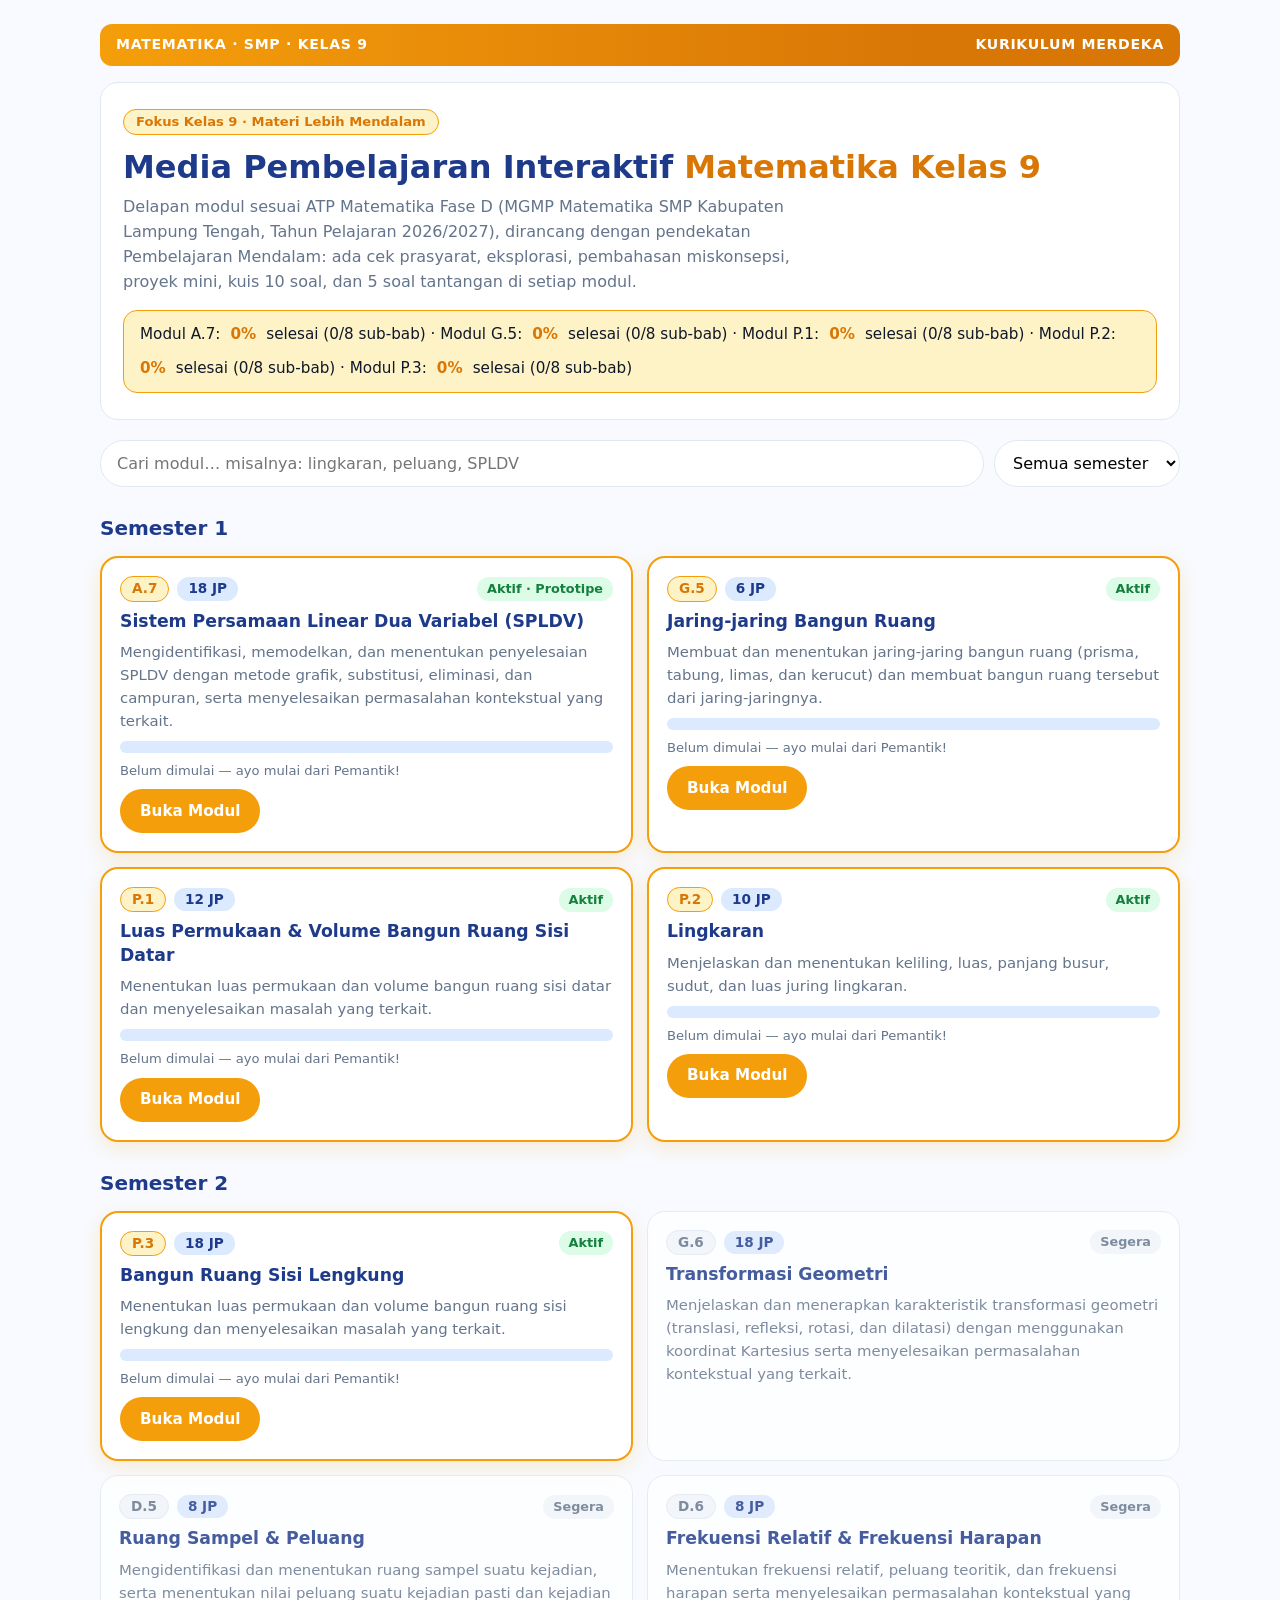
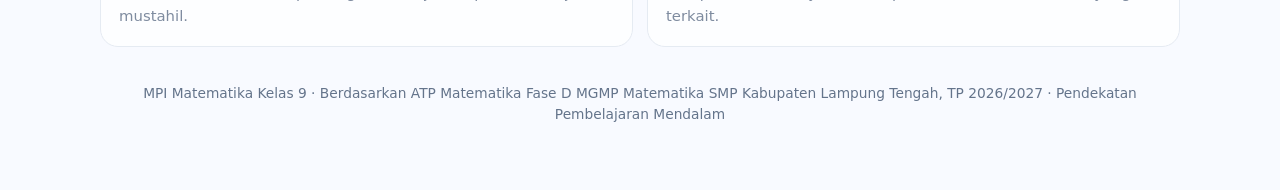
<file: index.html>
<!DOCTYPE html>
<html lang="id">
<head>
<meta charset="UTF-8">
<meta name="viewport" content="width=device-width, initial-scale=1.0">
<title>MPI Matematika Kelas 9 — Media Pembelajaran Interaktif</title>
<meta name="description" content="Media Pembelajaran Interaktif Matematika SMP khusus Kelas 9, Kurikulum Merdeka, pendekatan Pembelajaran Mendalam.">
<link rel="stylesheet" href="assets/css/main.css">
</head>
<body>
<div class="wrap">

  <div class="pita-kelas"><span>Matematika · SMP · Kelas 9</span><span>Kurikulum Merdeka</span></div>

  <header class="hero">
    <span class="lencana">Fokus Kelas 9 · Materi Lebih Mendalam</span>
    <h1>Media Pembelajaran Interaktif <span class="sorot">Matematika Kelas 9</span></h1>
    <p>Delapan modul sesuai ATP Matematika Fase D (MGMP Matematika SMP Kabupaten Lampung Tengah, Tahun Pelajaran 2026/2027), dirancang dengan pendekatan Pembelajaran Mendalam: ada cek prasyarat, eksplorasi, pembahasan miskonsepsi, proyek mini, kuis 10 soal, dan 5 soal tantangan di setiap modul.</p>
    <div class="ringkasan" id="ringkasan-progres">Modul A.7: <b>0%</b> selesai (0/8 sub-bab)</div>
  </header>

  <div class="cari">
    <input type="search" id="cari-modul" placeholder="Cari modul… misalnya: lingkaran, peluang, SPLDV" aria-label="Cari modul">
    <select id="filter-semester" aria-label="Filter semester">
      <option value="semua">Semua semester</option>
      <option value="1">Semester 1</option>
      <option value="2">Semester 2</option>
    </select>
  </div>

  <h2 class="judul-semester">Semester 1</h2>
  <div class="grid-modul">
    <article class="kartu-modul aktif" data-semester="1" data-cari="a.7 spldv sistem persamaan linear dua variabel aljabar">
      <div class="kartu-atas"><span class="kode">A.7</span><span class="jp">18 JP</span><span class="status aktif">Aktif · Prototipe</span></div>
      <h3>Sistem Persamaan Linear Dua Variabel (SPLDV)</h3>
      <p>Mengidentifikasi, memodelkan, dan menentukan penyelesaian SPLDV dengan metode grafik, substitusi, eliminasi, dan campuran, serta menyelesaikan permasalahan kontekstual yang terkait.</p>
      <div class="progres"><div id="progres-a7-bar"></div></div>
      <div class="progres-teks" id="progres-a7-teks">Belum dimulai — ayo mulai dari Pemantik!</div>
      <p><a class="btn btn-amber" href="kelas-9/a7-spldv/index.html">Buka Modul</a></p>
    </article>

    <article class="kartu-modul aktif" data-semester="1" data-cari="g.5 jaring-jaring bangun ruang prisma tabung limas kerucut geometri">
      <div class="kartu-atas"><span class="kode">G.5</span><span class="jp">6 JP</span><span class="status aktif">Aktif</span></div>
      <h3>Jaring-jaring Bangun Ruang</h3>
      <p>Membuat dan menentukan jaring-jaring bangun ruang (prisma, tabung, limas, dan kerucut) dan membuat bangun ruang tersebut dari jaring-jaringnya.</p>
      <div class="progres"><div id="progres-g5-bar"></div></div>
      <div class="progres-teks" id="progres-g5-teks">Belum dimulai — ayo mulai dari Pemantik!</div>
      <p><a class="btn btn-amber" href="kelas-9/g5-jaring-jaring/index.html">Buka Modul</a></p>
    </article>

    <article class="kartu-modul aktif" data-semester="1" data-cari="p.1 luas permukaan volume bangun ruang sisi datar prisma limas pengukuran">
      <div class="kartu-atas"><span class="kode">P.1</span><span class="jp">12 JP</span><span class="status aktif">Aktif</span></div>
      <h3>Luas Permukaan &amp; Volume Bangun Ruang Sisi Datar</h3>
      <p>Menentukan luas permukaan dan volume bangun ruang sisi datar dan menyelesaikan masalah yang terkait.</p>
      <div class="progres"><div id="progres-p1-bar"></div></div>
      <div class="progres-teks" id="progres-p1-teks">Belum dimulai — ayo mulai dari Pemantik!</div>
      <p><a class="btn btn-amber" href="kelas-9/p1-luas-volume/index.html">Buka Modul</a></p>
    </article>

    <article class="kartu-modul aktif" data-semester="1" data-cari="p.2 lingkaran keliling luas busur sudut juring pengukuran">
      <div class="kartu-atas"><span class="kode">P.2</span><span class="jp">10 JP</span><span class="status aktif">Aktif</span></div>
      <h3>Lingkaran</h3>
      <p>Menjelaskan dan menentukan keliling, luas, panjang busur, sudut, dan luas juring lingkaran.</p>
      <div class="progres"><div id="progres-p2-bar"></div></div>
      <div class="progres-teks" id="progres-p2-teks">Belum dimulai — ayo mulai dari Pemantik!</div>
      <p><a class="btn btn-amber" href="kelas-9/p2-lingkaran/index.html">Buka Modul</a></p>
    </article>
  </div>

  <h2 class="judul-semester">Semester 2</h2>
  <div class="grid-modul">
    <article class="kartu-modul aktif" data-semester="2" data-cari="p.3 bangun ruang sisi lengkung tabung kerucut bola luas permukaan volume pengukuran">
      <div class="kartu-atas"><span class="kode">P.3</span><span class="jp">18 JP</span><span class="status aktif">Aktif</span></div>
      <h3>Bangun Ruang Sisi Lengkung</h3>
      <p>Menentukan luas permukaan dan volume bangun ruang sisi lengkung dan menyelesaikan masalah yang terkait.</p>
      <div class="progres"><div id="progres-p3-bar"></div></div>
      <div class="progres-teks" id="progres-p3-teks">Belum dimulai — ayo mulai dari Pemantik!</div>
      <p><a class="btn btn-amber" href="kelas-9/p3-sisi-lengkung/index.html">Buka Modul</a></p>
    </article>

    <article class="kartu-modul segera" data-semester="2" data-cari="g.6 transformasi geometri translasi refleksi rotasi dilatasi koordinat kartesius">
      <div class="kartu-atas"><span class="kode">G.6</span><span class="jp">18 JP</span><span class="status segera">Segera</span></div>
      <h3>Transformasi Geometri</h3>
      <p>Menjelaskan dan menerapkan karakteristik transformasi geometri (translasi, refleksi, rotasi, dan dilatasi) dengan menggunakan koordinat Kartesius serta menyelesaikan permasalahan kontekstual yang terkait.</p>
    </article>

    <article class="kartu-modul segera" data-semester="2" data-cari="d.5 ruang sampel peluang kejadian pasti mustahil data">
      <div class="kartu-atas"><span class="kode">D.5</span><span class="jp">8 JP</span><span class="status segera">Segera</span></div>
      <h3>Ruang Sampel &amp; Peluang</h3>
      <p>Mengidentifikasi dan menentukan ruang sampel suatu kejadian, serta menentukan nilai peluang suatu kejadian pasti dan kejadian mustahil.</p>
    </article>

    <article class="kartu-modul segera" data-semester="2" data-cari="d.6 frekuensi relatif frekuensi harapan peluang teoritik data">
      <div class="kartu-atas"><span class="kode">D.6</span><span class="jp">8 JP</span><span class="status segera">Segera</span></div>
      <h3>Frekuensi Relatif &amp; Frekuensi Harapan</h3>
      <p>Menentukan frekuensi relatif, peluang teoritik, dan frekuensi harapan serta menyelesaikan permasalahan kontekstual yang terkait.</p>
    </article>
  </div>

  <div class="kosong" id="hasil-kosong">Tidak ada modul yang cocok dengan pencarianmu. Coba kata kunci lain.</div>

  <footer class="situs">
    MPI Matematika Kelas 9 · Berdasarkan ATP Matematika Fase D MGMP Matematika SMP Kabupaten Lampung Tengah, TP 2026/2027 · Pendekatan Pembelajaran Mendalam
  </footer>
</div>
<script src="assets/js/main.js"></script>
</body>
</html>
</file>
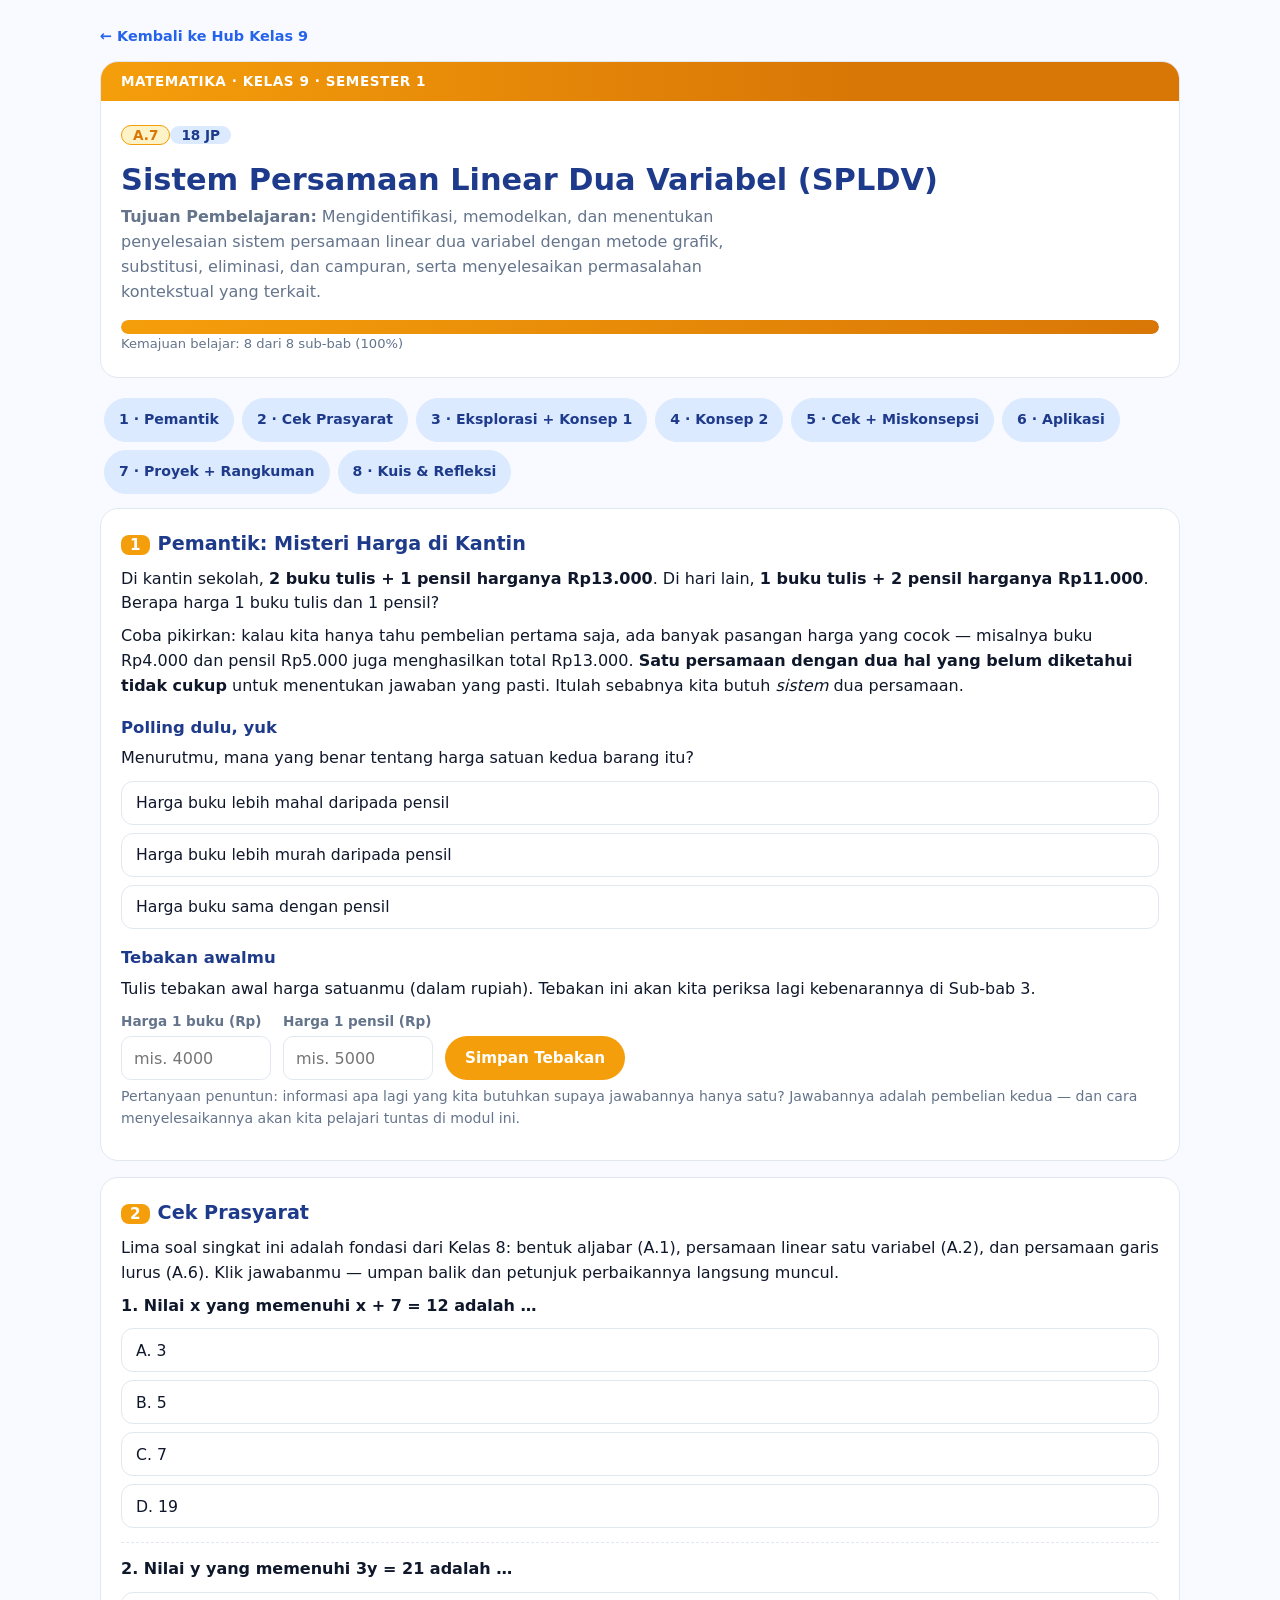
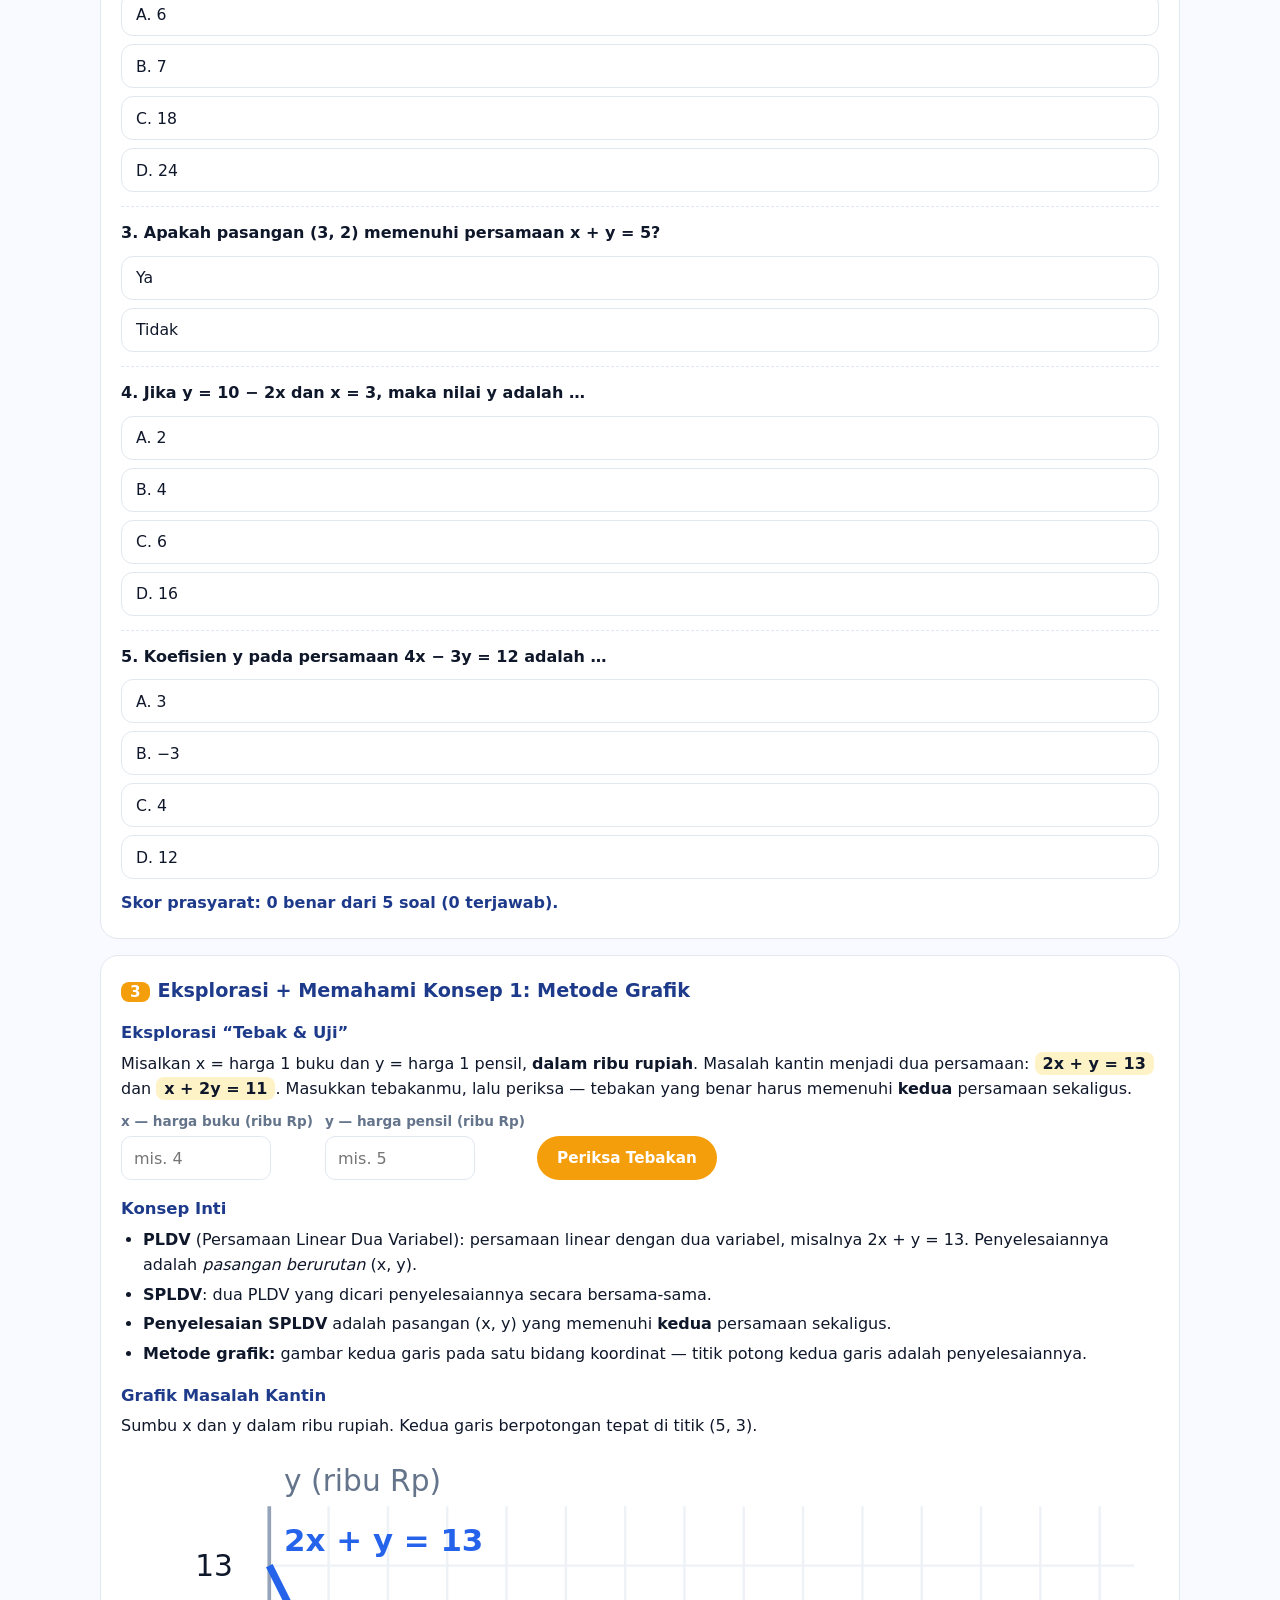
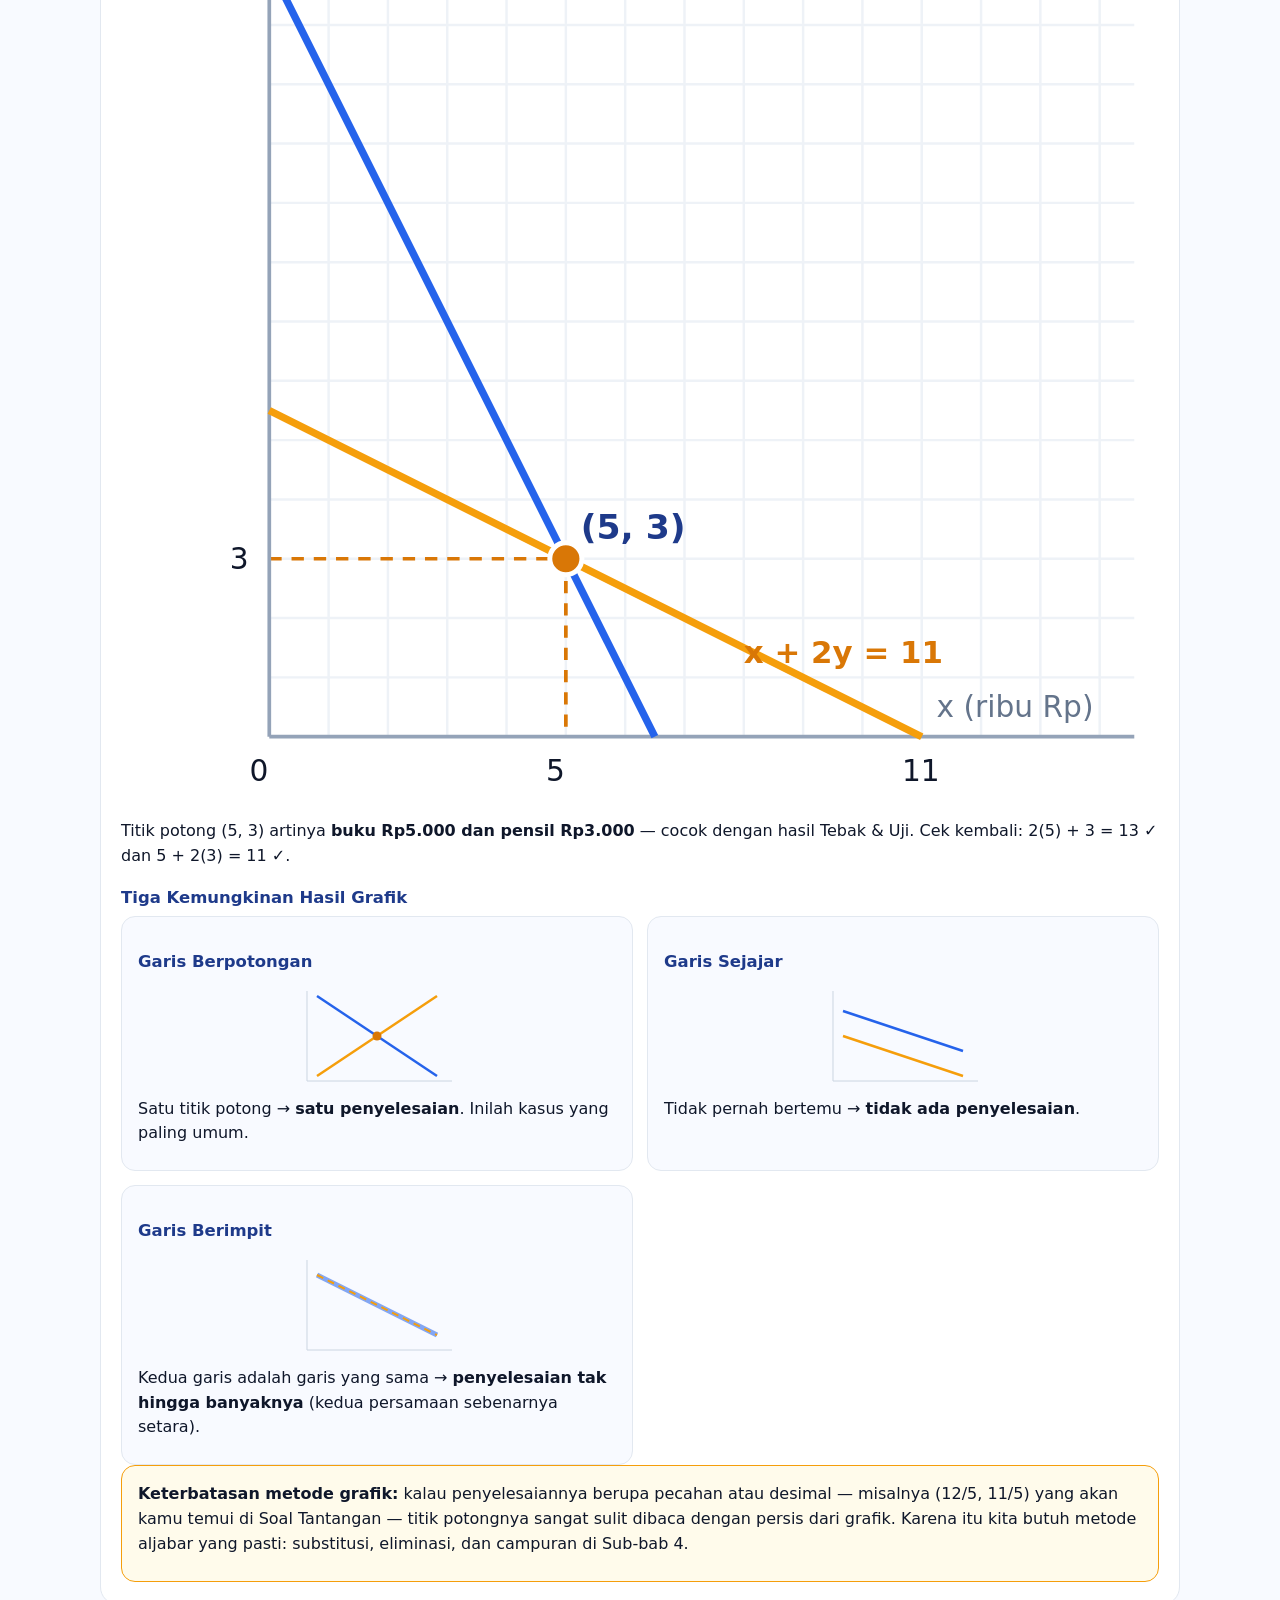
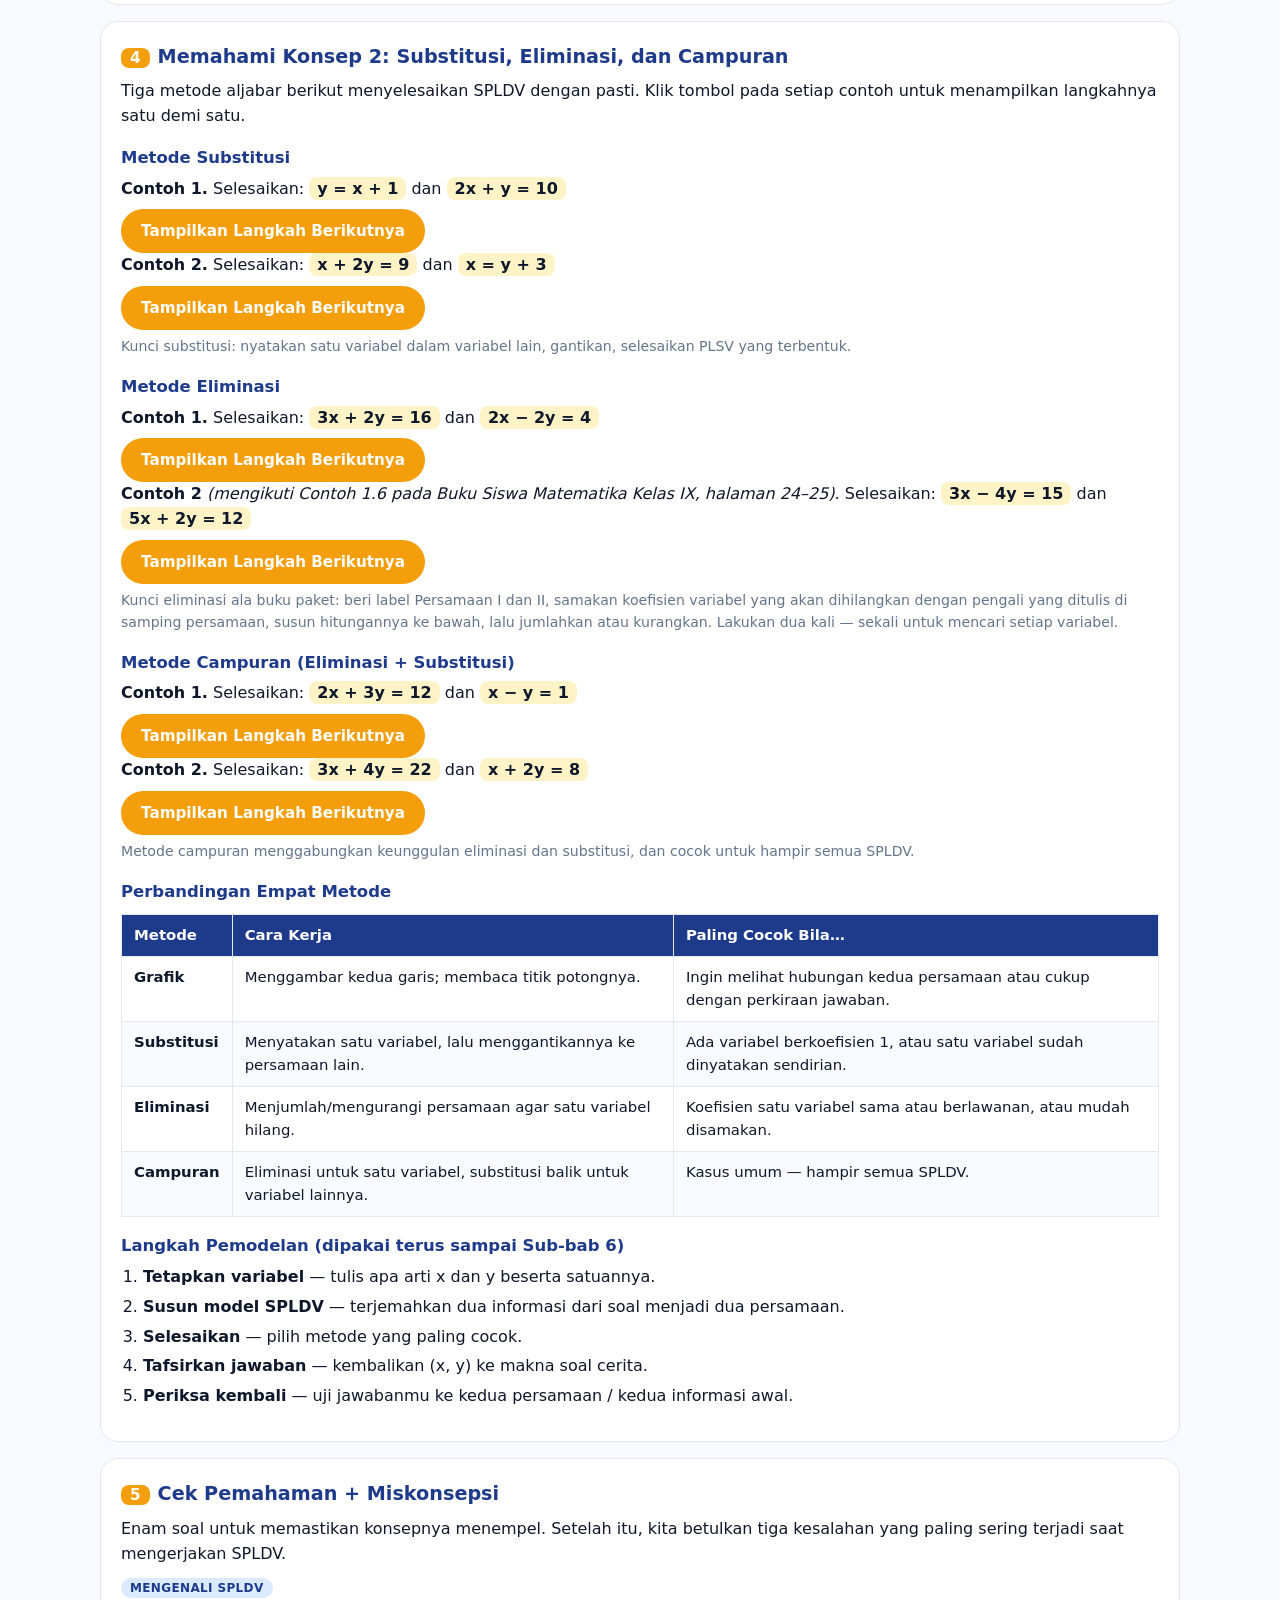
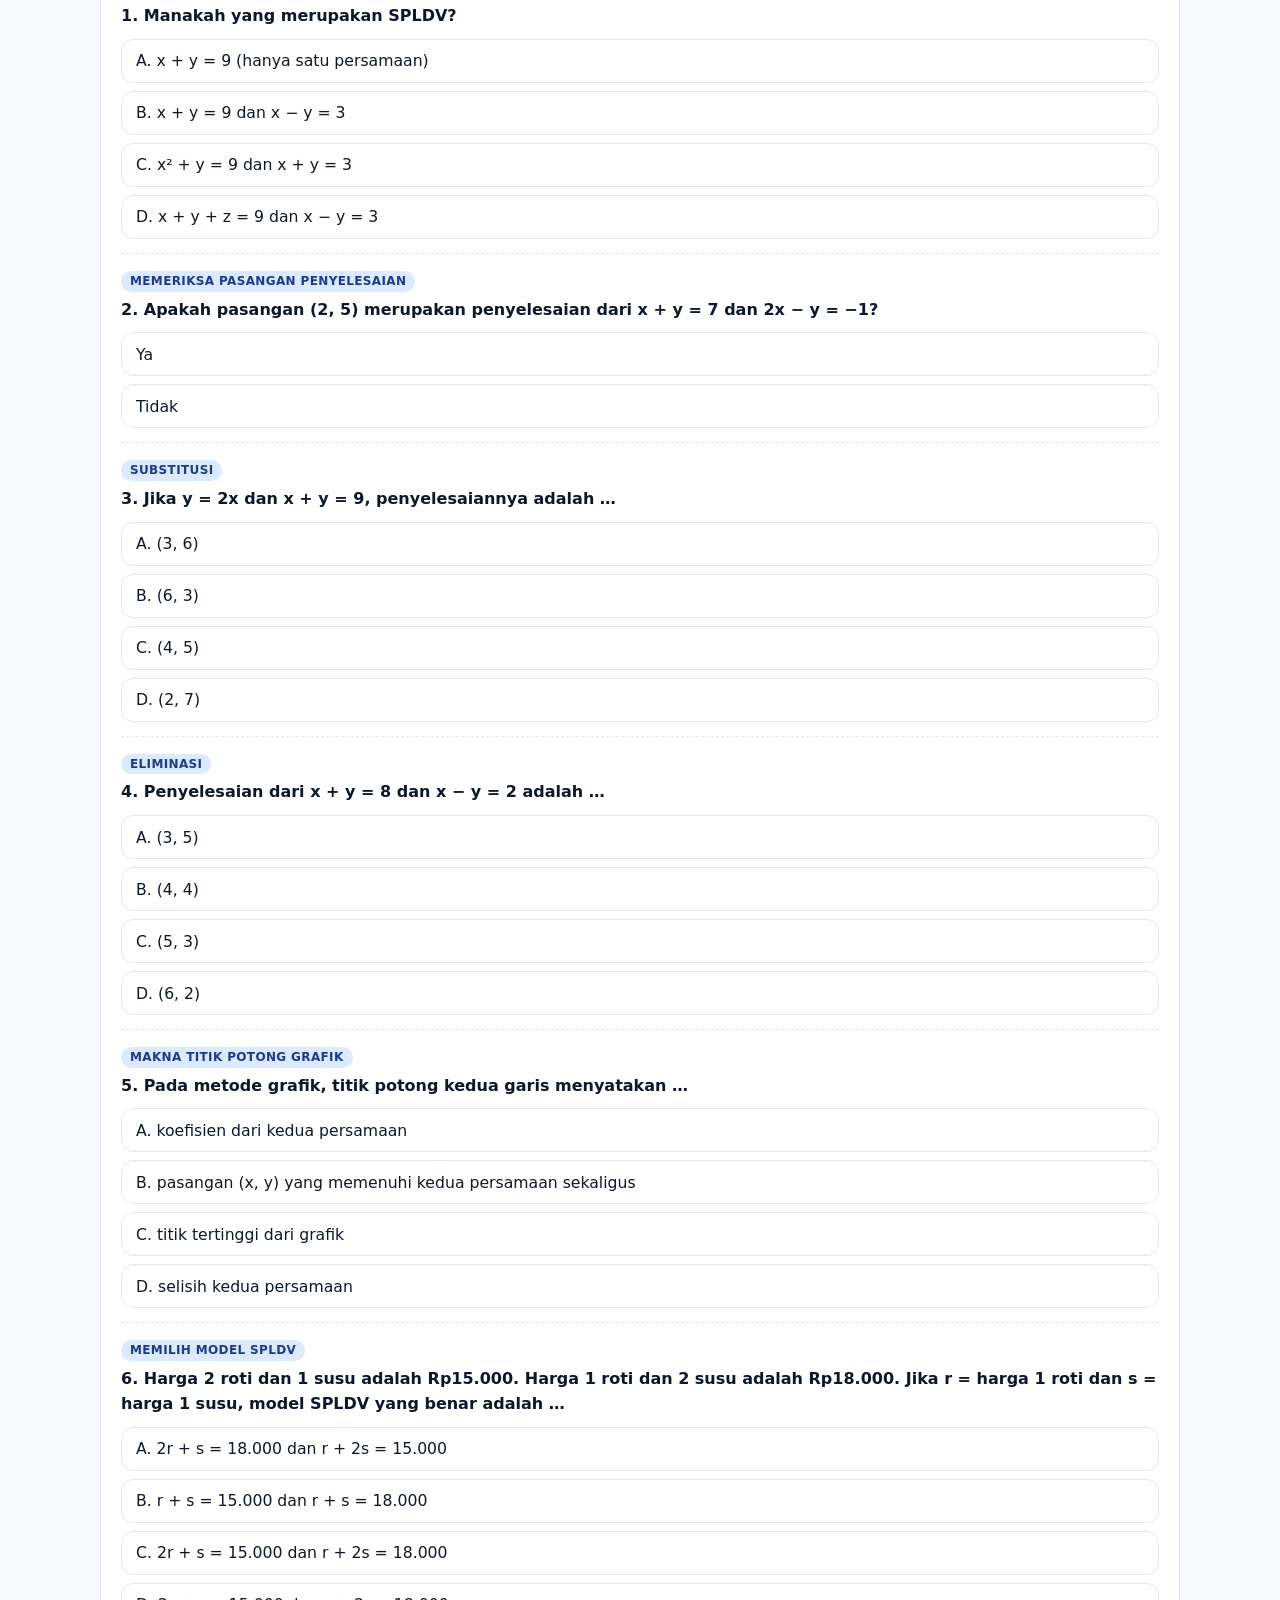
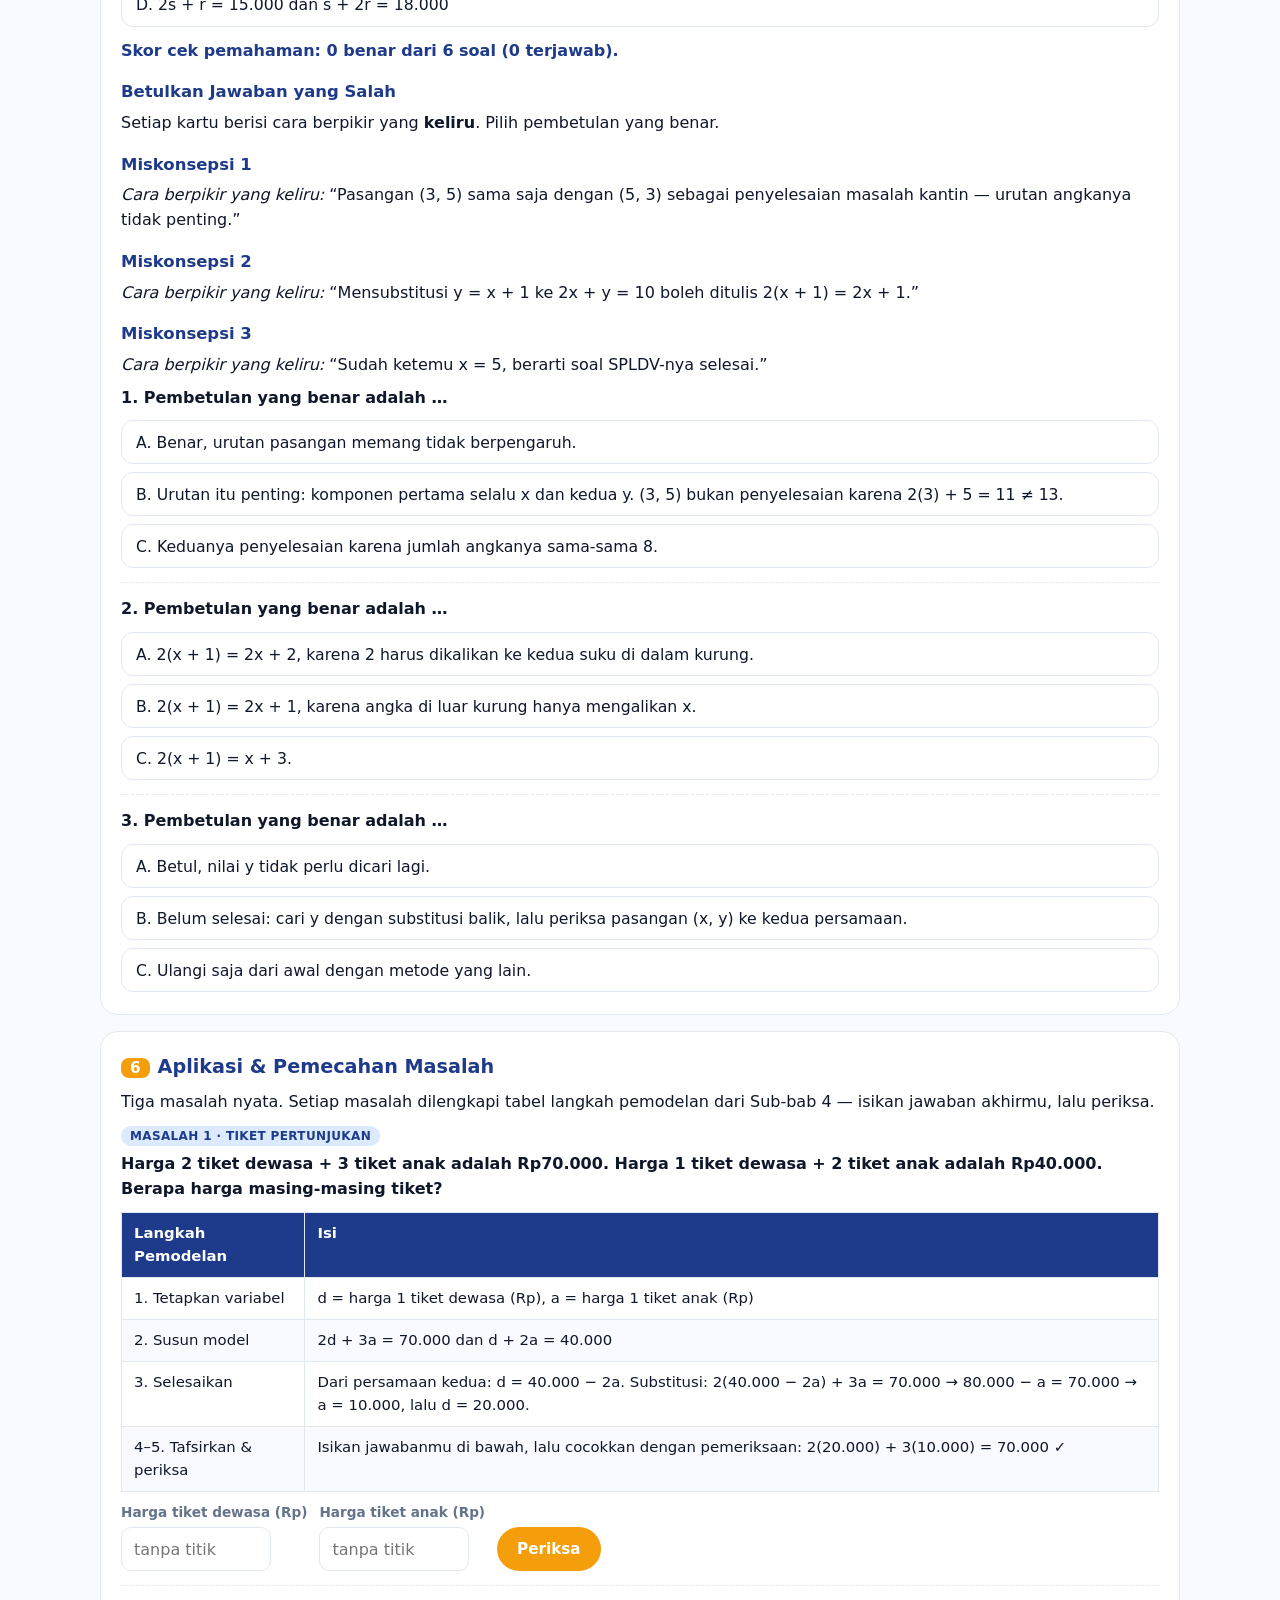
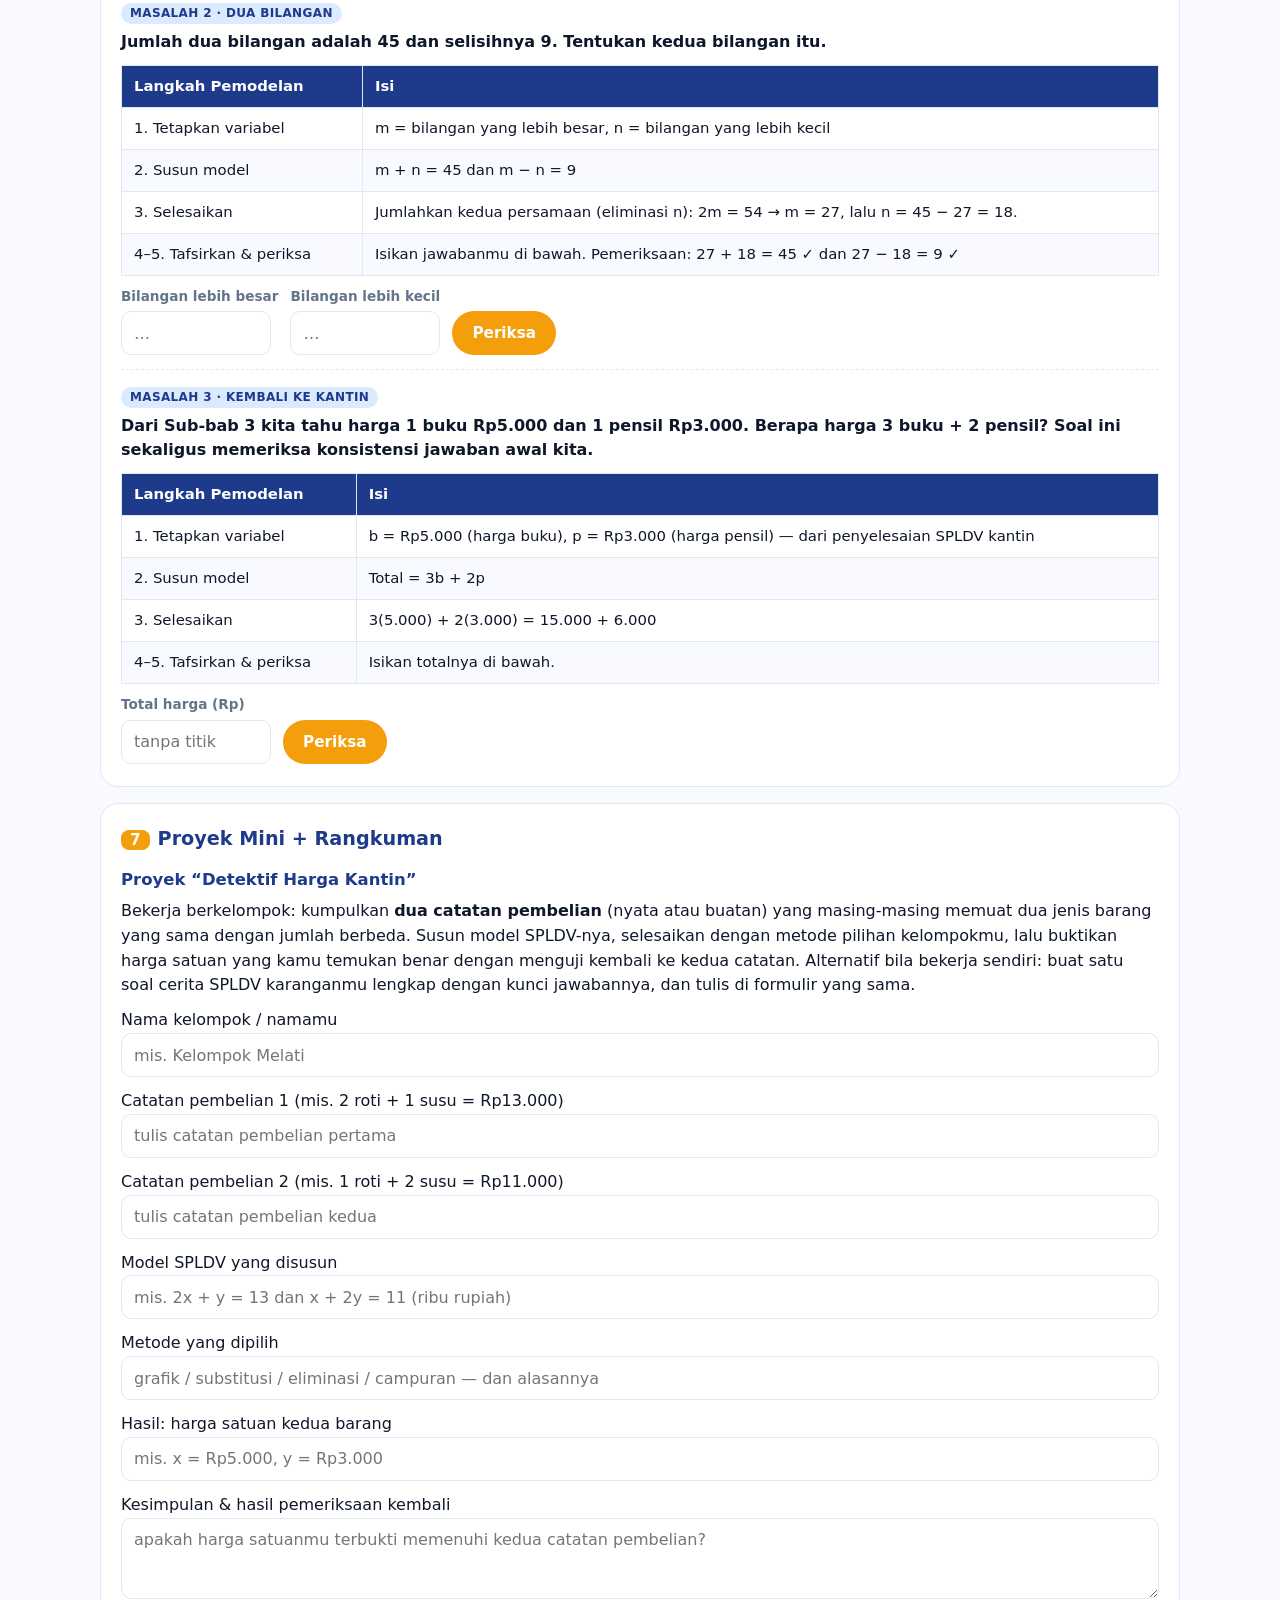
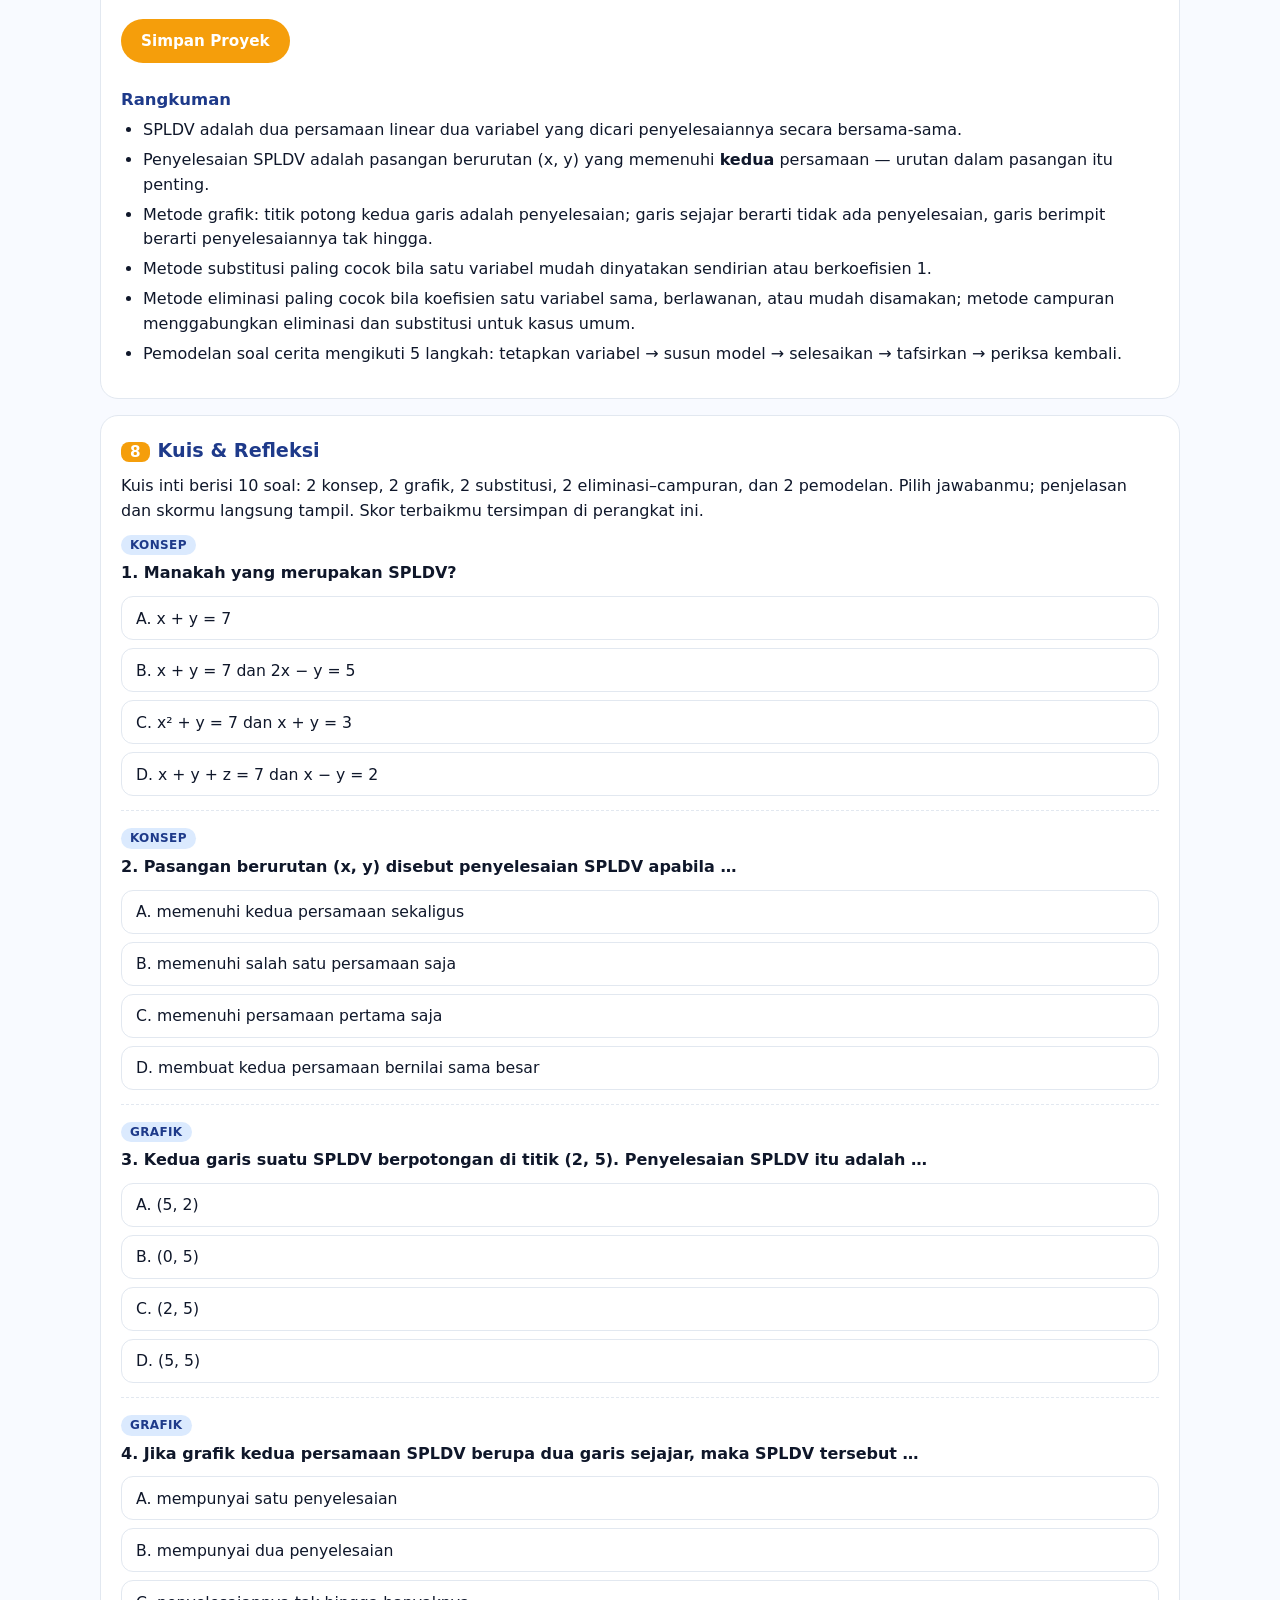
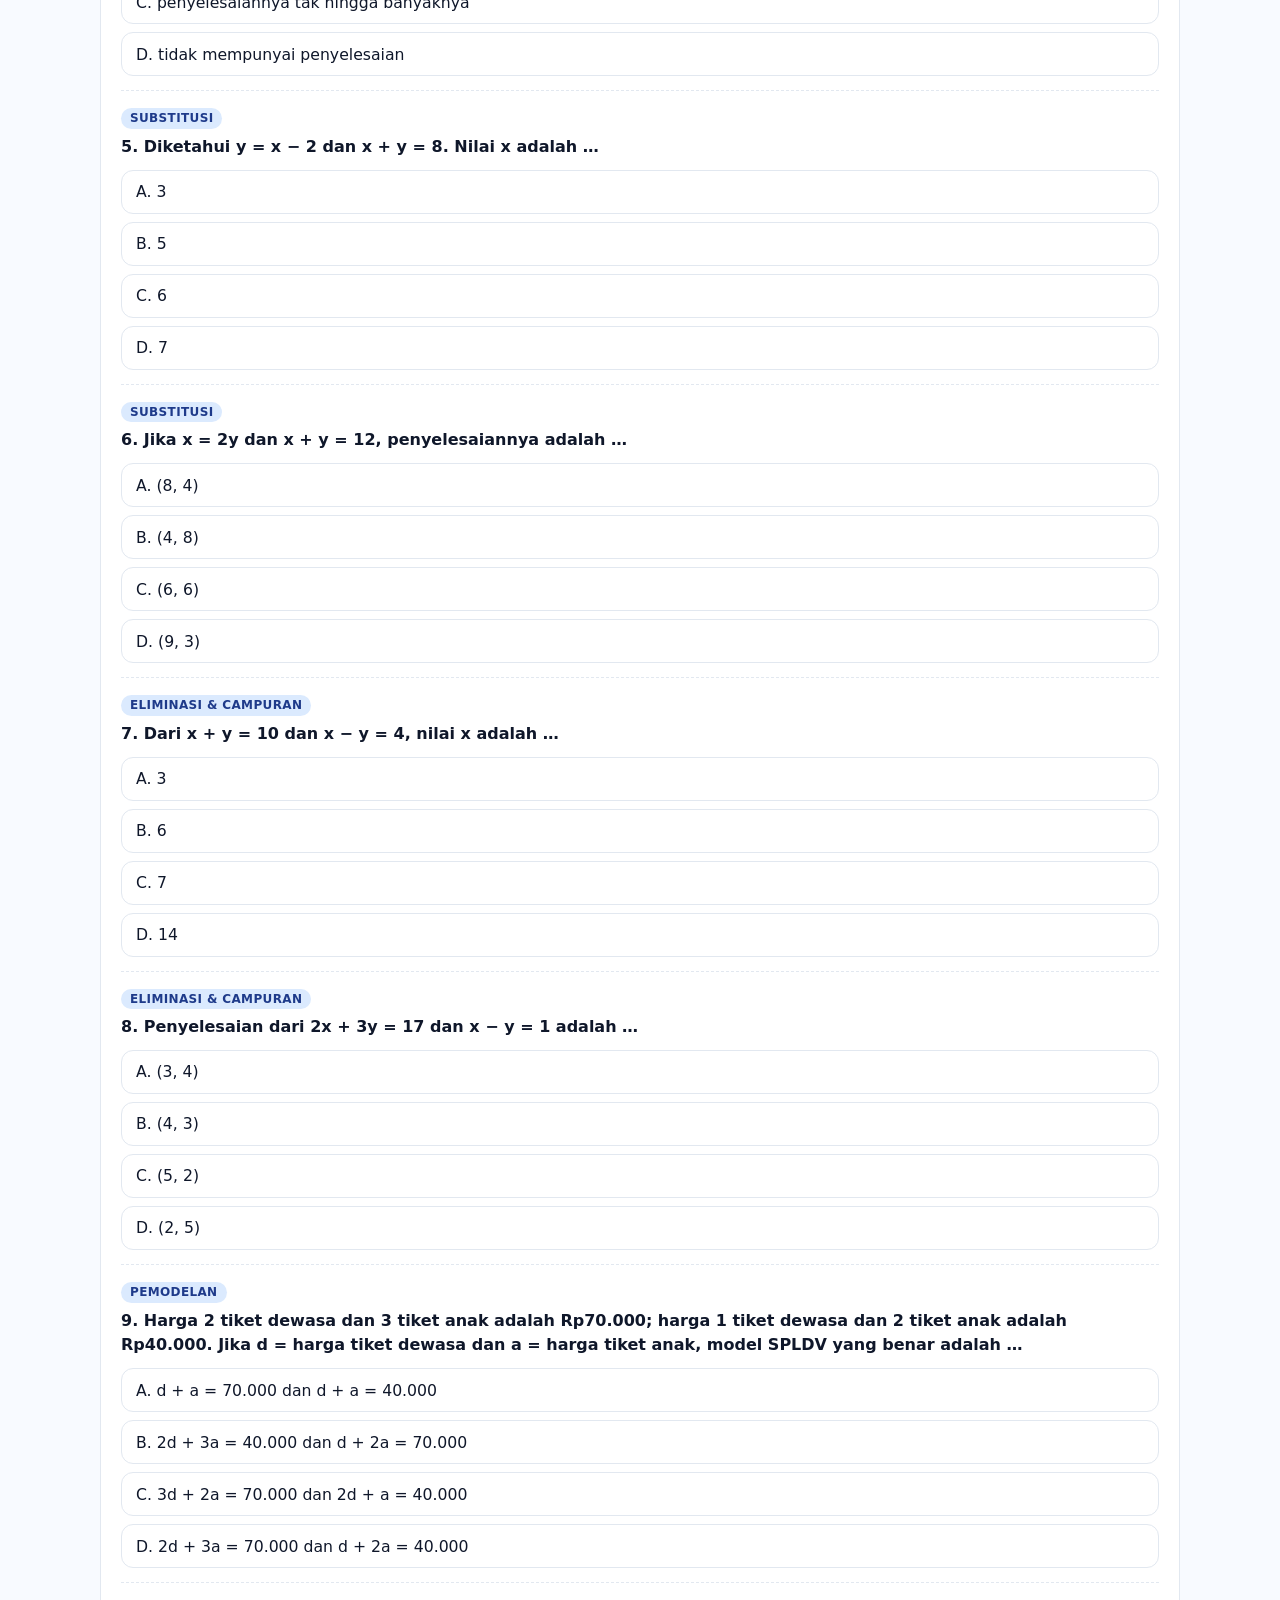
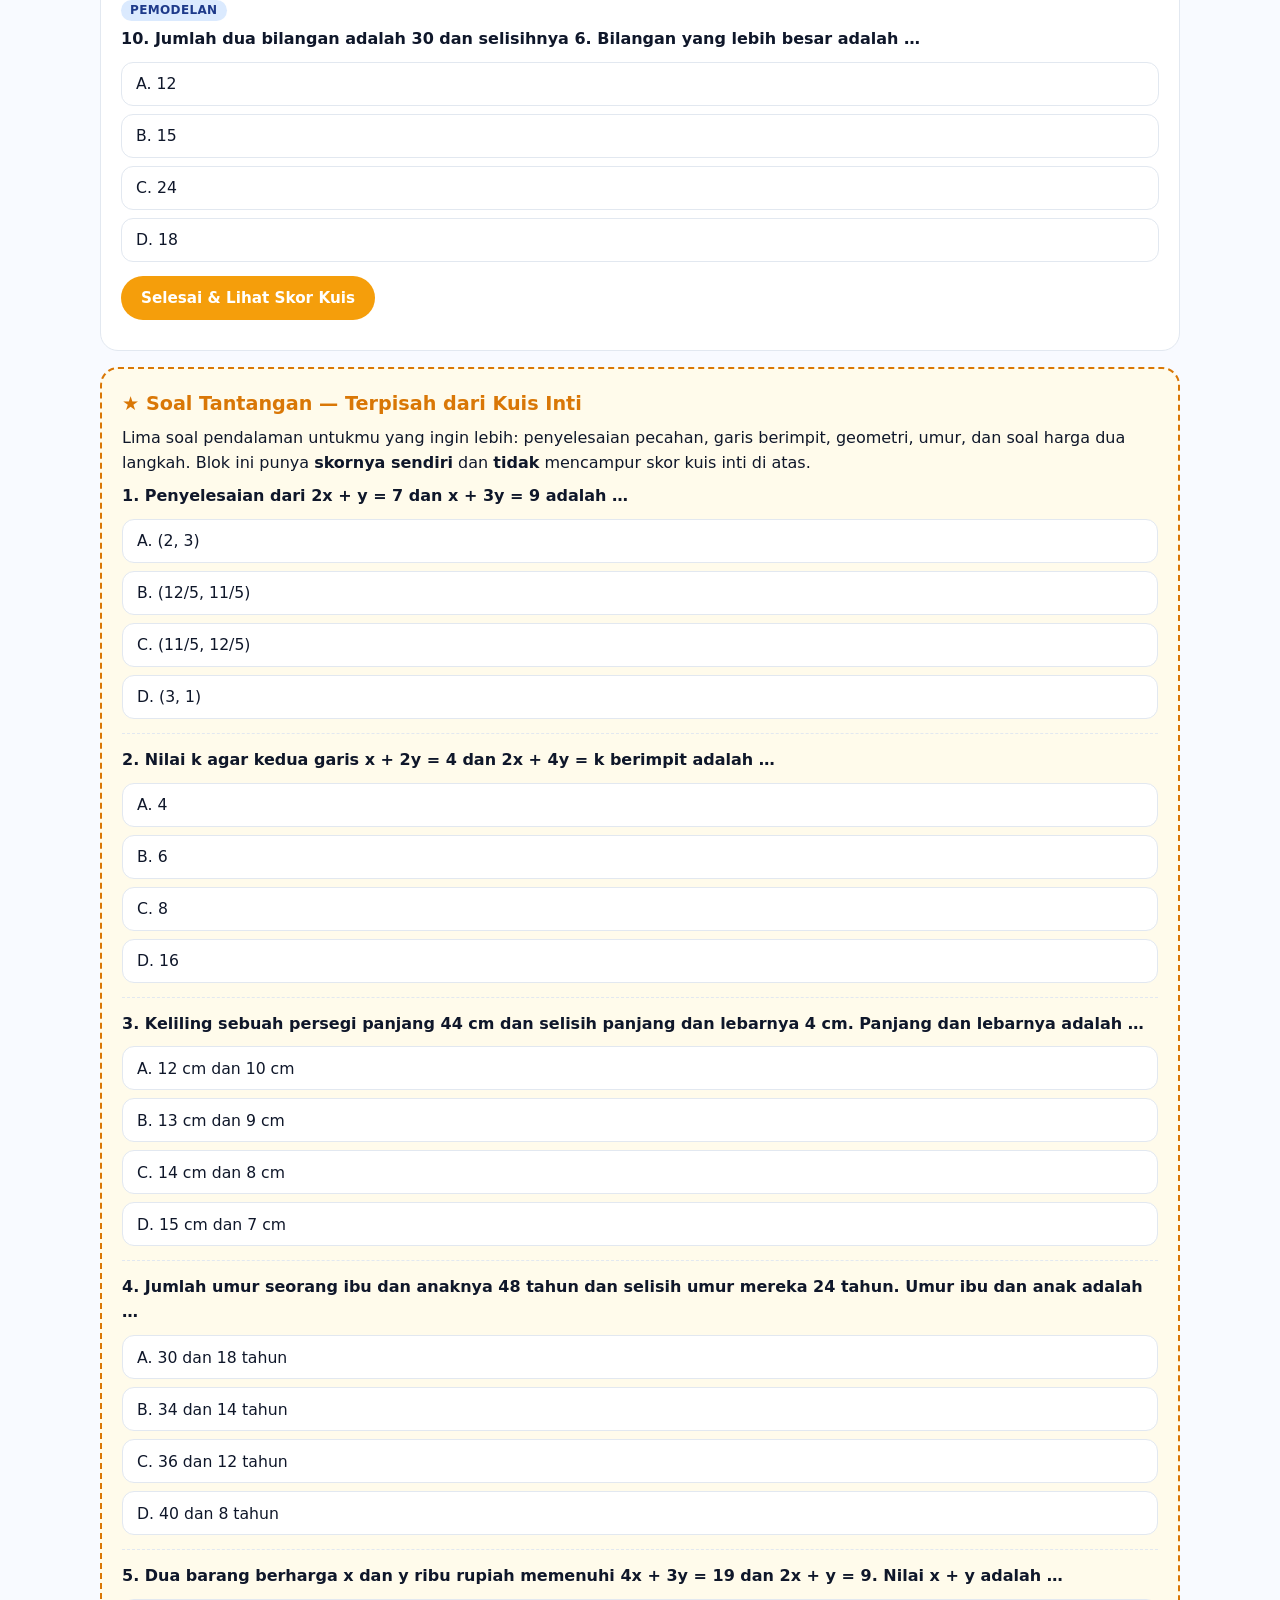
<file: kelas-9/a7-spldv/index.html>
<!DOCTYPE html>
<html lang="id">
<head>
<meta charset="UTF-8">
<meta name="viewport" content="width=device-width, initial-scale=1.0">
<title>A.7 SPLDV — MPI Matematika Kelas 9</title>
<meta name="description" content="Modul interaktif A.7 Sistem Persamaan Linear Dua Variabel (SPLDV), Matematika Kelas 9, 18 JP.">
<link rel="stylesheet" href="../../assets/css/main.css">
<link rel="stylesheet" href="style.css">
</head>
<body>
<div class="wrap">

  <a class="kembali" href="../../index.html">← Kembali ke Hub Kelas 9</a>

  <header class="modul">
    <div class="pita">Matematika · Kelas 9 · Semester 1</div>
    <div class="isi-header">
      <span class="kode">A.7</span><span class="jp">18 JP</span>
      <h1>Sistem Persamaan Linear Dua Variabel (SPLDV)</h1>
      <p><b>Tujuan Pembelajaran:</b> Mengidentifikasi, memodelkan, dan menentukan penyelesaian sistem persamaan linear dua variabel dengan metode grafik, substitusi, eliminasi, dan campuran, serta menyelesaikan permasalahan kontekstual yang terkait.</p>
      <div class="baris-progres">
        <div class="progres"><div id="bar-progres"></div></div>
        <div class="progres-teks" id="teks-progres">Kemajuan belajar: 0 dari 8 sub-bab</div>
      </div>
    </div>
  </header>

  <nav class="pil" id="pil-sub" aria-label="Navigasi sub-bab">
    <a href="#sub1">1 · Pemantik</a>
    <a href="#sub2">2 · Cek Prasyarat</a>
    <a href="#sub3">3 · Eksplorasi + Konsep 1</a>
    <a href="#sub4">4 · Konsep 2</a>
    <a href="#sub5">5 · Cek + Miskonsepsi</a>
    <a href="#sub6">6 · Aplikasi</a>
    <a href="#sub7">7 · Proyek + Rangkuman</a>
    <a href="#sub8">8 · Kuis &amp; Refleksi</a>
  </nav>

  <!-- ================= SUB-BAB 1 ================= -->
  <section class="kartu" id="sub1">
    <h2><span class="no">1</span>Pemantik: Misteri Harga di Kantin</h2>
    <p>Di kantin sekolah, <b>2 buku tulis + 1 pensil harganya Rp13.000</b>. Di hari lain, <b>1 buku tulis + 2 pensil harganya Rp11.000</b>. Berapa harga 1 buku tulis dan 1 pensil?</p>
    <p>Coba pikirkan: kalau kita hanya tahu pembelian pertama saja, ada banyak pasangan harga yang cocok — misalnya buku Rp4.000 dan pensil Rp5.000 juga menghasilkan total Rp13.000. <b>Satu persamaan dengan dua hal yang belum diketahui tidak cukup</b> untuk menentukan jawaban yang pasti. Itulah sebabnya kita butuh <i>sistem</i> dua persamaan.</p>
    <h3>Polling dulu, yuk</h3>
    <p>Menurutmu, mana yang benar tentang harga satuan kedua barang itu?</p>
    <div class="opsi-grup" id="polling">
      <button class="opsi" data-poll="mahal">Harga buku lebih mahal daripada pensil</button>
      <button class="opsi" data-poll="murah">Harga buku lebih murah daripada pensil</button>
      <button class="opsi" data-poll="sama">Harga buku sama dengan pensil</button>
    </div>
    <div class="umpan info" id="polling-umpan"></div>
    <h3>Tebakan awalmu</h3>
    <p>Tulis tebakan awal harga satuanmu (dalam rupiah). Tebakan ini akan kita periksa lagi kebenarannya di Sub-bab 3.</p>
    <div class="baris-input">
      <div><label for="tebak-buku">Harga 1 buku (Rp)</label><input type="number" id="tebak-buku" min="0" step="100" placeholder="mis. 4000"></div>
      <div><label for="tebak-pensil">Harga 1 pensil (Rp)</label><input type="number" id="tebak-pensil" min="0" step="100" placeholder="mis. 5000"></div>
      <button class="btn btn-amber" id="simpan-tebakan">Simpan Tebakan</button>
      <span class="tersimpan" id="tebakan-tersimpan">Tersimpan ✓</span>
    </div>
    <p class="remedial">Pertanyaan penuntun: informasi apa lagi yang kita butuhkan supaya jawabannya hanya satu? Jawabannya adalah pembelian kedua — dan cara menyelesaikannya akan kita pelajari tuntas di modul ini.</p>
  </section>

  <!-- ================= SUB-BAB 2 ================= -->
  <section class="kartu" id="sub2">
    <h2><span class="no">2</span>Cek Prasyarat</h2>
    <p>Lima soal singkat ini adalah fondasi dari Kelas 8: bentuk aljabar (A.1), persamaan linear satu variabel (A.2), dan persamaan garis lurus (A.6). Klik jawabanmu — umpan balik dan petunjuk perbaikannya langsung muncul.</p>
    <div id="prasyarat-wadah"></div>
    <div class="skor-baris" id="prasyarat-skor"></div>
  </section>

  <!-- ================= SUB-BAB 3 ================= -->
  <section class="kartu" id="sub3">
    <h2><span class="no">3</span>Eksplorasi + Memahami Konsep 1: Metode Grafik</h2>
    <h3>Eksplorasi “Tebak &amp; Uji”</h3>
    <p>Misalkan <span class="mono">x</span> = harga 1 buku dan <span class="mono">y</span> = harga 1 pensil, <b>dalam ribu rupiah</b>. Masalah kantin menjadi dua persamaan: <span class="rumus">2x + y = 13</span> dan <span class="rumus">x + 2y = 11</span>. Masukkan tebakanmu, lalu periksa — tebakan yang benar harus memenuhi <b>kedua</b> persamaan sekaligus.</p>
    <div class="baris-input">
      <div><label for="uji-x">x — harga buku (ribu Rp)</label><input type="number" id="uji-x" step="0.5" placeholder="mis. 4"></div>
      <div><label for="uji-y">y — harga pensil (ribu Rp)</label><input type="number" id="uji-y" step="0.5" placeholder="mis. 5"></div>
      <button class="btn btn-amber" id="tombol-uji">Periksa Tebakan</button>
    </div>
    <div class="umpan info" id="uji-umpan-1"></div>
    <div class="umpan info" id="uji-umpan-2"></div>
    <div class="umpan" id="uji-umpan-hasil"></div>
    <p class="remedial" id="uji-bandingkan"></p>

    <h3>Konsep Inti</h3>
    <ul>
      <li><b>PLDV</b> (Persamaan Linear Dua Variabel): persamaan linear dengan dua variabel, misalnya 2x + y = 13. Penyelesaiannya adalah <i>pasangan berurutan</i> (x, y).</li>
      <li><b>SPLDV</b>: dua PLDV yang dicari penyelesaiannya secara bersama-sama.</li>
      <li><b>Penyelesaian SPLDV</b> adalah pasangan (x, y) yang memenuhi <b>kedua</b> persamaan sekaligus.</li>
      <li><b>Metode grafik:</b> gambar kedua garis pada satu bidang koordinat — titik potong kedua garis adalah penyelesaiannya.</li>
    </ul>

    <h3>Grafik Masalah Kantin</h3>
    <p>Sumbu x dan y dalam ribu rupiah. Kedua garis berpotongan tepat di titik (5, 3).</p>
    <svg viewBox="0 0 420 390" role="img" aria-label="Grafik garis 2x+y=13 dan x+2y=11 berpotongan di titik (5,3)">
      <!-- grid per satuan (skala 24px per satuan, titik asal (60,360)) -->
      <g stroke="#EEF2F7" stroke-width="1">
        <line x1="84" y1="24" x2="84" y2="360"/><line x1="108" y1="24" x2="108" y2="360"/><line x1="132" y1="24" x2="132" y2="360"/><line x1="156" y1="24" x2="156" y2="360"/><line x1="180" y1="24" x2="180" y2="360"/><line x1="204" y1="24" x2="204" y2="360"/><line x1="228" y1="24" x2="228" y2="360"/><line x1="252" y1="24" x2="252" y2="360"/><line x1="276" y1="24" x2="276" y2="360"/><line x1="300" y1="24" x2="300" y2="360"/><line x1="324" y1="24" x2="324" y2="360"/><line x1="348" y1="24" x2="348" y2="360"/><line x1="372" y1="24" x2="372" y2="360"/><line x1="396" y1="24" x2="396" y2="360"/>
        <line x1="60" y1="336" x2="410" y2="336"/><line x1="60" y1="312" x2="410" y2="312"/><line x1="60" y1="288" x2="410" y2="288"/><line x1="60" y1="264" x2="410" y2="264"/><line x1="60" y1="240" x2="410" y2="240"/><line x1="60" y1="216" x2="410" y2="216"/><line x1="60" y1="192" x2="410" y2="192"/><line x1="60" y1="168" x2="410" y2="168"/><line x1="60" y1="144" x2="410" y2="144"/><line x1="60" y1="120" x2="410" y2="120"/><line x1="60" y1="96" x2="410" y2="96"/><line x1="60" y1="72" x2="410" y2="72"/><line x1="60" y1="48" x2="410" y2="48"/>
      </g>
      <!-- garis penuntun ke titik potong -->
      <line x1="180" y1="288" x2="180" y2="360" stroke="#D97706" stroke-width="1.5" stroke-dasharray="5 4"/>
      <line x1="60" y1="288" x2="180" y2="288" stroke="#D97706" stroke-width="1.5" stroke-dasharray="5 4"/>
      <!-- sumbu -->
      <line x1="60" y1="24" x2="60" y2="360" stroke="#94A3B8" stroke-width="1.5"/>
      <line x1="60" y1="360" x2="410" y2="360" stroke="#94A3B8" stroke-width="1.5"/>
      <!-- garis persamaan -->
      <line x1="60" y1="48" x2="216" y2="360" stroke="#2563EB" stroke-width="3"/>
      <line x1="60" y1="228" x2="324" y2="360" stroke="#F59E0B" stroke-width="3"/>
      <circle cx="180" cy="288" r="6.5" fill="#D97706" stroke="#fff" stroke-width="2"/>
      <!-- label -->
      <text x="186" y="280" font-size="14" font-weight="700" fill="#1E3A8A">(5, 3)</text>
      <text x="66" y="42" font-size="12.5" font-weight="700" fill="#2563EB">2x + y = 13</text>
      <text x="252" y="330" font-size="12.5" font-weight="700" fill="#D97706">x + 2y = 11</text>
      <text x="172" y="378" font-size="12" fill="#0F172A">5</text>
      <text x="316" y="378" font-size="12" fill="#0F172A">11</text>
      <text x="44" y="292" font-size="12" fill="#0F172A">3</text>
      <text x="30" y="52" font-size="12" fill="#0F172A">13</text>
      <text x="52" y="378" font-size="12" fill="#0F172A">0</text>
      <text x="330" y="352" font-size="12" fill="#64748B">x (ribu Rp)</text>
      <text x="66" y="18" font-size="12" fill="#64748B">y (ribu Rp)</text>
    </svg>
    <p>Titik potong (5, 3) artinya <b>buku Rp5.000 dan pensil Rp3.000</b> — cocok dengan hasil Tebak &amp; Uji. Cek kembali: 2(5) + 3 = 13 ✓ dan 5 + 2(3) = 11 ✓.</p>

    <h3>Tiga Kemungkinan Hasil Grafik</h3>
    <div class="grid">
      <div class="kotak kartu-kasus">
        <h3>Garis Berpotongan</h3>
        <svg viewBox="0 0 160 110" width="160" role="img" aria-label="Dua garis berpotongan">
          <line x1="10" y1="10" x2="10" y2="100" stroke="#CBD5E1"/><line x1="10" y1="100" x2="155" y2="100" stroke="#CBD5E1"/>
          <line x1="20" y1="15" x2="140" y2="95" stroke="#2563EB" stroke-width="2.5"/>
          <line x1="20" y1="95" x2="140" y2="15" stroke="#F59E0B" stroke-width="2.5"/>
          <circle cx="80" cy="55" r="4.5" fill="#D97706"/>
        </svg>
        <p>Satu titik potong → <b>satu penyelesaian</b>. Inilah kasus yang paling umum.</p>
      </div>
      <div class="kotak kartu-kasus">
        <h3>Garis Sejajar</h3>
        <svg viewBox="0 0 160 110" width="160" role="img" aria-label="Dua garis sejajar">
          <line x1="10" y1="10" x2="10" y2="100" stroke="#CBD5E1"/><line x1="10" y1="100" x2="155" y2="100" stroke="#CBD5E1"/>
          <line x1="20" y1="30" x2="140" y2="70" stroke="#2563EB" stroke-width="2.5"/>
          <line x1="20" y1="55" x2="140" y2="95" stroke="#F59E0B" stroke-width="2.5"/>
        </svg>
        <p>Tidak pernah bertemu → <b>tidak ada penyelesaian</b>.</p>
      </div>
      <div class="kotak kartu-kasus">
        <h3>Garis Berimpit</h3>
        <svg viewBox="0 0 160 110" width="160" role="img" aria-label="Dua garis berimpit">
          <line x1="10" y1="10" x2="10" y2="100" stroke="#CBD5E1"/><line x1="10" y1="100" x2="155" y2="100" stroke="#CBD5E1"/>
          <line x1="20" y1="25" x2="140" y2="85" stroke="#2563EB" stroke-width="5" opacity=".55"/>
          <line x1="20" y1="25" x2="140" y2="85" stroke="#F59E0B" stroke-width="2" stroke-dasharray="7 5"/>
        </svg>
        <p>Kedua garis adalah garis yang sama → <b>penyelesaian tak hingga banyaknya</b> (kedua persamaan sebenarnya setara).</p>
      </div>
    </div>

    <div class="kotak amber">
      <p><b>Keterbatasan metode grafik:</b> kalau penyelesaiannya berupa pecahan atau desimal — misalnya (12/5, 11/5) yang akan kamu temui di Soal Tantangan — titik potongnya sangat sulit dibaca dengan persis dari grafik. Karena itu kita butuh metode aljabar yang pasti: substitusi, eliminasi, dan campuran di Sub-bab 4.</p>
    </div>
  </section>

  <!-- ================= SUB-BAB 4 ================= -->
  <section class="kartu" id="sub4">
    <h2><span class="no">4</span>Memahami Konsep 2: Substitusi, Eliminasi, dan Campuran</h2>
    <p>Tiga metode aljabar berikut menyelesaikan SPLDV dengan pasti. Klik tombol pada setiap contoh untuk menampilkan langkahnya satu demi satu.</p>

    <h3>Metode Substitusi</h3>
    <p><b>Contoh 1.</b> Selesaikan: <span class="rumus">y = x + 1</span> dan <span class="rumus">2x + y = 10</span></p>
    <button class="btn btn-amber btn-langkah" data-target="langkah-substitusi">Tampilkan Langkah Berikutnya</button>
    <div id="langkah-substitusi">
      <div class="langkah"><p><b>Langkah 1:</b> Persamaan pertama sudah menyatakan y sendirian: y = x + 1.</p></div>
      <div class="langkah"><p><b>Langkah 2:</b> Gantikan y pada persamaan kedua: 2x + (x + 1) = 10. Perhatikan tanda kurungnya!</p></div>
      <div class="langkah"><p><b>Langkah 3:</b> 3x + 1 = 10 → 3x = 9 → <b>x = 3</b>.</p></div>
      <div class="langkah"><p><b>Langkah 4:</b> Substitusi balik: y = 3 + 1 = <b>4</b>. Penyelesaiannya (3, 4). Periksa: 2(3) + 4 = 10 ✓.</p></div>
    </div>
    <p><b>Contoh 2.</b> Selesaikan: <span class="rumus">x + 2y = 9</span> dan <span class="rumus">x = y + 3</span></p>
    <button class="btn btn-amber btn-langkah" data-target="langkah-substitusi-2">Tampilkan Langkah Berikutnya</button>
    <div id="langkah-substitusi-2">
      <div class="langkah"><p><b>Langkah 1:</b> Kali ini persamaan kedua yang sudah menyatakan x sendirian: x = y + 3.</p></div>
      <div class="langkah"><p><b>Langkah 2:</b> Gantikan x pada persamaan pertama: (y + 3) + 2y = 9.</p></div>
      <div class="langkah"><p><b>Langkah 3:</b> 3y + 3 = 9 → 3y = 6 → <b>y = 2</b>.</p></div>
      <div class="langkah"><p><b>Langkah 4:</b> Substitusi balik: x = 2 + 3 = <b>5</b>. Penyelesaiannya (5, 2). Periksa: 5 + 2(2) = 9 ✓.</p></div>
    </div>
    <p class="remedial">Kunci substitusi: nyatakan satu variabel dalam variabel lain, gantikan, selesaikan PLSV yang terbentuk.</p>

    <h3>Metode Eliminasi</h3>
    <p><b>Contoh 1.</b> Selesaikan: <span class="rumus">3x + 2y = 16</span> dan <span class="rumus">2x − 2y = 4</span></p>
    <button class="btn btn-amber btn-langkah" data-target="langkah-eliminasi">Tampilkan Langkah Berikutnya</button>
    <div id="langkah-eliminasi">
      <div class="langkah"><p><b>Langkah 1:</b> Beri label dulu, seperti di buku paket: <span class="rumus">3x + 2y = 16</span> adalah <b>Persamaan I</b> dan <span class="rumus">2x − 2y = 4</span> adalah <b>Persamaan II</b>. Pada metode eliminasi ala buku, kita mengeliminasi <b>dua kali</b>: pertama untuk mencari satu variabel, kedua untuk mencari variabel lainnya.</p></div>
      <div class="langkah"><p><b>Langkah 2 — Eliminasi variabel x:</b> Persamaan I dikalikan 2 dan Persamaan II dikalikan 3, lalu kedua persamaan <b>dikurangkan</b>. Perhatikan susunan penulisannya, pengali ditulis di samping persamaan:</p>
        <pre class="susun">3x + 2y = 16  ×2  6x + 4y = 32
2x − 2y =  4  ×3  6x − 6y = 12
                  ------------ −
                  10y = 20</pre>
        <p>Dari 10y = 20, diperoleh <b>y = 2</b>.</p></div>
      <div class="langkah"><p><b>Langkah 3 — Eliminasi variabel y:</b> Koefisien y pada kedua persamaan sudah berlawanan (+2 dan −2), jadi Persamaan I dikalikan 1 dan Persamaan II dikalikan 1, lalu kedua persamaan <b>dijumlahkan</b>:</p>
        <pre class="susun">3x + 2y = 16  ×1  3x + 2y = 16
2x − 2y =  4  ×1  2x − 2y =  4
                  ------------ +
                  5x = 20</pre>
        <p>Dari 5x = 20, diperoleh <b>x = 4</b>.</p></div>
      <div class="langkah"><p><b>Langkah 4:</b> Jadi penyelesaiannya <b>(4, 2)</b>. Periksa: 3(4) + 2(2) = 16 ✓ dan 2(4) − 2(2) = 4 ✓.</p></div>
    </div>
    <p><b>Contoh 2</b> <i>(mengikuti Contoh 1.6 pada Buku Siswa Matematika Kelas IX, halaman 24–25)</i>. Selesaikan: <span class="rumus">3x − 4y = 15</span> dan <span class="rumus">5x + 2y = 12</span></p>
    <button class="btn btn-amber btn-langkah" data-target="langkah-eliminasi-2">Tampilkan Langkah Berikutnya</button>
    <div id="langkah-eliminasi-2">
      <div class="langkah"><p><b>Langkah 1:</b> <span class="rumus">3x − 4y = 15</span> adalah <b>Persamaan I</b> dan <span class="rumus">5x + 2y = 12</span> adalah <b>Persamaan II</b>.</p></div>
      <div class="langkah"><p><b>Langkah 2 — Eliminasi variabel x:</b> Persamaan I dikalikan 5 dan Persamaan II dikalikan 3, lalu kedua persamaan <b>dikurangkan</b>:</p>
        <pre class="susun">3x − 4y = 15  ×5  15x − 20y = 75
5x + 2y = 12  ×3  15x +  6y = 36
                  -------------- −
                  −26y = 39</pre>
        <p>Dari −26y = 39, diperoleh y = −39/26 = <b>−1½</b>.</p></div>
      <div class="langkah"><p><b>Langkah 3 — Eliminasi variabel y:</b> Persamaan I dikalikan 1 dan Persamaan II dikalikan 2, lalu kedua persamaan <b>dijumlahkan</b>:</p>
        <pre class="susun">3x − 4y = 15  ×1  3x − 4y = 15
5x + 2y = 12  ×2  10x + 4y = 24
                  ------------- +
                  13x = 39</pre>
        <p>Dari 13x = 39, diperoleh <b>x = 3</b>.</p></div>
      <div class="langkah"><p><b>Langkah 4:</b> Jadi penyelesaiannya <b>(3, −1½)</b> — perhatikan, jawaban eliminasi bisa berupa pecahan. Periksa: 3(3) − 4(−1½) = 9 + 6 = 15 ✓ dan 5(3) + 2(−1½) = 15 − 3 = 12 ✓.</p></div>
    </div>
    <p class="remedial">Kunci eliminasi ala buku paket: beri label Persamaan I dan II, samakan koefisien variabel yang akan dihilangkan dengan pengali yang ditulis di samping persamaan, susun hitungannya ke bawah, lalu jumlahkan atau kurangkan. Lakukan dua kali — sekali untuk mencari setiap variabel.</p>

    <h3>Metode Campuran (Eliminasi + Substitusi)</h3>
    <p><b>Contoh 1.</b> Selesaikan: <span class="rumus">2x + 3y = 12</span> dan <span class="rumus">x − y = 1</span></p>
    <button class="btn btn-amber btn-langkah" data-target="langkah-campuran">Tampilkan Langkah Berikutnya</button>
    <div id="langkah-campuran">
      <div class="langkah"><p><b>Langkah 1:</b> Eliminasi x dulu. Kalikan persamaan kedua dengan 2: 2x − 2y = 2.</p></div>
      <div class="langkah"><p><b>Langkah 2:</b> Kurangkan dari persamaan pertama: (2x + 3y) − (2x − 2y) = 12 − 2 → 5y = 10 → <b>y = 2</b>.</p></div>
      <div class="langkah"><p><b>Langkah 3:</b> Substitusi y = 2 ke x − y = 1: x − 2 = 1 → <b>x = 3</b>.</p></div>
      <div class="langkah"><p><b>Langkah 4:</b> Penyelesaiannya (3, 2). Periksa: 2(3) + 3(2) = 12 ✓ dan 3 − 2 = 1 ✓.</p></div>
    </div>
    <p><b>Contoh 2.</b> Selesaikan: <span class="rumus">3x + 4y = 22</span> dan <span class="rumus">x + 2y = 8</span></p>
    <button class="btn btn-amber btn-langkah" data-target="langkah-campuran-2">Tampilkan Langkah Berikutnya</button>
    <div id="langkah-campuran-2">
      <div class="langkah"><p><b>Langkah 1:</b> Eliminasi y dulu. Kalikan persamaan kedua dengan 2: 2x + 4y = 16.</p></div>
      <div class="langkah"><p><b>Langkah 2:</b> Kurangkan persamaan pertama dengan hasil itu: (3x + 4y) − (2x + 4y) = 22 − 16 → <b>x = 6</b>.</p></div>
      <div class="langkah"><p><b>Langkah 3:</b> Substitusi x = 6 ke x + 2y = 8: 6 + 2y = 8 → 2y = 2 → <b>y = 1</b>.</p></div>
      <div class="langkah"><p><b>Langkah 4:</b> Penyelesaiannya (6, 1). Periksa: 3(6) + 4(1) = 22 ✓ dan 6 + 2(1) = 8 ✓.</p></div>
    </div>
    <p class="remedial">Metode campuran menggabungkan keunggulan eliminasi dan substitusi, dan cocok untuk hampir semua SPLDV.</p>

    <h3>Perbandingan Empat Metode</h3>
    <div class="bungkus-tabel">
      <table>
        <thead><tr><th>Metode</th><th>Cara Kerja</th><th>Paling Cocok Bila…</th></tr></thead>
        <tbody>
          <tr><td><b>Grafik</b></td><td>Menggambar kedua garis; membaca titik potongnya.</td><td>Ingin melihat hubungan kedua persamaan atau cukup dengan perkiraan jawaban.</td></tr>
          <tr><td><b>Substitusi</b></td><td>Menyatakan satu variabel, lalu menggantikannya ke persamaan lain.</td><td>Ada variabel berkoefisien 1, atau satu variabel sudah dinyatakan sendirian.</td></tr>
          <tr><td><b>Eliminasi</b></td><td>Menjumlah/mengurangi persamaan agar satu variabel hilang.</td><td>Koefisien satu variabel sama atau berlawanan, atau mudah disamakan.</td></tr>
          <tr><td><b>Campuran</b></td><td>Eliminasi untuk satu variabel, substitusi balik untuk variabel lainnya.</td><td>Kasus umum — hampir semua SPLDV.</td></tr>
        </tbody>
      </table>
    </div>

    <h3>Langkah Pemodelan (dipakai terus sampai Sub-bab 6)</h3>
    <ol>
      <li><b>Tetapkan variabel</b> — tulis apa arti x dan y beserta satuannya.</li>
      <li><b>Susun model SPLDV</b> — terjemahkan dua informasi dari soal menjadi dua persamaan.</li>
      <li><b>Selesaikan</b> — pilih metode yang paling cocok.</li>
      <li><b>Tafsirkan jawaban</b> — kembalikan (x, y) ke makna soal cerita.</li>
      <li><b>Periksa kembali</b> — uji jawabanmu ke kedua persamaan / kedua informasi awal.</li>
    </ol>
  </section>

  <!-- ================= SUB-BAB 5 ================= -->
  <section class="kartu" id="sub5">
    <h2><span class="no">5</span>Cek Pemahaman + Miskonsepsi</h2>
    <p>Enam soal untuk memastikan konsepnya menempel. Setelah itu, kita betulkan tiga kesalahan yang paling sering terjadi saat mengerjakan SPLDV.</p>
    <div id="cek-wadah"></div>
    <div class="skor-baris" id="cek-skor"></div>

    <h3>Betulkan Jawaban yang Salah</h3>
    <p>Setiap kartu berisi cara berpikir yang <b>keliru</b>. Pilih pembetulan yang benar.</p>
    <div id="miskonsepsi-wadah"></div>
  </section>

  <!-- ================= SUB-BAB 6 ================= -->
  <section class="kartu" id="sub6">
    <h2><span class="no">6</span>Aplikasi &amp; Pemecahan Masalah</h2>
    <p>Tiga masalah nyata. Setiap masalah dilengkapi tabel langkah pemodelan dari Sub-bab 4 — isikan jawaban akhirmu, lalu periksa.</p>

    <div class="soal">
      <span class="tagik">Masalah 1 · Tiket Pertunjukan</span>
      <p class="tanya">Harga 2 tiket dewasa + 3 tiket anak adalah Rp70.000. Harga 1 tiket dewasa + 2 tiket anak adalah Rp40.000. Berapa harga masing-masing tiket?</p>
      <div class="bungkus-tabel">
        <table>
          <thead><tr><th>Langkah Pemodelan</th><th>Isi</th></tr></thead>
          <tbody>
            <tr><td>1. Tetapkan variabel</td><td>d = harga 1 tiket dewasa (Rp), a = harga 1 tiket anak (Rp)</td></tr>
            <tr><td>2. Susun model</td><td>2d + 3a = 70.000 dan d + 2a = 40.000</td></tr>
            <tr><td>3. Selesaikan</td><td>Dari persamaan kedua: d = 40.000 − 2a. Substitusi: 2(40.000 − 2a) + 3a = 70.000 → 80.000 − a = 70.000 → a = 10.000, lalu d = 20.000.</td></tr>
            <tr><td>4–5. Tafsirkan &amp; periksa</td><td>Isikan jawabanmu di bawah, lalu cocokkan dengan pemeriksaan: 2(20.000) + 3(10.000) = 70.000 ✓</td></tr>
          </tbody>
        </table>
      </div>
      <div class="baris-input">
        <div><label for="apl1-dewasa">Harga tiket dewasa (Rp)</label><input type="number" id="apl1-dewasa" min="0" step="1000" placeholder="tanpa titik"></div>
        <div><label for="apl1-anak">Harga tiket anak (Rp)</label><input type="number" id="apl1-anak" min="0" step="1000" placeholder="tanpa titik"></div>
        <button class="btn btn-amber btn-aplikasi" data-aplikasi="1">Periksa</button>
      </div>
      <div class="umpan" id="apl-umpan-1"></div>
    </div>

    <div class="soal">
      <span class="tagik">Masalah 2 · Dua Bilangan</span>
      <p class="tanya">Jumlah dua bilangan adalah 45 dan selisihnya 9. Tentukan kedua bilangan itu.</p>
      <div class="bungkus-tabel">
        <table>
          <thead><tr><th>Langkah Pemodelan</th><th>Isi</th></tr></thead>
          <tbody>
            <tr><td>1. Tetapkan variabel</td><td>m = bilangan yang lebih besar, n = bilangan yang lebih kecil</td></tr>
            <tr><td>2. Susun model</td><td>m + n = 45 dan m − n = 9</td></tr>
            <tr><td>3. Selesaikan</td><td>Jumlahkan kedua persamaan (eliminasi n): 2m = 54 → m = 27, lalu n = 45 − 27 = 18.</td></tr>
            <tr><td>4–5. Tafsirkan &amp; periksa</td><td>Isikan jawabanmu di bawah. Pemeriksaan: 27 + 18 = 45 ✓ dan 27 − 18 = 9 ✓</td></tr>
          </tbody>
        </table>
      </div>
      <div class="baris-input">
        <div><label for="apl2-besar">Bilangan lebih besar</label><input type="number" id="apl2-besar" placeholder="…"></div>
        <div><label for="apl2-kecil">Bilangan lebih kecil</label><input type="number" id="apl2-kecil" placeholder="…"></div>
        <button class="btn btn-amber btn-aplikasi" data-aplikasi="2">Periksa</button>
      </div>
      <div class="umpan" id="apl-umpan-2"></div>
    </div>

    <div class="soal">
      <span class="tagik">Masalah 3 · Kembali ke Kantin</span>
      <p class="tanya">Dari Sub-bab 3 kita tahu harga 1 buku Rp5.000 dan 1 pensil Rp3.000. Berapa harga 3 buku + 2 pensil? Soal ini sekaligus memeriksa konsistensi jawaban awal kita.</p>
      <div class="bungkus-tabel">
        <table>
          <thead><tr><th>Langkah Pemodelan</th><th>Isi</th></tr></thead>
          <tbody>
            <tr><td>1. Tetapkan variabel</td><td>b = Rp5.000 (harga buku), p = Rp3.000 (harga pensil) — dari penyelesaian SPLDV kantin</td></tr>
            <tr><td>2. Susun model</td><td>Total = 3b + 2p</td></tr>
            <tr><td>3. Selesaikan</td><td>3(5.000) + 2(3.000) = 15.000 + 6.000</td></tr>
            <tr><td>4–5. Tafsirkan &amp; periksa</td><td>Isikan totalnya di bawah.</td></tr>
          </tbody>
        </table>
      </div>
      <div class="baris-input">
        <div><label for="apl3-total">Total harga (Rp)</label><input type="number" id="apl3-total" min="0" step="1000" placeholder="tanpa titik"></div>
        <button class="btn btn-amber btn-aplikasi" data-aplikasi="3">Periksa</button>
      </div>
      <div class="umpan" id="apl-umpan-3"></div>
    </div>
  </section>

  <!-- ================= SUB-BAB 7 ================= -->
  <section class="kartu" id="sub7">
    <h2><span class="no">7</span>Proyek Mini + Rangkuman</h2>
    <h3>Proyek “Detektif Harga Kantin”</h3>
    <p>Bekerja berkelompok: kumpulkan <b>dua catatan pembelian</b> (nyata atau buatan) yang masing-masing memuat dua jenis barang yang sama dengan jumlah berbeda. Susun model SPLDV-nya, selesaikan dengan metode pilihan kelompokmu, lalu buktikan harga satuan yang kamu temukan benar dengan menguji kembali ke kedua catatan. Alternatif bila bekerja sendiri: buat satu soal cerita SPLDV karanganmu lengkap dengan kunci jawabannya, dan tulis di formulir yang sama.</p>
    <form class="form-proyek" id="form-proyek">
      <div><label for="proyek-kelompok">Nama kelompok / namamu</label><input type="text" id="proyek-kelompok" placeholder="mis. Kelompok Melati"></div>
      <div><label for="proyek-beli1">Catatan pembelian 1 (mis. 2 roti + 1 susu = Rp13.000)</label><input type="text" id="proyek-beli1" placeholder="tulis catatan pembelian pertama"></div>
      <div><label for="proyek-beli2">Catatan pembelian 2 (mis. 1 roti + 2 susu = Rp11.000)</label><input type="text" id="proyek-beli2" placeholder="tulis catatan pembelian kedua"></div>
      <div><label for="proyek-model">Model SPLDV yang disusun</label><input type="text" id="proyek-model" placeholder="mis. 2x + y = 13 dan x + 2y = 11 (ribu rupiah)"></div>
      <div><label for="proyek-metode">Metode yang dipilih</label><input type="text" id="proyek-metode" placeholder="grafik / substitusi / eliminasi / campuran — dan alasannya"></div>
      <div><label for="proyek-hasil">Hasil: harga satuan kedua barang</label><input type="text" id="proyek-hasil" placeholder="mis. x = Rp5.000, y = Rp3.000"></div>
      <div><label for="proyek-simpulan">Kesimpulan &amp; hasil pemeriksaan kembali</label><textarea id="proyek-simpulan" rows="3" placeholder="apakah harga satuanmu terbukti memenuhi kedua catatan pembelian?"></textarea></div>
      <p><button type="button" class="btn btn-amber" id="simpan-proyek">Simpan Proyek</button> <span class="tersimpan" id="proyek-tersimpan">Tersimpan ✓</span></p>
    </form>

    <h3>Rangkuman</h3>
    <ul>
      <li>SPLDV adalah dua persamaan linear dua variabel yang dicari penyelesaiannya secara bersama-sama.</li>
      <li>Penyelesaian SPLDV adalah pasangan berurutan (x, y) yang memenuhi <b>kedua</b> persamaan — urutan dalam pasangan itu penting.</li>
      <li>Metode grafik: titik potong kedua garis adalah penyelesaian; garis sejajar berarti tidak ada penyelesaian, garis berimpit berarti penyelesaiannya tak hingga.</li>
      <li>Metode substitusi paling cocok bila satu variabel mudah dinyatakan sendirian atau berkoefisien 1.</li>
      <li>Metode eliminasi paling cocok bila koefisien satu variabel sama, berlawanan, atau mudah disamakan; metode campuran menggabungkan eliminasi dan substitusi untuk kasus umum.</li>
      <li>Pemodelan soal cerita mengikuti 5 langkah: tetapkan variabel → susun model → selesaikan → tafsirkan → periksa kembali.</li>
    </ul>
  </section>

  <!-- ================= SUB-BAB 8 ================= -->
  <section class="kartu" id="sub8">
    <h2><span class="no">8</span>Kuis &amp; Refleksi</h2>
    <p>Kuis inti berisi 10 soal: 2 konsep, 2 grafik, 2 substitusi, 2 eliminasi–campuran, dan 2 pemodelan. Pilih jawabanmu; penjelasan dan skormu langsung tampil. Skor terbaikmu tersimpan di perangkat ini.</p>
    <div id="kuis-wadah"></div>
    <p style="margin-top:14px;"><button class="btn btn-amber" id="selesai-kuis">Selesai &amp; Lihat Skor Kuis</button></p>
    <div class="umpan" id="kuis-hasil"></div>
  </section>

  <section class="kartu tantangan" id="sub8-tantangan">
    <h2>★ Soal Tantangan — Terpisah dari Kuis Inti</h2>
    <p>Lima soal pendalaman untukmu yang ingin lebih: penyelesaian pecahan, garis berimpit, geometri, umur, dan soal harga dua langkah. Blok ini punya <b>skornya sendiri</b> dan <b>tidak</b> mencampur skor kuis inti di atas.</p>
    <div id="tantangan-wadah"></div>
    <p style="margin-top:14px;"><button class="btn btn-biru" id="selesai-tantangan">Selesai &amp; Lihat Skor Tantangan</button></p>
    <div class="umpan" id="tantangan-hasil"></div>

    <h3>Refleksi</h3>
    <p>Tiga pertanyaan untuk menutup modul ini. Jawabanmu tersimpan di perangkat ini.</p>
    <div class="refleksi">
      <div><label for="refleksi-1">1. Metode mana yang paling mudah bagimu, dan mengapa?</label><textarea id="refleksi-1" rows="3" placeholder="tulis refleksimu…"></textarea></div>
      <div><label for="refleksi-2">2. Miskonsepsi mana di Sub-bab 5 yang tadi sempat kamu lakukan?</label><textarea id="refleksi-2" rows="3" placeholder="tulis refleksimu…"></textarea></div>
      <div><label for="refleksi-3">3. Seberapa yakin kamu bisa memodelkan soal cerita SPLDV sendiri? Apa yang masih ingin kamu latih?</label><textarea id="refleksi-3" rows="3" placeholder="tulis refleksimu…"></textarea></div>
      <p><button type="button" class="btn btn-amber" id="simpan-refleksi">Simpan Refleksi</button> <span class="tersimpan" id="refleksi-tersimpan">Tersimpan ✓</span></p>
    </div>
  </section>

  <footer class="situs">Modul A.7 SPLDV · MPI Matematika Kelas 9 · ATP Matematika Fase D MGMP Matematika SMP Kabupaten Lampung Tengah, TP 2026/2027</footer>
</div>
<script src="script.js"></script>
</body>
</html>
</file>
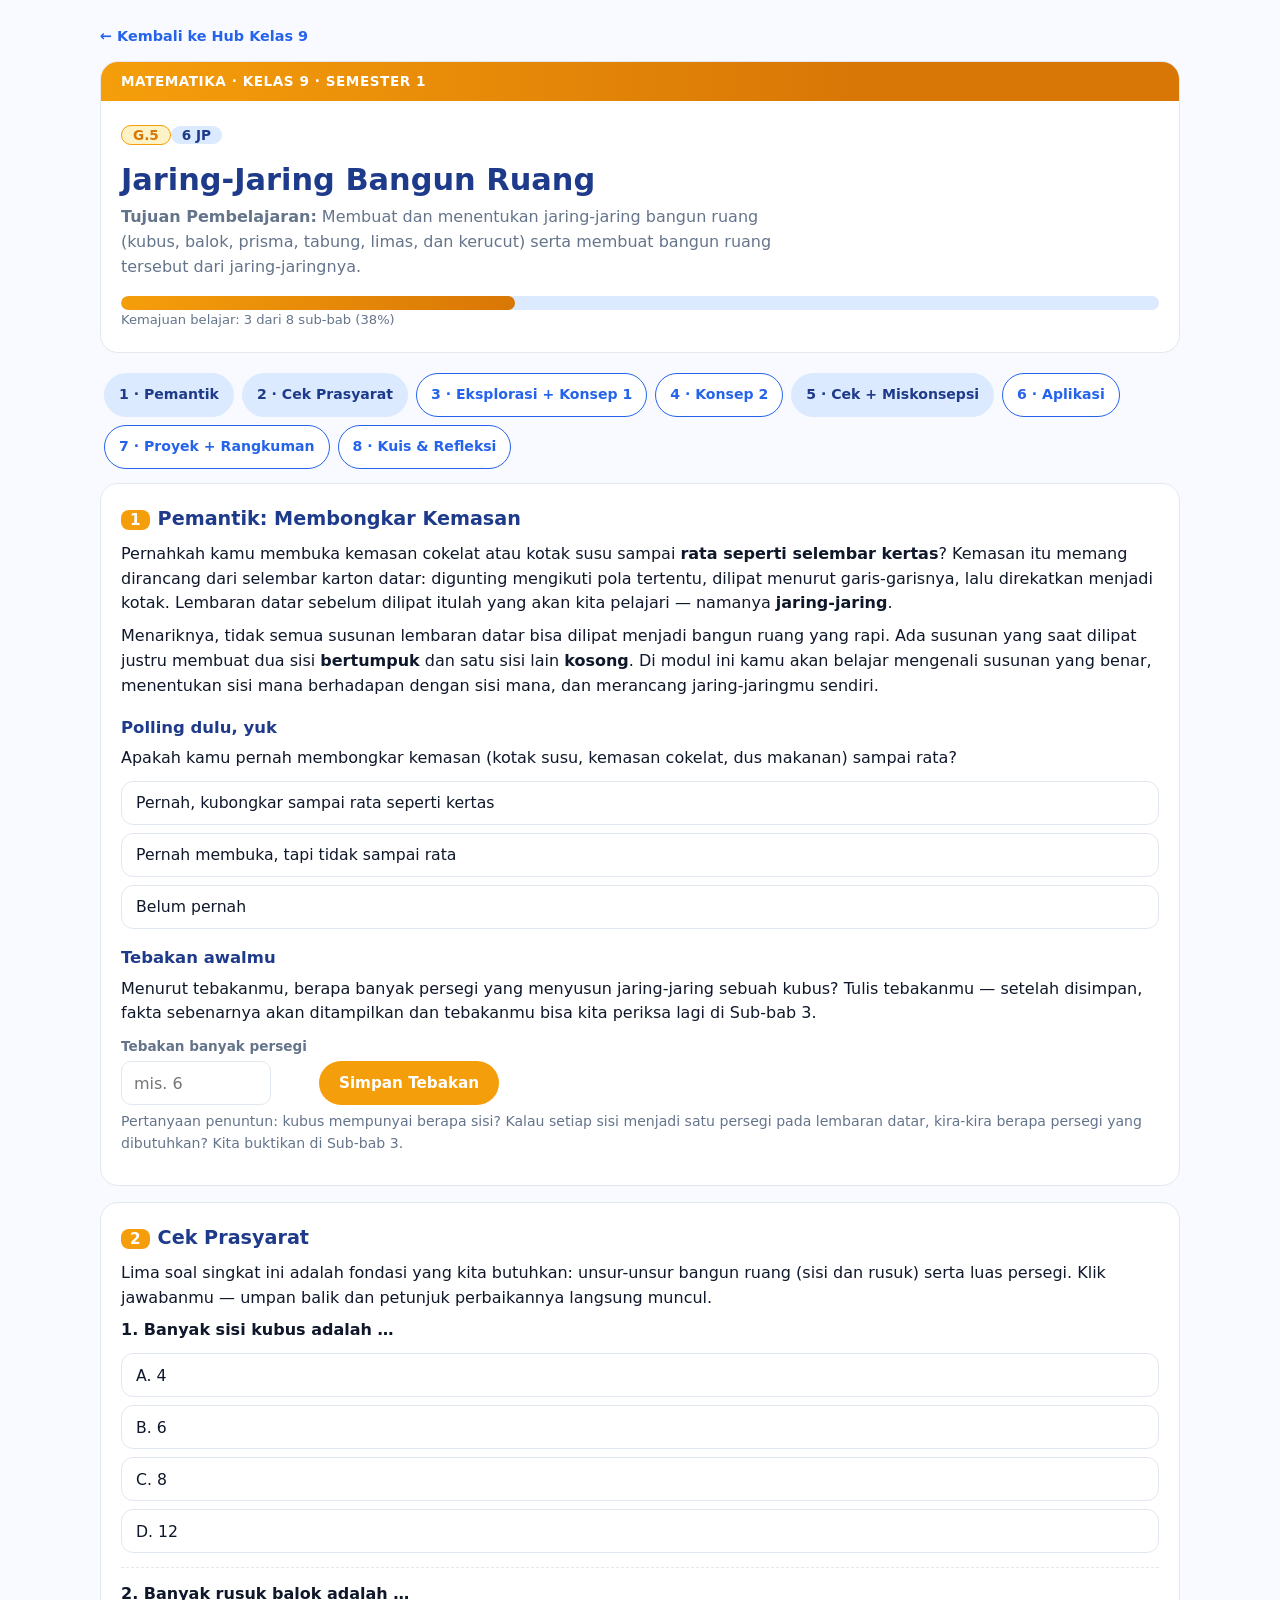
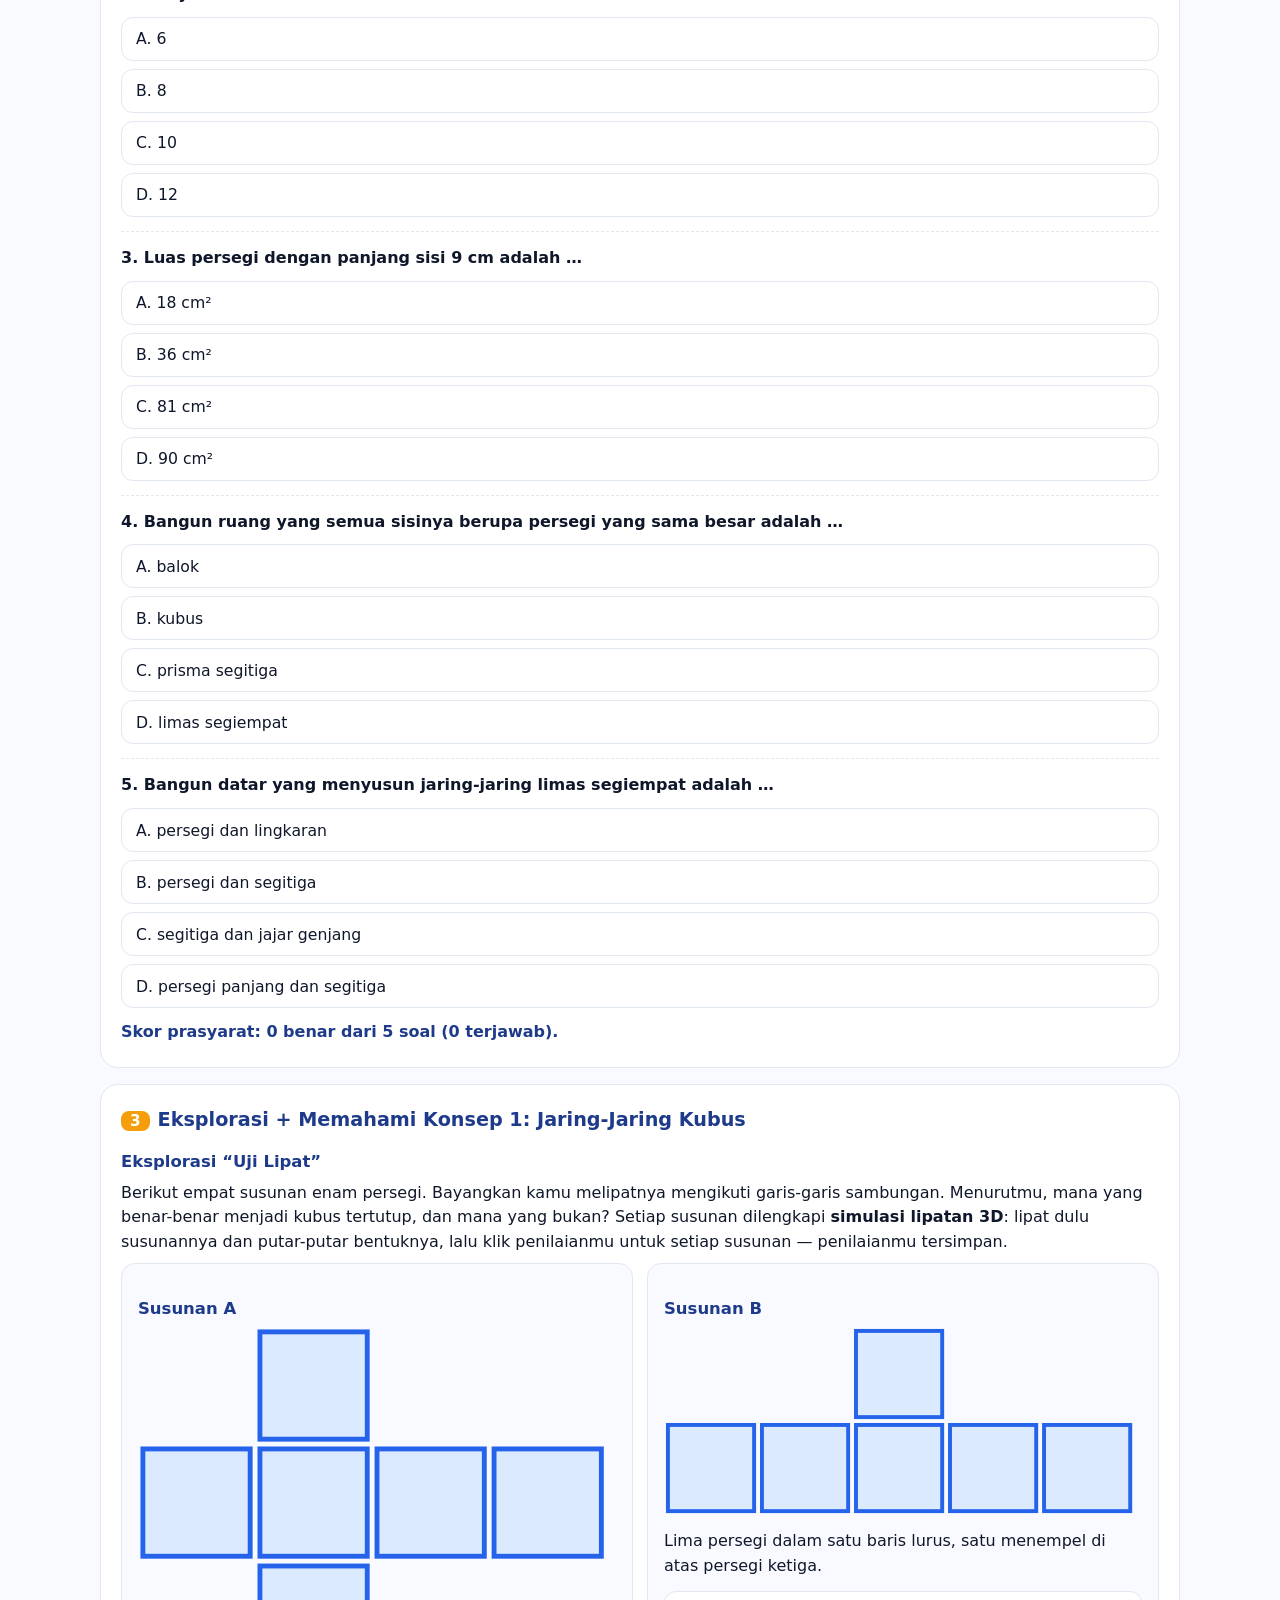
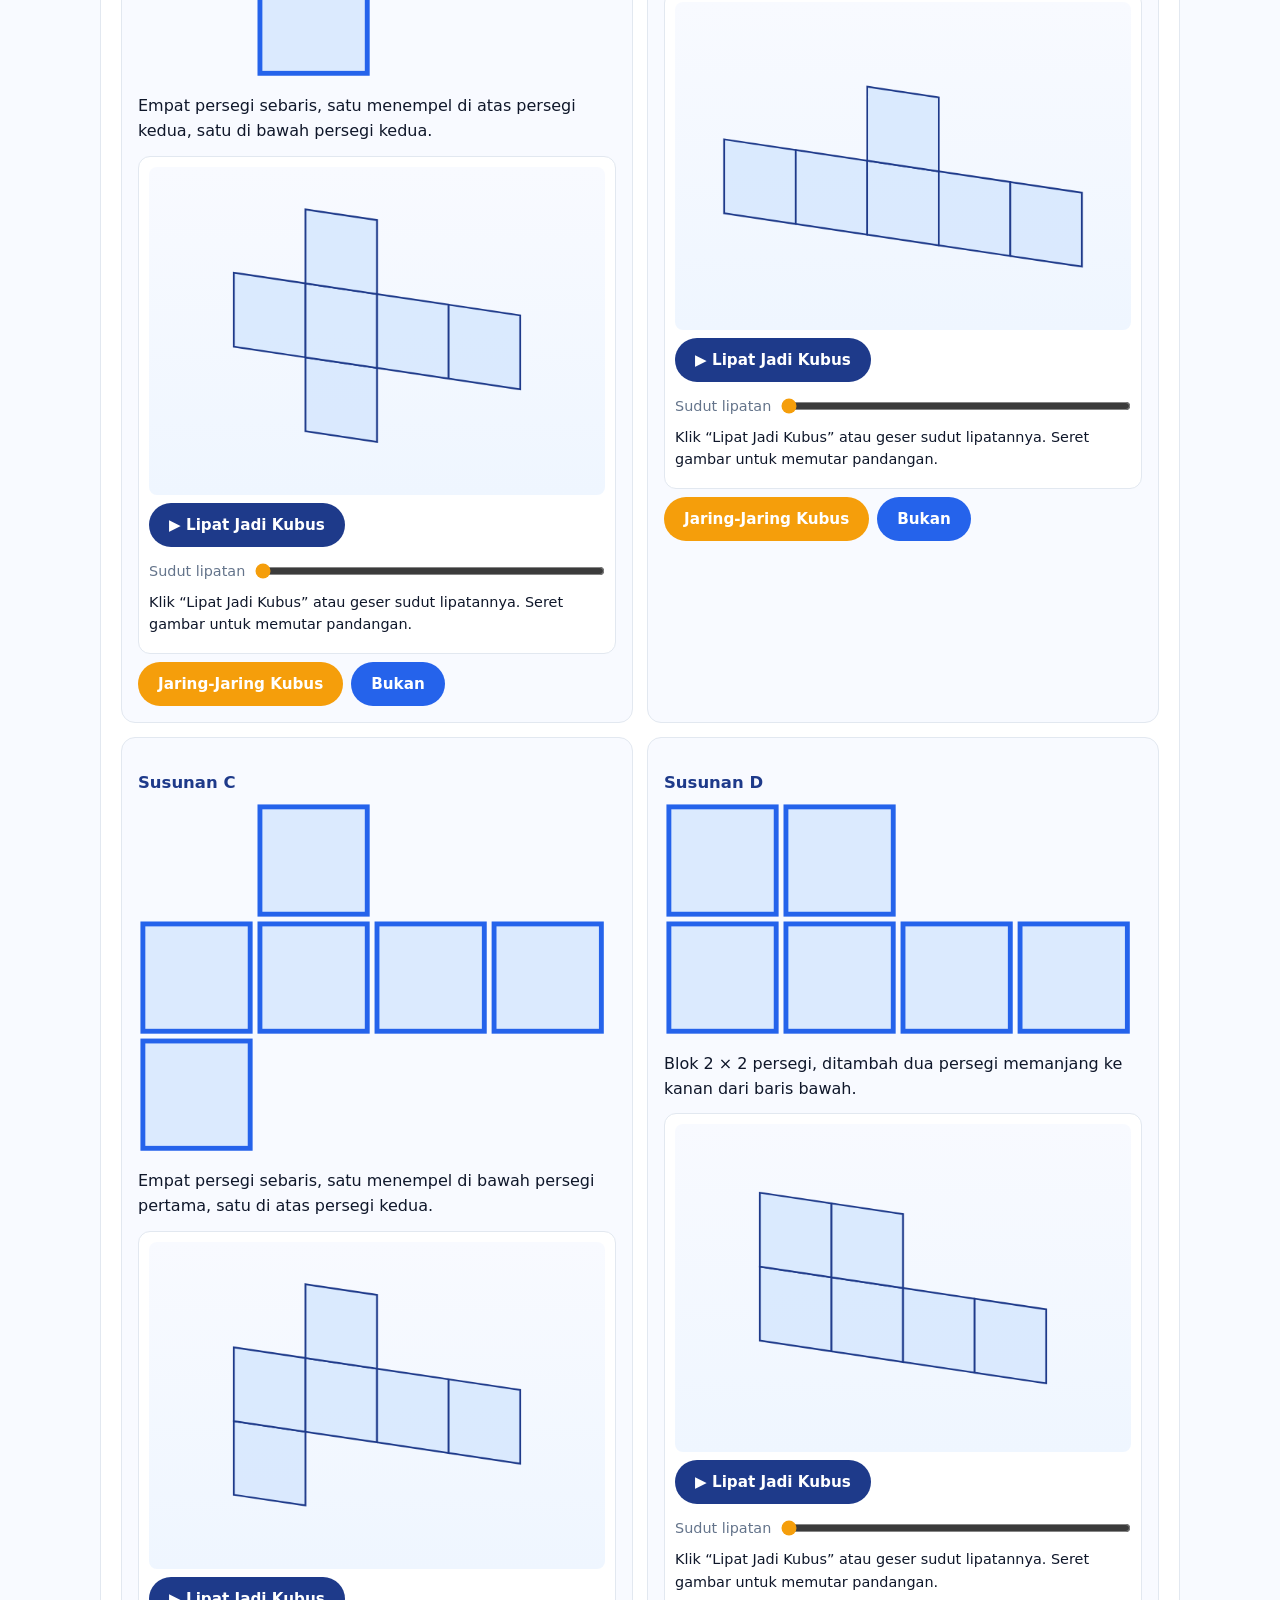
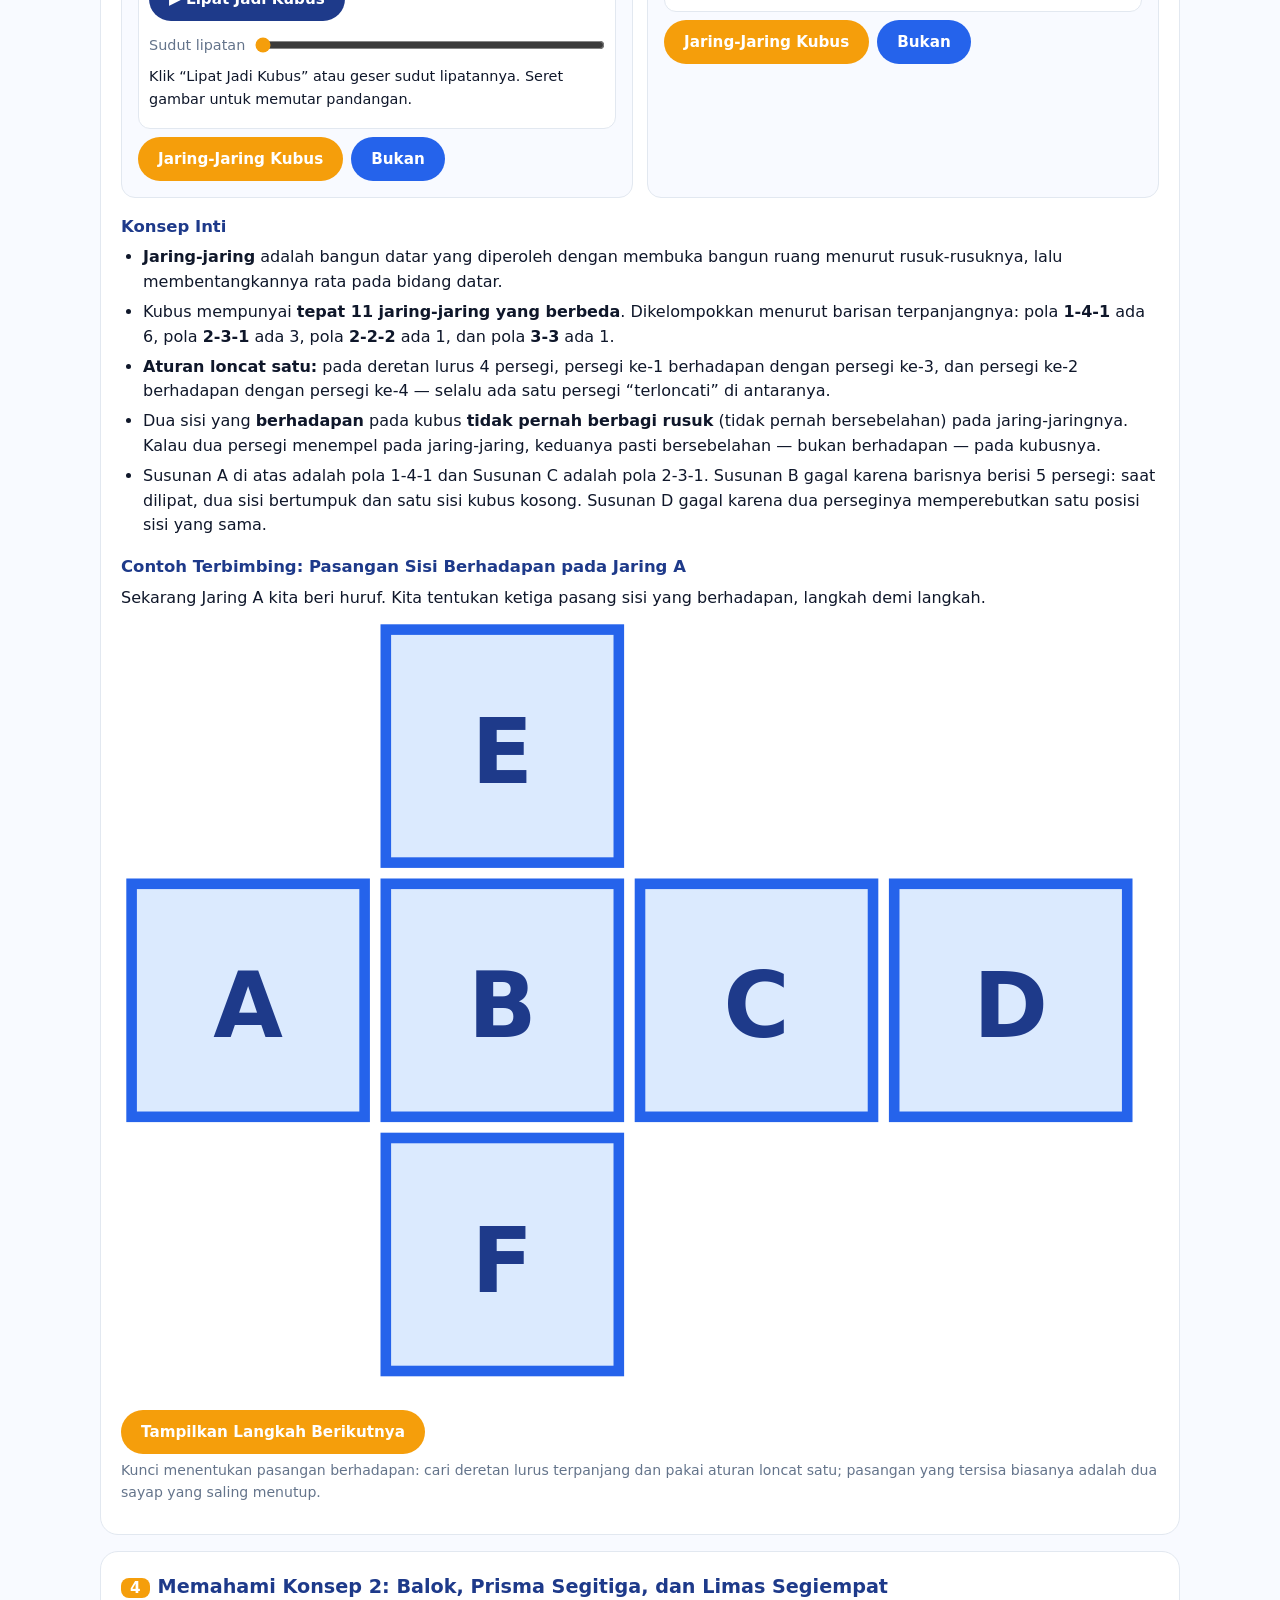
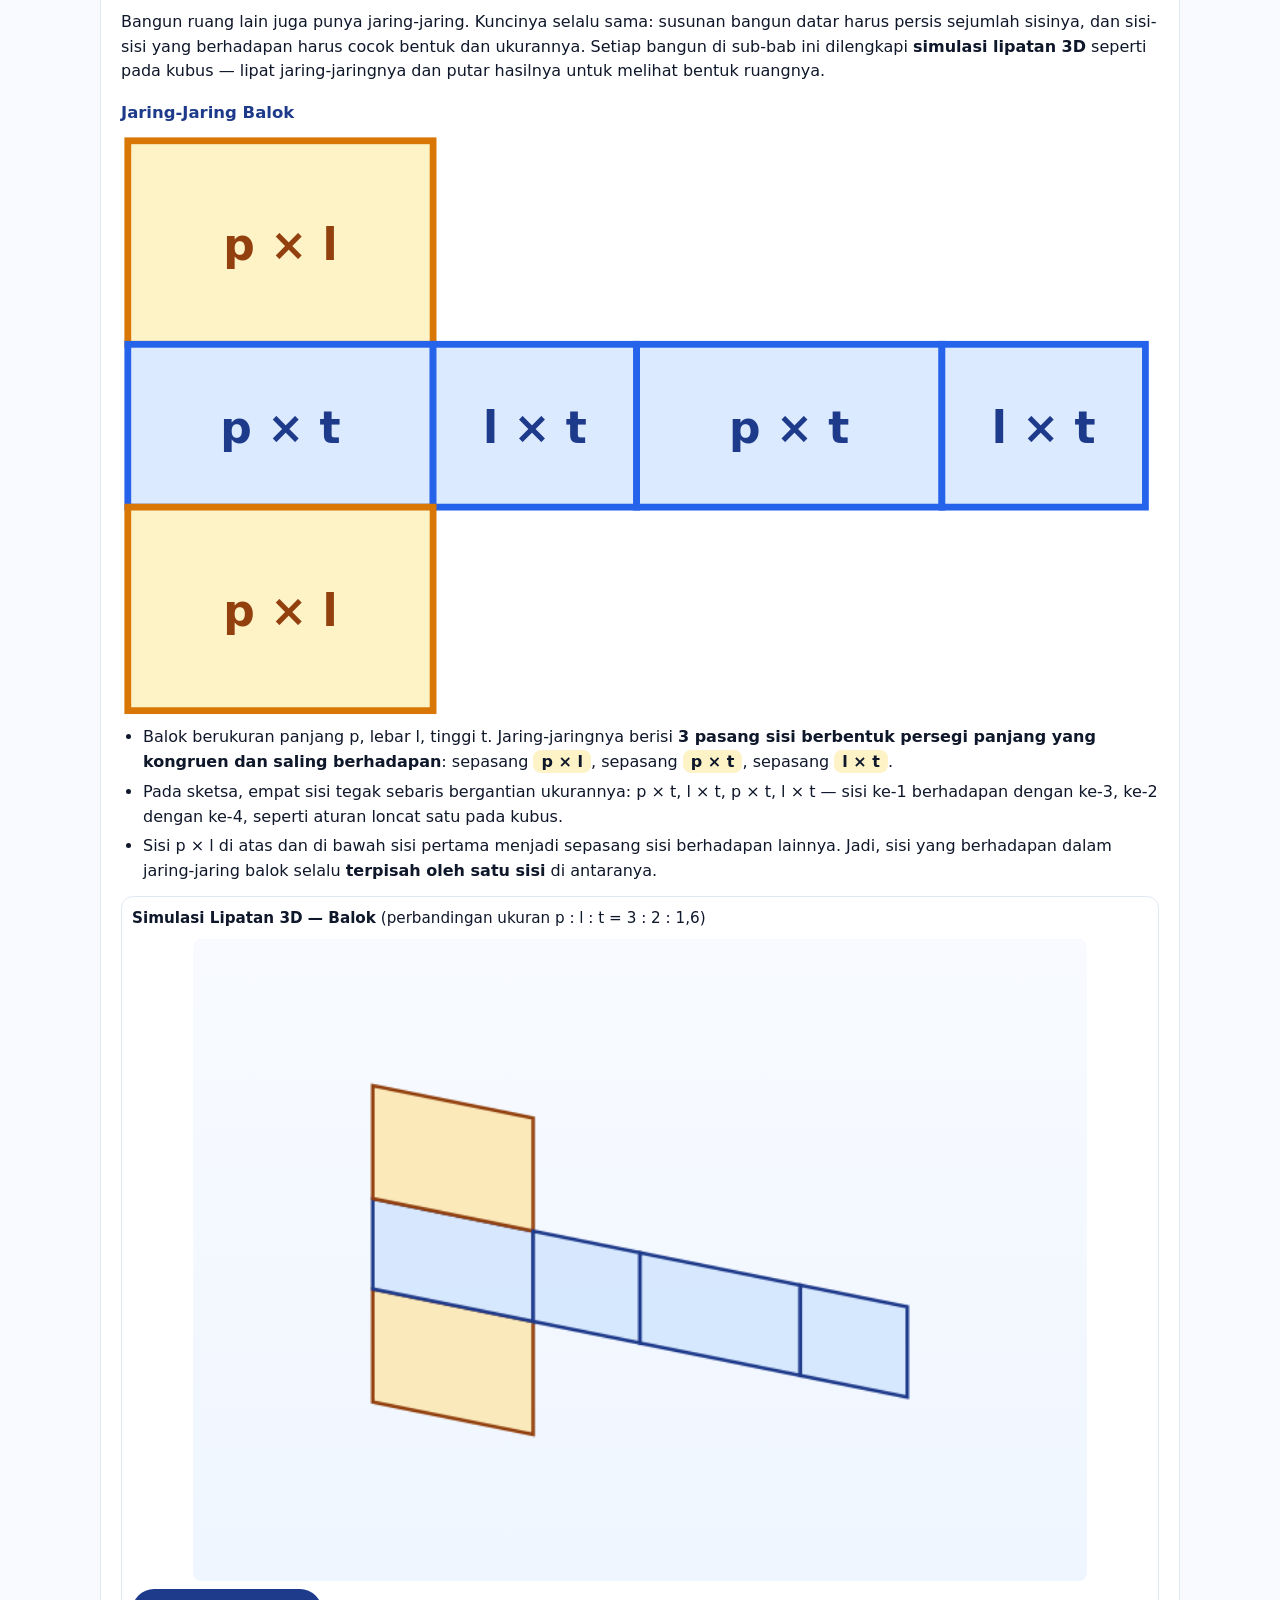
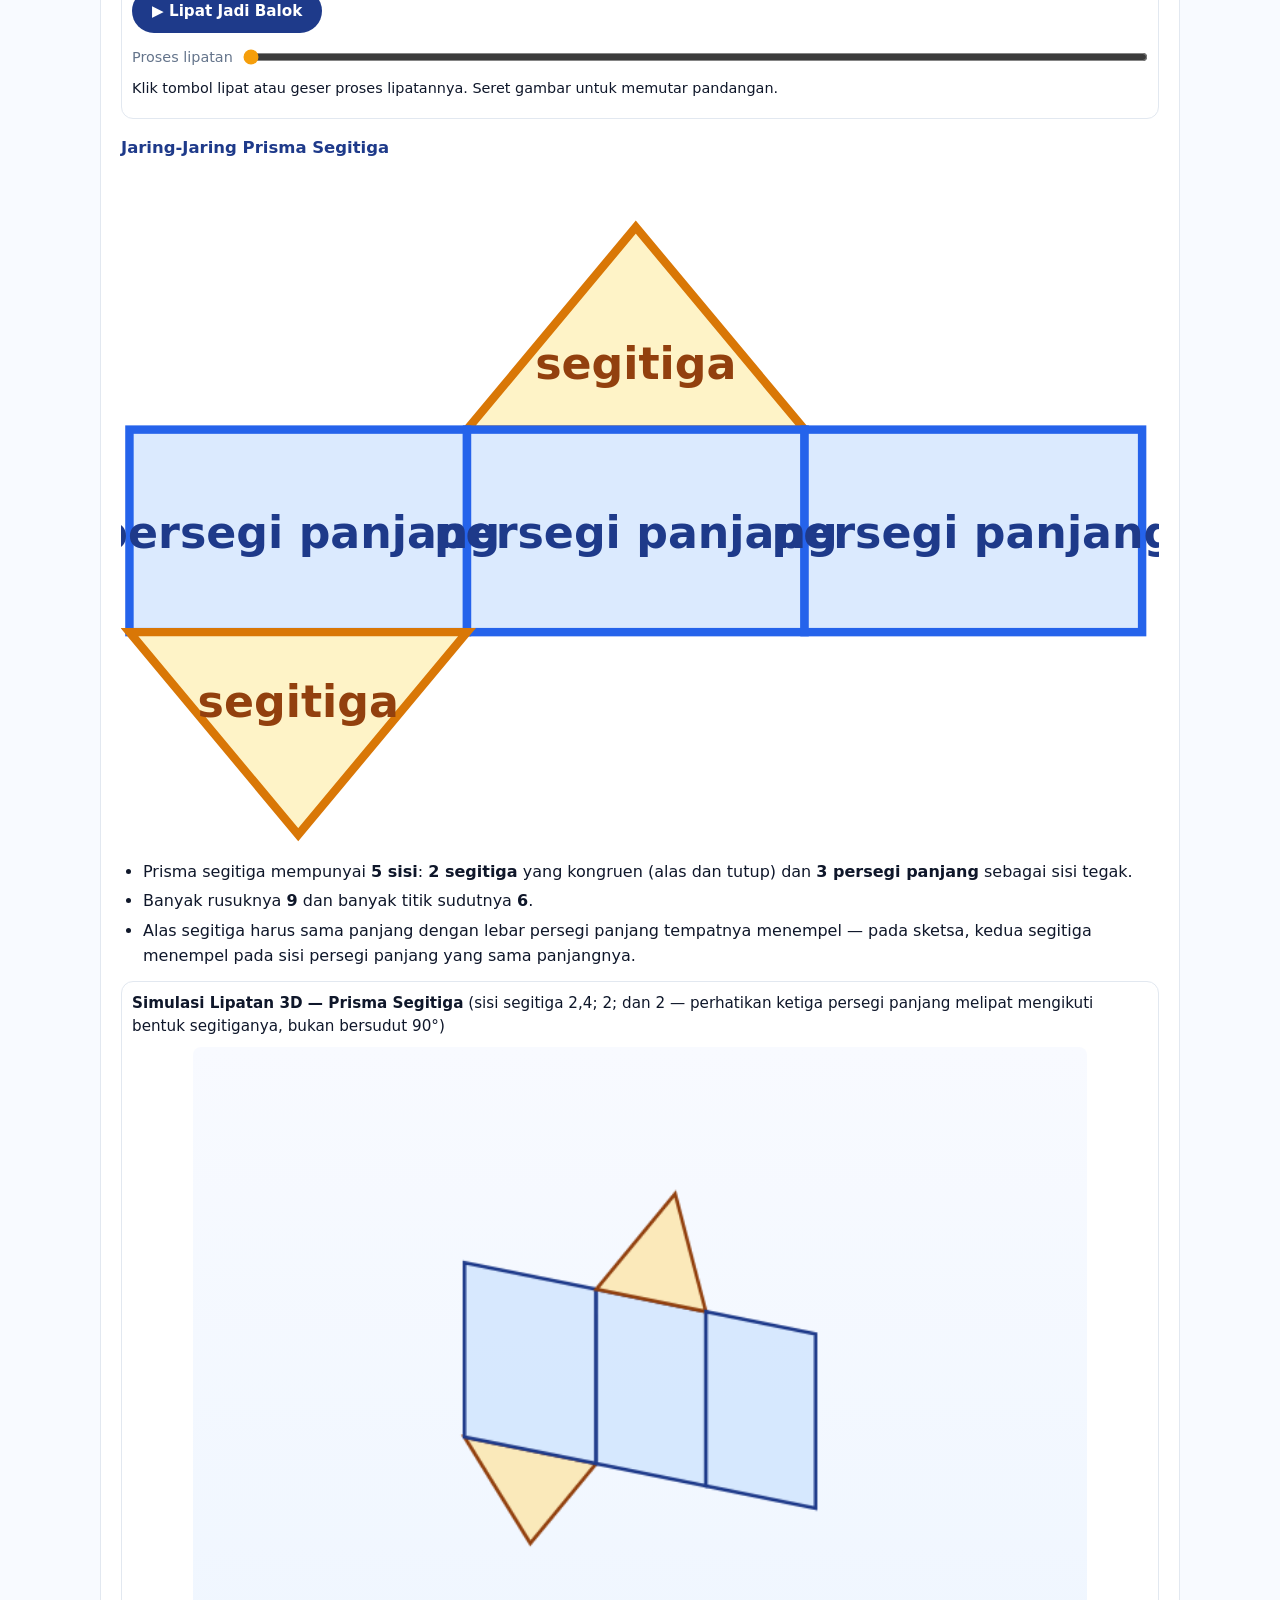
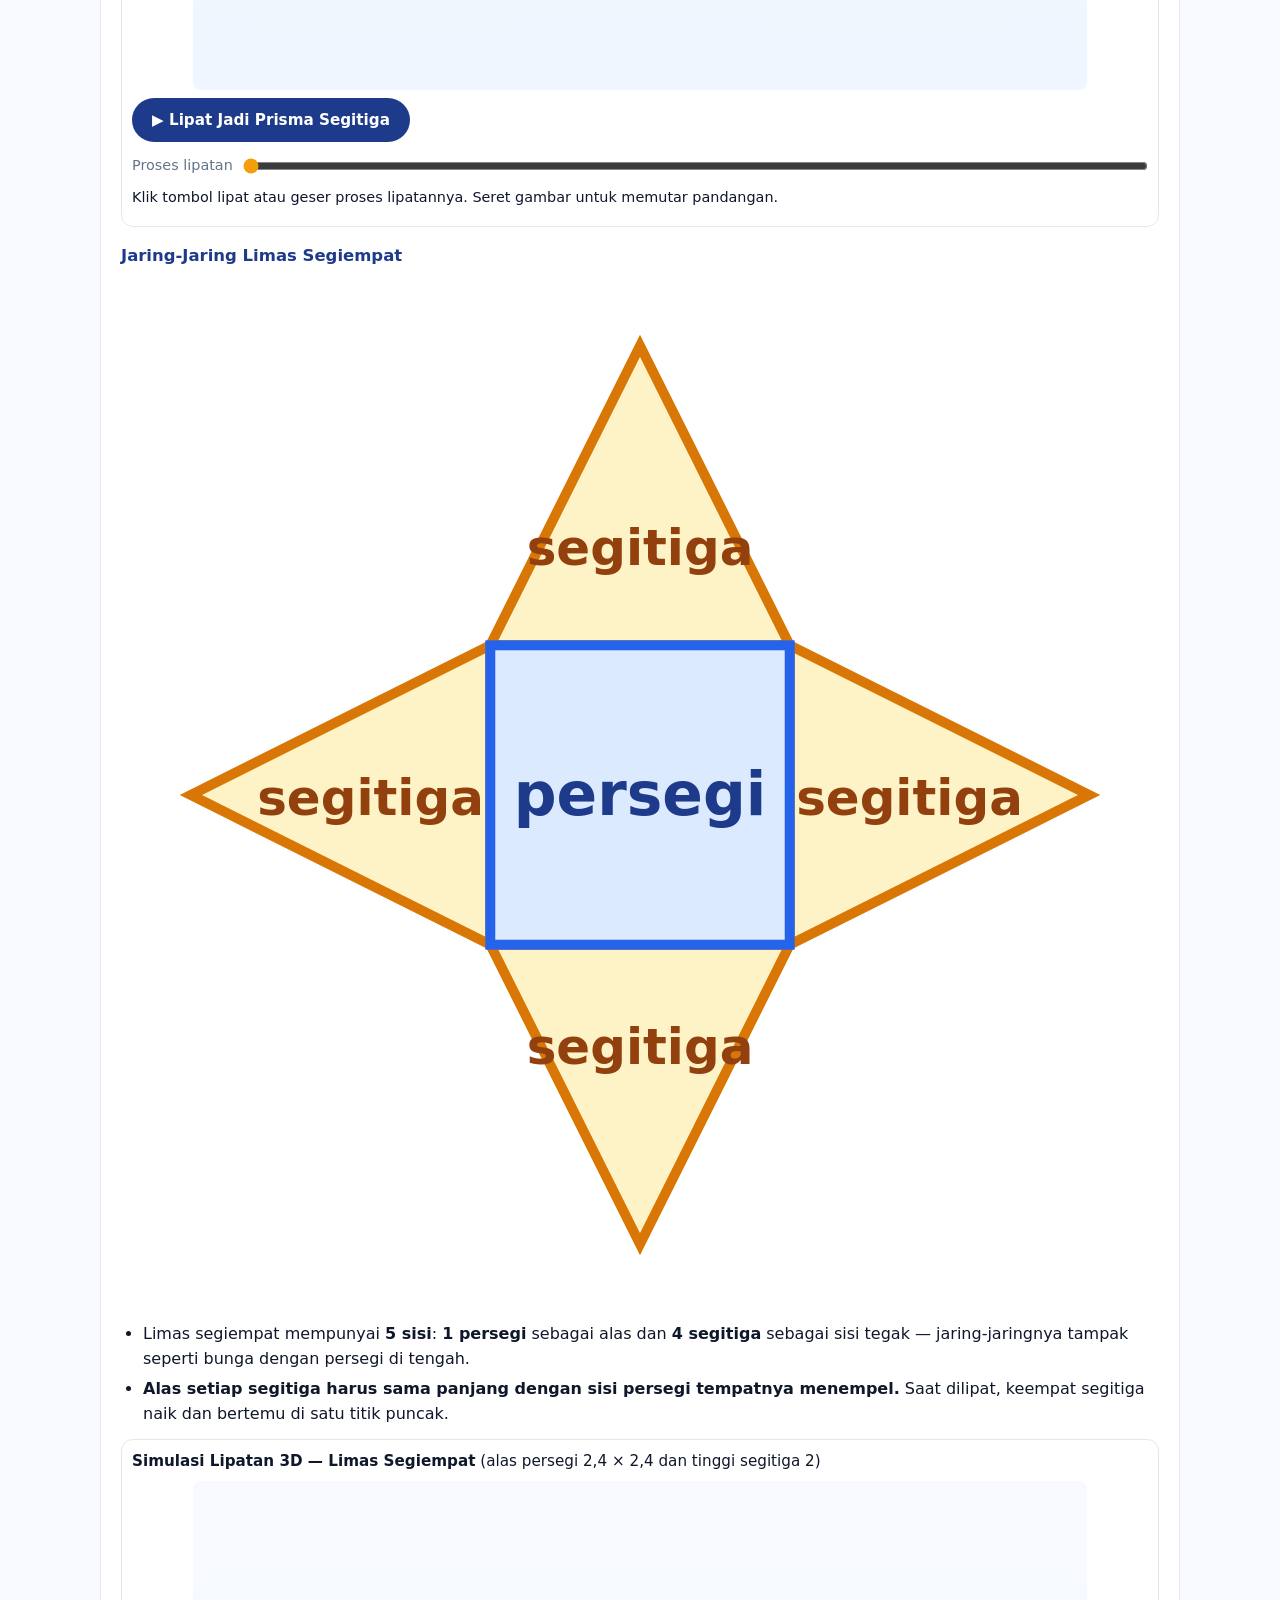
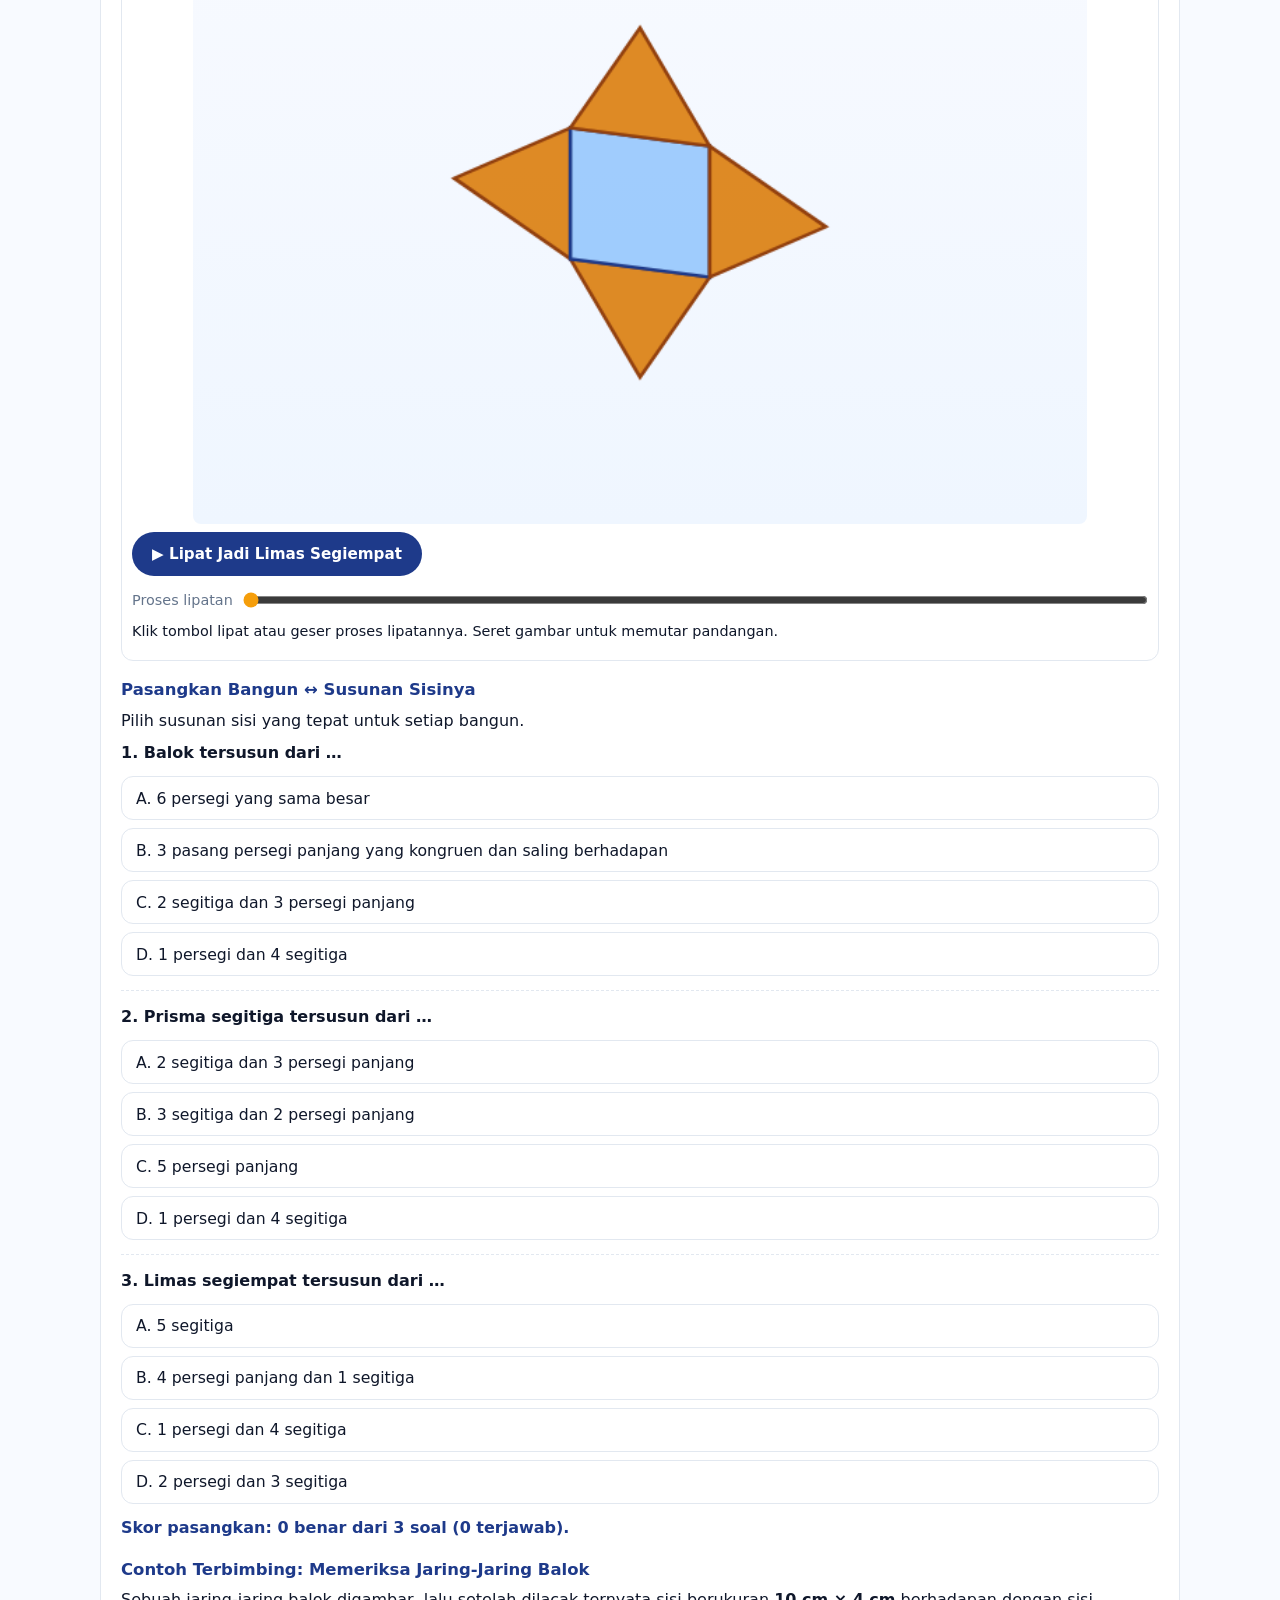
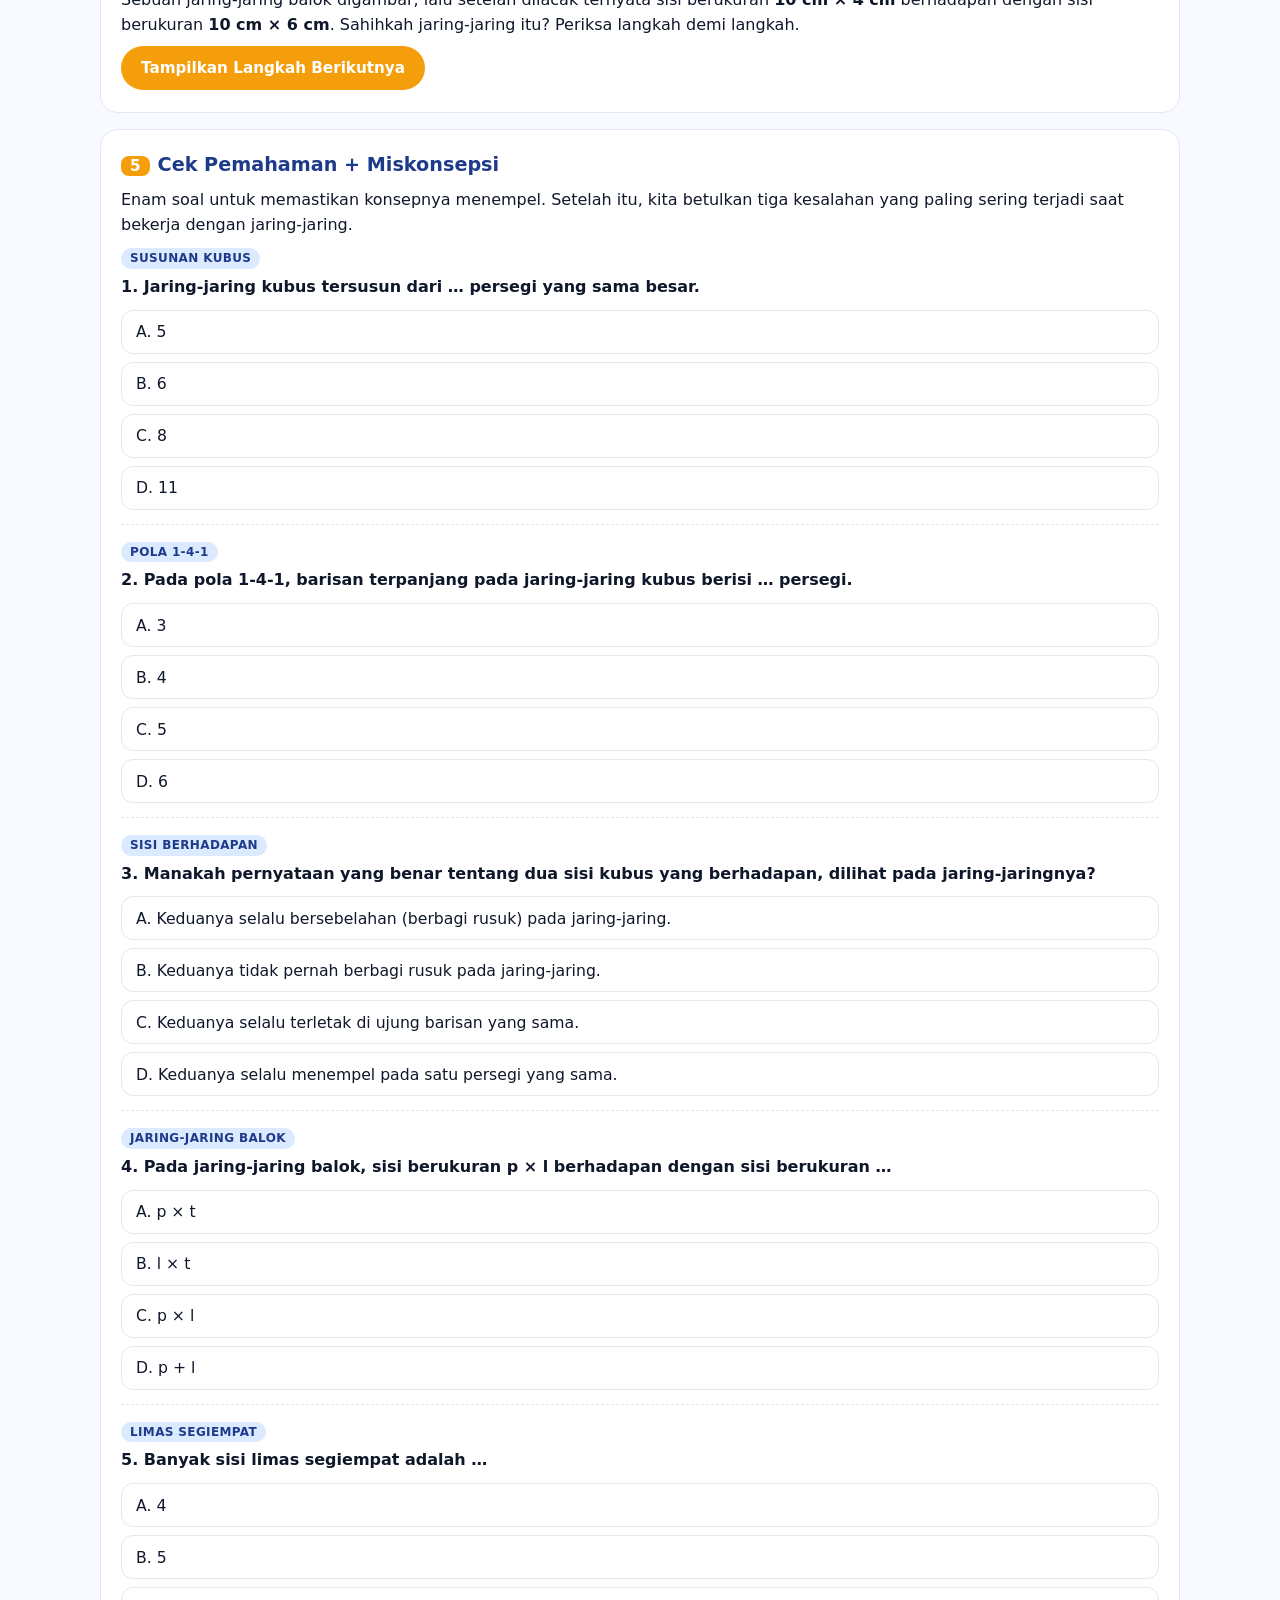
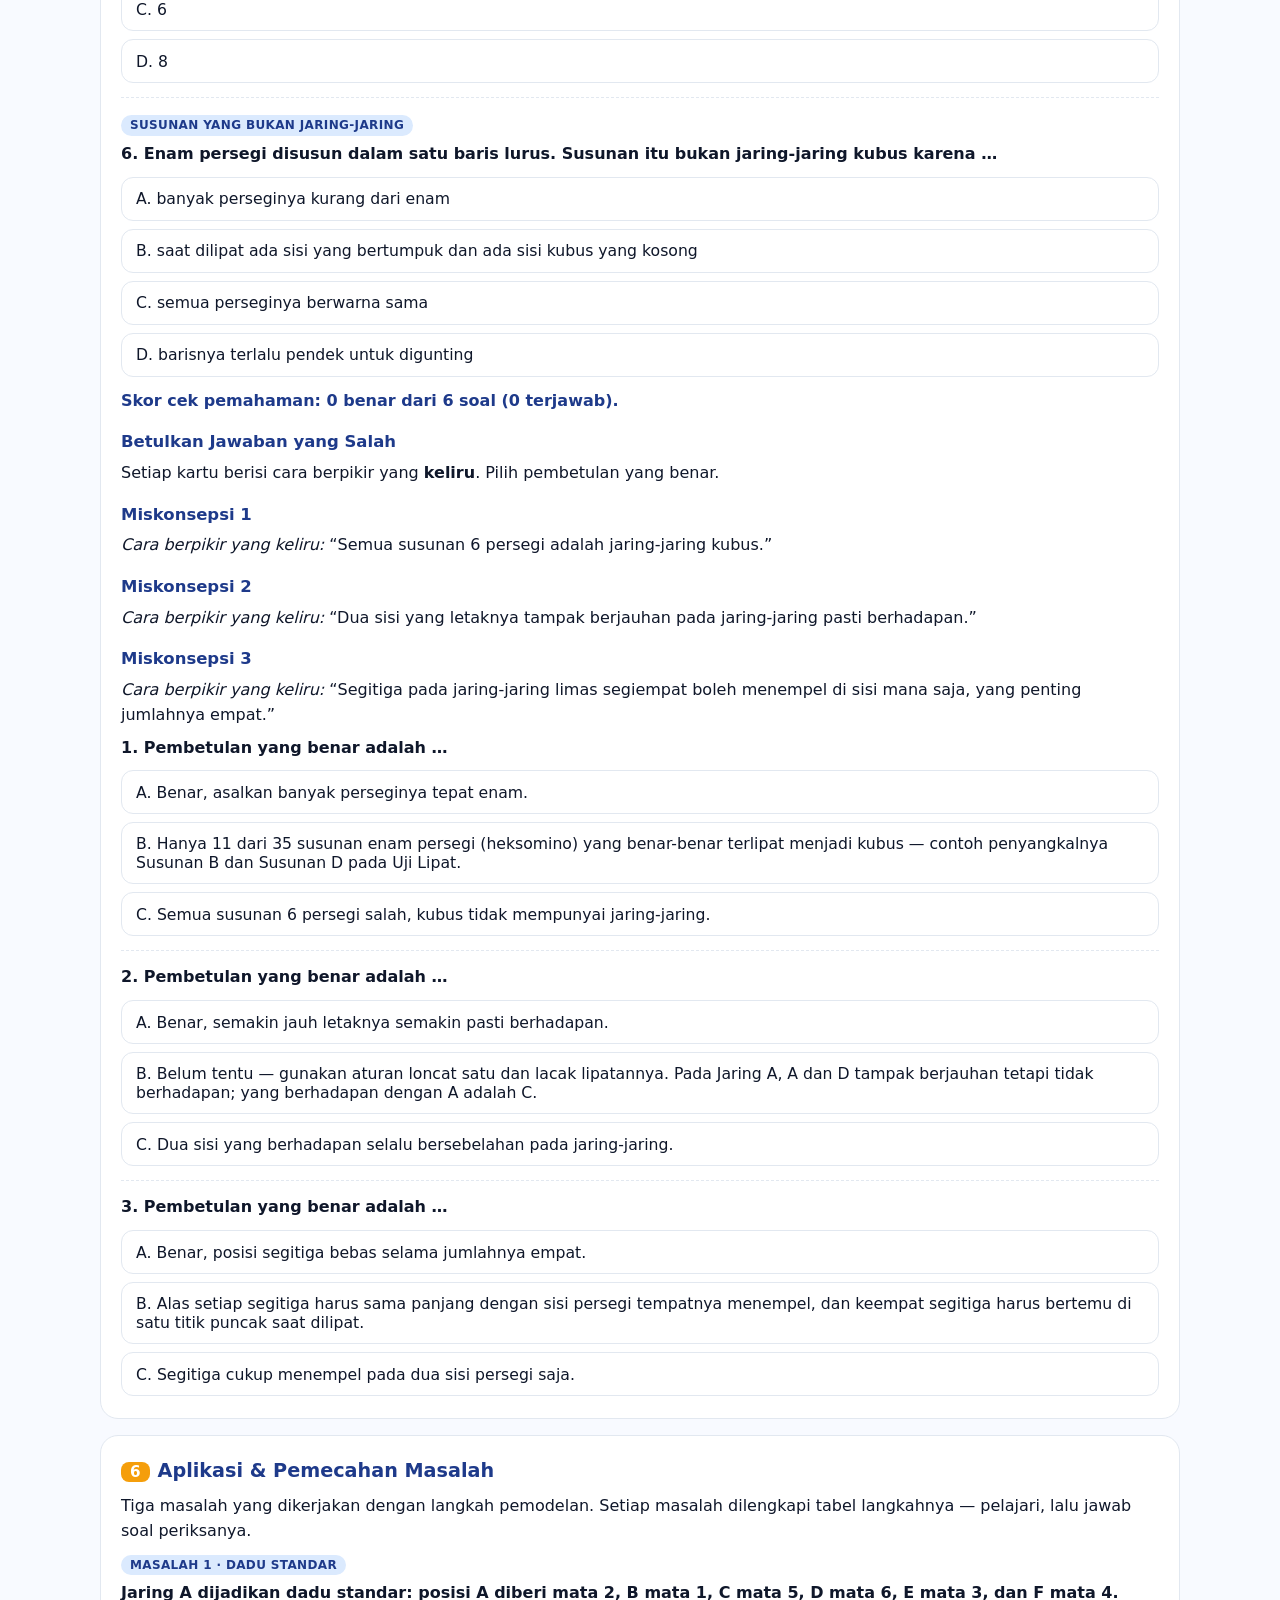
<file: kelas-9/g5-jaring-jaring/index.html>
<!DOCTYPE html>
<html lang="id">
<head>
<meta charset="UTF-8">
<meta name="viewport" content="width=device-width, initial-scale=1.0">
<title>G.5 Jaring-Jaring Bangun Ruang — MPI Matematika Kelas 9</title>
<meta name="description" content="Modul interaktif G.5 Jaring-Jaring Bangun Ruang, Matematika Kelas 9, 6 JP.">
<link rel="stylesheet" href="../../assets/css/main.css">
<link rel="stylesheet" href="style.css?v=ukuran2">
</head>
<body>
<div class="wrap">

  <a class="kembali" href="../../index.html">← Kembali ke Hub Kelas 9</a>

  <header class="modul">
    <div class="pita">Matematika · Kelas 9 · Semester 1</div>
    <div class="isi-header">
      <span class="kode">G.5</span><span class="jp">6 JP</span>
      <h1>Jaring-Jaring Bangun Ruang</h1>
      <p><b>Tujuan Pembelajaran:</b> Membuat dan menentukan jaring-jaring bangun ruang (kubus, balok, prisma, tabung, limas, dan kerucut) serta membuat bangun ruang tersebut dari jaring-jaringnya.</p>
      <div class="baris-progres">
        <div class="progres"><div id="bar-progres"></div></div>
        <div class="progres-teks" id="teks-progres">Kemajuan belajar: 0 dari 8 sub-bab</div>
      </div>
    </div>
  </header>

  <nav class="pil" id="pil-sub" aria-label="Navigasi sub-bab">
    <a href="#sub1">1 · Pemantik</a>
    <a href="#sub2">2 · Cek Prasyarat</a>
    <a href="#sub3">3 · Eksplorasi + Konsep 1</a>
    <a href="#sub4">4 · Konsep 2</a>
    <a href="#sub5">5 · Cek + Miskonsepsi</a>
    <a href="#sub6">6 · Aplikasi</a>
    <a href="#sub7">7 · Proyek + Rangkuman</a>
    <a href="#sub8">8 · Kuis &amp; Refleksi</a>
  </nav>

  <!-- ================= SUB-BAB 1 ================= -->
  <section class="kartu" id="sub1">
    <h2><span class="no">1</span>Pemantik: Membongkar Kemasan</h2>
    <p>Pernahkah kamu membuka kemasan cokelat atau kotak susu sampai <b>rata seperti selembar kertas</b>? Kemasan itu memang dirancang dari selembar karton datar: digunting mengikuti pola tertentu, dilipat menurut garis-garisnya, lalu direkatkan menjadi kotak. Lembaran datar sebelum dilipat itulah yang akan kita pelajari — namanya <b>jaring-jaring</b>.</p>
    <p>Menariknya, tidak semua susunan lembaran datar bisa dilipat menjadi bangun ruang yang rapi. Ada susunan yang saat dilipat justru membuat dua sisi <b>bertumpuk</b> dan satu sisi lain <b>kosong</b>. Di modul ini kamu akan belajar mengenali susunan yang benar, menentukan sisi mana berhadapan dengan sisi mana, dan merancang jaring-jaringmu sendiri.</p>
    <h3>Polling dulu, yuk</h3>
    <p>Apakah kamu pernah membongkar kemasan (kotak susu, kemasan cokelat, dus makanan) sampai rata?</p>
    <div class="opsi-grup" id="polling">
      <button class="opsi" data-poll="rata">Pernah, kubongkar sampai rata seperti kertas</button>
      <button class="opsi" data-poll="sebagian">Pernah membuka, tapi tidak sampai rata</button>
      <button class="opsi" data-poll="belum">Belum pernah</button>
    </div>
    <div class="umpan info" id="polling-umpan"></div>
    <h3>Tebakan awalmu</h3>
    <p>Menurut tebakanmu, berapa banyak persegi yang menyusun jaring-jaring sebuah kubus? Tulis tebakanmu — setelah disimpan, fakta sebenarnya akan ditampilkan dan tebakanmu bisa kita periksa lagi di Sub-bab 3.</p>
    <div class="baris-input">
      <div><label for="tebak-persegi">Tebakan banyak persegi</label><input type="number" id="tebak-persegi" min="1" step="1" placeholder="mis. 6"></div>
      <button class="btn btn-amber" id="simpan-tebakan">Simpan Tebakan</button>
      <span class="tersimpan" id="tebakan-tersimpan">Tersimpan ✓</span>
    </div>
    <div class="umpan info" id="tebakan-umpan"></div>
    <p class="remedial">Pertanyaan penuntun: kubus mempunyai berapa sisi? Kalau setiap sisi menjadi satu persegi pada lembaran datar, kira-kira berapa persegi yang dibutuhkan? Kita buktikan di Sub-bab 3.</p>
  </section>

  <!-- ================= SUB-BAB 2 ================= -->
  <section class="kartu" id="sub2">
    <h2><span class="no">2</span>Cek Prasyarat</h2>
    <p>Lima soal singkat ini adalah fondasi yang kita butuhkan: unsur-unsur bangun ruang (sisi dan rusuk) serta luas persegi. Klik jawabanmu — umpan balik dan petunjuk perbaikannya langsung muncul.</p>
    <div id="prasyarat-wadah"></div>
    <div class="skor-baris" id="prasyarat-skor"></div>
  </section>

  <!-- ================= SUB-BAB 3 ================= -->
  <section class="kartu" id="sub3">
    <h2><span class="no">3</span>Eksplorasi + Memahami Konsep 1: Jaring-Jaring Kubus</h2>
    <h3>Eksplorasi “Uji Lipat”</h3>
    <p>Berikut empat susunan enam persegi. Bayangkan kamu melipatnya mengikuti garis-garis sambungan. Menurutmu, mana yang benar-benar menjadi kubus tertutup, dan mana yang bukan? Setiap susunan dilengkapi <b>simulasi lipatan 3D</b>: lipat dulu susunannya dan putar-putar bentuknya, lalu klik penilaianmu untuk setiap susunan — penilaianmu tersimpan.</p>
    <div class="grid">
      <div class="kotak kartu-kasus">
        <h3>Susunan A</h3>
        <svg class="jaring-svg" viewBox="0 0 196 148" role="img" aria-label="Susunan enam persegi pola silang">
<rect x="2" y="50" width="44" height="44" fill="#DBEAFE" stroke="#2563EB" stroke-width="2"/>
<rect x="50" y="50" width="44" height="44" fill="#DBEAFE" stroke="#2563EB" stroke-width="2"/>
<rect x="98" y="50" width="44" height="44" fill="#DBEAFE" stroke="#2563EB" stroke-width="2"/>
<rect x="146" y="50" width="44" height="44" fill="#DBEAFE" stroke="#2563EB" stroke-width="2"/>
<rect x="50" y="2" width="44" height="44" fill="#DBEAFE" stroke="#2563EB" stroke-width="2"/>
<rect x="50" y="98" width="44" height="44" fill="#DBEAFE" stroke="#2563EB" stroke-width="2"/>
</svg>
        <p>Empat persegi sebaris, satu menempel di atas persegi kedua, satu di bawah persegi kedua.</p>
        <div class="sim3d">
          <canvas class="sim3d-kanvas" data-net="a" width="640" height="460" aria-label="Simulasi lipatan 3D Susunan A"></canvas>
          <div class="btn-baris">
            <button class="btn btn-lipat" data-net="a">▶ Lipat Jadi Kubus</button>
          </div>
          <label class="sim3d-label">Sudut lipatan <input type="range" class="sim3d-geser" data-net="a" min="0" max="90" step="1" value="0"></label>
          <p class="sim3d-status" data-net="a"></p>
        </div>
        <div class="btn-baris">
          <button class="btn btn-amber btn-uji" data-uji="a" data-nilai="true">Jaring-Jaring Kubus</button>
          <button class="btn btn-biru btn-uji" data-uji="a" data-nilai="false">Bukan</button>
        </div>
        <div class="umpan" id="uji-umpan-a"></div>
      </div>
      <div class="kotak kartu-kasus">
        <h3>Susunan B</h3>
        <svg class="jaring-svg" viewBox="0 0 244 100" role="img" aria-label="Susunan enam persegi: lima sebaris dan satu di atas persegi ketiga">
<rect x="2" y="50" width="44" height="44" fill="#DBEAFE" stroke="#2563EB" stroke-width="2"/>
<rect x="50" y="50" width="44" height="44" fill="#DBEAFE" stroke="#2563EB" stroke-width="2"/>
<rect x="98" y="50" width="44" height="44" fill="#DBEAFE" stroke="#2563EB" stroke-width="2"/>
<rect x="146" y="50" width="44" height="44" fill="#DBEAFE" stroke="#2563EB" stroke-width="2"/>
<rect x="194" y="50" width="44" height="44" fill="#DBEAFE" stroke="#2563EB" stroke-width="2"/>
<rect x="98" y="2" width="44" height="44" fill="#DBEAFE" stroke="#2563EB" stroke-width="2"/>
</svg>
        <p>Lima persegi dalam satu baris lurus, satu menempel di atas persegi ketiga.</p>
        <div class="sim3d">
          <canvas class="sim3d-kanvas" data-net="b" width="640" height="460" aria-label="Simulasi lipatan 3D Susunan B"></canvas>
          <div class="btn-baris">
            <button class="btn btn-lipat" data-net="b">▶ Lipat Jadi Kubus</button>
          </div>
          <label class="sim3d-label">Sudut lipatan <input type="range" class="sim3d-geser" data-net="b" min="0" max="90" step="1" value="0"></label>
          <p class="sim3d-status" data-net="b"></p>
        </div>
        <div class="btn-baris">
          <button class="btn btn-amber btn-uji" data-uji="b" data-nilai="true">Jaring-Jaring Kubus</button>
          <button class="btn btn-biru btn-uji" data-uji="b" data-nilai="false">Bukan</button>
        </div>
        <div class="umpan" id="uji-umpan-b"></div>
      </div>
      <div class="kotak kartu-kasus">
        <h3>Susunan C</h3>
        <svg class="jaring-svg" viewBox="0 0 196 148" role="img" aria-label="Susunan enam persegi pola tangga">
<rect x="2" y="50" width="44" height="44" fill="#DBEAFE" stroke="#2563EB" stroke-width="2"/>
<rect x="50" y="50" width="44" height="44" fill="#DBEAFE" stroke="#2563EB" stroke-width="2"/>
<rect x="98" y="50" width="44" height="44" fill="#DBEAFE" stroke="#2563EB" stroke-width="2"/>
<rect x="146" y="50" width="44" height="44" fill="#DBEAFE" stroke="#2563EB" stroke-width="2"/>
<rect x="2" y="98" width="44" height="44" fill="#DBEAFE" stroke="#2563EB" stroke-width="2"/>
<rect x="50" y="2" width="44" height="44" fill="#DBEAFE" stroke="#2563EB" stroke-width="2"/>
</svg>
        <p>Empat persegi sebaris, satu menempel di bawah persegi pertama, satu di atas persegi kedua.</p>
        <div class="sim3d">
          <canvas class="sim3d-kanvas" data-net="c" width="640" height="460" aria-label="Simulasi lipatan 3D Susunan C"></canvas>
          <div class="btn-baris">
            <button class="btn btn-lipat" data-net="c">▶ Lipat Jadi Kubus</button>
          </div>
          <label class="sim3d-label">Sudut lipatan <input type="range" class="sim3d-geser" data-net="c" min="0" max="90" step="1" value="0"></label>
          <p class="sim3d-status" data-net="c"></p>
        </div>
        <div class="btn-baris">
          <button class="btn btn-amber btn-uji" data-uji="c" data-nilai="true">Jaring-Jaring Kubus</button>
          <button class="btn btn-biru btn-uji" data-uji="c" data-nilai="false">Bukan</button>
        </div>
        <div class="umpan" id="uji-umpan-c"></div>
      </div>
      <div class="kotak kartu-kasus">
        <h3>Susunan D</h3>
        <svg class="jaring-svg" viewBox="0 0 196 100" role="img" aria-label="Susunan enam persegi: blok dua kali dua dengan dua persegi memanjang ke kanan bawah">
<rect x="2" y="2" width="44" height="44" fill="#DBEAFE" stroke="#2563EB" stroke-width="2"/>
<rect x="50" y="2" width="44" height="44" fill="#DBEAFE" stroke="#2563EB" stroke-width="2"/>
<rect x="2" y="50" width="44" height="44" fill="#DBEAFE" stroke="#2563EB" stroke-width="2"/>
<rect x="50" y="50" width="44" height="44" fill="#DBEAFE" stroke="#2563EB" stroke-width="2"/>
<rect x="98" y="50" width="44" height="44" fill="#DBEAFE" stroke="#2563EB" stroke-width="2"/>
<rect x="146" y="50" width="44" height="44" fill="#DBEAFE" stroke="#2563EB" stroke-width="2"/>
</svg>
        <p>Blok 2 × 2 persegi, ditambah dua persegi memanjang ke kanan dari baris bawah.</p>
        <div class="sim3d">
          <canvas class="sim3d-kanvas" data-net="d" width="640" height="460" aria-label="Simulasi lipatan 3D Susunan D"></canvas>
          <div class="btn-baris">
            <button class="btn btn-lipat" data-net="d">▶ Lipat Jadi Kubus</button>
          </div>
          <label class="sim3d-label">Sudut lipatan <input type="range" class="sim3d-geser" data-net="d" min="0" max="90" step="1" value="0"></label>
          <p class="sim3d-status" data-net="d"></p>
        </div>
        <div class="btn-baris">
          <button class="btn btn-amber btn-uji" data-uji="d" data-nilai="true">Jaring-Jaring Kubus</button>
          <button class="btn btn-biru btn-uji" data-uji="d" data-nilai="false">Bukan</button>
        </div>
        <div class="umpan" id="uji-umpan-d"></div>
      </div>
    </div>

    <h3>Konsep Inti</h3>
    <ul>
      <li><b>Jaring-jaring</b> adalah bangun datar yang diperoleh dengan membuka bangun ruang menurut rusuk-rusuknya, lalu membentangkannya rata pada bidang datar.</li>
      <li>Kubus mempunyai <b>tepat 11 jaring-jaring yang berbeda</b>. Dikelompokkan menurut barisan terpanjangnya: pola <b>1-4-1</b> ada 6, pola <b>2-3-1</b> ada 3, pola <b>2-2-2</b> ada 1, dan pola <b>3-3</b> ada 1.</li>
      <li><b>Aturan loncat satu:</b> pada deretan lurus 4 persegi, persegi ke-1 berhadapan dengan persegi ke-3, dan persegi ke-2 berhadapan dengan persegi ke-4 — selalu ada satu persegi “terloncati” di antaranya.</li>
      <li>Dua sisi yang <b>berhadapan</b> pada kubus <b>tidak pernah berbagi rusuk</b> (tidak pernah bersebelahan) pada jaring-jaringnya. Kalau dua persegi menempel pada jaring-jaring, keduanya pasti bersebelahan — bukan berhadapan — pada kubusnya.</li>
      <li>Susunan A di atas adalah pola 1-4-1 dan Susunan C adalah pola 2-3-1. Susunan B gagal karena barisnya berisi 5 persegi: saat dilipat, dua sisi bertumpuk dan satu sisi kubus kosong. Susunan D gagal karena dua perseginya memperebutkan satu posisi sisi yang sama.</li>
    </ul>

    <h3>Contoh Terbimbing: Pasangan Sisi Berhadapan pada Jaring A</h3>
    <p>Sekarang Jaring A kita beri huruf. Kita tentukan ketiga pasang sisi yang berhadapan, langkah demi langkah.</p>
    <svg class="jaring-svg" viewBox="0 0 196 148" role="img" aria-label="Jaring A: empat persegi sebaris A B C D, E di atas B, F di bawah B">
<rect x="2" y="50" width="44" height="44" fill="#DBEAFE" stroke="#2563EB" stroke-width="2"/>
<text x="24" y="79" text-anchor="middle" font-size="17" font-weight="700" fill="#1E3A8A">A</text>
<rect x="50" y="50" width="44" height="44" fill="#DBEAFE" stroke="#2563EB" stroke-width="2"/>
<text x="72" y="79" text-anchor="middle" font-size="17" font-weight="700" fill="#1E3A8A">B</text>
<rect x="98" y="50" width="44" height="44" fill="#DBEAFE" stroke="#2563EB" stroke-width="2"/>
<text x="120" y="79" text-anchor="middle" font-size="17" font-weight="700" fill="#1E3A8A">C</text>
<rect x="146" y="50" width="44" height="44" fill="#DBEAFE" stroke="#2563EB" stroke-width="2"/>
<text x="168" y="79" text-anchor="middle" font-size="17" font-weight="700" fill="#1E3A8A">D</text>
<rect x="50" y="2" width="44" height="44" fill="#DBEAFE" stroke="#2563EB" stroke-width="2"/>
<text x="72" y="31" text-anchor="middle" font-size="17" font-weight="700" fill="#1E3A8A">E</text>
<rect x="50" y="98" width="44" height="44" fill="#DBEAFE" stroke="#2563EB" stroke-width="2"/>
<text x="72" y="127" text-anchor="middle" font-size="17" font-weight="700" fill="#1E3A8A">F</text>
</svg>
    <button class="btn btn-amber btn-langkah" data-target="langkah-net-a">Tampilkan Langkah Berikutnya</button>
    <div id="langkah-net-a">
      <div class="langkah"><p><b>Langkah 1:</b> Perhatikan deretan terpanjangnya: A – B – C – D, empat persegi sebaris. Pada deretan seperti ini berlaku aturan loncat satu.</p></div>
      <div class="langkah"><p><b>Langkah 2:</b> Persegi ke-1 berhadapan dengan persegi ke-3, jadi <b>A berhadapan dengan C</b> (meloncati B). Persegi ke-2 berhadapan dengan persegi ke-4, jadi <b>B berhadapan dengan D</b> (meloncati C).</p></div>
      <div class="langkah"><p><b>Langkah 3:</b> Tersisa E dan F — dua “sayap” di atas dan di bawah B. Saat dilipat, keduanya terlipat saling menutup dari arah berlawanan, jadi <b>E berhadapan dengan F</b>.</p></div>
      <div class="langkah"><p><b>Langkah 4:</b> Ketiga pasangannya: <b>A–C, B–D, dan E–F</b>. Periksa: tidak ada satu pun pasangan yang berbagi rusuk pada jaring-jaring — sesuai sifat sisi yang berhadapan. ✓</p></div>
    </div>
    <p class="remedial">Kunci menentukan pasangan berhadapan: cari deretan lurus terpanjang dan pakai aturan loncat satu; pasangan yang tersisa biasanya adalah dua sayap yang saling menutup.</p>
  </section>

  <!-- ================= SUB-BAB 4 ================= -->
  <section class="kartu" id="sub4">
    <h2><span class="no">4</span>Memahami Konsep 2: Balok, Prisma Segitiga, dan Limas Segiempat</h2>
    <p>Bangun ruang lain juga punya jaring-jaring. Kuncinya selalu sama: susunan bangun datar harus persis sejumlah sisinya, dan sisi-sisi yang berhadapan harus cocok bentuk dan ukurannya. Setiap bangun di sub-bab ini dilengkapi <b>simulasi lipatan 3D</b> seperti pada kubus — lipat jaring-jaringnya dan putar hasilnya untuk melihat bentuk ruangnya.</p>

    <h3>Jaring-Jaring Balok</h3>
    <svg class="jaring-svg" viewBox="0 0 306 172" role="img" aria-label="Sketsa jaring-jaring balok: empat sisi tegak sebaris berukuran p kali t, l kali t, p kali t, l kali t, dengan sisi p kali l menempel di atas dan di bawah sisi pertama">
      <rect x="2" y="2" width="90" height="60" fill="#FEF3C7" stroke="#D97706" stroke-width="2"/>
      <rect x="2" y="62" width="90" height="48" fill="#DBEAFE" stroke="#2563EB" stroke-width="2"/>
      <rect x="92" y="62" width="60" height="48" fill="#DBEAFE" stroke="#2563EB" stroke-width="2"/>
      <rect x="152" y="62" width="90" height="48" fill="#DBEAFE" stroke="#2563EB" stroke-width="2"/>
      <rect x="242" y="62" width="60" height="48" fill="#DBEAFE" stroke="#2563EB" stroke-width="2"/>
      <rect x="2" y="110" width="90" height="60" fill="#FEF3C7" stroke="#D97706" stroke-width="2"/>
      <text x="47" y="37" text-anchor="middle" font-size="13" font-weight="700" fill="#92400E">p × l</text>
      <text x="47" y="91" text-anchor="middle" font-size="13" font-weight="700" fill="#1E3A8A">p × t</text>
      <text x="122" y="91" text-anchor="middle" font-size="13" font-weight="700" fill="#1E3A8A">l × t</text>
      <text x="197" y="91" text-anchor="middle" font-size="13" font-weight="700" fill="#1E3A8A">p × t</text>
      <text x="272" y="91" text-anchor="middle" font-size="13" font-weight="700" fill="#1E3A8A">l × t</text>
      <text x="47" y="145" text-anchor="middle" font-size="13" font-weight="700" fill="#92400E">p × l</text>
    </svg>
    <ul>
      <li>Balok berukuran panjang <span class="mono">p</span>, lebar <span class="mono">l</span>, tinggi <span class="mono">t</span>. Jaring-jaringnya berisi <b>3 pasang sisi berbentuk persegi panjang yang kongruen dan saling berhadapan</b>: sepasang <span class="rumus">p × l</span>, sepasang <span class="rumus">p × t</span>, sepasang <span class="rumus">l × t</span>.</li>
      <li>Pada sketsa, empat sisi tegak sebaris bergantian ukurannya: p × t, l × t, p × t, l × t — sisi ke-1 berhadapan dengan ke-3, ke-2 dengan ke-4, seperti aturan loncat satu pada kubus.</li>
      <li>Sisi p × l di atas dan di bawah sisi pertama menjadi sepasang sisi berhadapan lainnya. Jadi, sisi yang berhadapan dalam jaring-jaring balok selalu <b>terpisah oleh satu sisi</b> di antaranya.</li>
    </ul>
    <div class="sim3d">
      <p class="sim3d-judul"><b>Simulasi Lipatan 3D — Balok</b> (perbandingan ukuran p : l : t = 3 : 2 : 1,6)</p>
      <canvas class="sim3d-kanvas-b" data-bangun="balok" width="640" height="460" aria-label="Simulasi lipatan 3D jaring-jaring balok"></canvas>
      <div class="btn-baris">
        <button class="btn btn-lipat" data-bangun="balok">▶ Lipat Jadi Balok</button>
      </div>
      <label class="sim3d-label">Proses lipatan <input type="range" class="sim3d-geser-b" data-bangun="balok" min="0" max="100" step="1" value="0"></label>
      <p class="sim3d-status-b" data-bangun="balok"></p>
    </div>

    <h3>Jaring-Jaring Prisma Segitiga</h3>
    <svg class="jaring-svg" viewBox="0 0 246 162" role="img" aria-label="Sketsa jaring-jaring prisma segitiga: tiga persegi panjang sebaris, satu segitiga menempel di atas persegi panjang tengah, satu segitiga menempel di bawah persegi panjang pertama">
      <polygon points="82,62 162,62 122,14" fill="#FEF3C7" stroke="#D97706" stroke-width="2"/>
      <rect x="2" y="62" width="80" height="48" fill="#DBEAFE" stroke="#2563EB" stroke-width="2"/>
      <rect x="82" y="62" width="80" height="48" fill="#DBEAFE" stroke="#2563EB" stroke-width="2"/>
      <rect x="162" y="62" width="80" height="48" fill="#DBEAFE" stroke="#2563EB" stroke-width="2"/>
      <polygon points="2,110 82,110 42,158" fill="#FEF3C7" stroke="#D97706" stroke-width="2"/>
      <text x="122" y="50" text-anchor="middle" font-size="10.5" font-weight="700" fill="#92400E">segitiga</text>
      <text x="42" y="90" text-anchor="middle" font-size="10.5" font-weight="700" fill="#1E3A8A">persegi panjang</text>
      <text x="122" y="90" text-anchor="middle" font-size="10.5" font-weight="700" fill="#1E3A8A">persegi panjang</text>
      <text x="202" y="90" text-anchor="middle" font-size="10.5" font-weight="700" fill="#1E3A8A">persegi panjang</text>
      <text x="42" y="130" text-anchor="middle" font-size="10.5" font-weight="700" fill="#92400E">segitiga</text>
    </svg>
    <ul>
      <li>Prisma segitiga mempunyai <b>5 sisi</b>: <b>2 segitiga</b> yang kongruen (alas dan tutup) dan <b>3 persegi panjang</b> sebagai sisi tegak.</li>
      <li>Banyak rusuknya <b>9</b> dan banyak titik sudutnya <b>6</b>.</li>
      <li>Alas segitiga harus sama panjang dengan lebar persegi panjang tempatnya menempel — pada sketsa, kedua segitiga menempel pada sisi persegi panjang yang sama panjangnya.</li>
    </ul>
    <div class="sim3d">
      <p class="sim3d-judul"><b>Simulasi Lipatan 3D — Prisma Segitiga</b> (sisi segitiga 2,4; 2; dan 2 — perhatikan ketiga persegi panjang melipat mengikuti bentuk segitiganya, bukan bersudut 90°)</p>
      <canvas class="sim3d-kanvas-b" data-bangun="prisma" width="640" height="460" aria-label="Simulasi lipatan 3D jaring-jaring prisma segitiga"></canvas>
      <div class="btn-baris">
        <button class="btn btn-lipat" data-bangun="prisma">▶ Lipat Jadi Prisma Segitiga</button>
      </div>
      <label class="sim3d-label">Proses lipatan <input type="range" class="sim3d-geser-b" data-bangun="prisma" min="0" max="100" step="1" value="0"></label>
      <p class="sim3d-status-b" data-bangun="prisma"></p>
    </div>

    <h3>Jaring-Jaring Limas Segiempat</h3>
    <svg class="jaring-svg" viewBox="0 0 208 208" role="img" aria-label="Sketsa jaring-jaring limas segiempat: satu persegi di tengah dengan empat segitiga menempel pada keempat sisinya">
      <polygon points="74,74 134,74 104,14" fill="#FEF3C7" stroke="#D97706" stroke-width="2"/>
      <polygon points="134,74 134,134 194,104" fill="#FEF3C7" stroke="#D97706" stroke-width="2"/>
      <polygon points="74,134 134,134 104,194" fill="#FEF3C7" stroke="#D97706" stroke-width="2"/>
      <polygon points="74,74 74,134 14,104" fill="#FEF3C7" stroke="#D97706" stroke-width="2"/>
      <rect x="74" y="74" width="60" height="60" fill="#DBEAFE" stroke="#2563EB" stroke-width="2"/>
      <text x="104" y="58" text-anchor="middle" font-size="10" font-weight="700" fill="#92400E">segitiga</text>
      <text x="158" y="108" text-anchor="middle" font-size="10" font-weight="700" fill="#92400E">segitiga</text>
      <text x="104" y="158" text-anchor="middle" font-size="10" font-weight="700" fill="#92400E">segitiga</text>
      <text x="50" y="108" text-anchor="middle" font-size="10" font-weight="700" fill="#92400E">segitiga</text>
      <text x="104" y="108" text-anchor="middle" font-size="12" font-weight="700" fill="#1E3A8A">persegi</text>
    </svg>
    <ul>
      <li>Limas segiempat mempunyai <b>5 sisi</b>: <b>1 persegi</b> sebagai alas dan <b>4 segitiga</b> sebagai sisi tegak — jaring-jaringnya tampak seperti bunga dengan persegi di tengah.</li>
      <li><b>Alas setiap segitiga harus sama panjang dengan sisi persegi tempatnya menempel.</b> Saat dilipat, keempat segitiga naik dan bertemu di satu titik puncak.</li>
    </ul>
    <div class="sim3d">
      <p class="sim3d-judul"><b>Simulasi Lipatan 3D — Limas Segiempat</b> (alas persegi 2,4 × 2,4 dan tinggi segitiga 2)</p>
      <canvas class="sim3d-kanvas-b" data-bangun="limas" width="640" height="460" aria-label="Simulasi lipatan 3D jaring-jaring limas segiempat"></canvas>
      <div class="btn-baris">
        <button class="btn btn-lipat" data-bangun="limas">▶ Lipat Jadi Limas Segiempat</button>
      </div>
      <label class="sim3d-label">Proses lipatan <input type="range" class="sim3d-geser-b" data-bangun="limas" min="0" max="100" step="1" value="0"></label>
      <p class="sim3d-status-b" data-bangun="limas"></p>
    </div>

    <h3>Pasangkan Bangun ↔ Susunan Sisinya</h3>
    <p>Pilih susunan sisi yang tepat untuk setiap bangun.</p>
    <div id="pasangkan-wadah"></div>
    <div class="skor-baris" id="pasangkan-skor"></div>

    <h3>Contoh Terbimbing: Memeriksa Jaring-Jaring Balok</h3>
    <p>Sebuah jaring-jaring balok digambar, lalu setelah dilacak ternyata sisi berukuran <b>10 cm × 4 cm</b> berhadapan dengan sisi berukuran <b>10 cm × 6 cm</b>. Sahihkah jaring-jaring itu? Periksa langkah demi langkah.</p>
    <button class="btn btn-amber btn-langkah" data-target="langkah-balok">Tampilkan Langkah Berikutnya</button>
    <div id="langkah-balok">
      <div class="langkah"><p><b>Langkah 1:</b> Ingat syarat utamanya: pada balok, dua sisi yang berhadapan harus <b>kongruen</b> — bentuk dan ukurannya sama persis.</p></div>
      <div class="langkah"><p><b>Langkah 2:</b> Lacak pasangan pada jaring-jaring itu (misalnya dengan aturan loncat satu pada barisan sisi tegaknya). Hasil pelacakan: sisi 10 × 4 berhadapan dengan sisi 10 × 6.</p></div>
      <div class="langkah"><p><b>Langkah 3:</b> Bandingkan ukurannya: 10 cm × 4 cm dan 10 cm × 6 cm <b>tidak sama</b> — sisi yang satu lebih lebar 2 cm. Keduanya tidak kongruen.</p></div>
      <div class="langkah"><p><b>Langkah 4:</b> Kesimpulan: jaring-jaring itu <b>tidak sahih</b>. Sisi 10 × 4 harus berhadapan dengan sisi 10 × 4 yang lain. Aturan umumnya: <b>sisi yang berhadapan pada balok selalu berukuran sama persis</b> — periksa dulu pasangan ukuran sebelum menggunting dan melipat. ✓</p></div>
    </div>
  </section>

  <!-- ================= SUB-BAB 5 ================= -->
  <section class="kartu" id="sub5">
    <h2><span class="no">5</span>Cek Pemahaman + Miskonsepsi</h2>
    <p>Enam soal untuk memastikan konsepnya menempel. Setelah itu, kita betulkan tiga kesalahan yang paling sering terjadi saat bekerja dengan jaring-jaring.</p>
    <div id="cek-wadah"></div>
    <div class="skor-baris" id="cek-skor"></div>

    <h3>Betulkan Jawaban yang Salah</h3>
    <p>Setiap kartu berisi cara berpikir yang <b>keliru</b>. Pilih pembetulan yang benar.</p>
    <div id="miskonsepsi-wadah"></div>
  </section>

  <!-- ================= SUB-BAB 6 ================= -->
  <section class="kartu" id="sub6">
    <h2><span class="no">6</span>Aplikasi &amp; Pemecahan Masalah</h2>
    <p>Tiga masalah yang dikerjakan dengan langkah pemodelan. Setiap masalah dilengkapi tabel langkahnya — pelajari, lalu jawab soal periksanya.</p>

    <div class="soal">
      <span class="tagik">Masalah 1 · Dadu Standar</span>
      <p class="tanya">Jaring A dijadikan dadu standar: posisi A diberi mata 2, B mata 1, C mata 5, D mata 6, E mata 3, dan F mata 4. Tentukan mata yang berhadapan dengan mata 5.</p>
      <svg class="jaring-svg" viewBox="0 0 196 148" role="img" aria-label="Jaring dadu: A bernilai 2, B 1, C 5, D 6, E 3, F 4">
<rect x="2" y="50" width="44" height="44" fill="#FEF3C7" stroke="#D97706" stroke-width="2"/>
<text x="24" y="79" text-anchor="middle" font-size="17" font-weight="700" fill="#92400E">2</text>
<rect x="50" y="50" width="44" height="44" fill="#FEF3C7" stroke="#D97706" stroke-width="2"/>
<text x="72" y="79" text-anchor="middle" font-size="17" font-weight="700" fill="#92400E">1</text>
<rect x="98" y="50" width="44" height="44" fill="#FEF3C7" stroke="#D97706" stroke-width="2"/>
<text x="120" y="79" text-anchor="middle" font-size="17" font-weight="700" fill="#92400E">5</text>
<rect x="146" y="50" width="44" height="44" fill="#FEF3C7" stroke="#D97706" stroke-width="2"/>
<text x="168" y="79" text-anchor="middle" font-size="17" font-weight="700" fill="#92400E">6</text>
<rect x="50" y="2" width="44" height="44" fill="#FEF3C7" stroke="#D97706" stroke-width="2"/>
<text x="72" y="31" text-anchor="middle" font-size="17" font-weight="700" fill="#92400E">3</text>
<rect x="50" y="98" width="44" height="44" fill="#FEF3C7" stroke="#D97706" stroke-width="2"/>
<text x="72" y="127" text-anchor="middle" font-size="17" font-weight="700" fill="#92400E">4</text>
</svg>
      <div class="bungkus-tabel">
        <table>
          <thead><tr><th>Langkah Pemodelan</th><th>Isi</th></tr></thead>
          <tbody>
            <tr><td>1. Tetapkan yang diketahui</td><td>Jaring dadu seperti gambar: deretan sebaris berisi mata 2 – 1 – 5 – 6, dengan mata 3 di atas mata 1 dan mata 4 di bawah mata 1. Pada dadu standar, dua sisi yang berhadapan selalu berjumlah 7.</td></tr>
            <tr><td>2. Susun rencana</td><td>Tentukan pasangan sisi berhadapan dengan aturan loncat satu pada deretan 4 persegi, lalu pasangan sayap yang tersisa.</td></tr>
            <tr><td>3. Selesaikan</td><td>Pasangannya: posisi A–C (mata 2–5), B–D (mata 1–6), dan E–F (mata 3–4). Jadi sisi bermata 5 (posisi C) berhadapan dengan sisi bermata 2 (posisi A).</td></tr>
            <tr><td>4. Tafsirkan</td><td>Mata yang berhadapan dengan mata 5 adalah <b>mata 2</b>.</td></tr>
            <tr><td>5. Periksa kembali</td><td>Jumlah setiap pasangan: 2 + 5 = 7 ✓, 1 + 6 = 7 ✓, 3 + 4 = 7 ✓ — sesuai aturan dadu standar.</td></tr>
          </tbody>
        </table>
      </div>
      <div id="aplikasi-wadah-1"></div>
    </div>

    <div class="soal">
      <span class="tagik">Masalah 2 · Kemasan Balok</span>
      <p class="tanya">Sebuah kemasan berbentuk balok berukuran 10 cm × 6 cm × 4 cm (p = 10, l = 6, t = 4) dibuat dari selembar karton. Jaring-jaringnya disusun sebagai satu baris berisi empat sisi tegak, dengan tutup menempel di atas dan di bawah salah satu sisi. Berapa ukuran bentangan kartonnya?</p>
      <div class="bungkus-tabel">
        <table>
          <thead><tr><th>Langkah Pemodelan</th><th>Isi</th></tr></thead>
          <tbody>
            <tr><td>1. Tetapkan yang diketahui</td><td>p = 10 cm, l = 6 cm, t = 4 cm. Empat sisi tegak sebaris: ukurannya bergantian p × t dan l × t. Tutup dan alas (keduanya p × l) menempel di atas dan di bawah salah satu sisi tegak.</td></tr>
            <tr><td>2. Susun rencana</td><td>Lebar total bentangan = jumlah lebar keempat sisi tegak. Tinggi bentangan = tinggi tutup + tinggi sisi tegak + tinggi alas.</td></tr>
            <tr><td>3. Selesaikan</td><td>Lebar bentangan = 10 + 6 + 10 + 6 = 2 × (10 + 6) = <b>32 cm</b> (selebar keliling alas balok). Tinggi bentangan = 6 + 4 + 6 = <b>16 cm</b>.</td></tr>
            <tr><td>4. Tafsirkan</td><td>Karton yang dibutuhkan berukuran bentangan <b>32 cm × 16 cm</b> (belum termasuk lidah lem).</td></tr>
            <tr><td>5. Periksa kembali</td><td>Lebar barisan sisi tegak harus sama dengan keliling alas: 2 × (p + l) = 2 × 16 = 32 cm ✓. Tinggi: tutup p × l menyumbang l = 6 cm, sisi tegak menyumbang t = 4 cm, alas 6 cm → 16 cm ✓.</td></tr>
          </tbody>
        </table>
      </div>
      <div id="aplikasi-wadah-2"></div>
    </div>

    <div class="soal">
      <span class="tagik">Masalah 3 · Melacak Jaring C</span>
      <p class="tanya">Perhatikan Jaring C berhuruf berikut. Sisi manakah yang berhadapan dengan sisi G?</p>
      <svg class="jaring-svg" viewBox="0 0 196 148" role="img" aria-label="Jaring C: empat persegi sebaris G H I J, K di bawah G, L di atas H">
<rect x="2" y="50" width="44" height="44" fill="#DBEAFE" stroke="#2563EB" stroke-width="2"/>
<text x="24" y="79" text-anchor="middle" font-size="17" font-weight="700" fill="#1E3A8A">G</text>
<rect x="50" y="50" width="44" height="44" fill="#DBEAFE" stroke="#2563EB" stroke-width="2"/>
<text x="72" y="79" text-anchor="middle" font-size="17" font-weight="700" fill="#1E3A8A">H</text>
<rect x="98" y="50" width="44" height="44" fill="#DBEAFE" stroke="#2563EB" stroke-width="2"/>
<text x="120" y="79" text-anchor="middle" font-size="17" font-weight="700" fill="#1E3A8A">I</text>
<rect x="146" y="50" width="44" height="44" fill="#DBEAFE" stroke="#2563EB" stroke-width="2"/>
<text x="168" y="79" text-anchor="middle" font-size="17" font-weight="700" fill="#1E3A8A">J</text>
<rect x="2" y="98" width="44" height="44" fill="#DBEAFE" stroke="#2563EB" stroke-width="2"/>
<text x="24" y="127" text-anchor="middle" font-size="17" font-weight="700" fill="#1E3A8A">K</text>
<rect x="50" y="2" width="44" height="44" fill="#DBEAFE" stroke="#2563EB" stroke-width="2"/>
<text x="72" y="31" text-anchor="middle" font-size="17" font-weight="700" fill="#1E3A8A">L</text>
</svg>
      <div class="bungkus-tabel">
        <table>
          <thead><tr><th>Langkah Pemodelan</th><th>Isi</th></tr></thead>
          <tbody>
            <tr><td>1. Tetapkan yang diketahui</td><td>Deretan sebaris berisi G – H – I – J; K menempel di bawah G; L menempel di atas H.</td></tr>
            <tr><td>2. Susun rencana</td><td>Pakai aturan loncat satu pada deretan 4 persegi, lalu tentukan pasangan sayap yang tersisa (K dan L).</td></tr>
            <tr><td>3. Selesaikan</td><td>Pada deretan: G berhadapan dengan I (meloncati H) dan H berhadapan dengan J (meloncati I). Sayap yang tersisa: K berhadapan dengan L.</td></tr>
            <tr><td>4. Tafsirkan</td><td>Sisi yang berhadapan dengan G adalah <b>I</b>.</td></tr>
            <tr><td>5. Periksa kembali</td><td>G dan I tidak berbagi rusuk pada jaring-jaring ✓ — syarat sisi yang berhadapan. Saat dilipat, G dan I memang menutup kubus dari dua arah yang berlawanan.</td></tr>
          </tbody>
        </table>
      </div>
      <div id="aplikasi-wadah-3"></div>
    </div>
  </section>

  <!-- ================= SUB-BAB 7 ================= -->
  <section class="kartu" id="sub7">
    <h2><span class="no">7</span>Proyek Mini + Rangkuman</h2>
    <h3>Proyek “Desainer Kemasan”</h3>
    <p>Bayangkan kamu perancang kemasan. Pilih satu bangun ruang, tentukan ukurannya, lalu rancang jaring-jaringnya: gambar sketsanya di kertas karton, tuliskan susunan sisi pada sketsamu serta pasangan sisi yang berhadapan, kemudian <b>gunting dan lipatlah sungguhan</b> untuk membuktikan rancanganmu menjadi bangun ruang yang rapi. Isi rencana desainmu di formulir ini — tersimpan di perangkatmu.</p>
    <form class="form-proyek" id="form-proyek">
      <div><label for="proyek-bangun">Bangun ruang yang dipilih</label>
        <select id="proyek-bangun">
          <option value="balok">Balok</option>
          <option value="prisma segitiga">Prisma segitiga</option>
          <option value="limas segiempat">Limas segiempat</option>
        </select>
      </div>
      <div><label for="proyek-ukuran">Ukuran yang dipilih (mis. balok 12 cm × 8 cm × 5 cm)</label><input type="text" id="proyek-ukuran" placeholder="tulis ukuran bangunmu"></div>
      <div><label for="proyek-susunan">Susunan sisi pada sketsa jaring-jaringmu</label><textarea id="proyek-susunan" rows="3" placeholder="mis. empat sisi tegak sebaris, tutup menempel di atas sisi kedua, alas di bawah sisi kedua…"></textarea></div>
      <div><label for="proyek-pasangan">Pasangan sisi yang berhadapan pada rancanganmu</label><textarea id="proyek-pasangan" rows="3" placeholder="mis. sisi depan berhadapan dengan sisi belakang (keduanya 12 × 5), …"></textarea></div>
      <p><button type="button" class="btn btn-amber" id="simpan-proyek">Simpan Proyek</button> <span class="tersimpan" id="proyek-tersimpan">Tersimpan ✓</span></p>
    </form>

    <h3>Rangkuman</h3>
    <ul>
      <li>Jaring-jaring adalah bangun datar hasil membuka bangun ruang menurut rusuk-rusuknya dan membentangkannya rata.</li>
      <li>Kubus mempunyai tepat 11 jaring-jaring: pola 1-4-1 (6), 2-3-1 (3), 2-2-2 (1), dan 3-3 (1).</li>
      <li>Pada deretan lurus 4 persegi berlaku aturan loncat satu: persegi ke-1 berhadapan dengan ke-3, ke-2 dengan ke-4; dua sisi berhadapan tidak pernah berbagi rusuk pada jaring-jaring.</li>
      <li>Balok mempunyai 3 pasang sisi berbentuk persegi panjang yang kongruen dan saling berhadapan.</li>
      <li>Prisma segitiga: 2 segitiga + 3 persegi panjang (5 sisi); limas segiempat: 1 persegi + 4 segitiga (5 sisi).</li>
      <li>Luas kertas yang menyusun jaring-jaring sama dengan luas permukaan bangunnya — ini jembatan ke modul P.1.</li>
    </ul>
  </section>

  <!-- ================= SUB-BAB 8 ================= -->
  <section class="kartu" id="sub8">
    <h2><span class="no">8</span>Kuis &amp; Refleksi</h2>
    <p>Kuis inti berisi 10 soal seputar jaring-jaring kubus, balok, prisma segitiga, dan limas segiempat. Pilih jawabanmu; penjelasan dan skormu langsung tampil. Skor terbaikmu tersimpan di perangkat ini.</p>
    <div id="kuis-wadah"></div>
    <p style="margin-top:14px;"><button class="btn btn-amber" id="selesai-kuis">Selesai &amp; Lihat Skor Kuis</button></p>
    <div class="umpan" id="kuis-hasil"></div>
  </section>

  <section class="kartu tantangan" id="sub8-tantangan">
    <h2>★ Soal Tantangan — Terpisah dari Kuis Inti</h2>
    <p>Lima soal pendalaman untukmu yang ingin lebih: melacak Jaring Z yang berbentuk tangga, pasangan sisi balok, rusuk prisma segitiga, dan luas kertas jaring-jaring. Blok ini punya <b>skornya sendiri</b> dan <b>tidak</b> mencampur skor kuis inti di atas.</p>
    <div id="tantangan-wadah"></div>
    <p style="margin-top:14px;"><button class="btn btn-biru" id="selesai-tantangan">Selesai &amp; Lihat Skor Tantangan</button></p>
    <div class="umpan" id="tantangan-hasil"></div>

    <h3>Refleksi</h3>
    <p>Tiga pertanyaan untuk menutup modul ini. Jawabanmu tersimpan di perangkat ini.</p>
    <div class="refleksi">
      <div><label for="refleksi-1">1. Bagian mana dari modul ini yang paling menarik atau paling mengejutkan bagimu? (misalnya fakta bahwa kubus hanya mempunyai 11 jaring-jaring)</label><textarea id="refleksi-1" rows="3" placeholder="tulis refleksimu…"></textarea></div>
      <div><label for="refleksi-2">2. Kesulitan apa yang masih kamu rasakan saat menentukan sisi yang berhadapan pada sebuah jaring-jaring?</label><textarea id="refleksi-2" rows="3" placeholder="tulis refleksimu…"></textarea></div>
      <div><label for="refleksi-3">3. Jaring-jaring bangun apa yang ingin kamu coba gambar dan lipat sendiri dari kertas karton? Mengapa?</label><textarea id="refleksi-3" rows="3" placeholder="tulis refleksimu…"></textarea></div>
      <p><button type="button" class="btn btn-amber" id="simpan-refleksi">Simpan Refleksi</button> <span class="tersimpan" id="refleksi-tersimpan">Tersimpan ✓</span></p>
    </div>
  </section>

  <footer class="situs">Modul G.5 Jaring-Jaring Bangun Ruang · MPI Matematika Kelas 9 · ATP Matematika Fase D MGMP Matematika SMP Kabupaten Lampung Tengah, TP 2026/2027</footer>
</div>
<script src="script.js?v=ukuran2"></script>
</body>
</html>
</file>
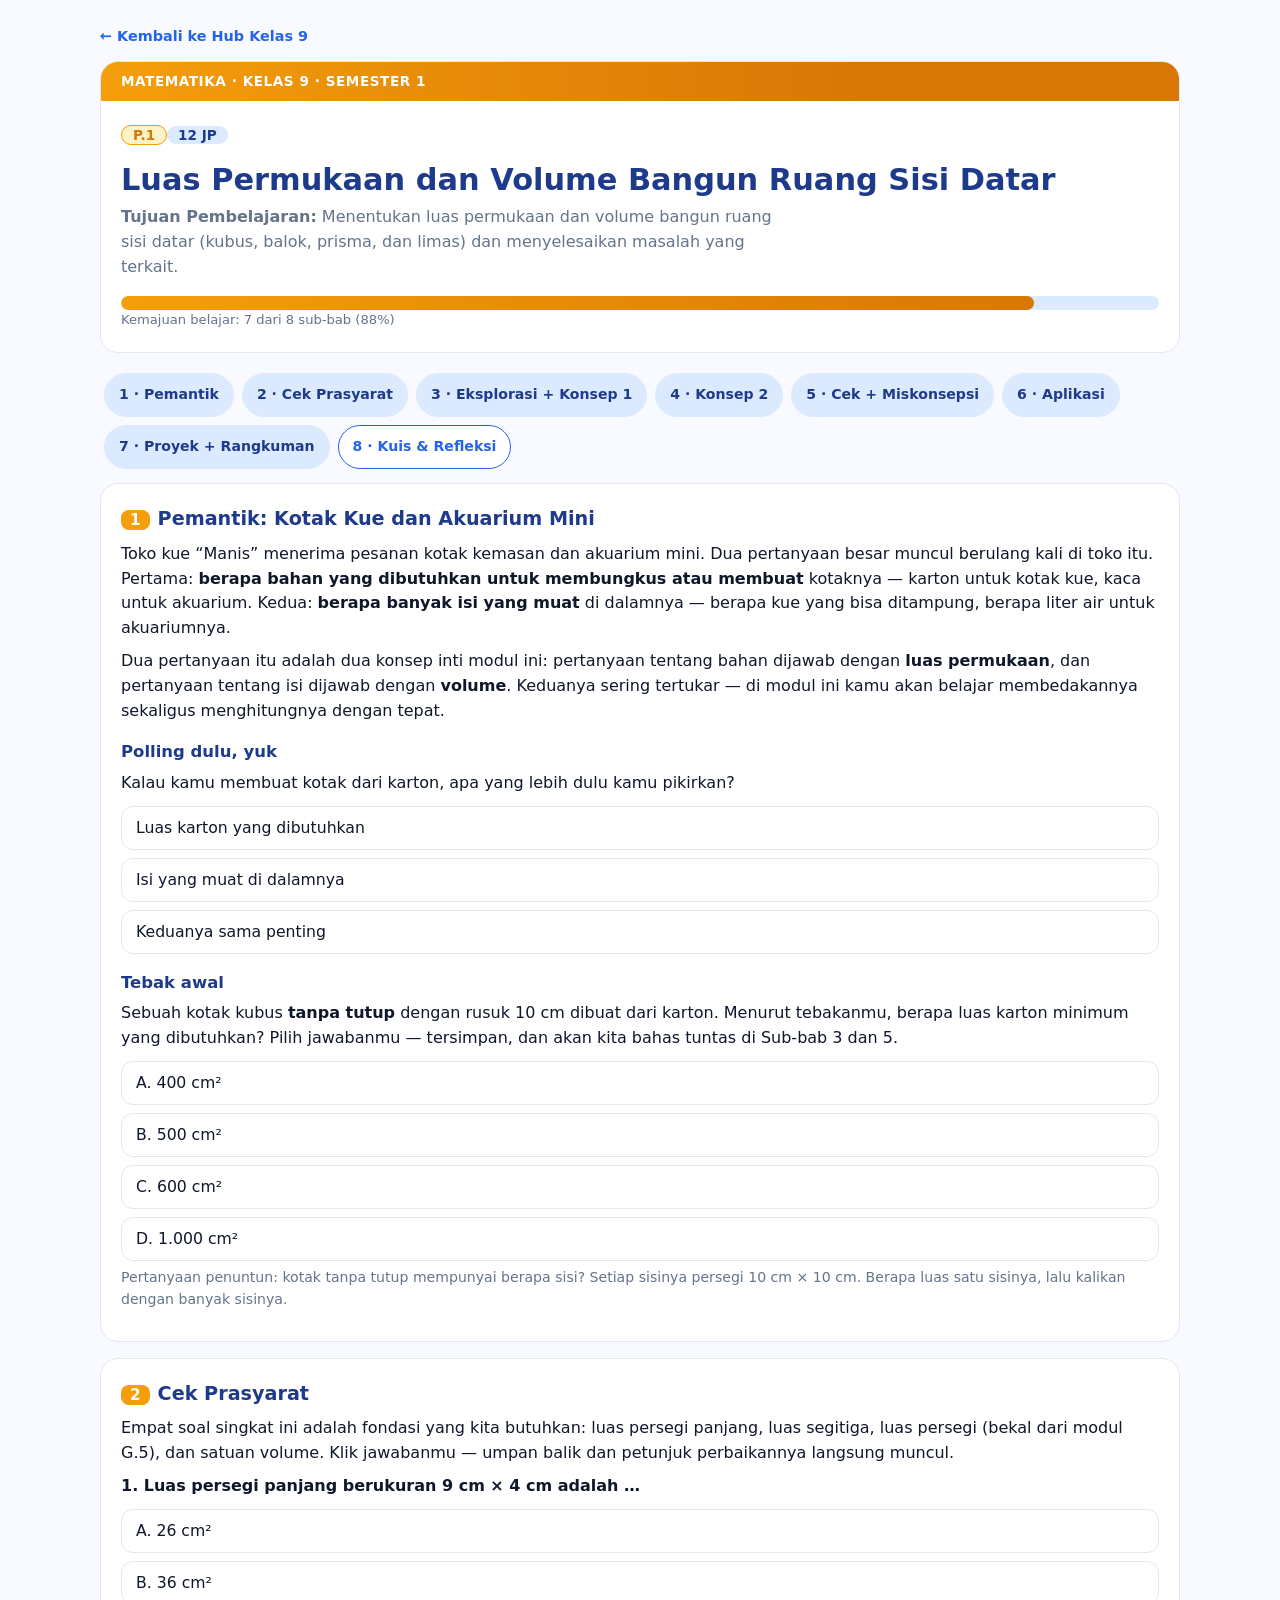
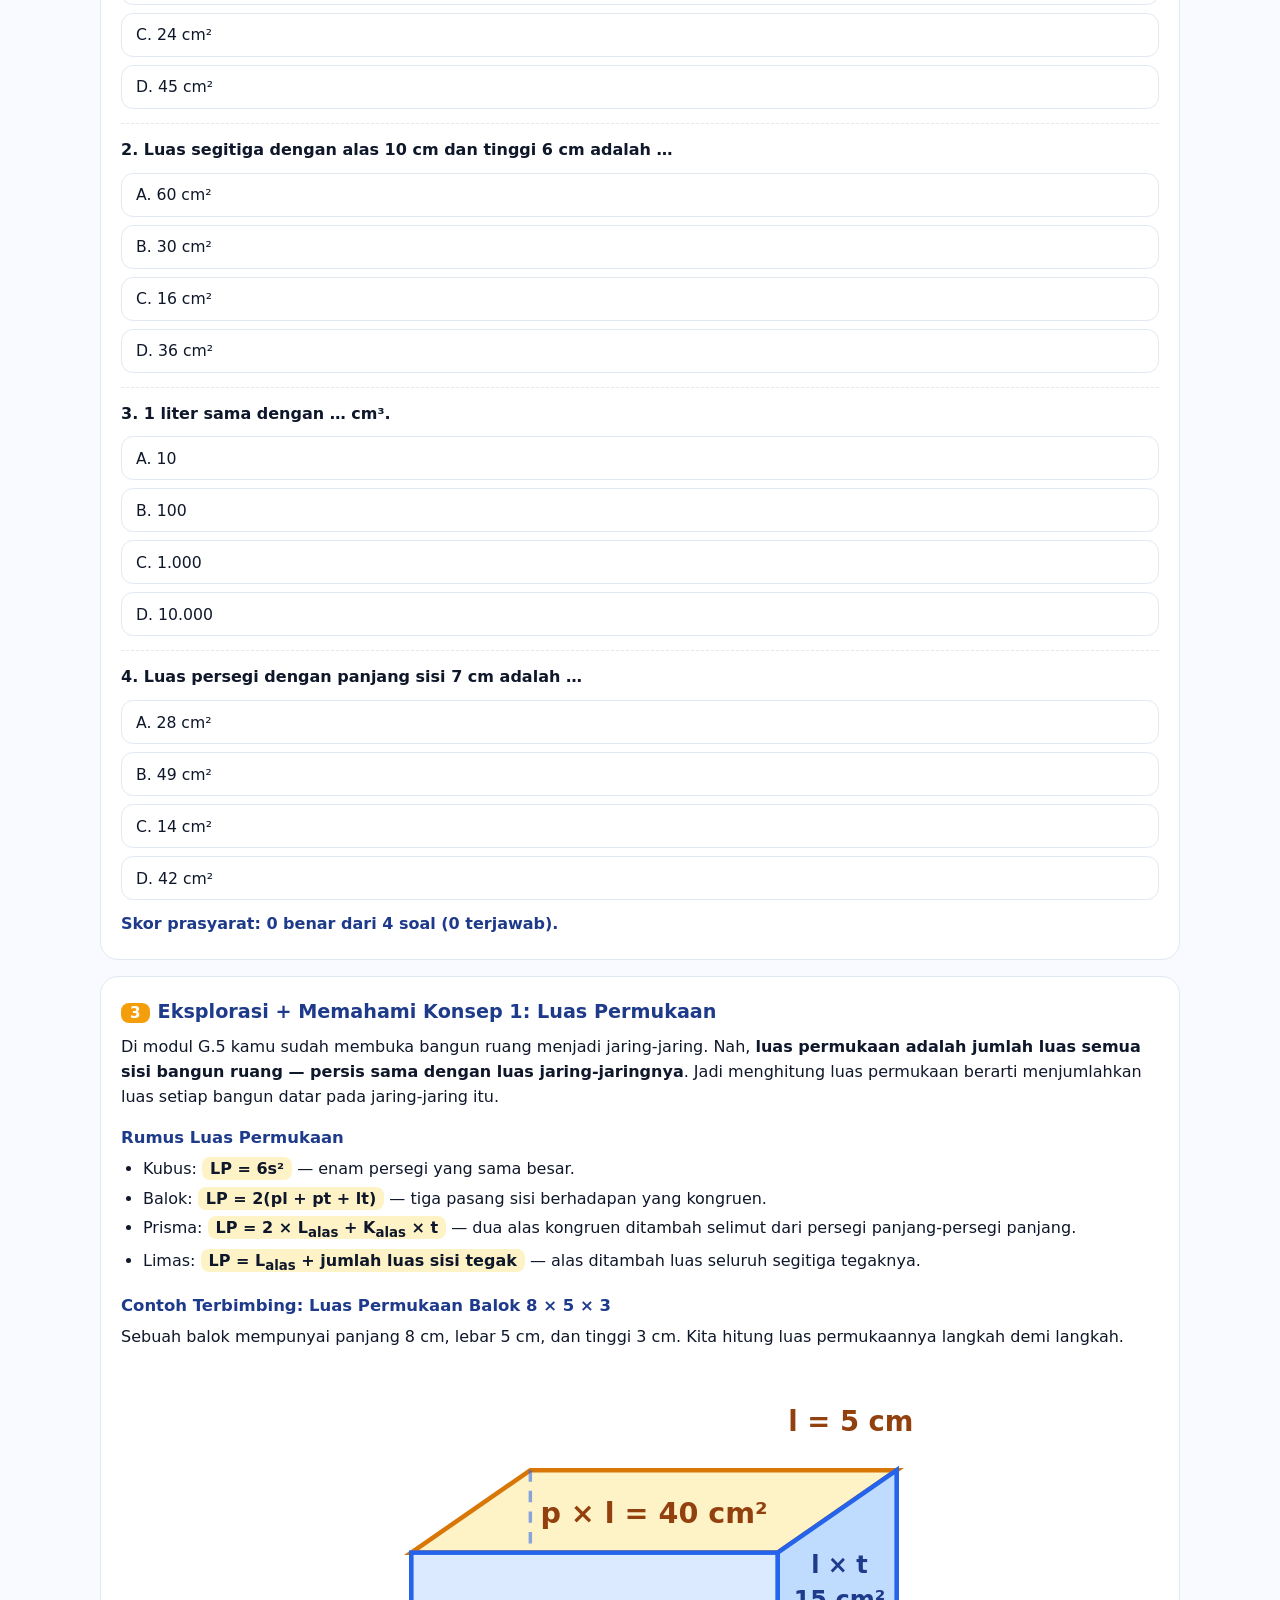
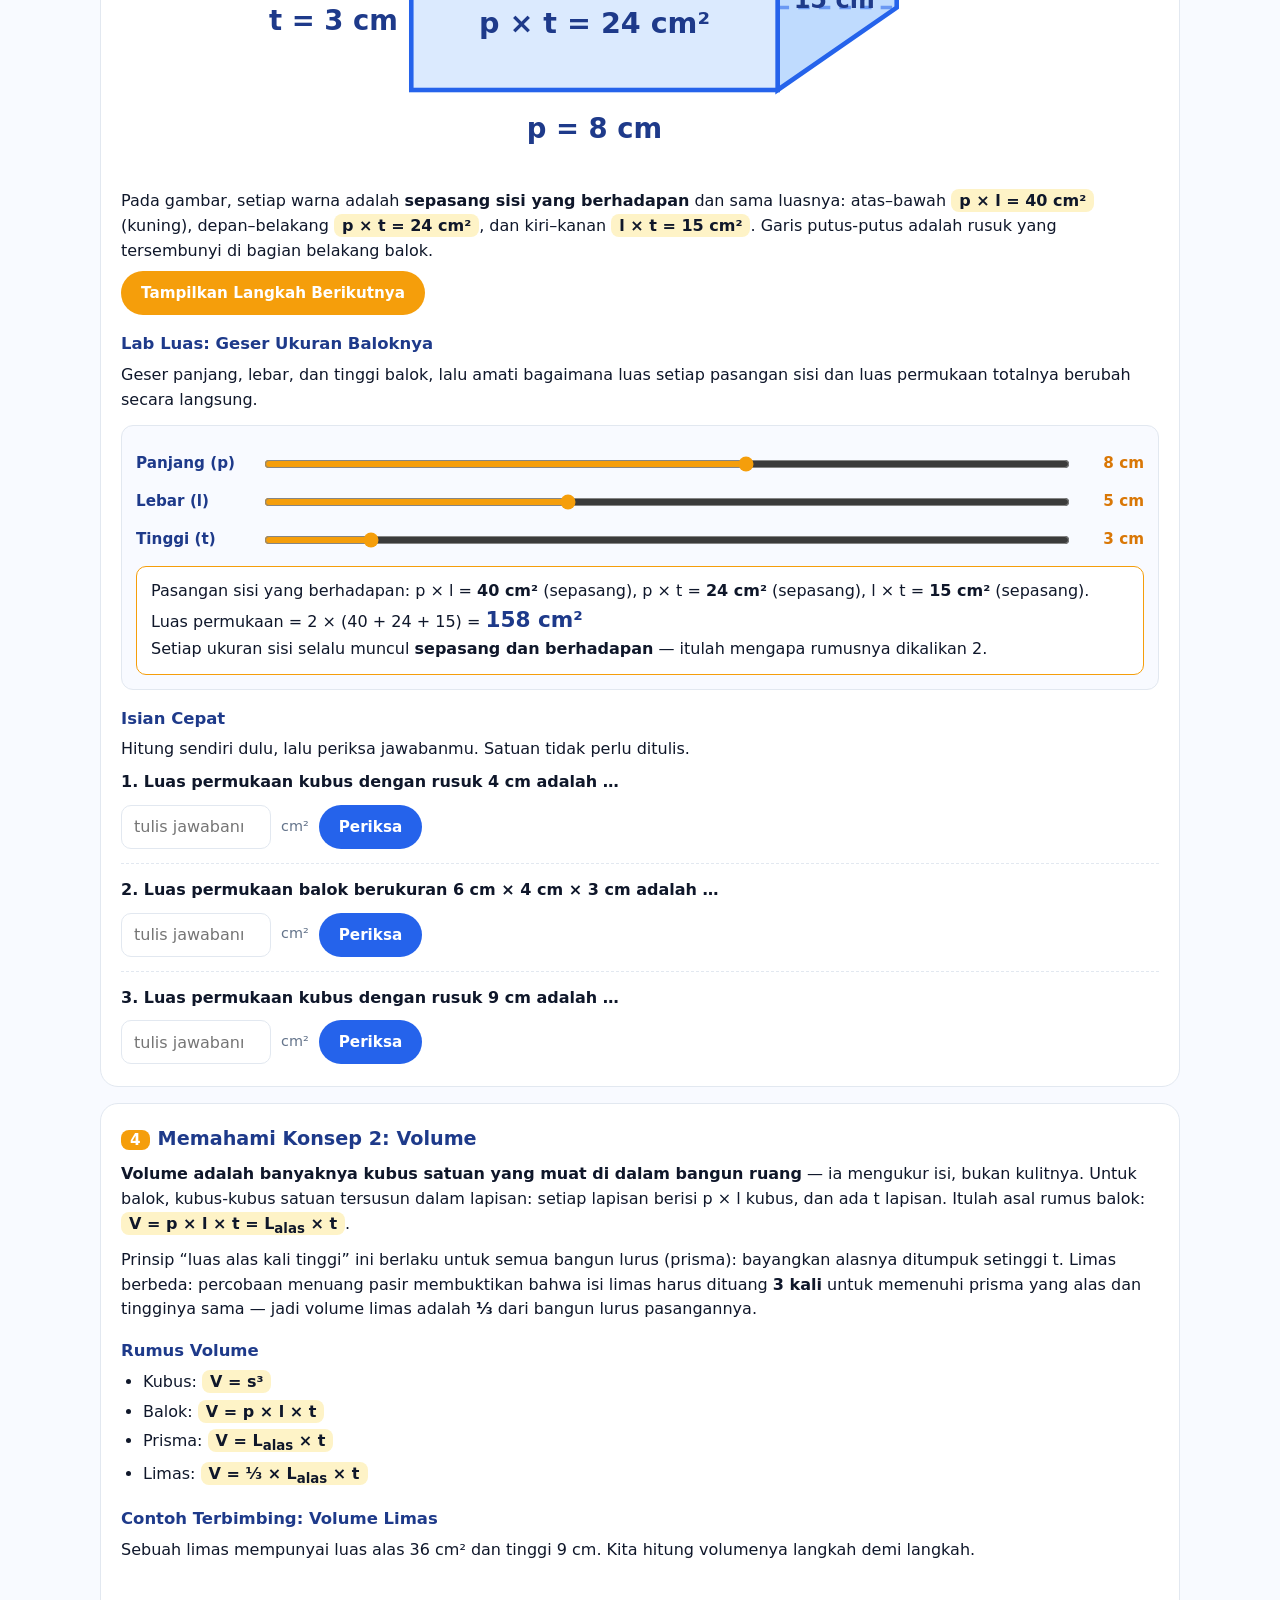
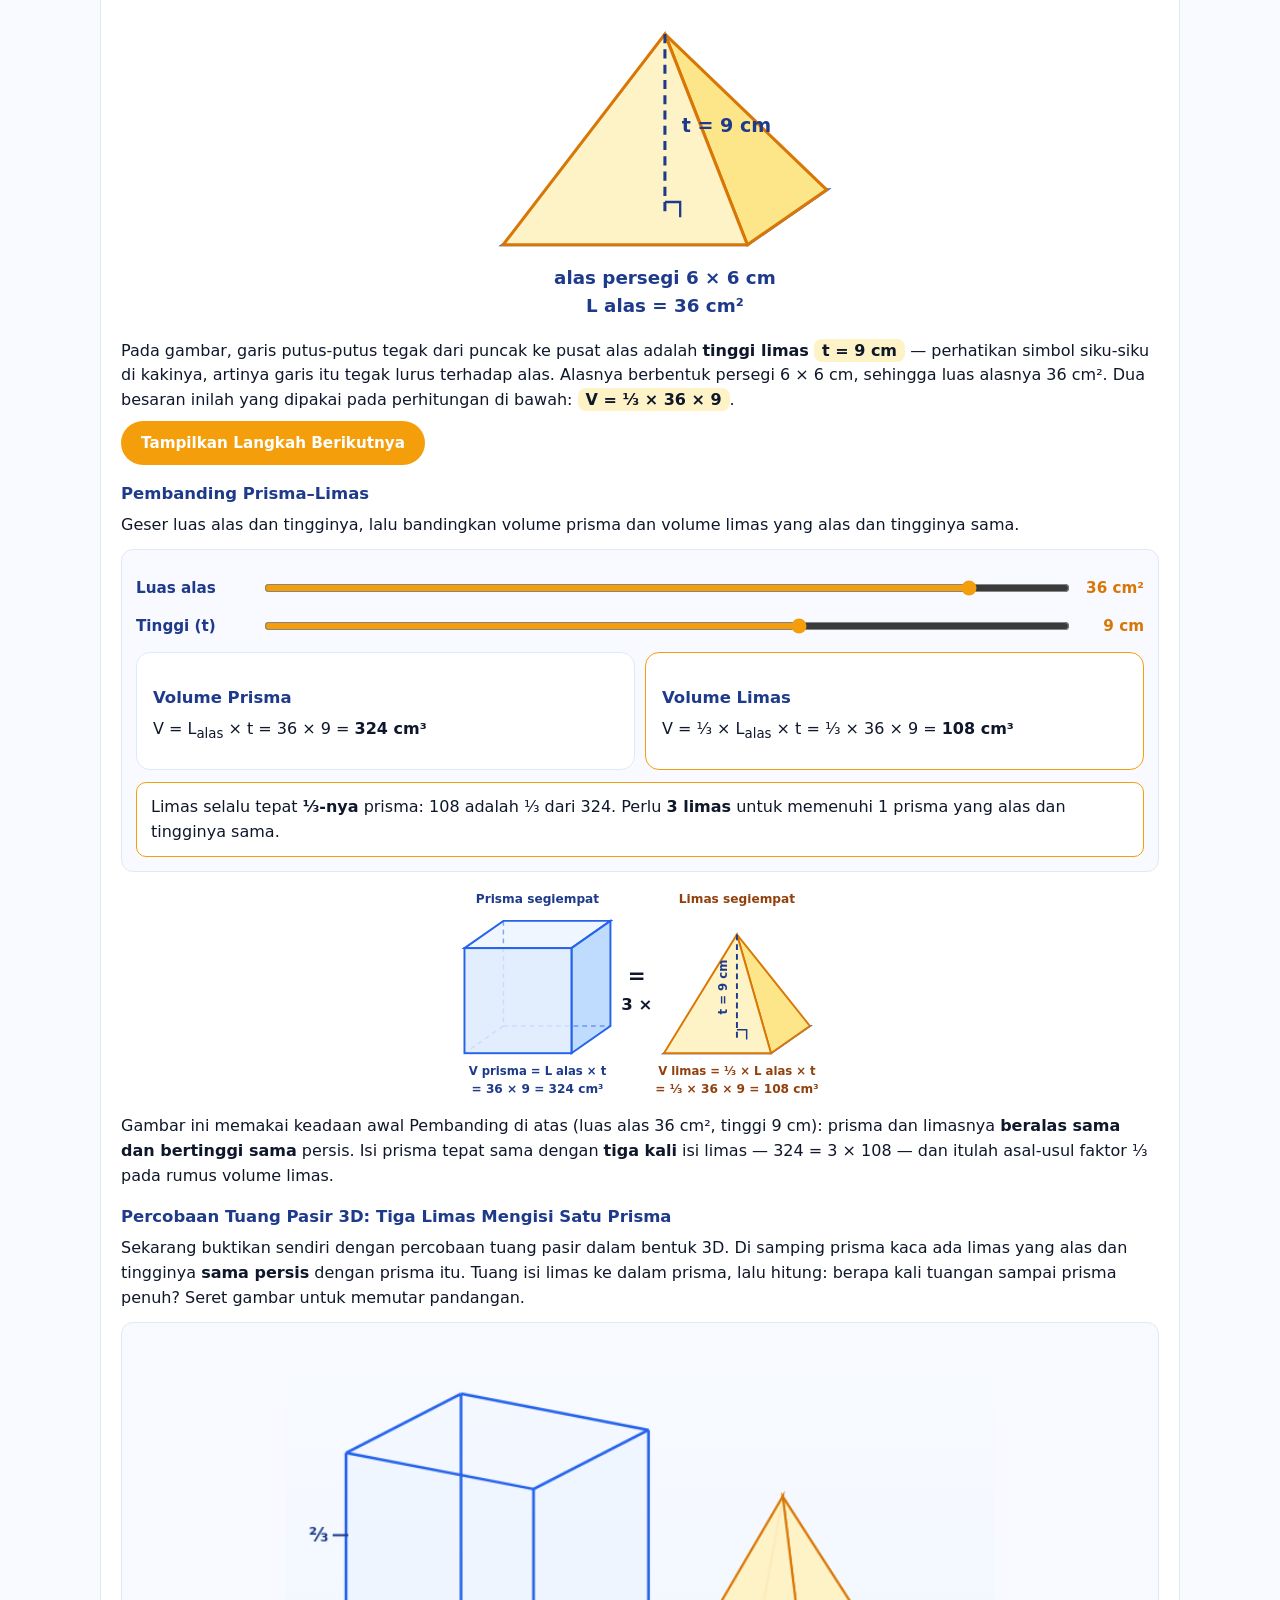
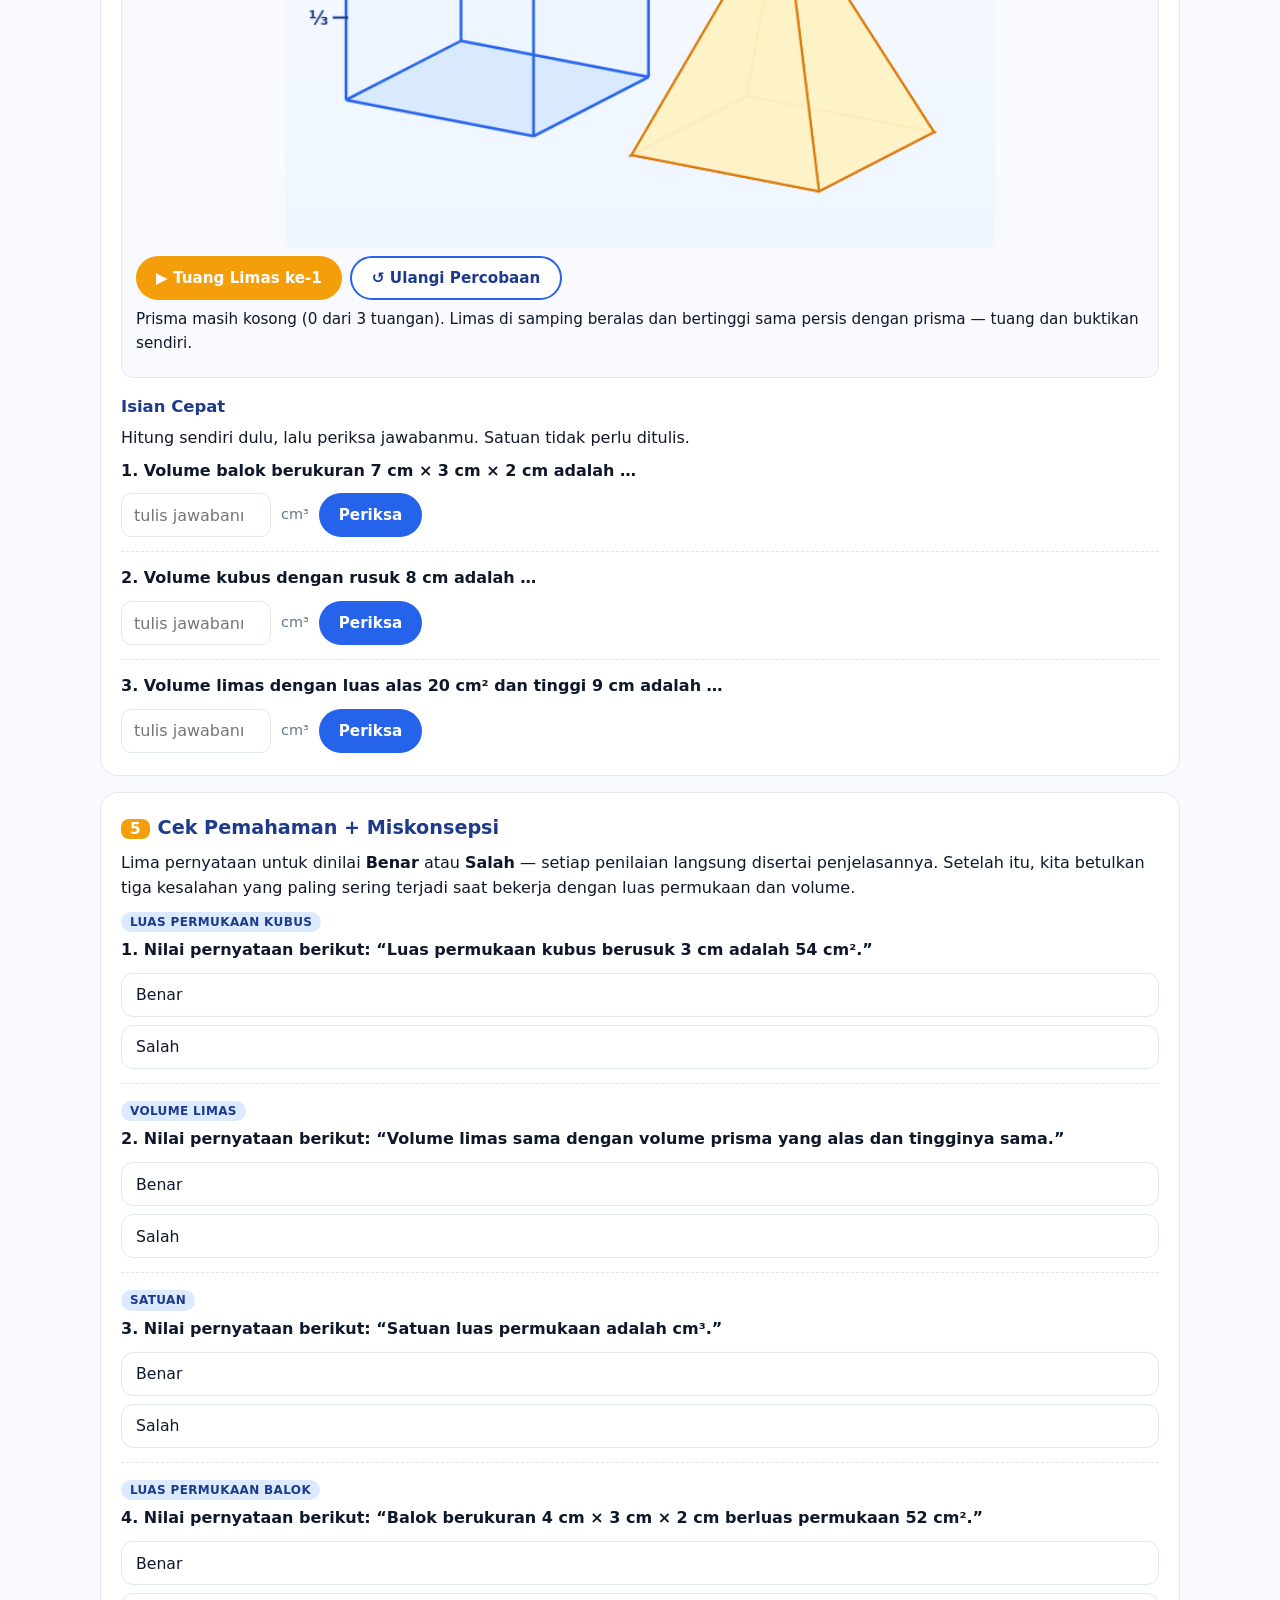
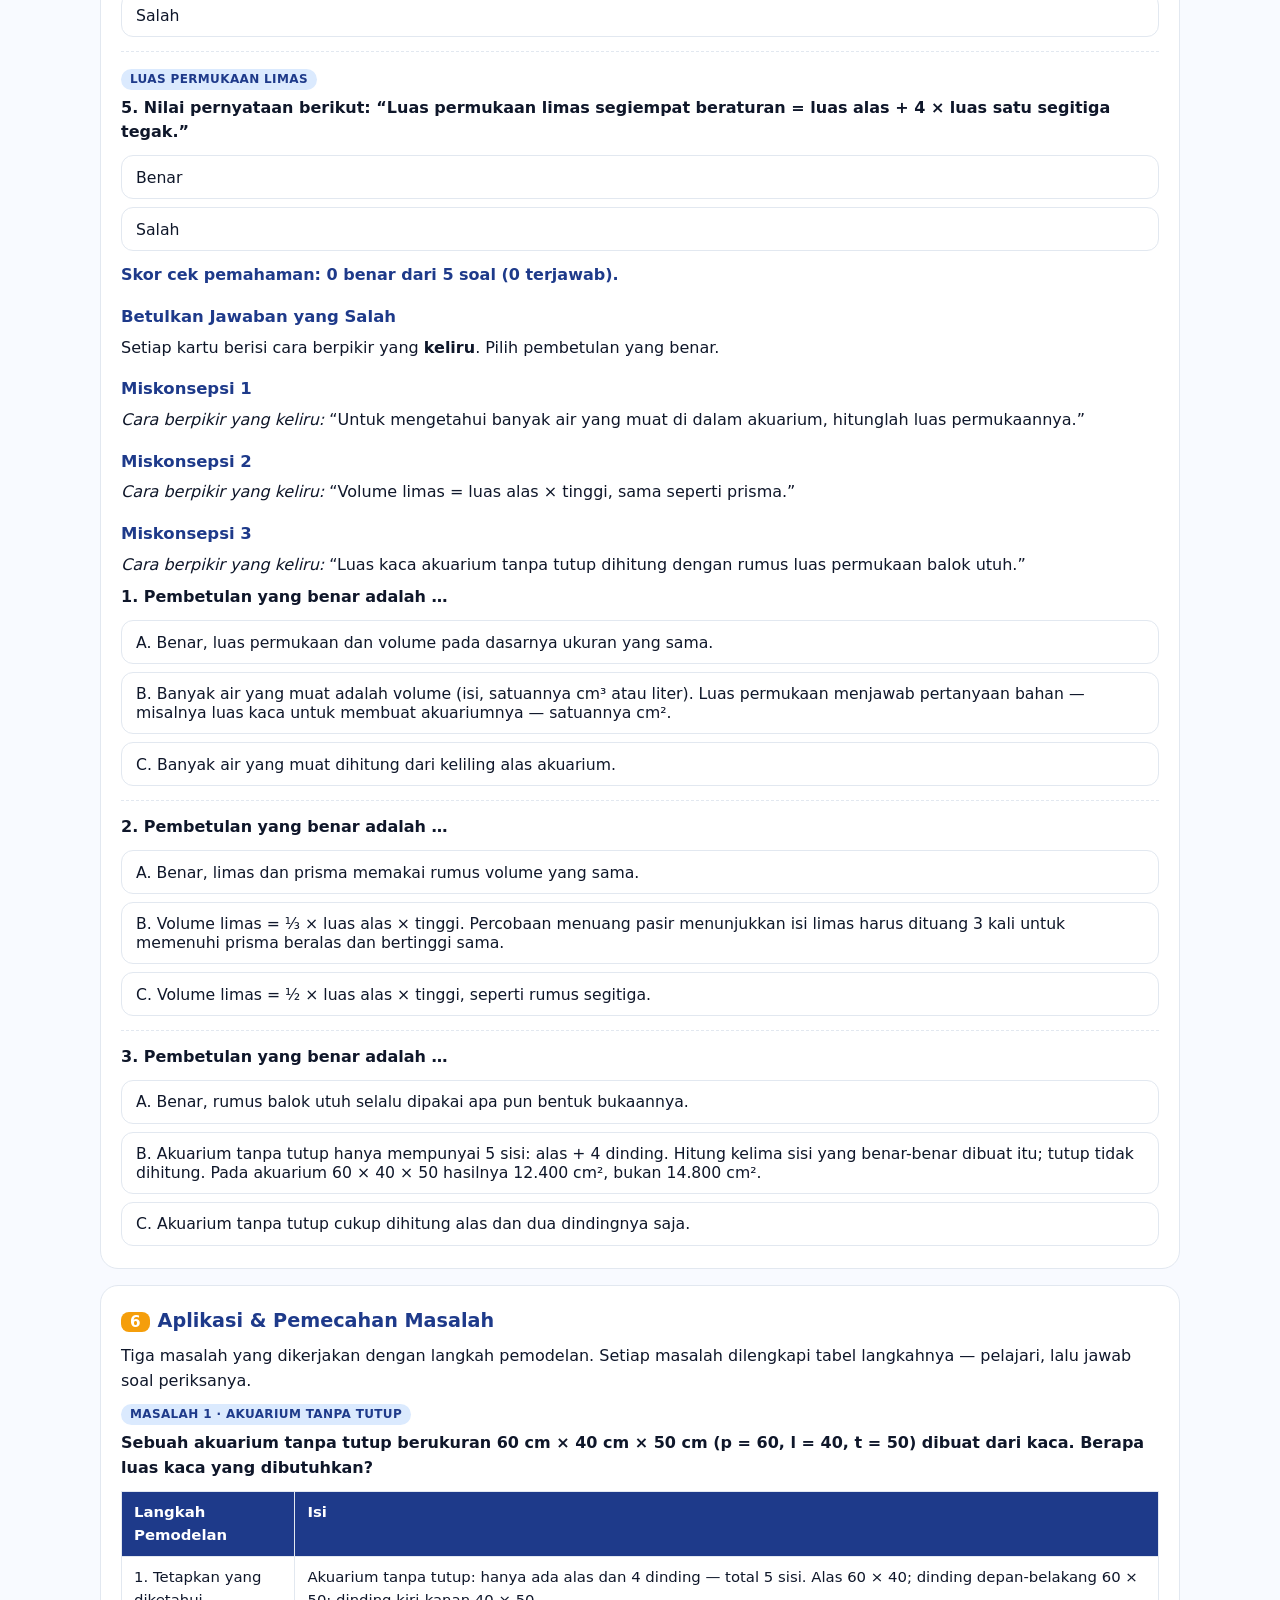
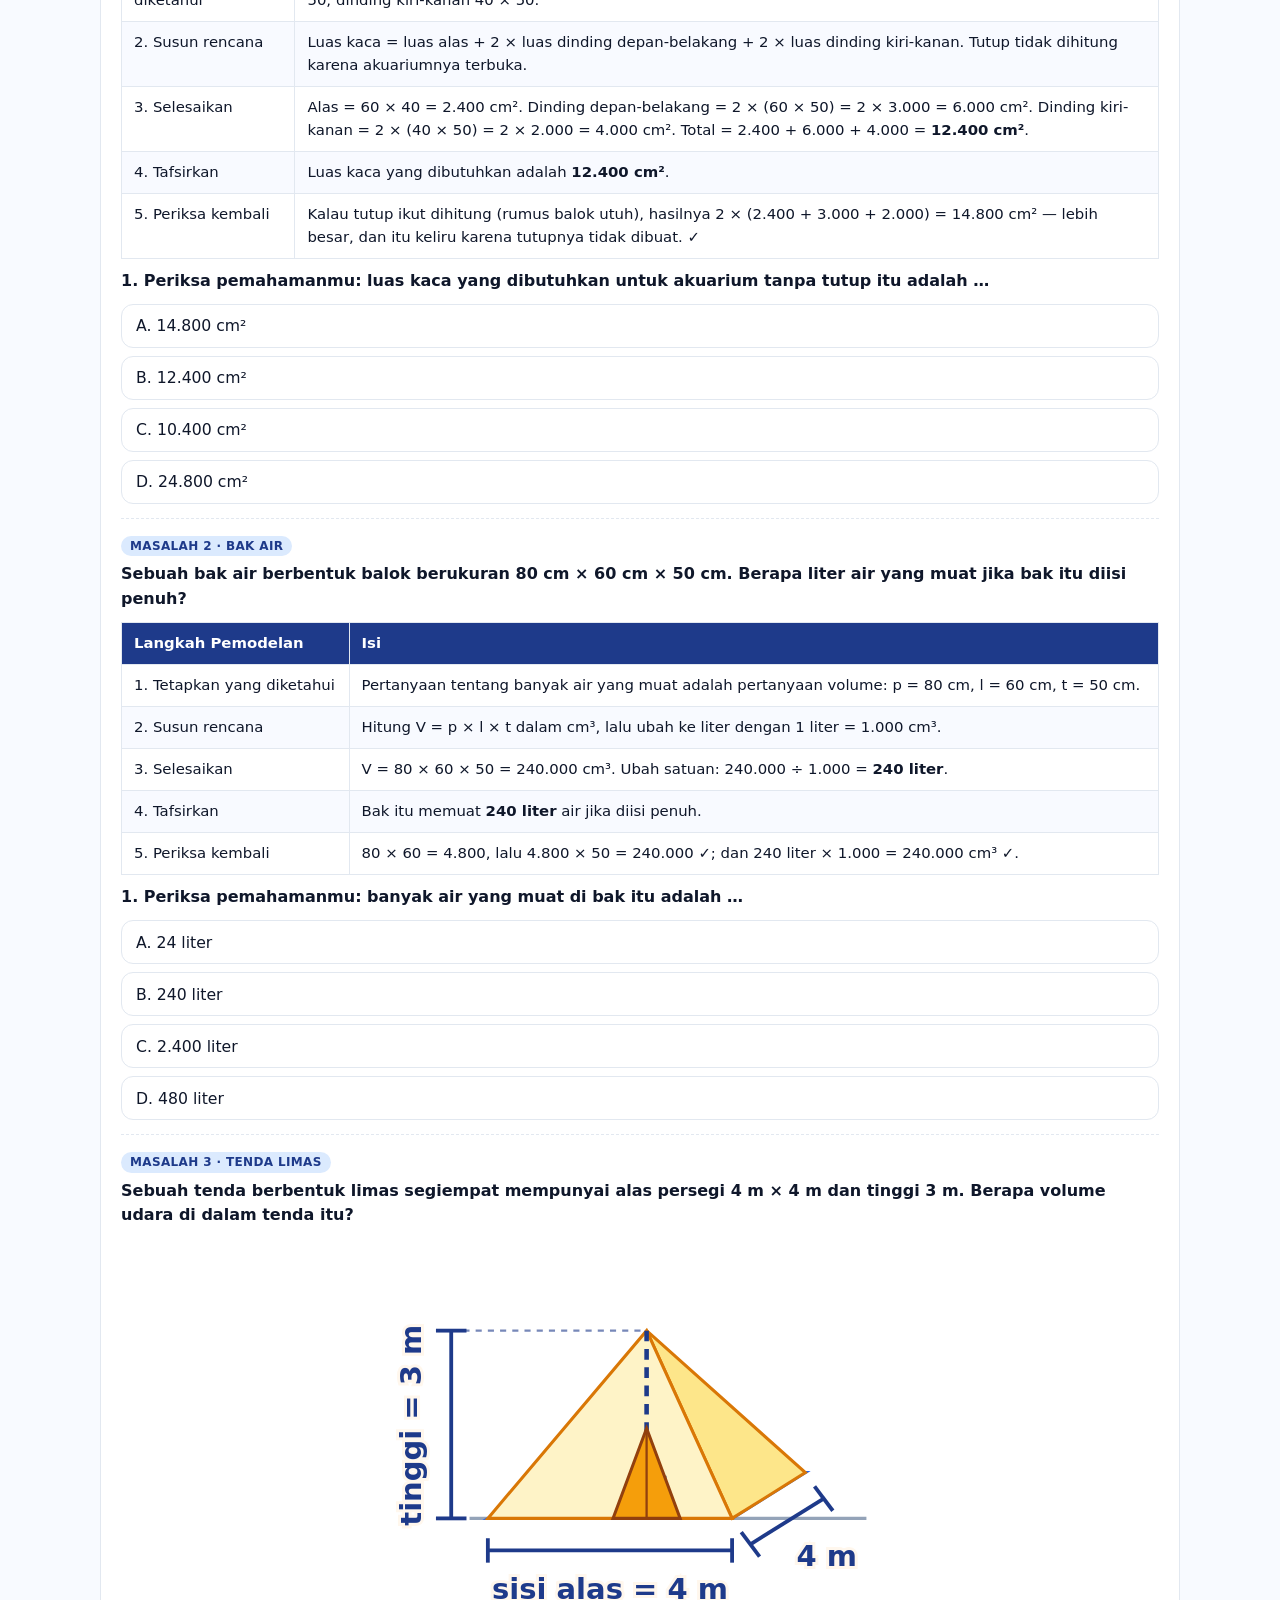
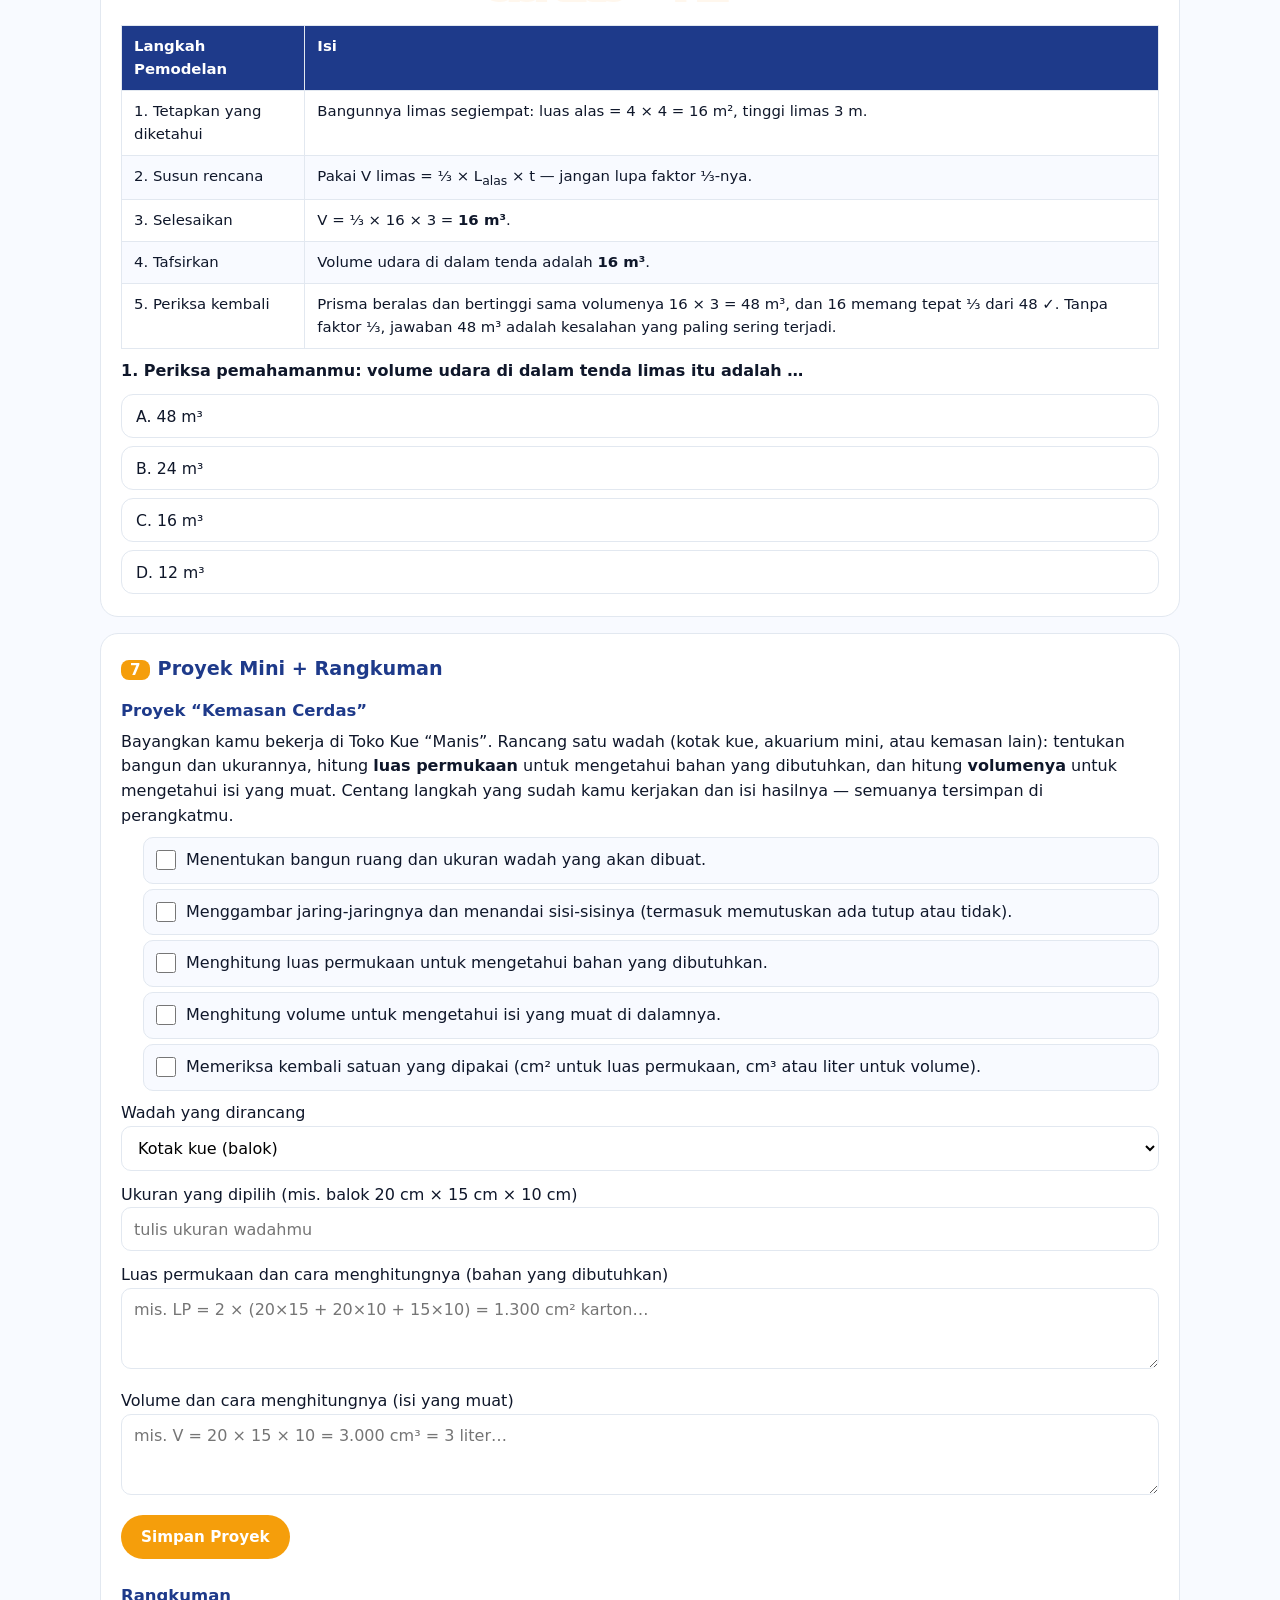
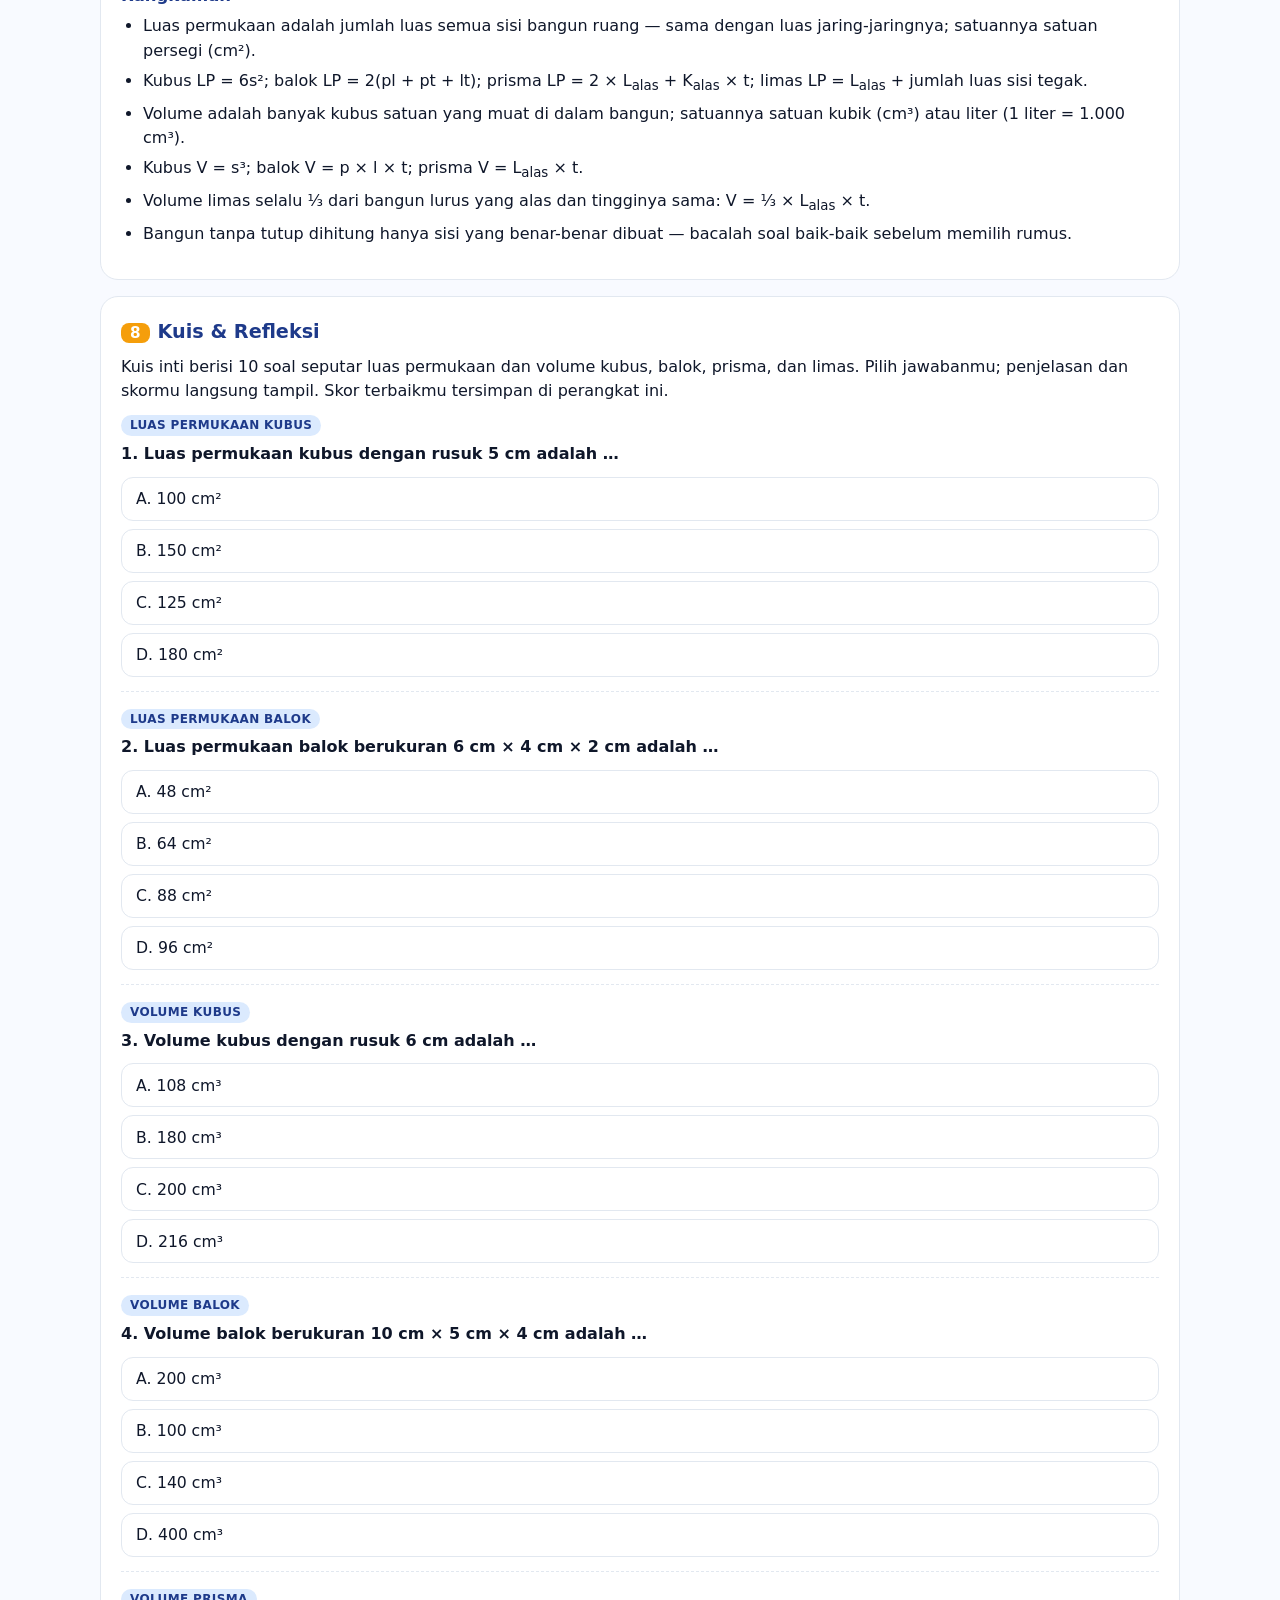
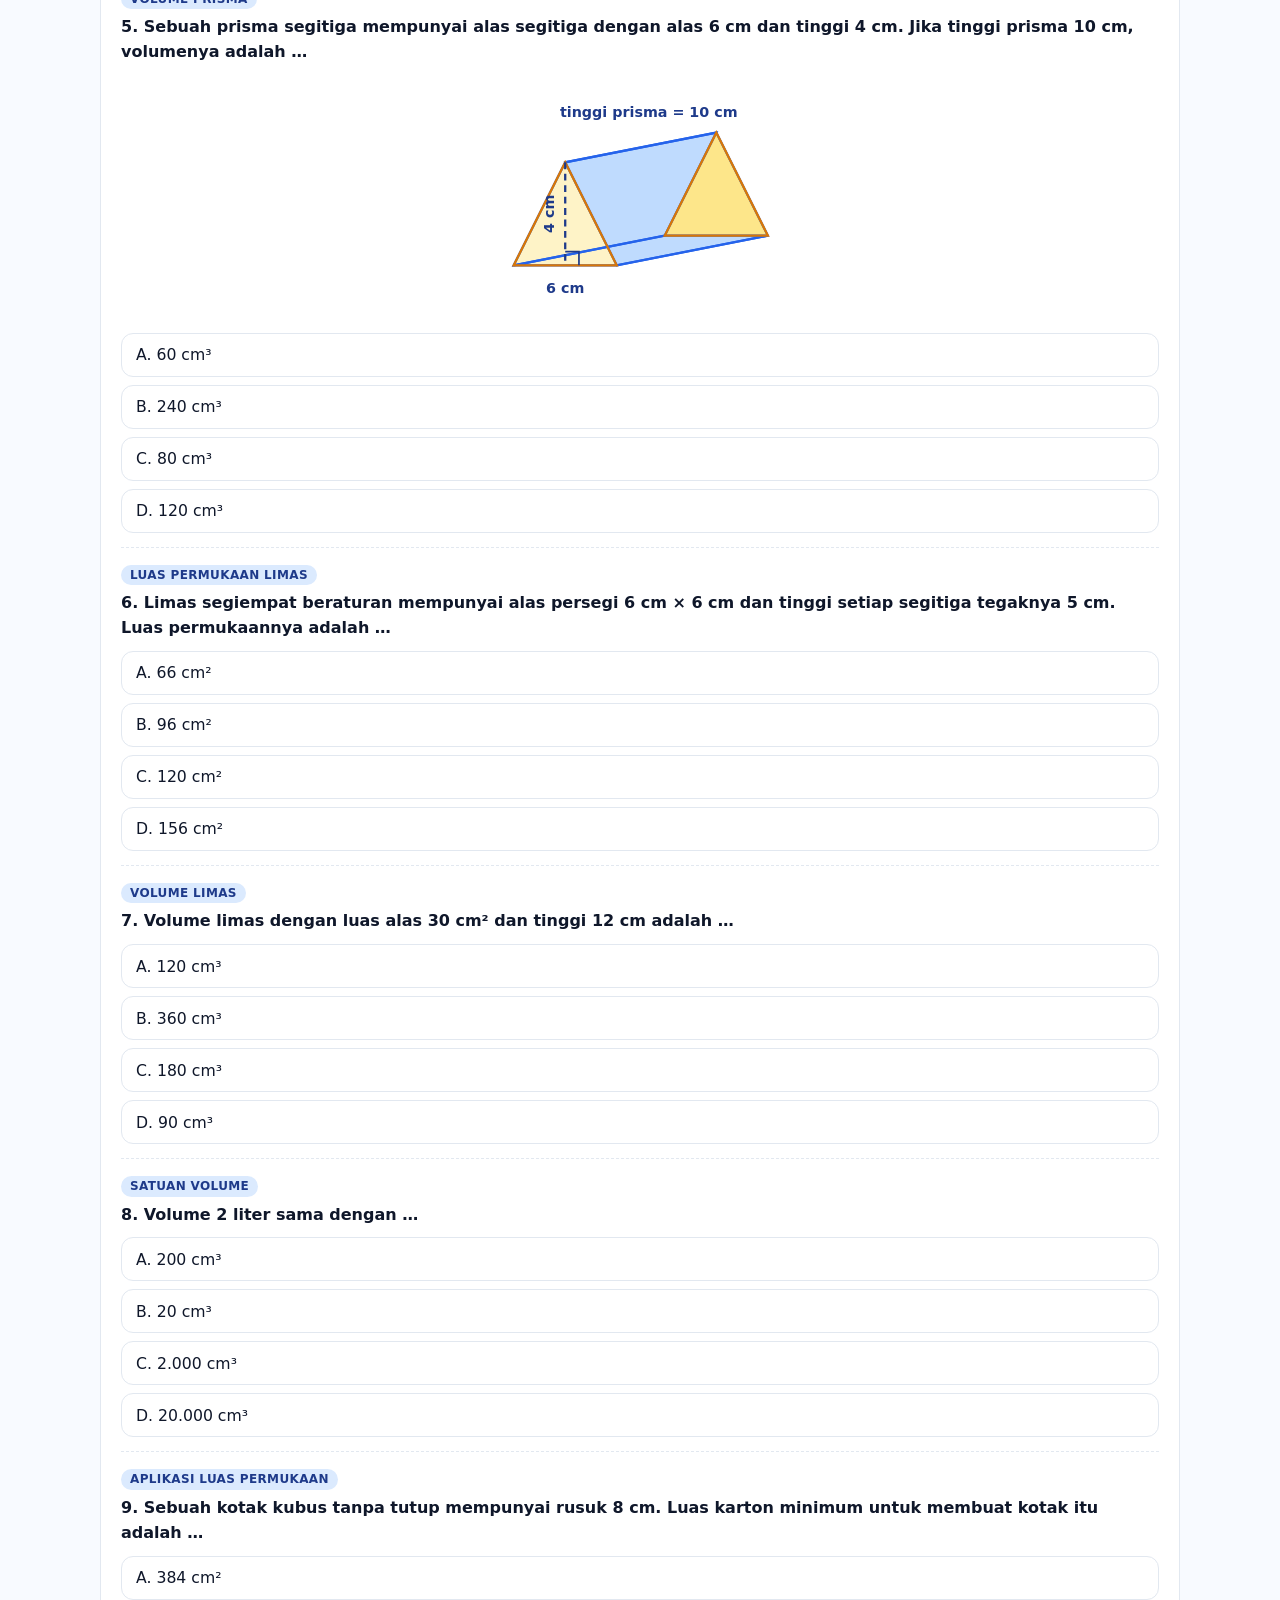
<file: kelas-9/p1-luas-volume/index.html>
<!DOCTYPE html>
<html lang="id">
<head>
<meta charset="UTF-8">
<meta name="viewport" content="width=device-width, initial-scale=1.0">
<title>P.1 Luas Permukaan dan Volume Bangun Ruang Sisi Datar — MPI Matematika Kelas 9</title>
<meta name="description" content="Modul interaktif P.1 Luas Permukaan dan Volume Bangun Ruang Sisi Datar, Matematika Kelas 9, 12 JP.">
<link rel="stylesheet" href="../../assets/css/main.css">
<link rel="stylesheet" href="style.css">
</head>
<body>
<div class="wrap">

  <a class="kembali" href="../../index.html">← Kembali ke Hub Kelas 9</a>

  <header class="modul">
    <div class="pita">Matematika · Kelas 9 · Semester 1</div>
    <div class="isi-header">
      <span class="kode">P.1</span><span class="jp">12 JP</span>
      <h1>Luas Permukaan dan Volume Bangun Ruang Sisi Datar</h1>
      <p><b>Tujuan Pembelajaran:</b> Menentukan luas permukaan dan volume bangun ruang sisi datar (kubus, balok, prisma, dan limas) dan menyelesaikan masalah yang terkait.</p>
      <div class="baris-progres">
        <div class="progres"><div id="bar-progres"></div></div>
        <div class="progres-teks" id="teks-progres">Kemajuan belajar: 0 dari 8 sub-bab</div>
      </div>
    </div>
  </header>

  <nav class="pil" id="pil-sub" aria-label="Navigasi sub-bab">
    <a href="#sub1">1 · Pemantik</a>
    <a href="#sub2">2 · Cek Prasyarat</a>
    <a href="#sub3">3 · Eksplorasi + Konsep 1</a>
    <a href="#sub4">4 · Konsep 2</a>
    <a href="#sub5">5 · Cek + Miskonsepsi</a>
    <a href="#sub6">6 · Aplikasi</a>
    <a href="#sub7">7 · Proyek + Rangkuman</a>
    <a href="#sub8">8 · Kuis &amp; Refleksi</a>
  </nav>

  <!-- ================= SUB-BAB 1 ================= -->
  <section class="kartu" id="sub1">
    <h2><span class="no">1</span>Pemantik: Kotak Kue dan Akuarium Mini</h2>
    <p>Toko kue “Manis” menerima pesanan kotak kemasan dan akuarium mini. Dua pertanyaan besar muncul berulang kali di toko itu. Pertama: <b>berapa bahan yang dibutuhkan untuk membungkus atau membuat</b> kotaknya — karton untuk kotak kue, kaca untuk akuarium. Kedua: <b>berapa banyak isi yang muat</b> di dalamnya — berapa kue yang bisa ditampung, berapa liter air untuk akuariumnya.</p>
    <p>Dua pertanyaan itu adalah dua konsep inti modul ini: pertanyaan tentang bahan dijawab dengan <b>luas permukaan</b>, dan pertanyaan tentang isi dijawab dengan <b>volume</b>. Keduanya sering tertukar — di modul ini kamu akan belajar membedakannya sekaligus menghitungnya dengan tepat.</p>
    <h3>Polling dulu, yuk</h3>
    <p>Kalau kamu membuat kotak dari karton, apa yang lebih dulu kamu pikirkan?</p>
    <div class="opsi-grup" id="polling">
      <button class="opsi" data-poll="luas">Luas karton yang dibutuhkan</button>
      <button class="opsi" data-poll="isi">Isi yang muat di dalamnya</button>
      <button class="opsi" data-poll="keduanya">Keduanya sama penting</button>
    </div>
    <div class="umpan info" id="polling-umpan"></div>
    <h3>Tebak awal</h3>
    <p>Sebuah kotak kubus <b>tanpa tutup</b> dengan rusuk 10 cm dibuat dari karton. Menurut tebakanmu, berapa luas karton minimum yang dibutuhkan? Pilih jawabanmu — tersimpan, dan akan kita bahas tuntas di Sub-bab 3 dan 5.</p>
    <div class="opsi-grup" id="tebakan">
      <button class="opsi" data-tebak="0">A. 400 cm²</button>
      <button class="opsi" data-tebak="1">B. 500 cm²</button>
      <button class="opsi" data-tebak="2">C. 600 cm²</button>
      <button class="opsi" data-tebak="3">D. 1.000 cm²</button>
    </div>
    <div class="umpan info" id="tebakan-umpan"></div>
    <p class="remedial">Pertanyaan penuntun: kotak tanpa tutup mempunyai berapa sisi? Setiap sisinya persegi 10 cm × 10 cm. Berapa luas satu sisinya, lalu kalikan dengan banyak sisinya.</p>
  </section>

  <!-- ================= SUB-BAB 2 ================= -->
  <section class="kartu" id="sub2">
    <h2><span class="no">2</span>Cek Prasyarat</h2>
    <p>Empat soal singkat ini adalah fondasi yang kita butuhkan: luas persegi panjang, luas segitiga, luas persegi (bekal dari modul G.5), dan satuan volume. Klik jawabanmu — umpan balik dan petunjuk perbaikannya langsung muncul.</p>
    <div id="prasyarat-wadah"></div>
    <div class="skor-baris" id="prasyarat-skor"></div>
  </section>

  <!-- ================= SUB-BAB 3 ================= -->
  <section class="kartu" id="sub3">
    <h2><span class="no">3</span>Eksplorasi + Memahami Konsep 1: Luas Permukaan</h2>
    <p>Di modul G.5 kamu sudah membuka bangun ruang menjadi jaring-jaring. Nah, <b>luas permukaan adalah jumlah luas semua sisi bangun ruang — persis sama dengan luas jaring-jaringnya</b>. Jadi menghitung luas permukaan berarti menjumlahkan luas setiap bangun datar pada jaring-jaring itu.</p>
    <h3>Rumus Luas Permukaan</h3>
    <ul>
      <li>Kubus: <span class="rumus">LP = 6s²</span> — enam persegi yang sama besar.</li>
      <li>Balok: <span class="rumus">LP = 2(pl + pt + lt)</span> — tiga pasang sisi berhadapan yang kongruen.</li>
      <li>Prisma: <span class="rumus">LP = 2 × L<sub>alas</sub> + K<sub>alas</sub> × t</span> — dua alas kongruen ditambah selimut dari persegi panjang-persegi panjang.</li>
      <li>Limas: <span class="rumus">LP = L<sub>alas</sub> + jumlah luas sisi tegak</span> — alas ditambah luas seluruh segitiga tegaknya.</li>
    </ul>

    <h3>Contoh Terbimbing: Luas Permukaan Balok 8 × 5 × 3</h3>
    <p>Sebuah balok mempunyai panjang 8 cm, lebar 5 cm, dan tinggi 3 cm. Kita hitung luas permukaannya langkah demi langkah.</p>
    <svg class="jaring-svg balok-75" viewBox="0 0 340 185" role="img" aria-label="Ilustrasi balok berukuran panjang 8 cm, lebar 5 cm, tinggi 3 cm: sisi atas p kali l seluas 40 cm persegi, sisi depan p kali t seluas 24 cm persegi, sisi samping l kali t seluas 15 cm persegi">
      <polygon points="70,85 230,85 282,49 122,49" fill="#FEF3C7" stroke="#D97706" stroke-width="2"/>
      <polygon points="230,85 282,49 282,109 230,145" fill="#BFDBFE" stroke="#2563EB" stroke-width="2"/>
      <line x1="70" y1="145" x2="122" y2="109" stroke="#2563EB" stroke-width="1.5" stroke-dasharray="5 4" opacity="0.55"/>
      <line x1="122" y1="49" x2="122" y2="109" stroke="#2563EB" stroke-width="1.5" stroke-dasharray="5 4" opacity="0.55"/>
      <line x1="122" y1="109" x2="282" y2="109" stroke="#2563EB" stroke-width="1.5" stroke-dasharray="5 4" opacity="0.55"/>
      <rect x="70" y="85" width="160" height="60" fill="#DBEAFE" stroke="#2563EB" stroke-width="2"/>
      <text x="176" y="72" text-anchor="middle" font-size="12.5" font-weight="700" fill="#92400E">p × l = 40 cm²</text>
      <text x="150" y="120" text-anchor="middle" font-size="12.5" font-weight="700" fill="#1E3A8A">p × t = 24 cm²</text>
      <text x="257" y="94" text-anchor="middle" font-size="10.5" font-weight="700" fill="#1E3A8A">l × t</text>
      <text x="257" y="109" text-anchor="middle" font-size="10.5" font-weight="700" fill="#1E3A8A">15 cm²</text>
      <text x="262" y="32" text-anchor="middle" font-size="12" font-weight="700" fill="#92400E">l = 5 cm</text>
      <text x="36" y="119" text-anchor="middle" font-size="12" font-weight="700" fill="#1E3A8A">t = 3 cm</text>
      <text x="150" y="166" text-anchor="middle" font-size="12" font-weight="700" fill="#1E3A8A">p = 8 cm</text>
    </svg>
    <p>Pada gambar, setiap warna adalah <b>sepasang sisi yang berhadapan</b> dan sama luasnya: atas–bawah <span class="rumus">p × l = 40 cm²</span> (kuning), depan–belakang <span class="rumus">p × t = 24 cm²</span>, dan kiri–kanan <span class="rumus">l × t = 15 cm²</span>. Garis putus-putus adalah rusuk yang tersembunyi di bagian belakang balok.</p>
    <button class="btn btn-amber btn-langkah" data-target="langkah-lp-balok">Tampilkan Langkah Berikutnya</button>
    <div id="langkah-lp-balok">
      <div class="langkah"><p><b>Langkah 1:</b> Balok mempunyai 3 pasang sisi berhadapan. Hitung luas satu sisi dari setiap pasangan: p × l = 8 × 5 = <b>40 cm²</b>, p × t = 8 × 3 = <b>24 cm²</b>, dan l × t = 5 × 3 = <b>15 cm²</b>.</p></div>
      <div class="langkah"><p><b>Langkah 2:</b> Jumlahkan luas ketiga wakil pasangan itu: 40 + 24 + 15 = <b>79 cm²</b>.</p></div>
      <div class="langkah"><p><b>Langkah 3:</b> Karena setiap luas mewakili sepasang sisi, kalikan dua: LP = 2 × 79 = <b>158 cm²</b>.</p></div>
      <div class="langkah"><p><b>Langkah 4:</b> Kesimpulan: luas permukaan balok itu <b>158 cm²</b>. Perhatikan satuannya cm² — luas selalu memakai satuan persegi. ✓</p></div>
    </div>

    <h3>Lab Luas: Geser Ukuran Baloknya</h3>
    <p>Geser panjang, lebar, dan tinggi balok, lalu amati bagaimana luas setiap pasangan sisi dan luas permukaan totalnya berubah secara langsung.</p>
    <div class="lab" id="lab-luas">
      <div class="lab-baris">
        <label for="lab-p">Panjang (p)</label>
        <input type="range" class="lab-geser" id="lab-p" min="2" max="12" step="1" value="8">
        <output id="lab-p-nilai">8 cm</output>
      </div>
      <div class="lab-baris">
        <label for="lab-l">Lebar (l)</label>
        <input type="range" class="lab-geser" id="lab-l" min="2" max="10" step="1" value="5">
        <output id="lab-l-nilai">5 cm</output>
      </div>
      <div class="lab-baris">
        <label for="lab-t">Tinggi (t)</label>
        <input type="range" class="lab-geser" id="lab-t" min="2" max="10" step="1" value="3">
        <output id="lab-t-nilai">3 cm</output>
      </div>
      <div class="lab-hasil" id="lab-luas-hasil"></div>
    </div>

    <h3>Isian Cepat</h3>
    <p>Hitung sendiri dulu, lalu periksa jawabanmu. Satuan tidak perlu ditulis.</p>
    <div id="isian-lp-wadah"></div>
  </section>

  <!-- ================= SUB-BAB 4 ================= -->
  <section class="kartu" id="sub4">
    <h2><span class="no">4</span>Memahami Konsep 2: Volume</h2>
    <p><b>Volume adalah banyaknya kubus satuan yang muat di dalam bangun ruang</b> — ia mengukur isi, bukan kulitnya. Untuk balok, kubus-kubus satuan tersusun dalam lapisan: setiap lapisan berisi p × l kubus, dan ada t lapisan. Itulah asal rumus balok: <span class="rumus">V = p × l × t = L<sub>alas</sub> × t</span>.</p>
    <p>Prinsip “luas alas kali tinggi” ini berlaku untuk semua bangun lurus (prisma): bayangkan alasnya ditumpuk setinggi t. Limas berbeda: percobaan menuang pasir membuktikan bahwa isi limas harus dituang <b>3 kali</b> untuk memenuhi prisma yang alas dan tingginya sama — jadi volume limas adalah <b>⅓</b> dari bangun lurus pasangannya.</p>
    <h3>Rumus Volume</h3>
    <ul>
      <li>Kubus: <span class="rumus">V = s³</span></li>
      <li>Balok: <span class="rumus">V = p × l × t</span></li>
      <li>Prisma: <span class="rumus">V = L<sub>alas</sub> × t</span></li>
      <li>Limas: <span class="rumus">V = ⅓ × L<sub>alas</sub> × t</span></li>
    </ul>

    <h3>Contoh Terbimbing: Volume Limas</h3>
    <p>Sebuah limas mempunyai luas alas 36 cm² dan tinggi 9 cm. Kita hitung volumenya langkah demi langkah.</p>
    <svg class="jaring-svg limas-setengah" viewBox="0 0 340 236" role="img" aria-label="Ilustrasi limas segiempat beralas persegi 6 kali 6 cm dengan luas alas 36 cm persegi dan garis tinggi 9 cm dari puncak tegak lurus ke pusat alas">
      <polygon points="132,144 292,144 186,42" fill="#FDE68A" opacity="0.55"/>
      <polygon points="80,180 240,180 292,144 132,144" fill="#DBEAFE" stroke="#2563EB" stroke-width="2"/>
      <polygon points="80,180 132,144 186,42" fill="#FEF3C7" opacity="0.8"/>
      <polygon points="240,180 292,144 186,42" fill="#FDE68A" stroke="#D97706" stroke-width="2"/>
      <polygon points="80,180 240,180 186,42" fill="#FEF3C7" stroke="#D97706" stroke-width="2"/>
      <line x1="186" y1="42" x2="186" y2="162" stroke="#1E3A8A" stroke-width="2" stroke-dasharray="6 4"/>
      <polyline points="186,152 196,152 196,162" fill="none" stroke="#1E3A8A" stroke-width="1.5"/>
      <text x="197" y="106" font-size="12.5" font-weight="700" fill="#1E3A8A">t = 9 cm</text>
      <text x="186" y="206" text-anchor="middle" font-size="12" font-weight="700" fill="#1E3A8A">alas persegi 6 × 6 cm</text>
      <text x="186" y="224" text-anchor="middle" font-size="12" font-weight="700" fill="#1E3A8A">L alas = 36 cm²</text>
    </svg>
    <p>Pada gambar, garis putus-putus tegak dari puncak ke pusat alas adalah <b>tinggi limas</b> <span class="rumus">t = 9 cm</span> — perhatikan simbol siku-siku di kakinya, artinya garis itu tegak lurus terhadap alas. Alasnya berbentuk persegi 6 × 6 cm, sehingga luas alasnya 36 cm². Dua besaran inilah yang dipakai pada perhitungan di bawah: <span class="rumus">V = ⅓ × 36 × 9</span>.</p>
    <button class="btn btn-amber btn-langkah" data-target="langkah-v-limas">Tampilkan Langkah Berikutnya</button>
    <div id="langkah-v-limas">
      <div class="langkah"><p><b>Langkah 1:</b> Tulis rumusnya: V limas = ⅓ × L<sub>alas</sub> × t. Berbeda dengan prisma, limas selalu memakai faktor ⅓.</p></div>
      <div class="langkah"><p><b>Langkah 2:</b> Hitung dulu ⅓ dari luas alasnya: ⅓ × 36 = <b>12 cm²</b>.</p></div>
      <div class="langkah"><p><b>Langkah 3:</b> Kalikan dengan tingginya: 12 × 9 = <b>108</b>.</p></div>
      <div class="langkah"><p><b>Langkah 4:</b> Kesimpulan: volume limas itu <b>108 cm³</b> — satuannya cm³ (kubik), karena volume mengukur isi. Sebagai pembanding, prisma beralas dan bertinggi sama volumenya 36 × 9 = 324 cm³, tepat 3 kali lipatnya. ✓</p></div>
    </div>

    <h3>Pembanding Prisma–Limas</h3>
    <p>Geser luas alas dan tingginya, lalu bandingkan volume prisma dan volume limas yang alas dan tingginya sama.</p>
    <div class="lab" id="pembanding">
      <div class="lab-baris">
        <label for="banding-alas">Luas alas</label>
        <input type="range" class="lab-geser" id="banding-alas" min="6" max="40" step="1" value="36">
        <output id="banding-alas-nilai">36 cm²</output>
      </div>
      <div class="lab-baris">
        <label for="banding-t">Tinggi (t)</label>
        <input type="range" class="lab-geser" id="banding-t" min="3" max="12" step="1" value="9">
        <output id="banding-t-nilai">9 cm</output>
      </div>
      <div class="lab-duo">
        <div class="kotak biru"><h3>Volume Prisma</h3><p id="banding-prisma"></p></div>
        <div class="kotak amber"><h3>Volume Limas</h3><p id="banding-limas"></p></div>
      </div>
      <div class="lab-hasil" id="banding-hasil"></div>
    </div>
    <svg class="jaring-svg pembanding-75" viewBox="0 0 400 232" role="img" aria-label="Ilustrasi prisma segiempat dan limas segiempat dengan alas dan tinggi yang sama: volume prisma 324 cm persegi sama dengan tiga kali volume limas 108 cm persegi">
      <text x="95" y="24" text-anchor="middle" font-size="12.5" font-weight="700" fill="#1E3A8A">Prisma segiempat</text>
      <text x="300" y="24" text-anchor="middle" font-size="12.5" font-weight="700" fill="#92400E">Limas segiempat</text>
      <polygon points="20,70 130,70 170,42 60,42" fill="#EFF6FF" stroke="#2563EB" stroke-width="2"/>
      <polygon points="130,70 170,42 170,150 130,178" fill="#BFDBFE" stroke="#2563EB" stroke-width="2"/>
      <line x1="60" y1="42" x2="60" y2="150" stroke="#2563EB" stroke-width="1.5" stroke-dasharray="5 4" opacity="0.55"/>
      <line x1="60" y1="150" x2="170" y2="150" stroke="#2563EB" stroke-width="1.5" stroke-dasharray="5 4" opacity="0.55"/>
      <line x1="60" y1="150" x2="20" y2="178" stroke="#2563EB" stroke-width="1.5" stroke-dasharray="5 4" opacity="0.55"/>
      <rect x="20" y="70" width="110" height="108" fill="#DBEAFE" fill-opacity="0.8" stroke="#2563EB" stroke-width="2"/>
      <text x="197" y="106" text-anchor="middle" font-size="22" font-weight="700" fill="#0F172A">=</text>
      <text x="197" y="134" text-anchor="middle" font-size="17" font-weight="700" fill="#0F172A">3 ×</text>
      <polygon points="265,150 375,150 300,56" fill="#FDE68A" opacity="0.55"/>
      <polygon points="225,178 335,178 375,150 265,150" fill="#DBEAFE" stroke="#2563EB" stroke-width="2"/>
      <polygon points="335,178 375,150 300,56" fill="#FDE68A" stroke="#D97706" stroke-width="2"/>
      <polygon points="225,178 335,178 300,56" fill="#FEF3C7" stroke="#D97706" stroke-width="2"/>
      <line x1="300" y1="56" x2="300" y2="164" stroke="#1E3A8A" stroke-width="2" stroke-dasharray="6 4"/>
      <polyline points="300,154 310,154 310,164" fill="none" stroke="#1E3A8A" stroke-width="1.5"/>
      <text x="290" y="110" text-anchor="middle" transform="rotate(-90 290 110)" font-size="12" font-weight="700" fill="#1E3A8A">t = 9 cm</text>
      <text x="95" y="200" text-anchor="middle" font-size="12" font-weight="700" fill="#1E3A8A">V prisma = L alas × t</text>
      <text x="95" y="219" text-anchor="middle" font-size="12.5" font-weight="700" fill="#1E3A8A">= 36 × 9 = 324 cm³</text>
      <text x="300" y="200" text-anchor="middle" font-size="12" font-weight="700" fill="#92400E">V limas = ⅓ × L alas × t</text>
      <text x="300" y="219" text-anchor="middle" font-size="12.5" font-weight="700" fill="#92400E">= ⅓ × 36 × 9 = 108 cm³</text>
    </svg>
    <p>Gambar ini memakai keadaan awal Pembanding di atas (luas alas 36 cm², tinggi 9 cm): prisma dan limasnya <b>beralas sama dan bertinggi sama</b> persis. Isi prisma tepat sama dengan <b>tiga kali</b> isi limas — 324 = 3 × 108 — dan itulah asal-usul faktor ⅓ pada rumus volume limas.</p>

    <h3>Percobaan Tuang Pasir 3D: Tiga Limas Mengisi Satu Prisma</h3>
    <p>Sekarang buktikan sendiri dengan percobaan tuang pasir dalam bentuk 3D. Di samping prisma kaca ada limas yang alas dan tingginya <b>sama persis</b> dengan prisma itu. Tuang isi limas ke dalam prisma, lalu hitung: berapa kali tuangan sampai prisma penuh? Seret gambar untuk memutar pandangan.</p>
    <div class="lab tuang-bungkus">
      <canvas class="tuang-kanvas" width="640" height="460" aria-label="Simulasi 3D percobaan tuang pasir: sebuah limas dituang berulang kali ke dalam prisma beralas dan bertinggi sama sampai prisma penuh pada tuangan ketiga"></canvas>
      <div class="btn-baris">
        <button class="btn btn-amber btn-tuang">▶ Tuang Limas ke-1</button>
        <button class="btn btn-sekunder btn-tuang-ulang">↺ Ulangi Percobaan</button>
      </div>
      <p class="tuang-status"></p>
    </div>

    <h3>Isian Cepat</h3>
    <p>Hitung sendiri dulu, lalu periksa jawabanmu. Satuan tidak perlu ditulis.</p>
    <div id="isian-v-wadah"></div>
  </section>

  <!-- ================= SUB-BAB 5 ================= -->
  <section class="kartu" id="sub5">
    <h2><span class="no">5</span>Cek Pemahaman + Miskonsepsi</h2>
    <p>Lima pernyataan untuk dinilai <b>Benar</b> atau <b>Salah</b> — setiap penilaian langsung disertai penjelasannya. Setelah itu, kita betulkan tiga kesalahan yang paling sering terjadi saat bekerja dengan luas permukaan dan volume.</p>
    <div id="cek-wadah"></div>
    <div class="skor-baris" id="cek-skor"></div>

    <h3>Betulkan Jawaban yang Salah</h3>
    <p>Setiap kartu berisi cara berpikir yang <b>keliru</b>. Pilih pembetulan yang benar.</p>
    <div id="miskonsepsi-wadah"></div>
  </section>

  <!-- ================= SUB-BAB 6 ================= -->
  <section class="kartu" id="sub6">
    <h2><span class="no">6</span>Aplikasi &amp; Pemecahan Masalah</h2>
    <p>Tiga masalah yang dikerjakan dengan langkah pemodelan. Setiap masalah dilengkapi tabel langkahnya — pelajari, lalu jawab soal periksanya.</p>

    <div class="soal">
      <span class="tagik">Masalah 1 · Akuarium Tanpa Tutup</span>
      <p class="tanya">Sebuah akuarium tanpa tutup berukuran 60 cm × 40 cm × 50 cm (p = 60, l = 40, t = 50) dibuat dari kaca. Berapa luas kaca yang dibutuhkan?</p>
      <div class="bungkus-tabel">
        <table>
          <thead><tr><th>Langkah Pemodelan</th><th>Isi</th></tr></thead>
          <tbody>
            <tr><td>1. Tetapkan yang diketahui</td><td>Akuarium tanpa tutup: hanya ada alas dan 4 dinding — total 5 sisi. Alas 60 × 40; dinding depan-belakang 60 × 50; dinding kiri-kanan 40 × 50.</td></tr>
            <tr><td>2. Susun rencana</td><td>Luas kaca = luas alas + 2 × luas dinding depan-belakang + 2 × luas dinding kiri-kanan. Tutup tidak dihitung karena akuariumnya terbuka.</td></tr>
            <tr><td>3. Selesaikan</td><td>Alas = 60 × 40 = 2.400 cm². Dinding depan-belakang = 2 × (60 × 50) = 2 × 3.000 = 6.000 cm². Dinding kiri-kanan = 2 × (40 × 50) = 2 × 2.000 = 4.000 cm². Total = 2.400 + 6.000 + 4.000 = <b>12.400 cm²</b>.</td></tr>
            <tr><td>4. Tafsirkan</td><td>Luas kaca yang dibutuhkan adalah <b>12.400 cm²</b>.</td></tr>
            <tr><td>5. Periksa kembali</td><td>Kalau tutup ikut dihitung (rumus balok utuh), hasilnya 2 × (2.400 + 3.000 + 2.000) = 14.800 cm² — lebih besar, dan itu keliru karena tutupnya tidak dibuat. ✓</td></tr>
          </tbody>
        </table>
      </div>
      <div id="aplikasi-wadah-1"></div>
    </div>

    <div class="soal">
      <span class="tagik">Masalah 2 · Bak Air</span>
      <p class="tanya">Sebuah bak air berbentuk balok berukuran 80 cm × 60 cm × 50 cm. Berapa liter air yang muat jika bak itu diisi penuh?</p>
      <div class="bungkus-tabel">
        <table>
          <thead><tr><th>Langkah Pemodelan</th><th>Isi</th></tr></thead>
          <tbody>
            <tr><td>1. Tetapkan yang diketahui</td><td>Pertanyaan tentang banyak air yang muat adalah pertanyaan volume: p = 80 cm, l = 60 cm, t = 50 cm.</td></tr>
            <tr><td>2. Susun rencana</td><td>Hitung V = p × l × t dalam cm³, lalu ubah ke liter dengan 1 liter = 1.000 cm³.</td></tr>
            <tr><td>3. Selesaikan</td><td>V = 80 × 60 × 50 = 240.000 cm³. Ubah satuan: 240.000 ÷ 1.000 = <b>240 liter</b>.</td></tr>
            <tr><td>4. Tafsirkan</td><td>Bak itu memuat <b>240 liter</b> air jika diisi penuh.</td></tr>
            <tr><td>5. Periksa kembali</td><td>80 × 60 = 4.800, lalu 4.800 × 50 = 240.000 ✓; dan 240 liter × 1.000 = 240.000 cm³ ✓.</td></tr>
          </tbody>
        </table>
      </div>
      <div id="aplikasi-wadah-2"></div>
    </div>

    <div class="soal">
      <span class="tagik">Masalah 3 · Tenda Limas</span>
      <p class="tanya">Sebuah tenda berbentuk limas segiempat mempunyai alas persegi 4 m × 4 m dan tinggi 3 m. Berapa volume udara di dalam tenda itu?</p>
      <svg class="jaring-svg tenda-setengah" viewBox="0 0 340 248" role="img" aria-label="Ilustrasi tenda berbentuk limas segiempat dengan garis ukuran yang jelas: kedua sisi alas persegi 4 meter dan tinggi tenda 3 meter, lengkap dengan pintu tenda segitiga di sisi depan">
        <line x1="58" y1="185" x2="318" y2="185" stroke="#94A3B8" stroke-width="2"/>
        <polygon points="118,155 278,155 174,62" fill="#FDE68A" opacity="0.55"/>
        <polygon points="70,185 230,185 278,155 118,155" fill="#DBEAFE" stroke="#2563EB" stroke-width="2"/>
        <polygon points="70,185 118,155 174,62" fill="#FEF3C7" opacity="0.85"/>
        <polygon points="230,185 278,155 174,62" fill="#FDE68A" stroke="#D97706" stroke-width="2"/>
        <polygon points="70,185 230,185 174,62" fill="#FEF3C7" stroke="#D97706" stroke-width="2"/>
        <line x1="174" y1="62" x2="174" y2="170" stroke="#1E3A8A" stroke-width="3" stroke-dasharray="7 5"/>
        <polyline points="174,158 186,158 186,170" fill="none" stroke="#1E3A8A" stroke-width="2"/>
        <polygon points="152,185 196,185 174,126" fill="#F59E0B" stroke="#92400E" stroke-width="2"/>
        <line x1="174" y1="126" x2="174" y2="185" stroke="#92400E" stroke-width="1.5"/>
        <line x1="46" y1="62" x2="170" y2="62" stroke="#1E3A8A" stroke-width="1.5" stroke-dasharray="4 4" opacity="0.6"/>
        <line x1="46" y1="62" x2="46" y2="185" stroke="#1E3A8A" stroke-width="2.5"/>
        <line x1="36" y1="62" x2="56" y2="62" stroke="#1E3A8A" stroke-width="2.5"/>
        <line x1="36" y1="185" x2="56" y2="185" stroke="#1E3A8A" stroke-width="2.5"/>
        <text x="26" y="124" text-anchor="middle" transform="rotate(-90 26 124)" font-size="19" font-weight="800" fill="#1E3A8A" style="paint-order:stroke" stroke="#FFF7ED" stroke-width="4">tinggi = 3 m</text>
        <line x1="70" y1="206" x2="230" y2="206" stroke="#1E3A8A" stroke-width="2.5"/>
        <line x1="70" y1="198" x2="70" y2="214" stroke="#1E3A8A" stroke-width="2.5"/>
        <line x1="230" y1="198" x2="230" y2="214" stroke="#1E3A8A" stroke-width="2.5"/>
        <text x="150" y="238" text-anchor="middle" font-size="19" font-weight="800" fill="#1E3A8A" style="paint-order:stroke" stroke="#FFF7ED" stroke-width="4">sisi alas = 4 m</text>
        <line x1="242" y1="202" x2="290" y2="172" stroke="#1E3A8A" stroke-width="2.5"/>
        <line x1="236" y1="194" x2="248" y2="210" stroke="#1E3A8A" stroke-width="2.5"/>
        <line x1="284" y1="164" x2="296" y2="180" stroke="#1E3A8A" stroke-width="2.5"/>
        <text x="292" y="216" text-anchor="middle" font-size="19" font-weight="800" fill="#1E3A8A" style="paint-order:stroke" stroke="#FFF7ED" stroke-width="4">4 m</text>
      </svg>
      <div class="bungkus-tabel">
        <table>
          <thead><tr><th>Langkah Pemodelan</th><th>Isi</th></tr></thead>
          <tbody>
            <tr><td>1. Tetapkan yang diketahui</td><td>Bangunnya limas segiempat: luas alas = 4 × 4 = 16 m², tinggi limas 3 m.</td></tr>
            <tr><td>2. Susun rencana</td><td>Pakai V limas = ⅓ × L<sub>alas</sub> × t — jangan lupa faktor ⅓-nya.</td></tr>
            <tr><td>3. Selesaikan</td><td>V = ⅓ × 16 × 3 = <b>16 m³</b>.</td></tr>
            <tr><td>4. Tafsirkan</td><td>Volume udara di dalam tenda adalah <b>16 m³</b>.</td></tr>
            <tr><td>5. Periksa kembali</td><td>Prisma beralas dan bertinggi sama volumenya 16 × 3 = 48 m³, dan 16 memang tepat ⅓ dari 48 ✓. Tanpa faktor ⅓, jawaban 48 m³ adalah kesalahan yang paling sering terjadi.</td></tr>
          </tbody>
        </table>
      </div>
      <div id="aplikasi-wadah-3"></div>
    </div>
  </section>

  <!-- ================= SUB-BAB 7 ================= -->
  <section class="kartu" id="sub7">
    <h2><span class="no">7</span>Proyek Mini + Rangkuman</h2>
    <h3>Proyek “Kemasan Cerdas”</h3>
    <p>Bayangkan kamu bekerja di Toko Kue “Manis”. Rancang satu wadah (kotak kue, akuarium mini, atau kemasan lain): tentukan bangun dan ukurannya, hitung <b>luas permukaan</b> untuk mengetahui bahan yang dibutuhkan, dan hitung <b>volumenya</b> untuk mengetahui isi yang muat. Centang langkah yang sudah kamu kerjakan dan isi hasilnya — semuanya tersimpan di perangkatmu.</p>
    <ul class="ceklist" id="proyek-ceklist">
      <li><label data-cek="0"><input type="checkbox" id="proyek-cek-0"><span>Menentukan bangun ruang dan ukuran wadah yang akan dibuat.</span></label></li>
      <li><label data-cek="1"><input type="checkbox" id="proyek-cek-1"><span>Menggambar jaring-jaringnya dan menandai sisi-sisinya (termasuk memutuskan ada tutup atau tidak).</span></label></li>
      <li><label data-cek="2"><input type="checkbox" id="proyek-cek-2"><span>Menghitung luas permukaan untuk mengetahui bahan yang dibutuhkan.</span></label></li>
      <li><label data-cek="3"><input type="checkbox" id="proyek-cek-3"><span>Menghitung volume untuk mengetahui isi yang muat di dalamnya.</span></label></li>
      <li><label data-cek="4"><input type="checkbox" id="proyek-cek-4"><span>Memeriksa kembali satuan yang dipakai (cm² untuk luas permukaan, cm³ atau liter untuk volume).</span></label></li>
    </ul>
    <form class="form-proyek" id="form-proyek">
      <div><label for="proyek-bangun">Wadah yang dirancang</label>
        <select id="proyek-bangun">
          <option value="kotak kue (balok)">Kotak kue (balok)</option>
          <option value="kotak kubus">Kotak kubus</option>
          <option value="akuarium mini (balok tanpa tutup)">Akuarium mini (balok tanpa tutup)</option>
          <option value="kemasan prisma segitiga">Kemasan prisma segitiga</option>
          <option value="wadah limas segiempat">Wadah limas segiempat</option>
        </select>
      </div>
      <div><label for="proyek-ukuran">Ukuran yang dipilih (mis. balok 20 cm × 15 cm × 10 cm)</label><input type="text" id="proyek-ukuran" placeholder="tulis ukuran wadahmu"></div>
      <div><label for="proyek-lp">Luas permukaan dan cara menghitungnya (bahan yang dibutuhkan)</label><textarea id="proyek-lp" rows="3" placeholder="mis. LP = 2 × (20×15 + 20×10 + 15×10) = 1.300 cm² karton…"></textarea></div>
      <div><label for="proyek-volume">Volume dan cara menghitungnya (isi yang muat)</label><textarea id="proyek-volume" rows="3" placeholder="mis. V = 20 × 15 × 10 = 3.000 cm³ = 3 liter…"></textarea></div>
      <p><button type="button" class="btn btn-amber" id="simpan-proyek">Simpan Proyek</button> <span class="tersimpan" id="proyek-tersimpan">Tersimpan ✓</span></p>
    </form>

    <h3>Rangkuman</h3>
    <ul>
      <li>Luas permukaan adalah jumlah luas semua sisi bangun ruang — sama dengan luas jaring-jaringnya; satuannya satuan persegi (cm²).</li>
      <li>Kubus LP = 6s²; balok LP = 2(pl + pt + lt); prisma LP = 2 × L<sub>alas</sub> + K<sub>alas</sub> × t; limas LP = L<sub>alas</sub> + jumlah luas sisi tegak.</li>
      <li>Volume adalah banyak kubus satuan yang muat di dalam bangun; satuannya satuan kubik (cm³) atau liter (1 liter = 1.000 cm³).</li>
      <li>Kubus V = s³; balok V = p × l × t; prisma V = L<sub>alas</sub> × t.</li>
      <li>Volume limas selalu ⅓ dari bangun lurus yang alas dan tingginya sama: V = ⅓ × L<sub>alas</sub> × t.</li>
      <li>Bangun tanpa tutup dihitung hanya sisi yang benar-benar dibuat — bacalah soal baik-baik sebelum memilih rumus.</li>
    </ul>
  </section>

  <!-- ================= SUB-BAB 8 ================= -->
  <section class="kartu" id="sub8">
    <h2><span class="no">8</span>Kuis &amp; Refleksi</h2>
    <p>Kuis inti berisi 10 soal seputar luas permukaan dan volume kubus, balok, prisma, dan limas. Pilih jawabanmu; penjelasan dan skormu langsung tampil. Skor terbaikmu tersimpan di perangkat ini.</p>
    <div id="kuis-wadah"></div>
    <p style="margin-top:14px;"><button class="btn btn-amber" id="selesai-kuis">Selesai &amp; Lihat Skor Kuis</button></p>
    <div class="umpan" id="kuis-hasil"></div>
  </section>

  <section class="kartu tantangan" id="sub8-tantangan">
    <h2>★ Soal Tantangan — Terpisah dari Kuis Inti</h2>
    <p>Lima soal pendalaman untukmu yang ingin lebih: bangun tanpa tutup, bangun gabungan, mencari rusuk dari luas permukaan, luas permukaan prisma, dan volume dalam liter. Blok ini punya <b>skornya sendiri</b> dan <b>tidak</b> mencampur skor kuis inti di atas.</p>
    <div id="tantangan-wadah"></div>
    <p style="margin-top:14px;"><button class="btn btn-biru" id="selesai-tantangan">Selesai &amp; Lihat Skor Tantangan</button></p>
    <div class="umpan" id="tantangan-hasil"></div>

    <h3>Refleksi</h3>
    <p>Tiga pertanyaan untuk menutup modul ini. Jawabanmu tersimpan di perangkat ini.</p>
    <div class="refleksi">
      <div><label for="refleksi-1">1. Kapan kamu memakai luas permukaan dan kapan memakai volume dalam kehidupan sehari-hari? Berikan masing-masing satu contoh lain di luar modul ini.</label><textarea id="refleksi-1" rows="3" placeholder="tulis refleksimu…"></textarea></div>
      <div><label for="refleksi-2">2. Kesulitan apa yang masih kamu rasakan saat menghitung luas permukaan atau volume — misalnya tertukar rumus, lupa faktor ⅓ pada limas, atau soal tanpa tutup?</label><textarea id="refleksi-2" rows="3" placeholder="tulis refleksimu…"></textarea></div>
      <div><label for="refleksi-3">3. Pada proyek Kemasan Cerdas, keputusan desain apa yang paling memengaruhi bahan yang dibutuhkan dan isi yang muat? Jelaskan singkat.</label><textarea id="refleksi-3" rows="3" placeholder="tulis refleksimu…"></textarea></div>
      <p><button type="button" class="btn btn-amber" id="simpan-refleksi">Simpan Refleksi</button> <span class="tersimpan" id="refleksi-tersimpan">Tersimpan ✓</span></p>
    </div>
  </section>

  <footer class="situs">Modul P.1 Luas Permukaan dan Volume Bangun Ruang Sisi Datar · MPI Matematika Kelas 9 · ATP Matematika Fase D MGMP Matematika SMP Kabupaten Lampung Tengah, TP 2026/2027</footer>
</div>
<script src="script.js"></script>
</body>
</html>
</file>
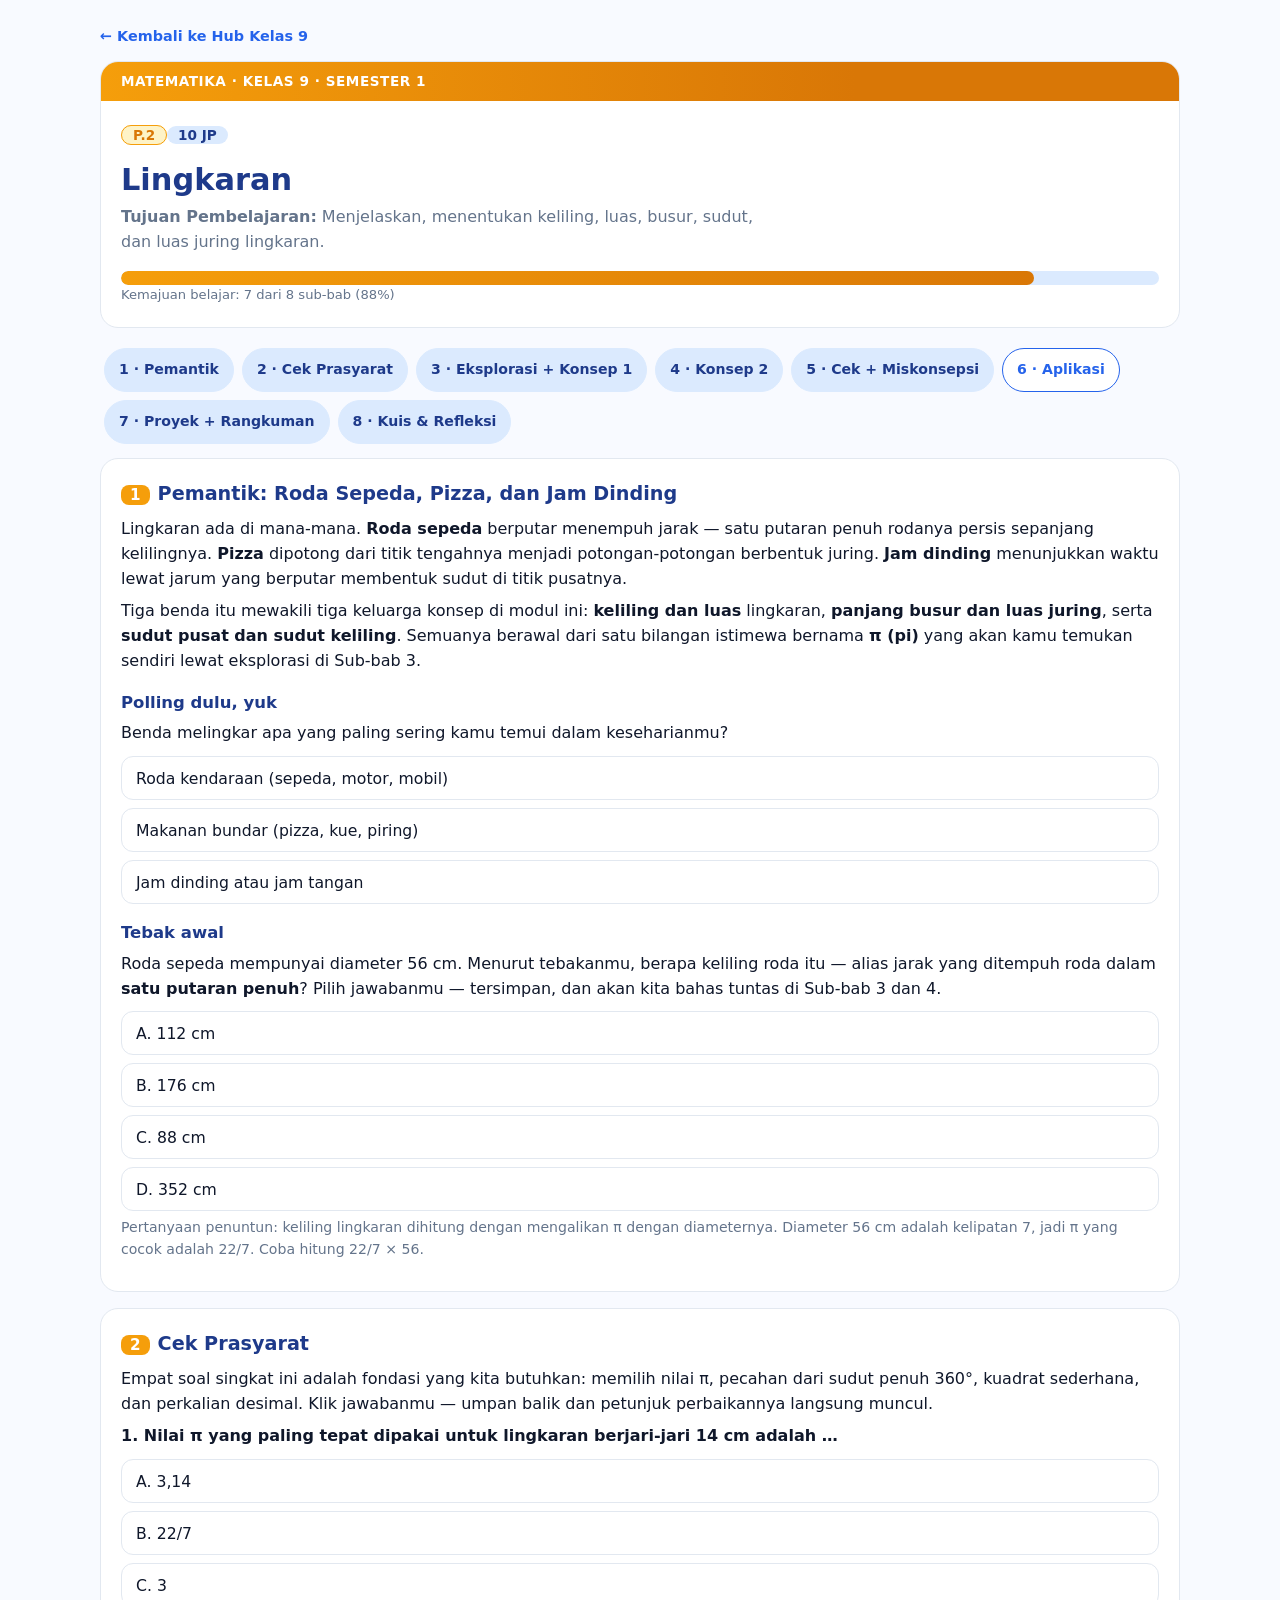
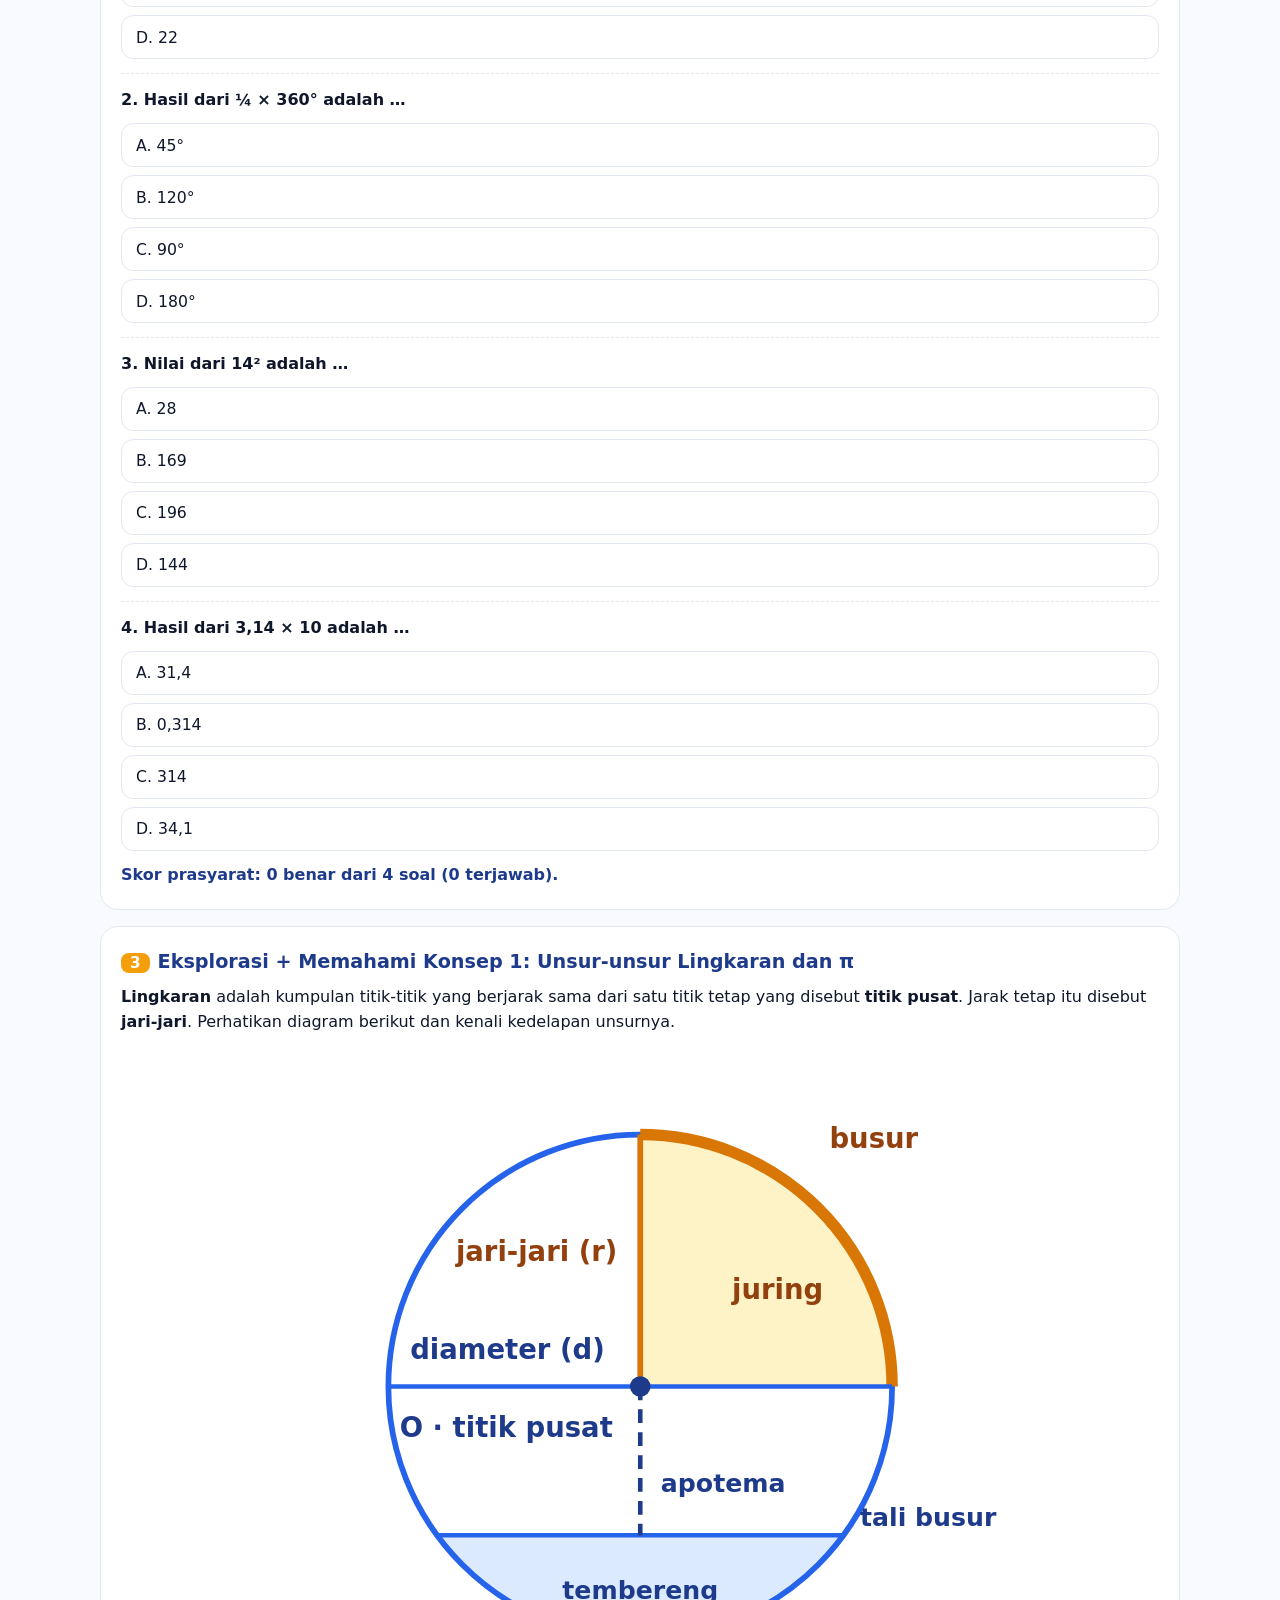
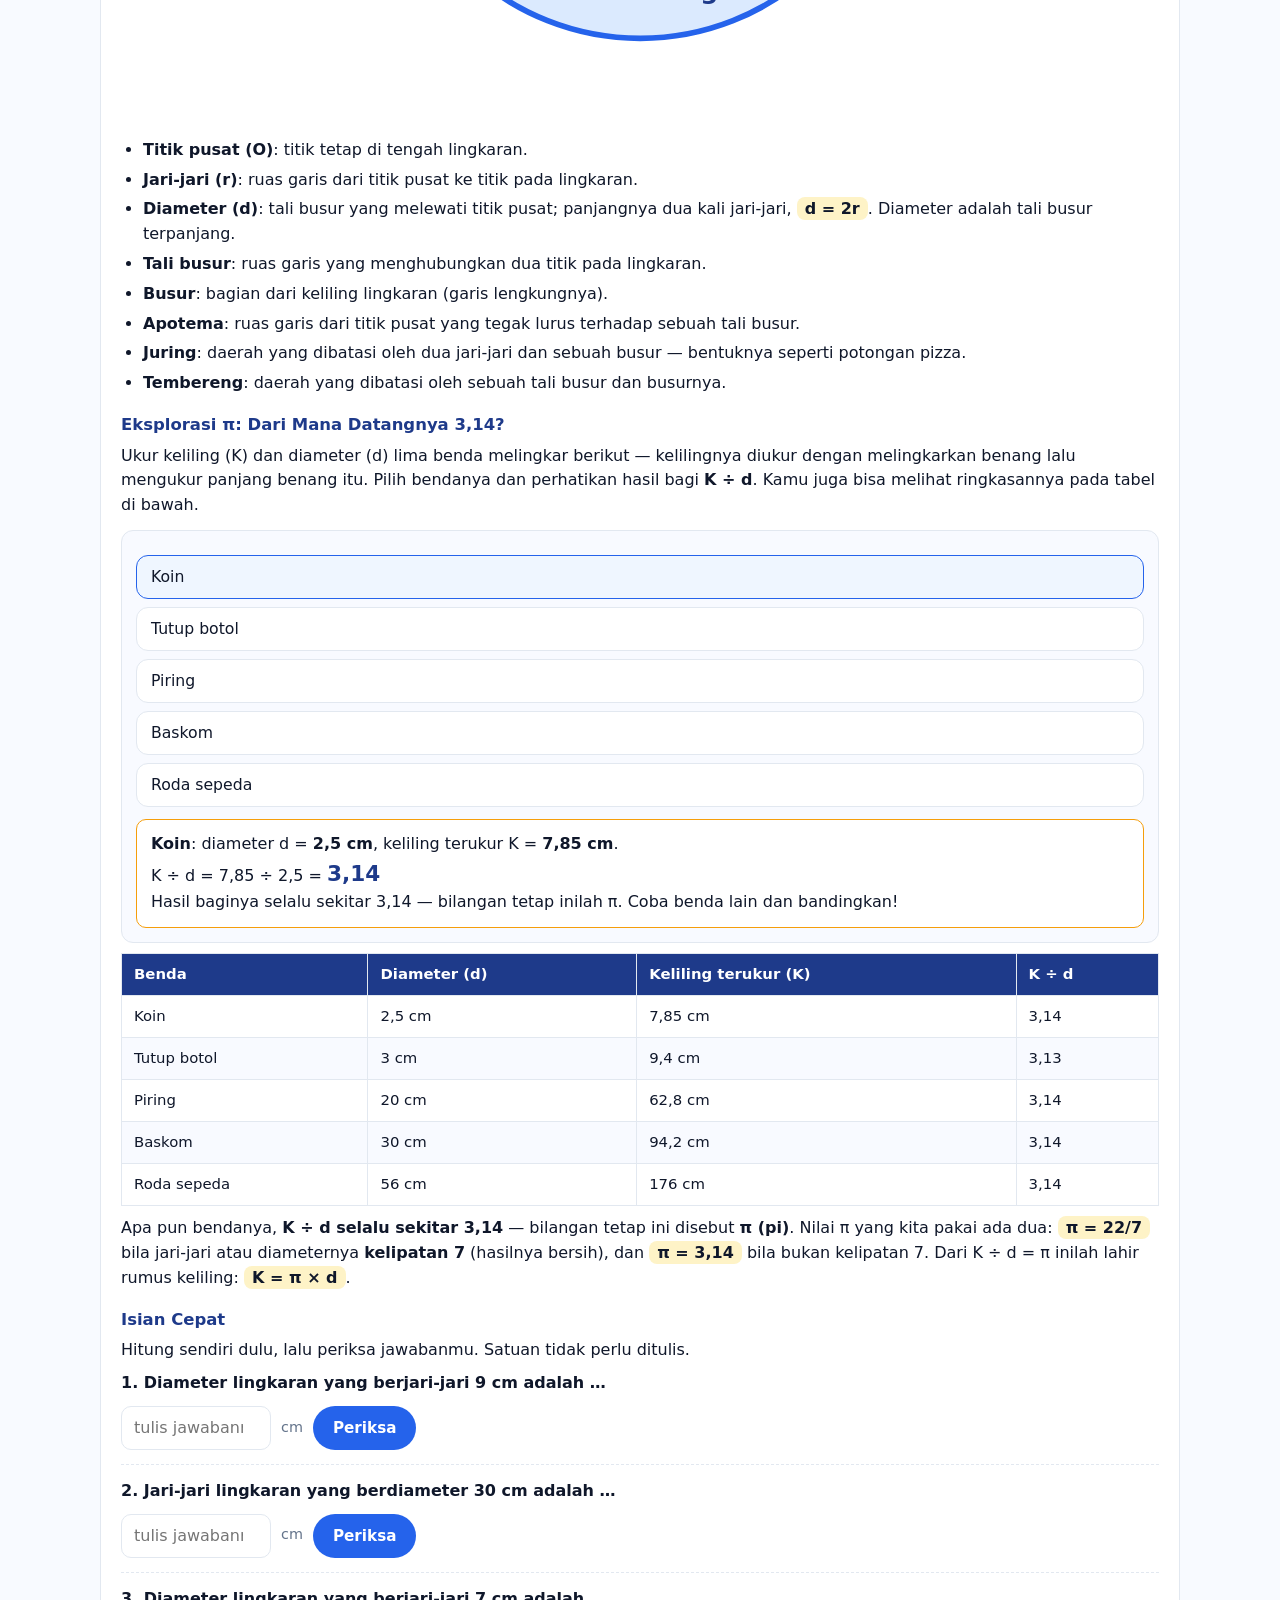
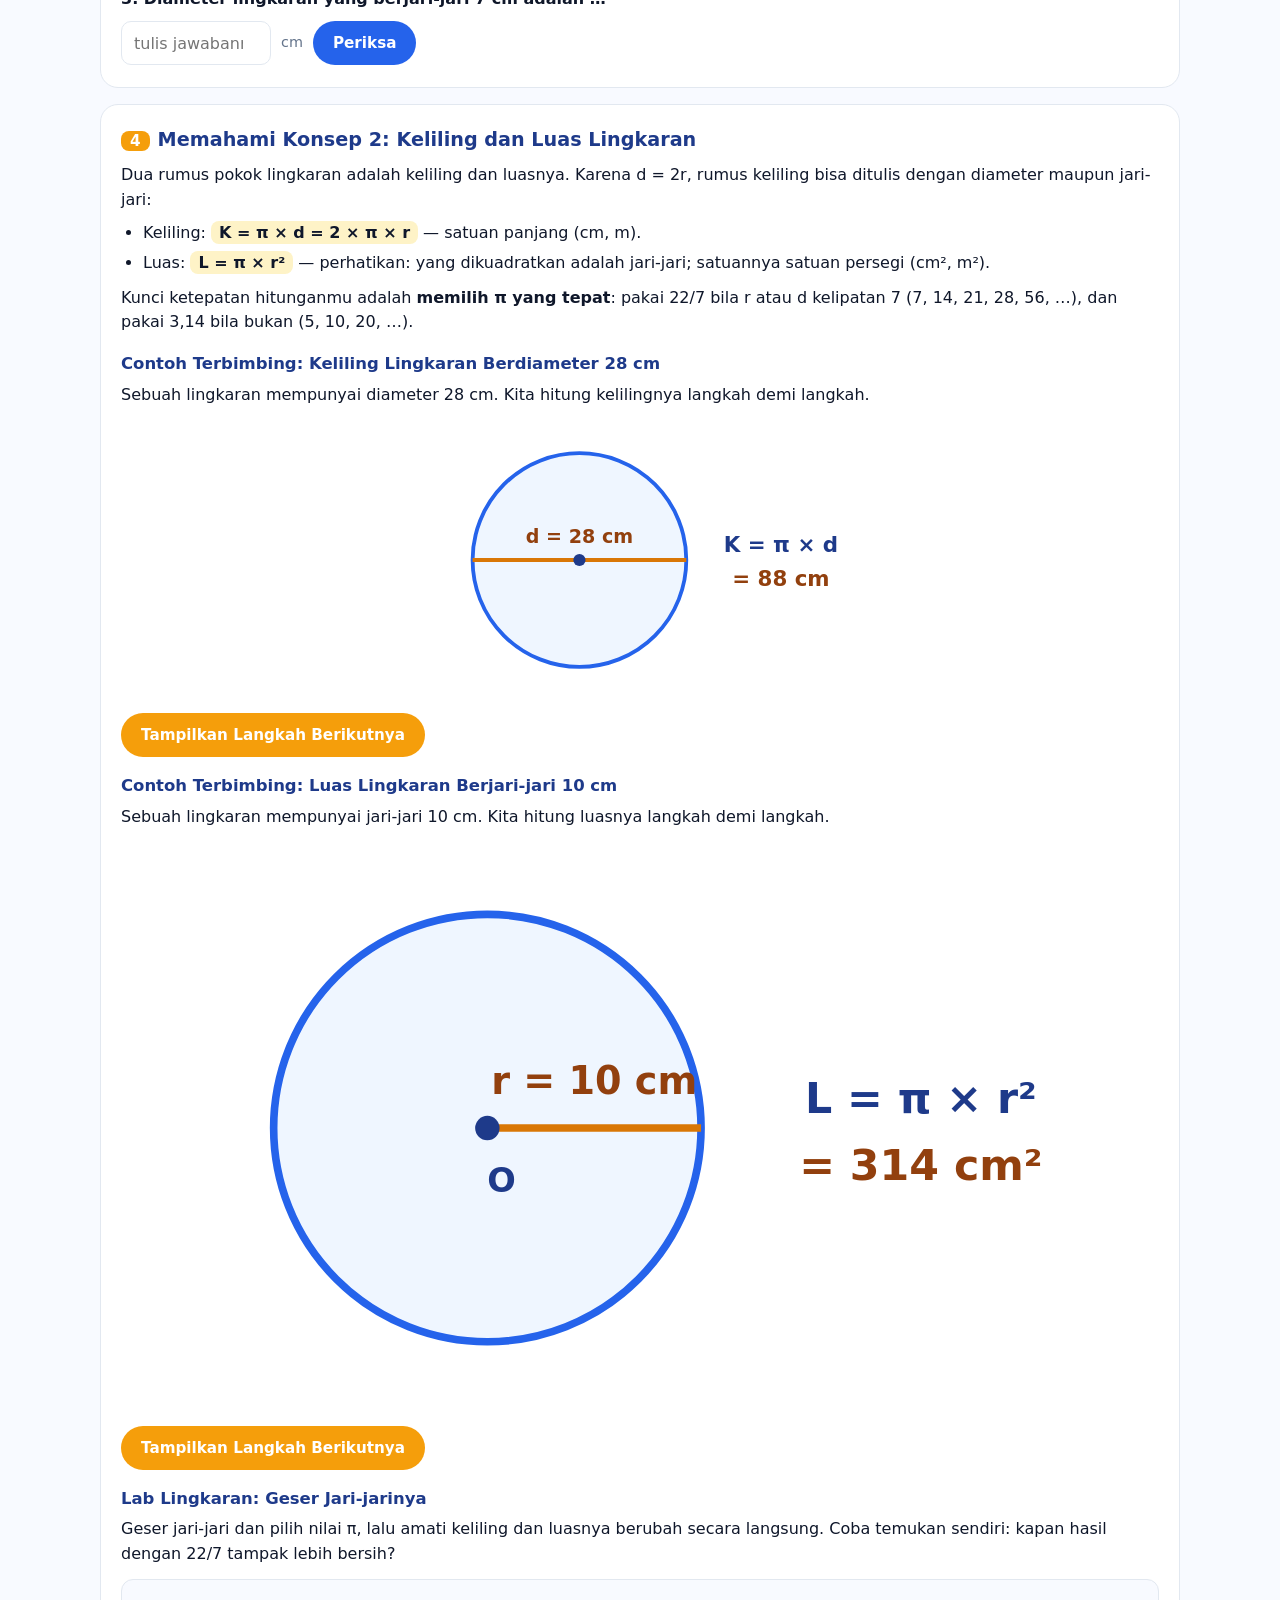
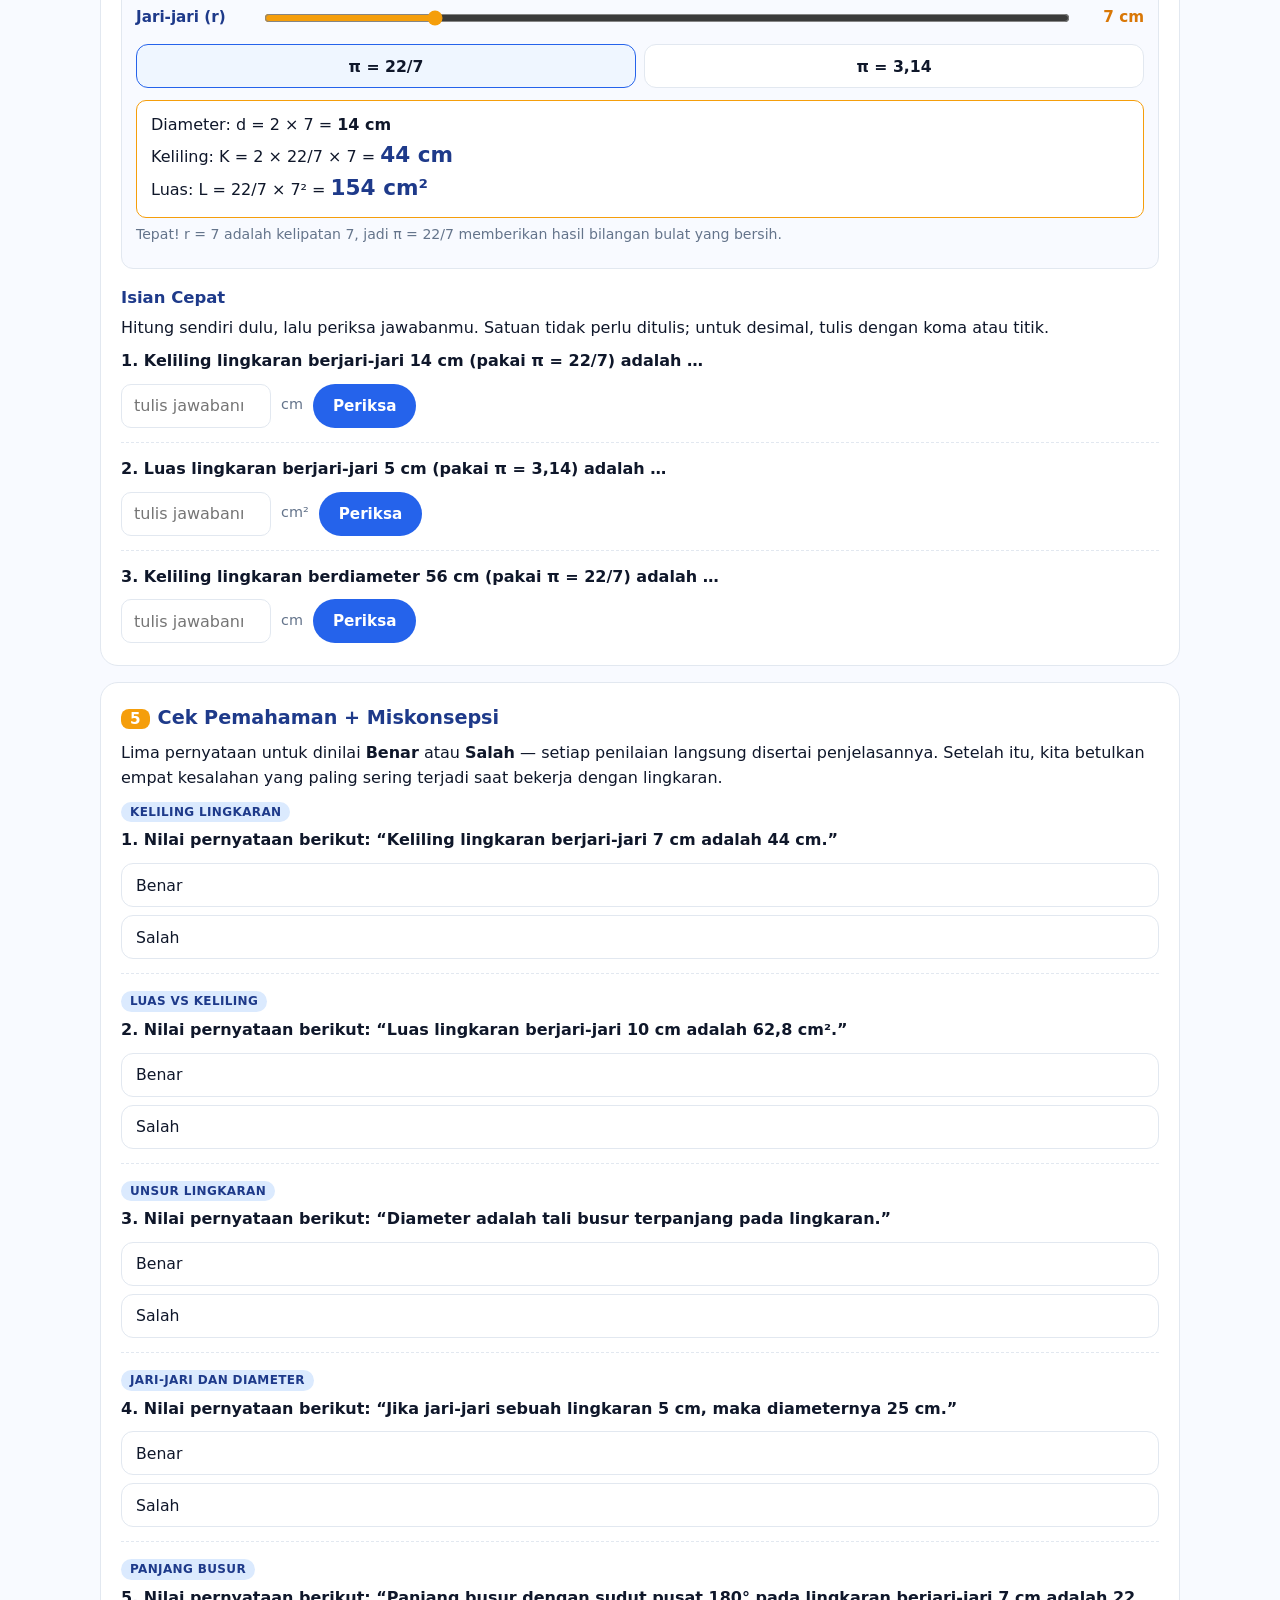
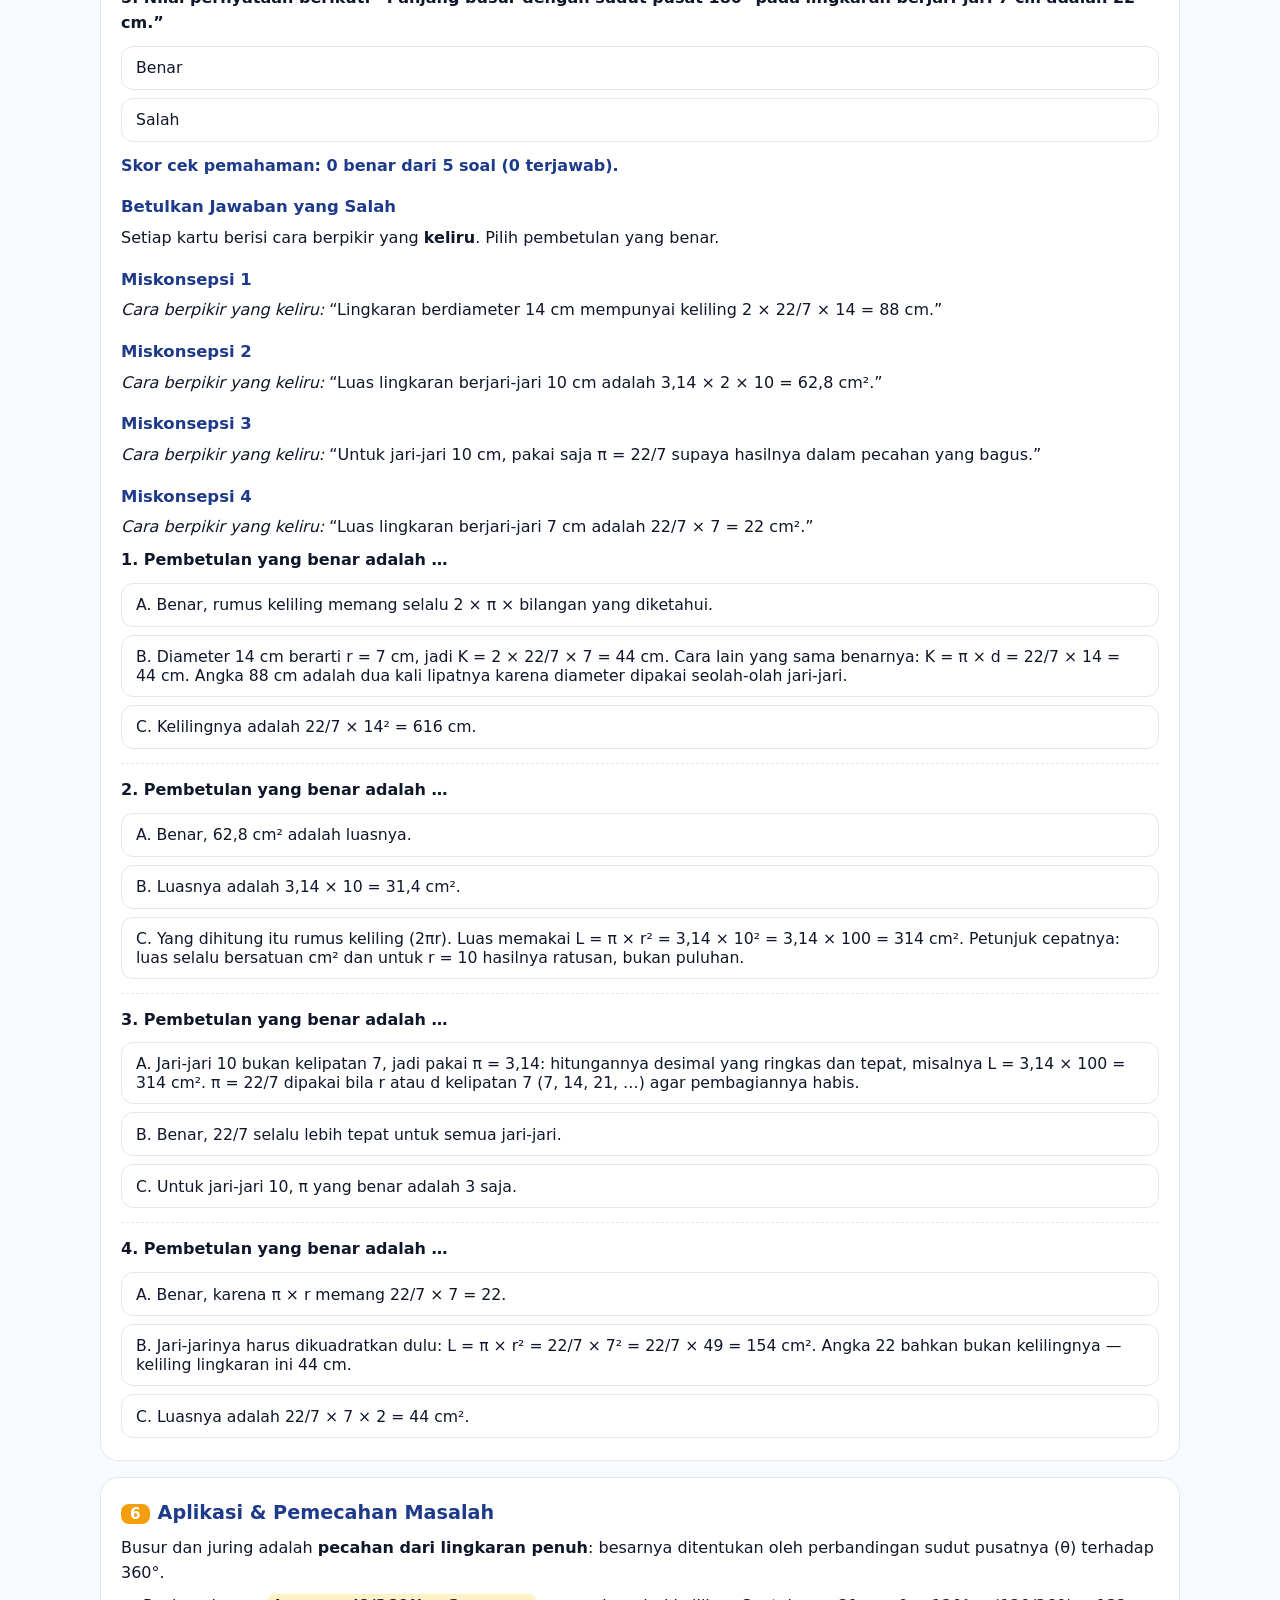
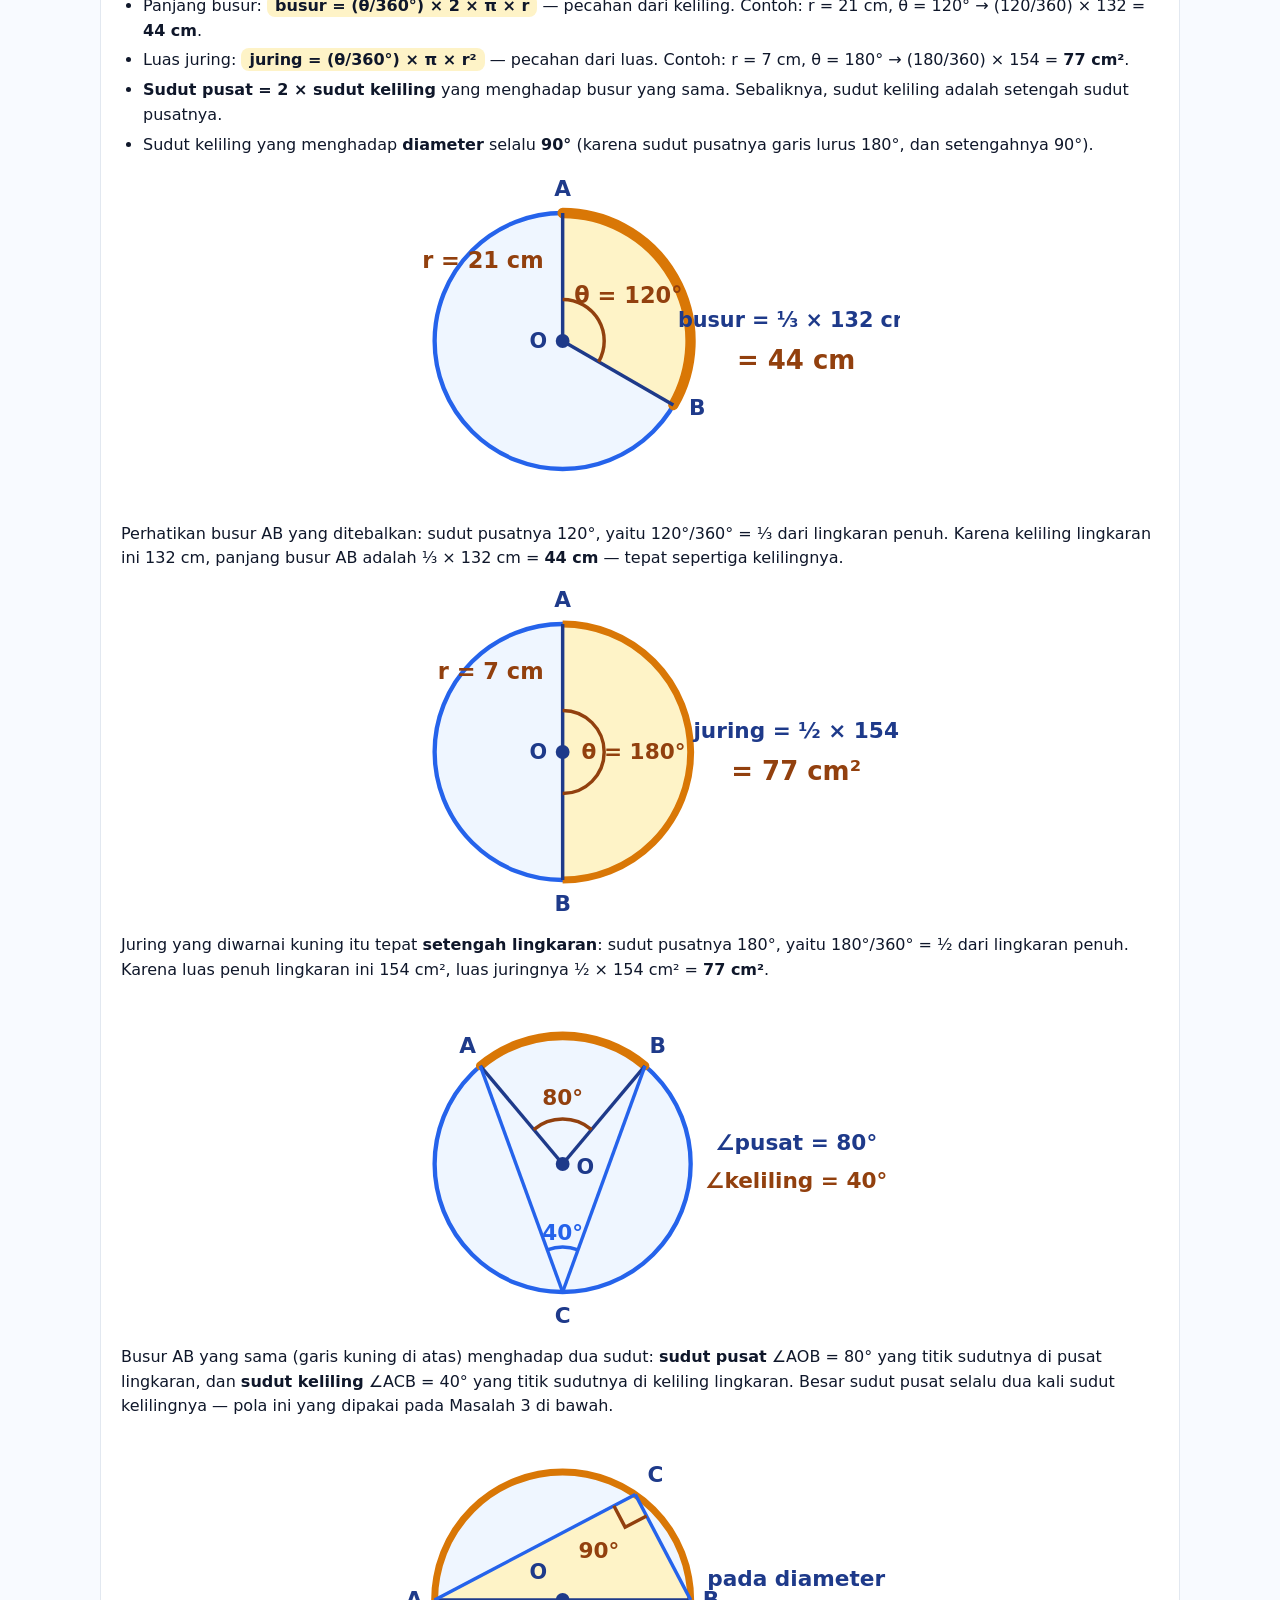
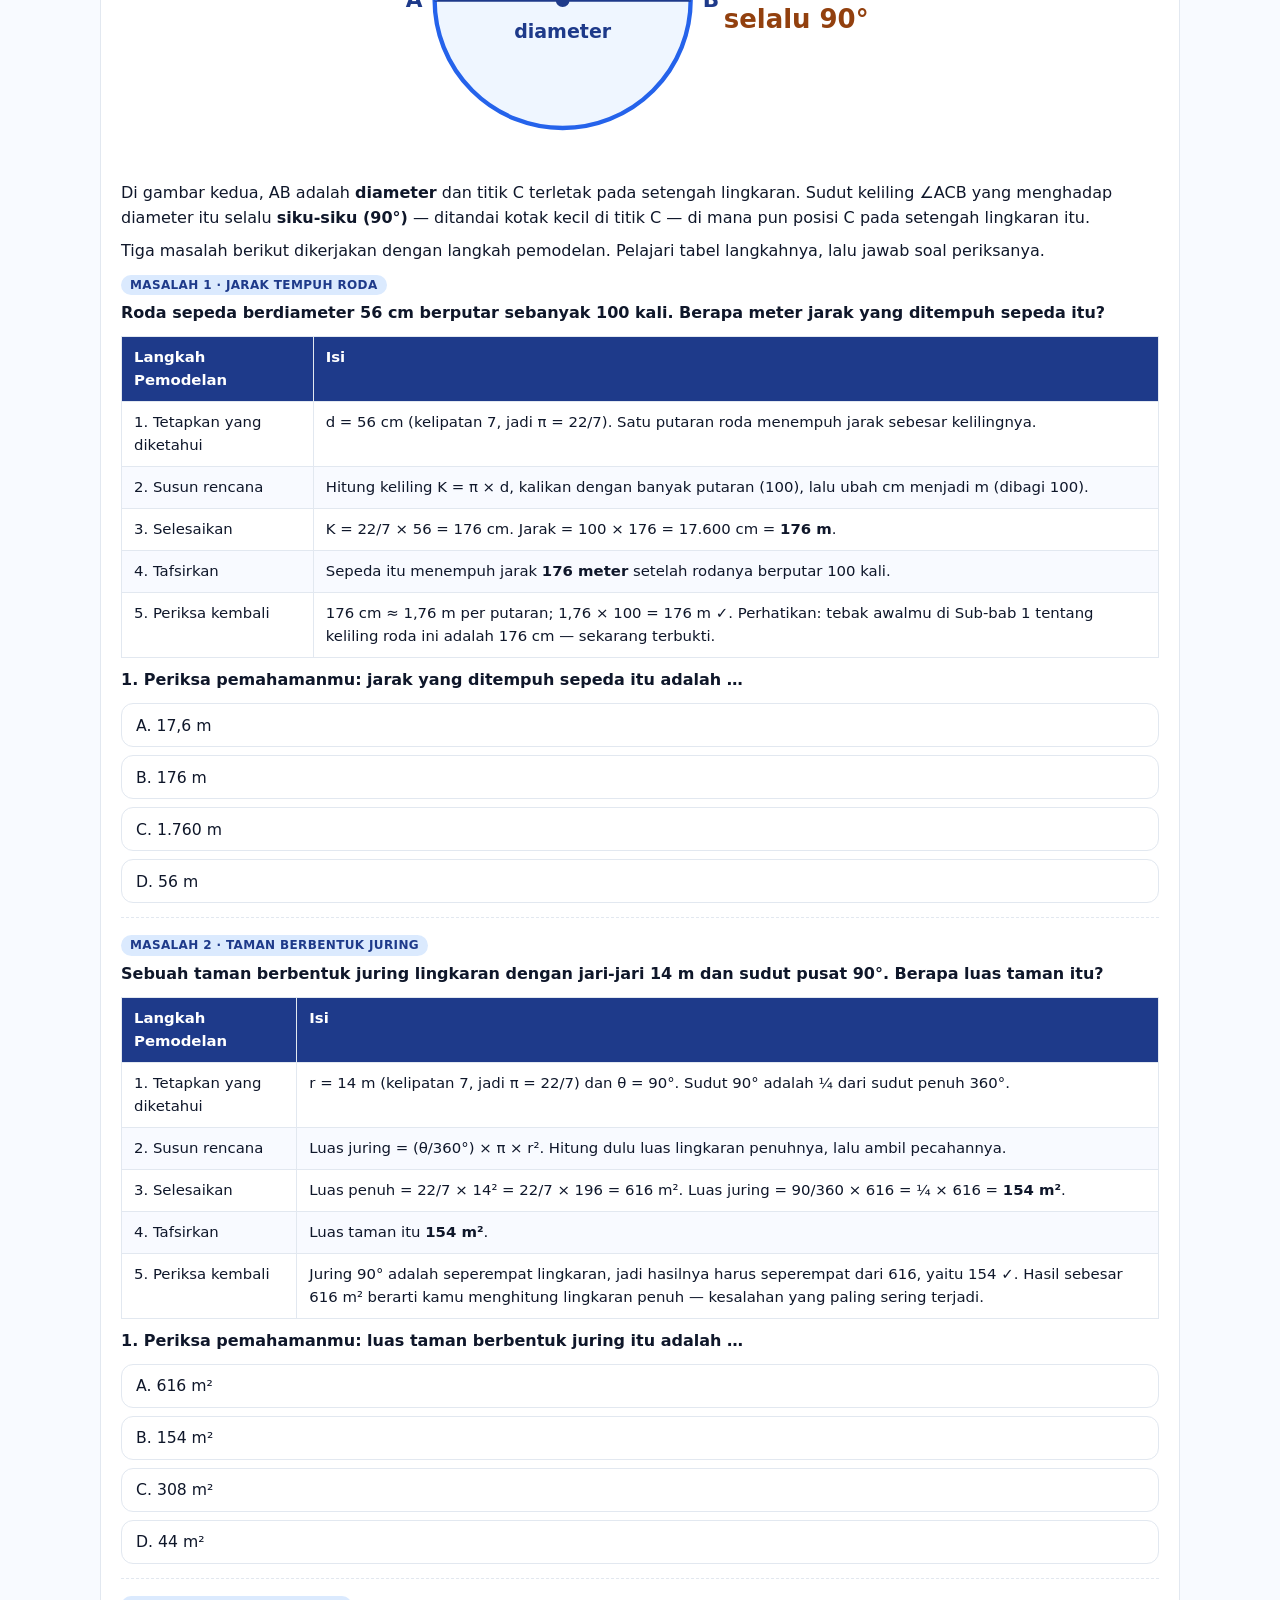
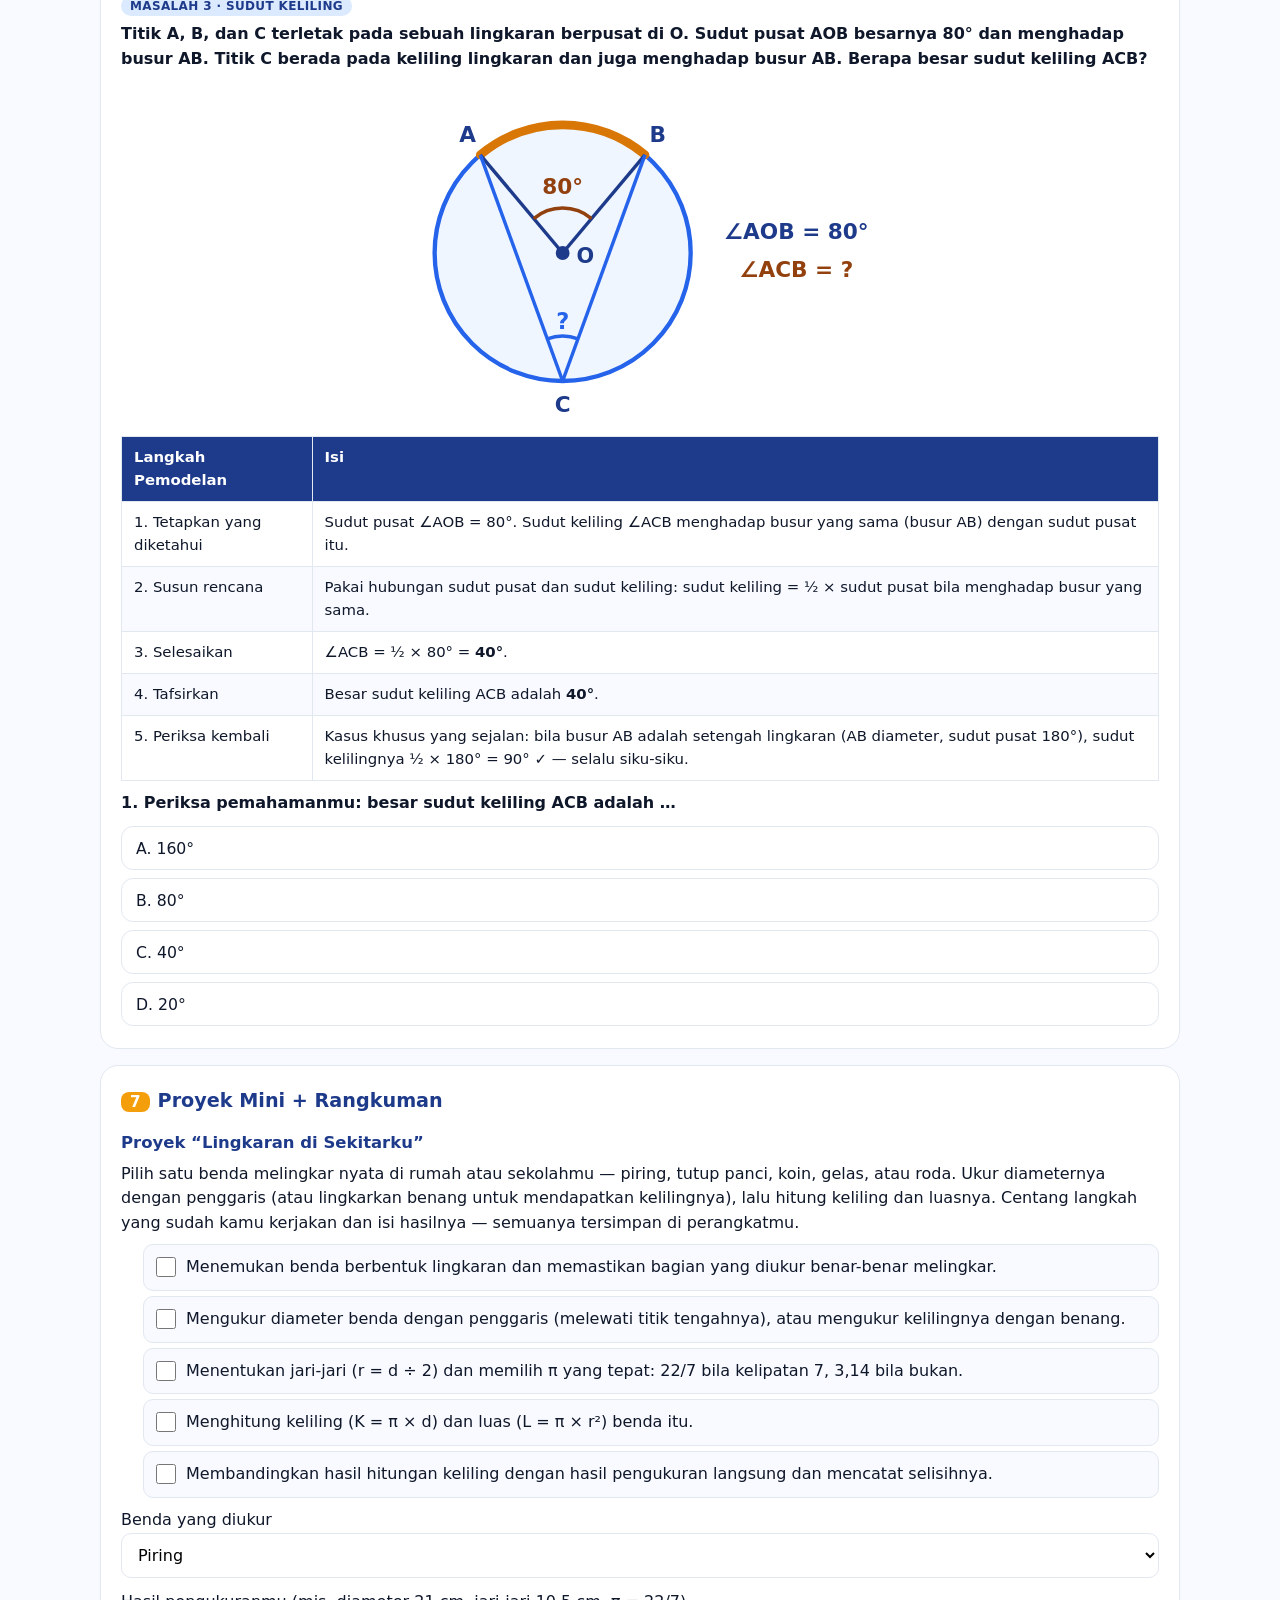
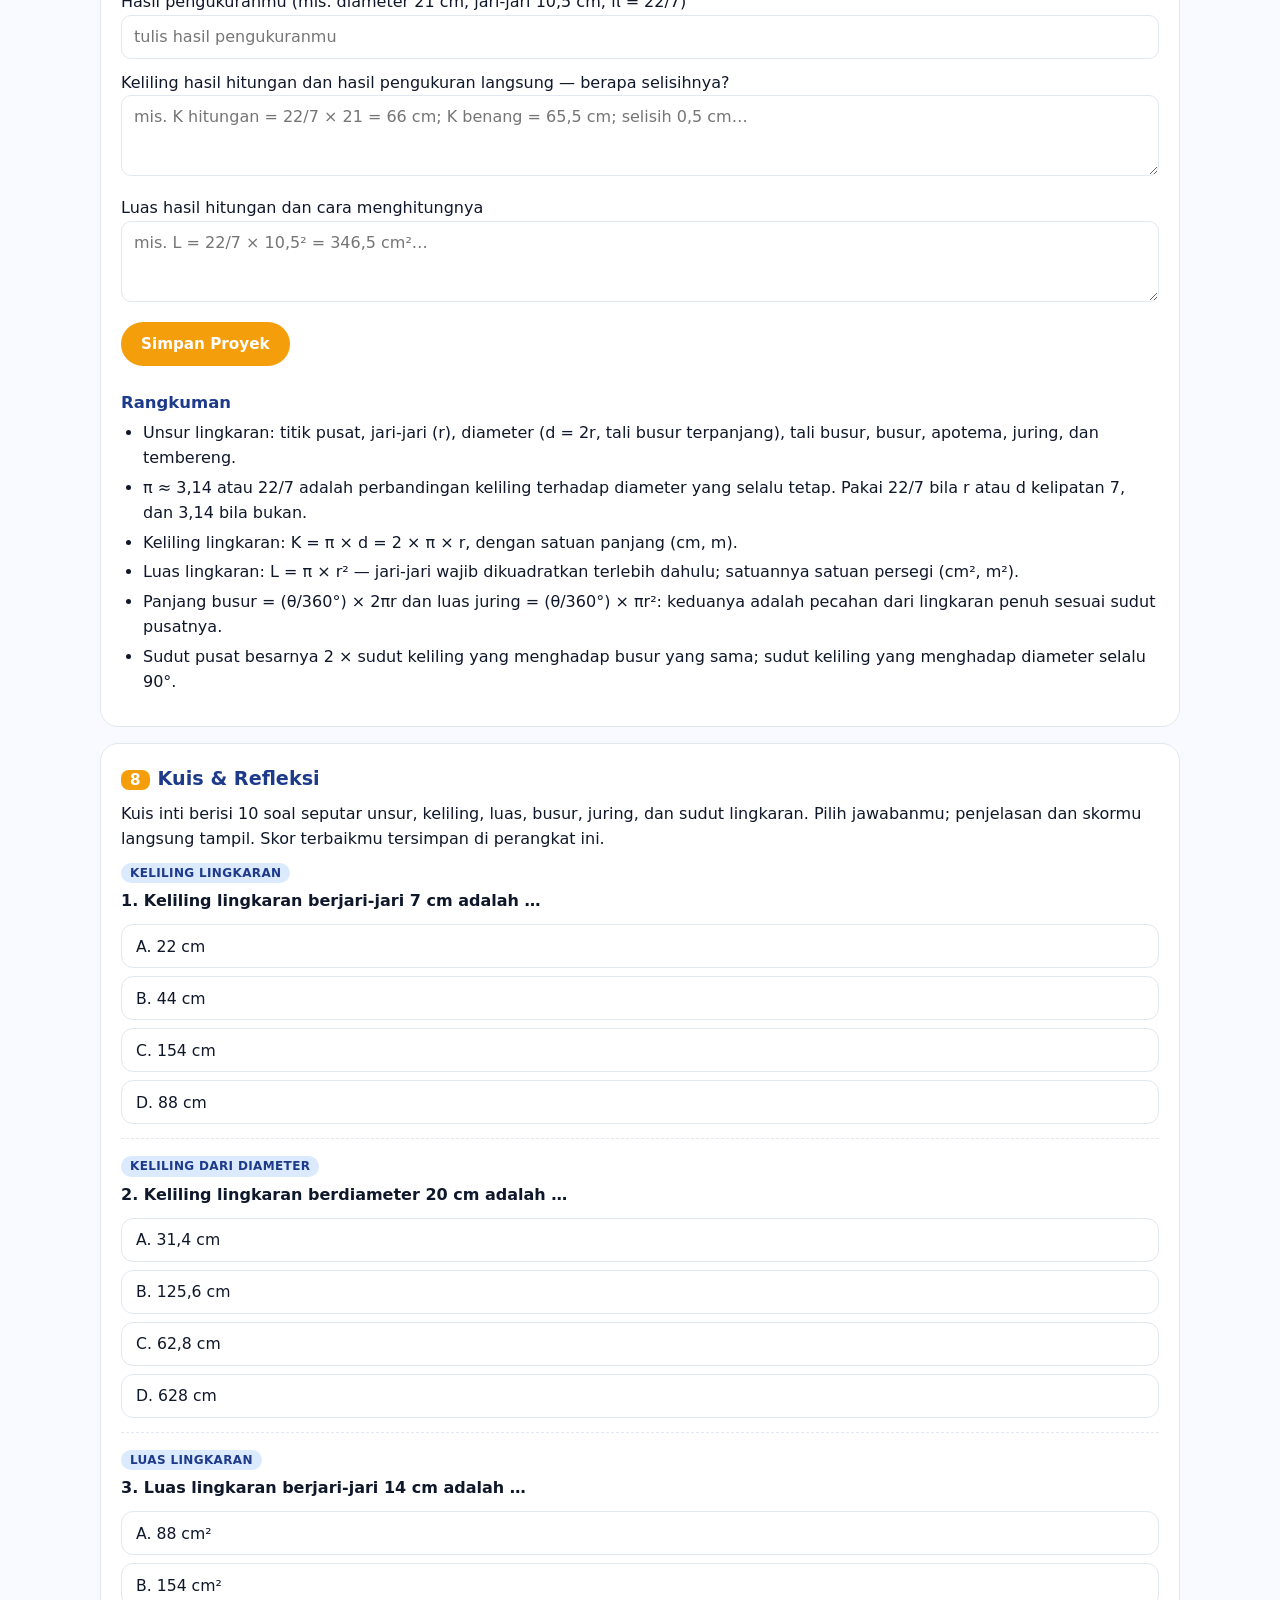
<file: kelas-9/p2-lingkaran/index.html>
<!DOCTYPE html>
<html lang="id">
<head>
<meta charset="UTF-8">
<meta name="viewport" content="width=device-width, initial-scale=1.0">
<title>P.2 Lingkaran — MPI Matematika Kelas 9</title>
<meta name="description" content="Modul interaktif P.2 Lingkaran, Matematika Kelas 9, 10 JP.">
<link rel="stylesheet" href="../../assets/css/main.css">
<link rel="stylesheet" href="style.css">
</head>
<body>
<div class="wrap">

  <a class="kembali" href="../../index.html">← Kembali ke Hub Kelas 9</a>

  <header class="modul">
    <div class="pita">Matematika · Kelas 9 · Semester 1</div>
    <div class="isi-header">
      <span class="kode">P.2</span><span class="jp">10 JP</span>
      <h1>Lingkaran</h1>
      <p><b>Tujuan Pembelajaran:</b> Menjelaskan, menentukan keliling, luas, busur, sudut, dan luas juring lingkaran.</p>
      <div class="baris-progres">
        <div class="progres"><div id="bar-progres"></div></div>
        <div class="progres-teks" id="teks-progres">Kemajuan belajar: 0 dari 8 sub-bab</div>
      </div>
    </div>
  </header>

  <nav class="pil" id="pil-sub" aria-label="Navigasi sub-bab">
    <a href="#sub1">1 · Pemantik</a>
    <a href="#sub2">2 · Cek Prasyarat</a>
    <a href="#sub3">3 · Eksplorasi + Konsep 1</a>
    <a href="#sub4">4 · Konsep 2</a>
    <a href="#sub5">5 · Cek + Miskonsepsi</a>
    <a href="#sub6">6 · Aplikasi</a>
    <a href="#sub7">7 · Proyek + Rangkuman</a>
    <a href="#sub8">8 · Kuis &amp; Refleksi</a>
  </nav>

  <!-- ================= SUB-BAB 1 ================= -->
  <section class="kartu" id="sub1">
    <h2><span class="no">1</span>Pemantik: Roda Sepeda, Pizza, dan Jam Dinding</h2>
    <p>Lingkaran ada di mana-mana. <b>Roda sepeda</b> berputar menempuh jarak — satu putaran penuh rodanya persis sepanjang kelilingnya. <b>Pizza</b> dipotong dari titik tengahnya menjadi potongan-potongan berbentuk juring. <b>Jam dinding</b> menunjukkan waktu lewat jarum yang berputar membentuk sudut di titik pusatnya.</p>
    <p>Tiga benda itu mewakili tiga keluarga konsep di modul ini: <b>keliling dan luas</b> lingkaran, <b>panjang busur dan luas juring</b>, serta <b>sudut pusat dan sudut keliling</b>. Semuanya berawal dari satu bilangan istimewa bernama <b>π (pi)</b> yang akan kamu temukan sendiri lewat eksplorasi di Sub-bab 3.</p>
    <h3>Polling dulu, yuk</h3>
    <p>Benda melingkar apa yang paling sering kamu temui dalam keseharianmu?</p>
    <div class="opsi-grup" id="polling">
      <button class="opsi" data-poll="roda">Roda kendaraan (sepeda, motor, mobil)</button>
      <button class="opsi" data-poll="makanan">Makanan bundar (pizza, kue, piring)</button>
      <button class="opsi" data-poll="jam">Jam dinding atau jam tangan</button>
    </div>
    <div class="umpan info" id="polling-umpan"></div>
    <h3>Tebak awal</h3>
    <p>Roda sepeda mempunyai diameter 56 cm. Menurut tebakanmu, berapa keliling roda itu — alias jarak yang ditempuh roda dalam <b>satu putaran penuh</b>? Pilih jawabanmu — tersimpan, dan akan kita bahas tuntas di Sub-bab 3 dan 4.</p>
    <div class="opsi-grup" id="tebakan">
      <button class="opsi" data-tebak="0">A. 112 cm</button>
      <button class="opsi" data-tebak="1">B. 176 cm</button>
      <button class="opsi" data-tebak="2">C. 88 cm</button>
      <button class="opsi" data-tebak="3">D. 352 cm</button>
    </div>
    <div class="umpan info" id="tebakan-umpan"></div>
    <p class="remedial">Pertanyaan penuntun: keliling lingkaran dihitung dengan mengalikan π dengan diameternya. Diameter 56 cm adalah kelipatan 7, jadi π yang cocok adalah 22/7. Coba hitung 22/7 × 56.</p>
  </section>

  <!-- ================= SUB-BAB 2 ================= -->
  <section class="kartu" id="sub2">
    <h2><span class="no">2</span>Cek Prasyarat</h2>
    <p>Empat soal singkat ini adalah fondasi yang kita butuhkan: memilih nilai π, pecahan dari sudut penuh 360°, kuadrat sederhana, dan perkalian desimal. Klik jawabanmu — umpan balik dan petunjuk perbaikannya langsung muncul.</p>
    <div id="prasyarat-wadah"></div>
    <div class="skor-baris" id="prasyarat-skor"></div>
  </section>

  <!-- ================= SUB-BAB 3 ================= -->
  <section class="kartu" id="sub3">
    <h2><span class="no">3</span>Eksplorasi + Memahami Konsep 1: Unsur-unsur Lingkaran dan π</h2>
    <p><b>Lingkaran</b> adalah kumpulan titik-titik yang berjarak sama dari satu titik tetap yang disebut <b>titik pusat</b>. Jarak tetap itu disebut <b>jari-jari</b>. Perhatikan diagram berikut dan kenali kedelapan unsurnya.</p>
    <svg class="jaring-svg unsur-75" viewBox="0 0 340 300" role="img" aria-label="Diagram unsur-unsur lingkaran: titik pusat O, jari-jari, diameter, tali busur, busur, apotema, juring, dan tembereng">
      <path d="M170,150 L170,40 A110,110 0 0 1 280,150 Z" fill="#FEF3C7"/>
      <path d="M81,215 A110,110 0 0 0 259,215 Z" fill="#DBEAFE"/>
      <circle cx="170" cy="150" r="110" fill="none" stroke="#2563EB" stroke-width="2.5"/>
      <path d="M170,40 A110,110 0 0 1 280,150" fill="none" stroke="#D97706" stroke-width="5"/>
      <line x1="60" y1="150" x2="280" y2="150" stroke="#2563EB" stroke-width="2"/>
      <line x1="81" y1="215" x2="259" y2="215" stroke="#2563EB" stroke-width="2"/>
      <line x1="170" y1="150" x2="170" y2="215" stroke="#1E3A8A" stroke-width="2" stroke-dasharray="6 4"/>
      <line x1="170" y1="150" x2="170" y2="40" stroke="#D97706" stroke-width="2.5"/>
      <circle cx="170" cy="150" r="4.5" fill="#1E3A8A"/>
      <text x="158" y="172" text-anchor="end" font-size="12" font-weight="700" fill="#1E3A8A">O · titik pusat</text>
      <text x="160" y="95" text-anchor="end" font-size="12" font-weight="700" fill="#92400E">jari-jari (r)</text>
      <text x="112" y="138" text-anchor="middle" font-size="12" font-weight="700" fill="#1E3A8A">diameter (d)</text>
      <text x="230" y="112" text-anchor="middle" font-size="12" font-weight="700" fill="#92400E">juring</text>
      <text x="272" y="46" text-anchor="middle" font-size="12" font-weight="700" fill="#92400E">busur</text>
      <text x="179" y="196" font-size="11" font-weight="700" fill="#1E3A8A">apotema</text>
      <text x="266" y="211" font-size="11" font-weight="700" fill="#1E3A8A">tali busur</text>
      <text x="170" y="243" text-anchor="middle" font-size="11" font-weight="700" fill="#1E3A8A">tembereng</text>
    </svg>
    <ul>
      <li><b>Titik pusat (O)</b>: titik tetap di tengah lingkaran.</li>
      <li><b>Jari-jari (r)</b>: ruas garis dari titik pusat ke titik pada lingkaran.</li>
      <li><b>Diameter (d)</b>: tali busur yang melewati titik pusat; panjangnya dua kali jari-jari, <span class="rumus">d = 2r</span>. Diameter adalah tali busur terpanjang.</li>
      <li><b>Tali busur</b>: ruas garis yang menghubungkan dua titik pada lingkaran.</li>
      <li><b>Busur</b>: bagian dari keliling lingkaran (garis lengkungnya).</li>
      <li><b>Apotema</b>: ruas garis dari titik pusat yang tegak lurus terhadap sebuah tali busur.</li>
      <li><b>Juring</b>: daerah yang dibatasi oleh dua jari-jari dan sebuah busur — bentuknya seperti potongan pizza.</li>
      <li><b>Tembereng</b>: daerah yang dibatasi oleh sebuah tali busur dan busurnya.</li>
    </ul>

    <h3>Eksplorasi π: Dari Mana Datangnya 3,14?</h3>
    <p>Ukur keliling (K) dan diameter (d) lima benda melingkar berikut — kelilingnya diukur dengan melingkarkan benang lalu mengukur panjang benang itu. Pilih bendanya dan perhatikan hasil bagi <b>K ÷ d</b>. Kamu juga bisa melihat ringkasannya pada tabel di bawah.</p>
    <div class="lab" id="eksplorasi-pi">
      <div class="opsi-grup" id="pi-benda">
        <button class="opsi" data-benda="0">Koin</button>
        <button class="opsi" data-benda="1">Tutup botol</button>
        <button class="opsi" data-benda="2">Piring</button>
        <button class="opsi" data-benda="3">Baskom</button>
        <button class="opsi" data-benda="4">Roda sepeda</button>
      </div>
      <div class="lab-hasil" id="pi-hasil"></div>
    </div>
    <div class="bungkus-tabel">
      <table>
        <thead><tr><th>Benda</th><th>Diameter (d)</th><th>Keliling terukur (K)</th><th>K ÷ d</th></tr></thead>
        <tbody>
          <tr><td>Koin</td><td>2,5 cm</td><td>7,85 cm</td><td>3,14</td></tr>
          <tr><td>Tutup botol</td><td>3 cm</td><td>9,4 cm</td><td>3,13</td></tr>
          <tr><td>Piring</td><td>20 cm</td><td>62,8 cm</td><td>3,14</td></tr>
          <tr><td>Baskom</td><td>30 cm</td><td>94,2 cm</td><td>3,14</td></tr>
          <tr><td>Roda sepeda</td><td>56 cm</td><td>176 cm</td><td>3,14</td></tr>
        </tbody>
      </table>
    </div>
    <p>Apa pun bendanya, <b>K ÷ d selalu sekitar 3,14</b> — bilangan tetap ini disebut <b>π (pi)</b>. Nilai π yang kita pakai ada dua: <span class="rumus">π = 22/7</span> bila jari-jari atau diameternya <b>kelipatan 7</b> (hasilnya bersih), dan <span class="rumus">π = 3,14</span> bila bukan kelipatan 7. Dari K ÷ d = π inilah lahir rumus keliling: <span class="rumus">K = π × d</span>.</p>

    <h3>Isian Cepat</h3>
    <p>Hitung sendiri dulu, lalu periksa jawabanmu. Satuan tidak perlu ditulis.</p>
    <div id="isian-unsur-wadah"></div>
  </section>

  <!-- ================= SUB-BAB 4 ================= -->
  <section class="kartu" id="sub4">
    <h2><span class="no">4</span>Memahami Konsep 2: Keliling dan Luas Lingkaran</h2>
    <p>Dua rumus pokok lingkaran adalah keliling dan luasnya. Karena d = 2r, rumus keliling bisa ditulis dengan diameter maupun jari-jari:</p>
    <ul>
      <li>Keliling: <span class="rumus">K = π × d = 2 × π × r</span> — satuan panjang (cm, m).</li>
      <li>Luas: <span class="rumus">L = π × r²</span> — perhatikan: yang dikuadratkan adalah jari-jari; satuannya satuan persegi (cm², m²).</li>
    </ul>
    <p>Kunci ketepatan hitunganmu adalah <b>memilih π yang tepat</b>: pakai 22/7 bila r atau d kelipatan 7 (7, 14, 21, 28, 56, …), dan pakai 3,14 bila bukan (5, 10, 20, …).</p>

    <h3>Contoh Terbimbing: Keliling Lingkaran Berdiameter 28 cm</h3>
    <p>Sebuah lingkaran mempunyai diameter 28 cm. Kita hitung kelilingnya langkah demi langkah.</p>
    <svg class="jaring-svg keliling-setengah" viewBox="0 0 340 190" role="img" aria-label="Ilustrasi lingkaran berdiameter 28 cm dengan garis diameter melalui titik pusat, kelilingnya 88 cm">
      <circle cx="130" cy="95" r="70" fill="#EFF6FF" stroke="#2563EB" stroke-width="2.5"/>
      <line x1="60" y1="95" x2="200" y2="95" stroke="#D97706" stroke-width="2.5"/>
      <circle cx="130" cy="95" r="4" fill="#1E3A8A"/>
      <text x="130" y="84" text-anchor="middle" font-size="12.5" font-weight="700" fill="#92400E">d = 28 cm</text>
      <text x="262" y="90" text-anchor="middle" font-size="14" font-weight="700" fill="#1E3A8A">K = π × d</text>
      <text x="262" y="112" text-anchor="middle" font-size="14" font-weight="700" fill="#92400E">= 88 cm</text>
    </svg>
    <button class="btn btn-amber btn-langkah" data-target="langkah-keliling">Tampilkan Langkah Berikutnya</button>
    <div id="langkah-keliling">
      <div class="langkah"><p><b>Langkah 1:</b> Tentukan yang diketahui: d = 28 cm. Karena 28 adalah kelipatan 7, pilih <b>π = 22/7</b> agar hitungannya bersih.</p></div>
      <div class="langkah"><p><b>Langkah 2:</b> Tulis rumusnya: K = π × d.</p></div>
      <div class="langkah"><p><b>Langkah 3:</b> Hitung: K = 22/7 × 28 = 22 × 4 = <b>88</b>. (28 dibagi 7 dulu menjadi 4 — di situlah bersihnya.)</p></div>
      <div class="langkah"><p><b>Langkah 4:</b> Kesimpulan: keliling lingkaran itu <b>88 cm</b>. Satuannya cm (panjang), bukan cm². ✓</p></div>
    </div>

    <h3>Contoh Terbimbing: Luas Lingkaran Berjari-jari 10 cm</h3>
    <p>Sebuah lingkaran mempunyai jari-jari 10 cm. Kita hitung luasnya langkah demi langkah.</p>
    <svg class="jaring-svg" viewBox="0 0 340 190" role="img" aria-label="Ilustrasi lingkaran berjari-jari 10 cm dengan garis jari-jari dari titik pusat ke keliling, luasnya 314 cm persegi">
      <circle cx="120" cy="95" r="70" fill="#EFF6FF" stroke="#2563EB" stroke-width="2.5"/>
      <line x1="120" y1="95" x2="190" y2="95" stroke="#D97706" stroke-width="2.5"/>
      <circle cx="120" cy="95" r="4" fill="#1E3A8A"/>
      <text x="120" y="116" font-size="11" font-weight="700" fill="#1E3A8A">O</text>
      <text x="155" y="84" text-anchor="middle" font-size="12.5" font-weight="700" fill="#92400E">r = 10 cm</text>
      <text x="262" y="90" text-anchor="middle" font-size="14" font-weight="700" fill="#1E3A8A">L = π × r²</text>
      <text x="262" y="112" text-anchor="middle" font-size="14" font-weight="700" fill="#92400E">= 314 cm²</text>
    </svg>
    <button class="btn btn-amber btn-langkah" data-target="langkah-luas">Tampilkan Langkah Berikutnya</button>
    <div id="langkah-luas">
      <div class="langkah"><p><b>Langkah 1:</b> Tentukan yang diketahui: r = 10 cm. Karena 10 bukan kelipatan 7, pilih <b>π = 3,14</b>.</p></div>
      <div class="langkah"><p><b>Langkah 2:</b> Kuadratkan dulu jari-jarinya: r² = 10² = <b>100</b>. Langkah ini yang paling sering terlupa!</p></div>
      <div class="langkah"><p><b>Langkah 3:</b> Hitung: L = π × r² = 3,14 × 100 = <b>314</b>.</p></div>
      <div class="langkah"><p><b>Langkah 4:</b> Kesimpulan: luas lingkaran itu <b>314 cm²</b>. Satuannya cm² (persegi), karena yang dihitung adalah luas daerah. ✓</p></div>
    </div>

    <h3>Lab Lingkaran: Geser Jari-jarinya</h3>
    <p>Geser jari-jari dan pilih nilai π, lalu amati keliling dan luasnya berubah secara langsung. Coba temukan sendiri: kapan hasil dengan 22/7 tampak lebih bersih?</p>
    <div class="lab" id="lab-lingkaran">
      <div class="lab-baris">
        <label for="lab-r">Jari-jari (r)</label>
        <input type="range" class="lab-geser" id="lab-r" min="1" max="30" step="1" value="7">
        <output id="lab-r-nilai">7 cm</output>
      </div>
      <div class="pi-pilihan" role="group" aria-label="Pilih nilai pi">
        <button class="opsi terpilih" id="pi-227" data-pi="227">π = 22/7</button>
        <button class="opsi" id="pi-314" data-pi="314">π = 3,14</button>
      </div>
      <div class="lab-hasil" id="lab-lingkaran-hasil"></div>
      <p class="remedial" id="lab-lingkaran-catatan"></p>
    </div>

    <h3>Isian Cepat</h3>
    <p>Hitung sendiri dulu, lalu periksa jawabanmu. Satuan tidak perlu ditulis; untuk desimal, tulis dengan koma atau titik.</p>
    <div id="isian-kl-wadah"></div>
  </section>

  <!-- ================= SUB-BAB 5 ================= -->
  <section class="kartu" id="sub5">
    <h2><span class="no">5</span>Cek Pemahaman + Miskonsepsi</h2>
    <p>Lima pernyataan untuk dinilai <b>Benar</b> atau <b>Salah</b> — setiap penilaian langsung disertai penjelasannya. Setelah itu, kita betulkan empat kesalahan yang paling sering terjadi saat bekerja dengan lingkaran.</p>
    <div id="cek-wadah"></div>
    <div class="skor-baris" id="cek-skor"></div>

    <h3>Betulkan Jawaban yang Salah</h3>
    <p>Setiap kartu berisi cara berpikir yang <b>keliru</b>. Pilih pembetulan yang benar.</p>
    <div id="miskonsepsi-wadah"></div>
  </section>

  <!-- ================= SUB-BAB 6 ================= -->
  <section class="kartu" id="sub6">
    <h2><span class="no">6</span>Aplikasi &amp; Pemecahan Masalah</h2>
    <p>Busur dan juring adalah <b>pecahan dari lingkaran penuh</b>: besarnya ditentukan oleh perbandingan sudut pusatnya (θ) terhadap 360°.</p>
    <ul>
      <li>Panjang busur: <span class="rumus">busur = (θ/360°) × 2 × π × r</span> — pecahan dari keliling. Contoh: r = 21 cm, θ = 120° → (120/360) × 132 = <b>44 cm</b>.</li>
      <li>Luas juring: <span class="rumus">juring = (θ/360°) × π × r²</span> — pecahan dari luas. Contoh: r = 7 cm, θ = 180° → (180/360) × 154 = <b>77 cm²</b>.</li>
      <li><b>Sudut pusat = 2 × sudut keliling</b> yang menghadap busur yang sama. Sebaliknya, sudut keliling adalah setengah sudut pusatnya.</li>
      <li>Sudut keliling yang menghadap <b>diameter</b> selalu <b>90°</b> (karena sudut pusatnya garis lurus 180°, dan setengahnya 90°).</li>
    </ul>
    <svg class="jaring-svg busur-setengah" viewBox="0 0 300 200" role="img" aria-label="Ilustrasi panjang busur: lingkaran berjari-jari 21 cm dengan sudut pusat 120 derajat, busur AB ditebalkan, panjangnya sepertiga keliling yaitu 44 cm">
      <circle cx="105" cy="100" r="74" fill="#EFF6FF" stroke="#2563EB" stroke-width="2.5"/>
      <path d="M105 100 L105 26 A74 74 0 0 1 169 137 Z" fill="#FEF3C7"/>
      <path d="M105 26 A74 74 0 0 1 169 137" fill="none" stroke="#D97706" stroke-width="6" stroke-linecap="round"/>
      <line x1="105" y1="100" x2="105" y2="26" stroke="#1E3A8A" stroke-width="2"/>
      <line x1="105" y1="100" x2="169" y2="137" stroke="#1E3A8A" stroke-width="2"/>
      <path d="M105 76 A24 24 0 0 1 125.8 112" fill="none" stroke="#92400E" stroke-width="2"/>
      <circle cx="105" cy="100" r="4" fill="#1E3A8A"/>
      <text x="96" y="104" text-anchor="end" font-size="12" font-weight="700" fill="#1E3A8A">O</text>
      <text x="105" y="16" text-anchor="middle" font-size="12.5" font-weight="700" fill="#1E3A8A">A</text>
      <text x="178" y="143" font-size="12.5" font-weight="700" fill="#1E3A8A">B</text>
      <text x="94" y="58" text-anchor="end" font-size="13" font-weight="700" fill="#92400E">r = 21 cm</text>
      <text x="143" y="78" text-anchor="middle" font-size="13" font-weight="700" fill="#92400E">θ = 120°</text>
      <text x="240" y="92" text-anchor="middle" font-size="12" font-weight="700" fill="#1E3A8A">busur = ⅓ × 132 cm</text>
      <text x="240" y="116" text-anchor="middle" font-size="15" font-weight="700" fill="#92400E">= 44 cm</text>
    </svg>
    <p>Perhatikan busur AB yang ditebalkan: sudut pusatnya 120°, yaitu 120°/360° = ⅓ dari lingkaran penuh. Karena keliling lingkaran ini 132 cm, panjang busur AB adalah ⅓ × 132 cm = <b>44 cm</b> — tepat sepertiga kelilingnya.</p>
    <svg class="jaring-svg juring-setengah" viewBox="0 0 300 200" role="img" aria-label="Ilustrasi luas juring: lingkaran berjari-jari 7 cm dengan juring setengah lingkaran bersudut pusat 180 derajat, luasnya setengah luas penuh yaitu 77 cm persegi">
      <circle cx="105" cy="100" r="74" fill="#EFF6FF" stroke="#2563EB" stroke-width="2.5"/>
      <path d="M105 100 L105 26 A74 74 0 0 1 105 174 Z" fill="#FEF3C7"/>
      <path d="M105 26 A74 74 0 0 1 105 174" fill="none" stroke="#D97706" stroke-width="4"/>
      <line x1="105" y1="26" x2="105" y2="174" stroke="#1E3A8A" stroke-width="2"/>
      <path d="M105 76 A24 24 0 0 1 105 124" fill="none" stroke="#92400E" stroke-width="2"/>
      <circle cx="105" cy="100" r="4" fill="#1E3A8A"/>
      <text x="96" y="104" text-anchor="end" font-size="12" font-weight="700" fill="#1E3A8A">O</text>
      <text x="105" y="16" text-anchor="middle" font-size="12.5" font-weight="700" fill="#1E3A8A">A</text>
      <text x="105" y="192" text-anchor="middle" font-size="12.5" font-weight="700" fill="#1E3A8A">B</text>
      <text x="94" y="58" text-anchor="end" font-size="13" font-weight="700" fill="#92400E">r = 7 cm</text>
      <text x="146" y="104" text-anchor="middle" font-size="12.5" font-weight="700" fill="#92400E">θ = 180°</text>
      <text x="240" y="92" text-anchor="middle" font-size="12.5" font-weight="700" fill="#1E3A8A">juring = ½ × 154</text>
      <text x="240" y="116" text-anchor="middle" font-size="15" font-weight="700" fill="#92400E">= 77 cm²</text>
    </svg>
    <p>Juring yang diwarnai kuning itu tepat <b>setengah lingkaran</b>: sudut pusatnya 180°, yaitu 180°/360° = ½ dari lingkaran penuh. Karena luas penuh lingkaran ini 154 cm², luas juringnya ½ × 154 cm² = <b>77 cm²</b>.</p>
    <svg class="jaring-svg pusat-setengah" viewBox="0 0 300 200" role="img" aria-label="Ilustrasi sudut pusat dan sudut keliling: busur AB yang sama menghadap sudut pusat AOB 80 derajat dan sudut keliling ACB 40 derajat">
      <circle cx="105" cy="100" r="74" fill="#EFF6FF" stroke="#2563EB" stroke-width="2.5"/>
      <path d="M57.4 43.3 A74 74 0 0 1 152.6 43.3" fill="none" stroke="#D97706" stroke-width="5" stroke-linecap="round"/>
      <line x1="105" y1="100" x2="57.4" y2="43.3" stroke="#1E3A8A" stroke-width="2"/>
      <line x1="105" y1="100" x2="152.6" y2="43.3" stroke="#1E3A8A" stroke-width="2"/>
      <line x1="57.4" y1="43.3" x2="105" y2="174" stroke="#2563EB" stroke-width="2"/>
      <line x1="152.6" y1="43.3" x2="105" y2="174" stroke="#2563EB" stroke-width="2"/>
      <path d="M88.3 80.1 A26 26 0 0 1 121.7 80.1" fill="none" stroke="#92400E" stroke-width="2"/>
      <path d="M96.1 149.6 A26 26 0 0 1 113.9 149.6" fill="none" stroke="#2563EB" stroke-width="2"/>
      <circle cx="105" cy="100" r="4" fill="#1E3A8A"/>
      <text x="113" y="106" font-size="12" font-weight="700" fill="#1E3A8A">O</text>
      <text x="50" y="36" text-anchor="middle" font-size="12.5" font-weight="700" fill="#1E3A8A">A</text>
      <text x="160" y="36" text-anchor="middle" font-size="12.5" font-weight="700" fill="#1E3A8A">B</text>
      <text x="105" y="192" text-anchor="middle" font-size="12.5" font-weight="700" fill="#1E3A8A">C</text>
      <text x="105" y="66" text-anchor="middle" font-size="12.5" font-weight="700" fill="#92400E">80°</text>
      <text x="105" y="144" text-anchor="middle" font-size="12.5" font-weight="700" fill="#2563EB">40°</text>
      <text x="240" y="92" text-anchor="middle" font-size="12.5" font-weight="700" fill="#1E3A8A">∠pusat = 80°</text>
      <text x="240" y="114" text-anchor="middle" font-size="12.5" font-weight="700" fill="#92400E">∠keliling = 40°</text>
    </svg>
    <p>Busur AB yang sama (garis kuning di atas) menghadap dua sudut: <b>sudut pusat</b> ∠AOB = 80° yang titik sudutnya di pusat lingkaran, dan <b>sudut keliling</b> ∠ACB = 40° yang titik sudutnya di keliling lingkaran. Besar sudut pusat selalu dua kali sudut kelilingnya — pola ini yang dipakai pada Masalah 3 di bawah.</p>
    <svg class="jaring-svg diameter-setengah" viewBox="0 0 300 200" role="img" aria-label="Ilustrasi sudut keliling menghadap diameter: segitiga ABC tertulis dalam setengah lingkaran dengan AB diameter, sudut di C selalu 90 derajat">
      <circle cx="105" cy="100" r="74" fill="#EFF6FF" stroke="#2563EB" stroke-width="2.5"/>
      <polygon points="31,100 179,100 147,39" fill="#FEF3C7"/>
      <path d="M31 100 A74 74 0 0 1 179 100" fill="none" stroke="#D97706" stroke-width="4"/>
      <line x1="31" y1="100" x2="179" y2="100" stroke="#1E3A8A" stroke-width="2"/>
      <line x1="31" y1="100" x2="147" y2="39" stroke="#2563EB" stroke-width="2"/>
      <line x1="179" y1="100" x2="147" y2="39" stroke="#2563EB" stroke-width="2"/>
      <polyline points="134.6,45.5 141.1,57.9 153.5,51.4" fill="none" stroke="#92400E" stroke-width="2"/>
      <circle cx="105" cy="100" r="4" fill="#1E3A8A"/>
      <text x="96" y="88" text-anchor="end" font-size="12" font-weight="700" fill="#1E3A8A">O</text>
      <text x="24" y="104" text-anchor="end" font-size="12.5" font-weight="700" fill="#1E3A8A">A</text>
      <text x="186" y="104" font-size="12.5" font-weight="700" fill="#1E3A8A">B</text>
      <text x="154" y="32" font-size="12.5" font-weight="700" fill="#1E3A8A">C</text>
      <text x="126" y="76" text-anchor="middle" font-size="12.5" font-weight="700" fill="#92400E">90°</text>
      <text x="105" y="122" text-anchor="middle" font-size="11" font-weight="700" fill="#1E3A8A">diameter</text>
      <text x="240" y="92" text-anchor="middle" font-size="12.5" font-weight="700" fill="#1E3A8A">pada diameter</text>
      <text x="240" y="116" text-anchor="middle" font-size="15" font-weight="700" fill="#92400E">selalu 90°</text>
    </svg>
    <p>Di gambar kedua, AB adalah <b>diameter</b> dan titik C terletak pada setengah lingkaran. Sudut keliling ∠ACB yang menghadap diameter itu selalu <b>siku-siku (90°)</b> — ditandai kotak kecil di titik C — di mana pun posisi C pada setengah lingkaran itu.</p>
    <p>Tiga masalah berikut dikerjakan dengan langkah pemodelan. Pelajari tabel langkahnya, lalu jawab soal periksanya.</p>

    <div class="soal">
      <span class="tagik">Masalah 1 · Jarak Tempuh Roda</span>
      <p class="tanya">Roda sepeda berdiameter 56 cm berputar sebanyak 100 kali. Berapa meter jarak yang ditempuh sepeda itu?</p>
      <div class="bungkus-tabel">
        <table>
          <thead><tr><th>Langkah Pemodelan</th><th>Isi</th></tr></thead>
          <tbody>
            <tr><td>1. Tetapkan yang diketahui</td><td>d = 56 cm (kelipatan 7, jadi π = 22/7). Satu putaran roda menempuh jarak sebesar kelilingnya.</td></tr>
            <tr><td>2. Susun rencana</td><td>Hitung keliling K = π × d, kalikan dengan banyak putaran (100), lalu ubah cm menjadi m (dibagi 100).</td></tr>
            <tr><td>3. Selesaikan</td><td>K = 22/7 × 56 = 176 cm. Jarak = 100 × 176 = 17.600 cm = <b>176 m</b>.</td></tr>
            <tr><td>4. Tafsirkan</td><td>Sepeda itu menempuh jarak <b>176 meter</b> setelah rodanya berputar 100 kali.</td></tr>
            <tr><td>5. Periksa kembali</td><td>176 cm ≈ 1,76 m per putaran; 1,76 × 100 = 176 m ✓. Perhatikan: tebak awalmu di Sub-bab 1 tentang keliling roda ini adalah 176 cm — sekarang terbukti.</td></tr>
          </tbody>
        </table>
      </div>
      <div id="aplikasi-wadah-1"></div>
    </div>

    <div class="soal">
      <span class="tagik">Masalah 2 · Taman Berbentuk Juring</span>
      <p class="tanya">Sebuah taman berbentuk juring lingkaran dengan jari-jari 14 m dan sudut pusat 90°. Berapa luas taman itu?</p>
      <div class="bungkus-tabel">
        <table>
          <thead><tr><th>Langkah Pemodelan</th><th>Isi</th></tr></thead>
          <tbody>
            <tr><td>1. Tetapkan yang diketahui</td><td>r = 14 m (kelipatan 7, jadi π = 22/7) dan θ = 90°. Sudut 90° adalah ¼ dari sudut penuh 360°.</td></tr>
            <tr><td>2. Susun rencana</td><td>Luas juring = (θ/360°) × π × r². Hitung dulu luas lingkaran penuhnya, lalu ambil pecahannya.</td></tr>
            <tr><td>3. Selesaikan</td><td>Luas penuh = 22/7 × 14² = 22/7 × 196 = 616 m². Luas juring = 90/360 × 616 = ¼ × 616 = <b>154 m²</b>.</td></tr>
            <tr><td>4. Tafsirkan</td><td>Luas taman itu <b>154 m²</b>.</td></tr>
            <tr><td>5. Periksa kembali</td><td>Juring 90° adalah seperempat lingkaran, jadi hasilnya harus seperempat dari 616, yaitu 154 ✓. Hasil sebesar 616 m² berarti kamu menghitung lingkaran penuh — kesalahan yang paling sering terjadi.</td></tr>
          </tbody>
        </table>
      </div>
      <div id="aplikasi-wadah-2"></div>
    </div>

    <div class="soal">
      <span class="tagik">Masalah 3 · Sudut Keliling</span>
      <p class="tanya">Titik A, B, dan C terletak pada sebuah lingkaran berpusat di O. Sudut pusat AOB besarnya 80° dan menghadap busur AB. Titik C berada pada keliling lingkaran dan juga menghadap busur AB. Berapa besar sudut keliling ACB?</p>
      <svg class="jaring-svg masalah-setengah" viewBox="0 0 300 200" role="img" aria-label="Gambar soal Masalah 3: lingkaran berpusat O dengan titik A, B, C pada keliling, sudut pusat AOB 80 derajat menghadap busur AB, sudut keliling ACB yang ditanyakan">
        <circle cx="105" cy="100" r="74" fill="#EFF6FF" stroke="#2563EB" stroke-width="2.5"/>
        <path d="M57.4 43.3 A74 74 0 0 1 152.6 43.3" fill="none" stroke="#D97706" stroke-width="5" stroke-linecap="round"/>
        <line x1="105" y1="100" x2="57.4" y2="43.3" stroke="#1E3A8A" stroke-width="2"/>
        <line x1="105" y1="100" x2="152.6" y2="43.3" stroke="#1E3A8A" stroke-width="2"/>
        <line x1="57.4" y1="43.3" x2="105" y2="174" stroke="#2563EB" stroke-width="2"/>
        <line x1="152.6" y1="43.3" x2="105" y2="174" stroke="#2563EB" stroke-width="2"/>
        <path d="M88.3 80.1 A26 26 0 0 1 121.7 80.1" fill="none" stroke="#92400E" stroke-width="2"/>
        <path d="M96.1 149.6 A26 26 0 0 1 113.9 149.6" fill="none" stroke="#2563EB" stroke-width="2"/>
        <circle cx="105" cy="100" r="4" fill="#1E3A8A"/>
        <text x="113" y="106" font-size="12" font-weight="700" fill="#1E3A8A">O</text>
        <text x="50" y="36" text-anchor="middle" font-size="12.5" font-weight="700" fill="#1E3A8A">A</text>
        <text x="160" y="36" text-anchor="middle" font-size="12.5" font-weight="700" fill="#1E3A8A">B</text>
        <text x="105" y="192" text-anchor="middle" font-size="12.5" font-weight="700" fill="#1E3A8A">C</text>
        <text x="105" y="66" text-anchor="middle" font-size="12.5" font-weight="700" fill="#92400E">80°</text>
        <text x="105" y="144" text-anchor="middle" font-size="13" font-weight="700" fill="#2563EB">?</text>
        <text x="240" y="92" text-anchor="middle" font-size="12.5" font-weight="700" fill="#1E3A8A">∠AOB = 80°</text>
        <text x="240" y="114" text-anchor="middle" font-size="12.5" font-weight="700" fill="#92400E">∠ACB = ?</text>
      </svg>
      <div class="bungkus-tabel">
        <table>
          <thead><tr><th>Langkah Pemodelan</th><th>Isi</th></tr></thead>
          <tbody>
            <tr><td>1. Tetapkan yang diketahui</td><td>Sudut pusat ∠AOB = 80°. Sudut keliling ∠ACB menghadap busur yang sama (busur AB) dengan sudut pusat itu.</td></tr>
            <tr><td>2. Susun rencana</td><td>Pakai hubungan sudut pusat dan sudut keliling: sudut keliling = ½ × sudut pusat bila menghadap busur yang sama.</td></tr>
            <tr><td>3. Selesaikan</td><td>∠ACB = ½ × 80° = <b>40°</b>.</td></tr>
            <tr><td>4. Tafsirkan</td><td>Besar sudut keliling ACB adalah <b>40°</b>.</td></tr>
            <tr><td>5. Periksa kembali</td><td>Kasus khusus yang sejalan: bila busur AB adalah setengah lingkaran (AB diameter, sudut pusat 180°), sudut kelilingnya ½ × 180° = 90° ✓ — selalu siku-siku.</td></tr>
          </tbody>
        </table>
      </div>
      <div id="aplikasi-wadah-3"></div>
    </div>
  </section>

  <!-- ================= SUB-BAB 7 ================= -->
  <section class="kartu" id="sub7">
    <h2><span class="no">7</span>Proyek Mini + Rangkuman</h2>
    <h3>Proyek “Lingkaran di Sekitarku”</h3>
    <p>Pilih satu benda melingkar nyata di rumah atau sekolahmu — piring, tutup panci, koin, gelas, atau roda. Ukur diameternya dengan penggaris (atau lingkarkan benang untuk mendapatkan kelilingnya), lalu hitung keliling dan luasnya. Centang langkah yang sudah kamu kerjakan dan isi hasilnya — semuanya tersimpan di perangkatmu.</p>
    <ul class="ceklist" id="proyek-ceklist">
      <li><label data-cek="0"><input type="checkbox" id="proyek-cek-0"><span>Menemukan benda berbentuk lingkaran dan memastikan bagian yang diukur benar-benar melingkar.</span></label></li>
      <li><label data-cek="1"><input type="checkbox" id="proyek-cek-1"><span>Mengukur diameter benda dengan penggaris (melewati titik tengahnya), atau mengukur kelilingnya dengan benang.</span></label></li>
      <li><label data-cek="2"><input type="checkbox" id="proyek-cek-2"><span>Menentukan jari-jari (r = d ÷ 2) dan memilih π yang tepat: 22/7 bila kelipatan 7, 3,14 bila bukan.</span></label></li>
      <li><label data-cek="3"><input type="checkbox" id="proyek-cek-3"><span>Menghitung keliling (K = π × d) dan luas (L = π × r²) benda itu.</span></label></li>
      <li><label data-cek="4"><input type="checkbox" id="proyek-cek-4"><span>Membandingkan hasil hitungan keliling dengan hasil pengukuran langsung dan mencatat selisihnya.</span></label></li>
    </ul>
    <form class="form-proyek" id="form-proyek">
      <div><label for="proyek-benda">Benda yang diukur</label>
        <select id="proyek-benda">
          <option value="piring">Piring</option>
          <option value="tutup panci">Tutup panci</option>
          <option value="koin">Koin</option>
          <option value="gelas/cangkir">Gelas / cangkir</option>
          <option value="roda sepeda">Roda sepeda</option>
          <option value="benda lain">Benda melingkar lain</option>
        </select>
      </div>
      <div><label for="proyek-ukuran">Hasil pengukuranmu (mis. diameter 21 cm, jari-jari 10,5 cm, π = 22/7)</label><input type="text" id="proyek-ukuran" placeholder="tulis hasil pengukuranmu"></div>
      <div><label for="proyek-keliling">Keliling hasil hitungan dan hasil pengukuran langsung — berapa selisihnya?</label><textarea id="proyek-keliling" rows="3" placeholder="mis. K hitungan = 22/7 × 21 = 66 cm; K benang = 65,5 cm; selisih 0,5 cm…"></textarea></div>
      <div><label for="proyek-luas">Luas hasil hitungan dan cara menghitungnya</label><textarea id="proyek-luas" rows="3" placeholder="mis. L = 22/7 × 10,5² = 346,5 cm²…"></textarea></div>
      <p><button type="button" class="btn btn-amber" id="simpan-proyek">Simpan Proyek</button> <span class="tersimpan" id="proyek-tersimpan">Tersimpan ✓</span></p>
    </form>

    <h3>Rangkuman</h3>
    <ul>
      <li>Unsur lingkaran: titik pusat, jari-jari (r), diameter (d = 2r, tali busur terpanjang), tali busur, busur, apotema, juring, dan tembereng.</li>
      <li>π ≈ 3,14 atau 22/7 adalah perbandingan keliling terhadap diameter yang selalu tetap. Pakai 22/7 bila r atau d kelipatan 7, dan 3,14 bila bukan.</li>
      <li>Keliling lingkaran: K = π × d = 2 × π × r, dengan satuan panjang (cm, m).</li>
      <li>Luas lingkaran: L = π × r² — jari-jari wajib dikuadratkan terlebih dahulu; satuannya satuan persegi (cm², m²).</li>
      <li>Panjang busur = (θ/360°) × 2πr dan luas juring = (θ/360°) × πr²: keduanya adalah pecahan dari lingkaran penuh sesuai sudut pusatnya.</li>
      <li>Sudut pusat besarnya 2 × sudut keliling yang menghadap busur yang sama; sudut keliling yang menghadap diameter selalu 90°.</li>
    </ul>
  </section>

  <!-- ================= SUB-BAB 8 ================= -->
  <section class="kartu" id="sub8">
    <h2><span class="no">8</span>Kuis &amp; Refleksi</h2>
    <p>Kuis inti berisi 10 soal seputar unsur, keliling, luas, busur, juring, dan sudut lingkaran. Pilih jawabanmu; penjelasan dan skormu langsung tampil. Skor terbaikmu tersimpan di perangkat ini.</p>
    <div id="kuis-wadah"></div>
    <p style="margin-top:14px;"><button class="btn btn-amber" id="selesai-kuis">Selesai &amp; Lihat Skor Kuis</button></p>
    <div class="umpan" id="kuis-hasil"></div>
  </section>

  <section class="kartu tantangan" id="sub8-tantangan">
    <h2>★ Soal Tantangan — Terpisah dari Kuis Inti</h2>
    <p>Lima soal pendalaman untukmu yang ingin lebih: luas lingkaran besar, busur dengan sudut 120°, juring seperempat lingkaran, sudut keliling pada diameter, dan keliling setengah lingkaran. Blok ini punya <b>skornya sendiri</b> dan <b>tidak</b> mencampur skor kuis inti di atas.</p>
    <div id="tantangan-wadah"></div>
    <p style="margin-top:14px;"><button class="btn btn-biru" id="selesai-tantangan">Selesai &amp; Lihat Skor Tantangan</button></p>
    <div class="umpan" id="tantangan-hasil"></div>

    <h3>Refleksi</h3>
    <p>Tiga pertanyaan untuk menutup modul ini. Jawabanmu tersimpan di perangkat ini.</p>
    <div class="refleksi">
      <div><label for="refleksi-1">1. Benda melingkar apa di sekitarmu yang sekarang bisa kamu hitung keliling dan luasnya? Ceritakan caramu memilih π (22/7 atau 3,14) untuk benda itu.</label><textarea id="refleksi-1" rows="3" placeholder="tulis refleksimu…"></textarea></div>
      <div><label for="refleksi-2">2. Kesulitan apa yang masih kamu rasakan saat bekerja dengan lingkaran — misalnya tertukar jari-jari dan diameter, lupa menguadratkan r, atau salah memilih π?</label><textarea id="refleksi-2" rows="3" placeholder="tulis refleksimu…"></textarea></div>
      <div><label for="refleksi-3">3. Pada proyek Lingkaran di Sekitarku, benda apa yang kamu ukur dan seberapa dekat hasil hitunganmu dengan hasil pengukuran langsung? Menurutmu apa penyebab selisihnya?</label><textarea id="refleksi-3" rows="3" placeholder="tulis refleksimu…"></textarea></div>
      <p><button type="button" class="btn btn-amber" id="simpan-refleksi">Simpan Refleksi</button> <span class="tersimpan" id="refleksi-tersimpan">Tersimpan ✓</span></p>
    </div>
  </section>

  <footer class="situs">Modul P.2 Lingkaran · MPI Matematika Kelas 9 · ATP Matematika Fase D MGMP Matematika SMP Kabupaten Lampung Tengah, TP 2026/2027</footer>
</div>
<script src="script.js"></script>
</body>
</html>
</file>
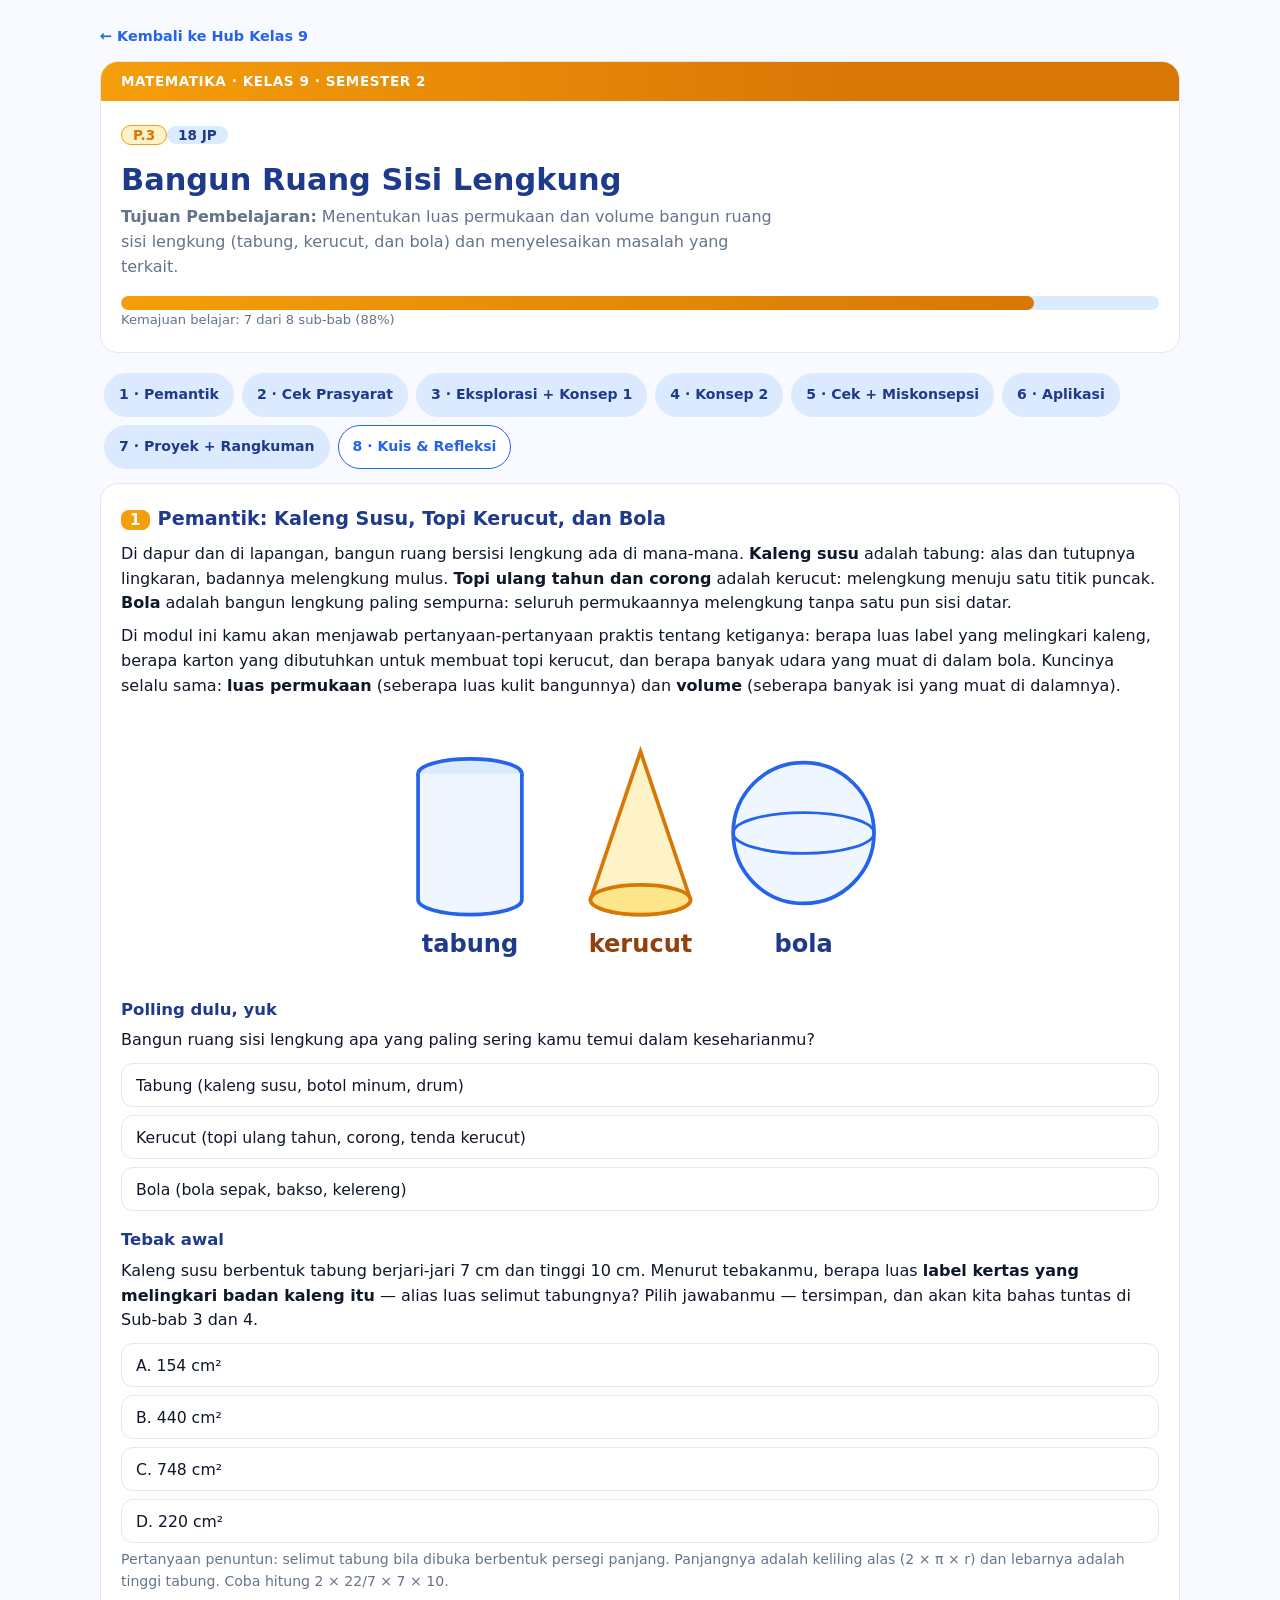
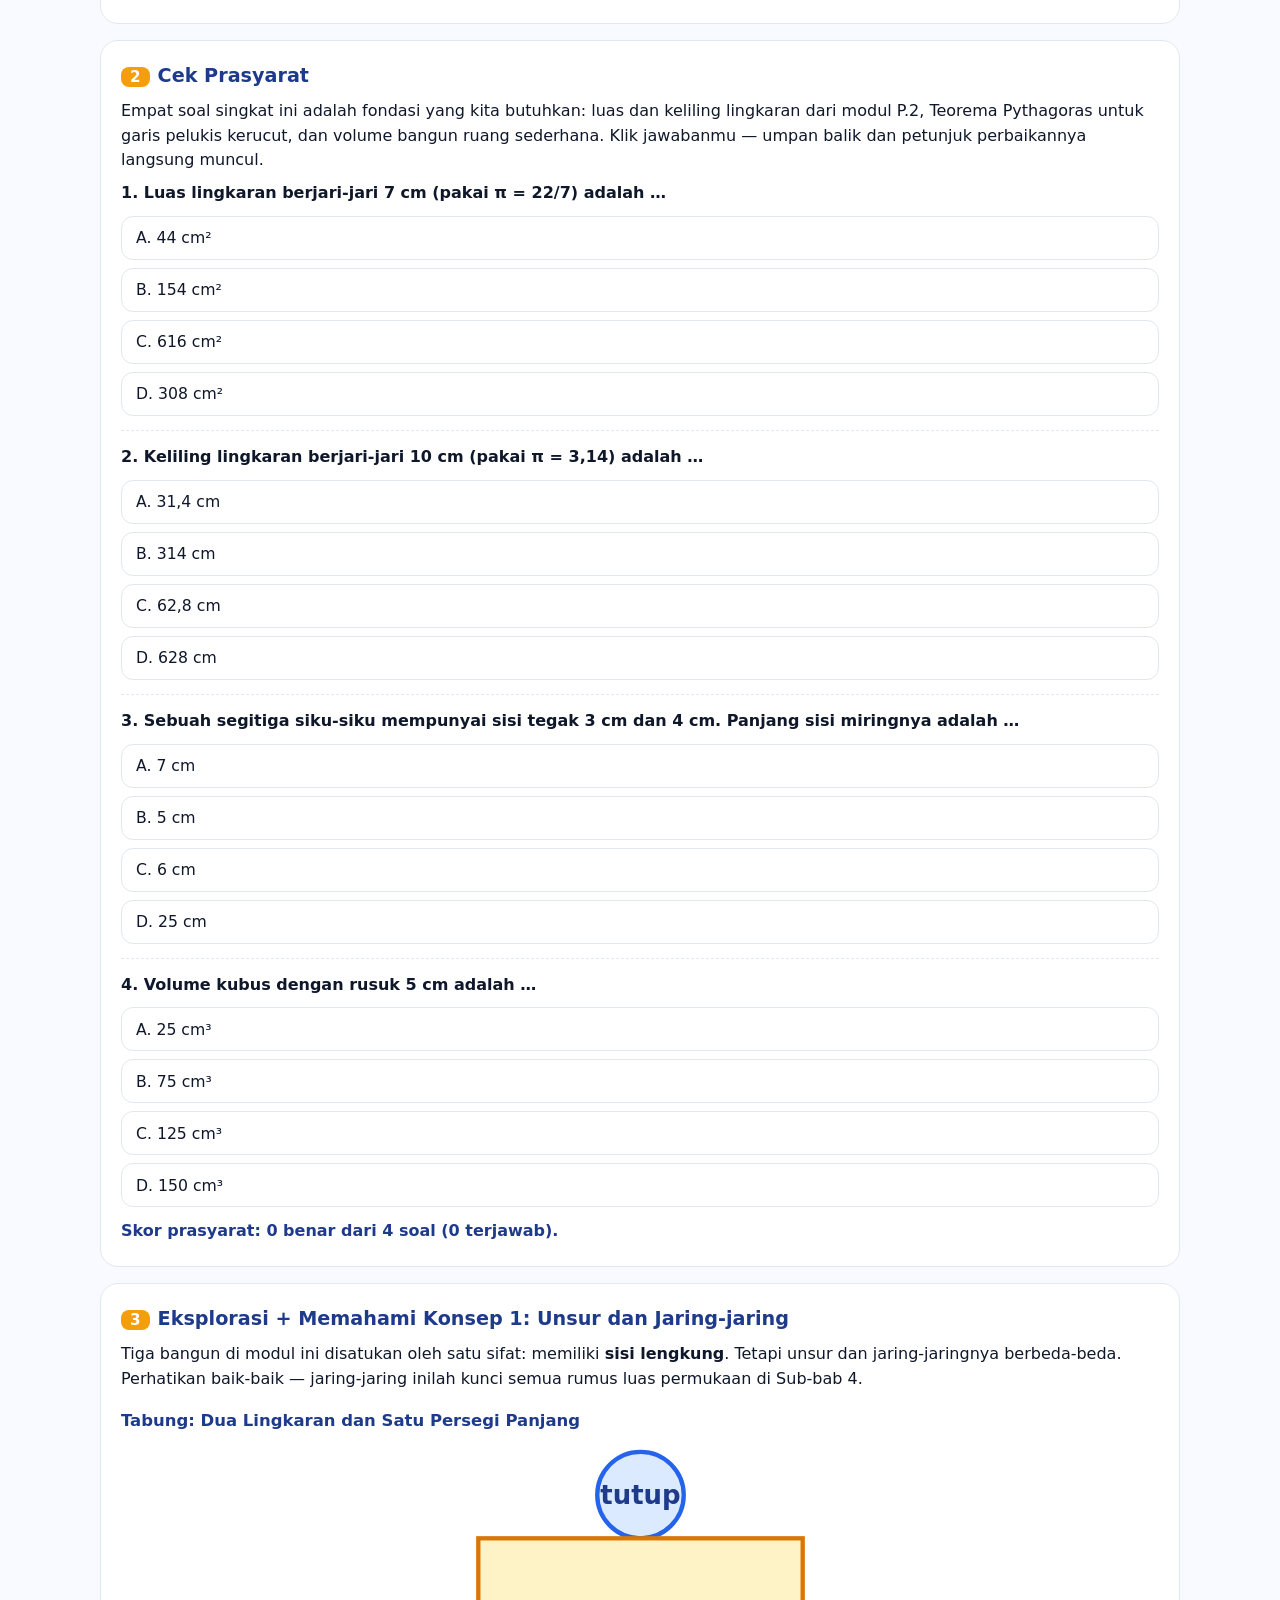
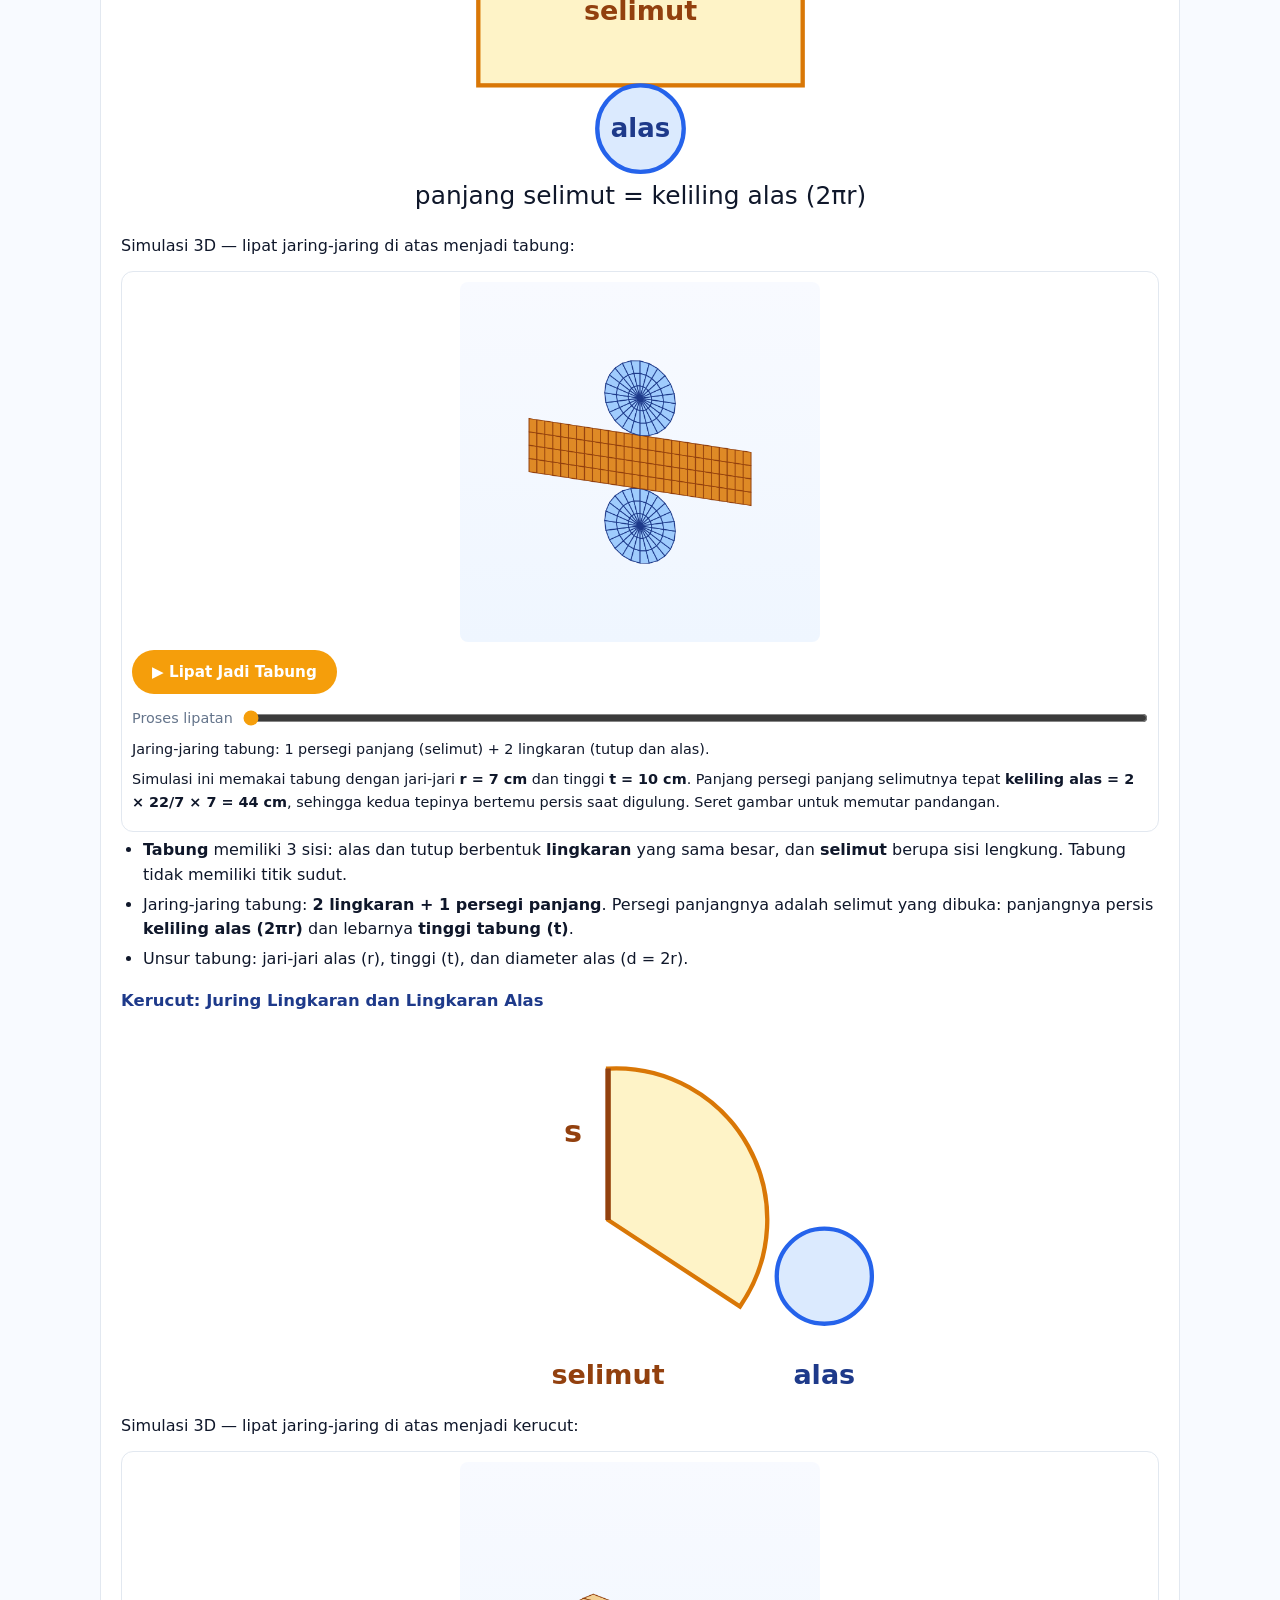
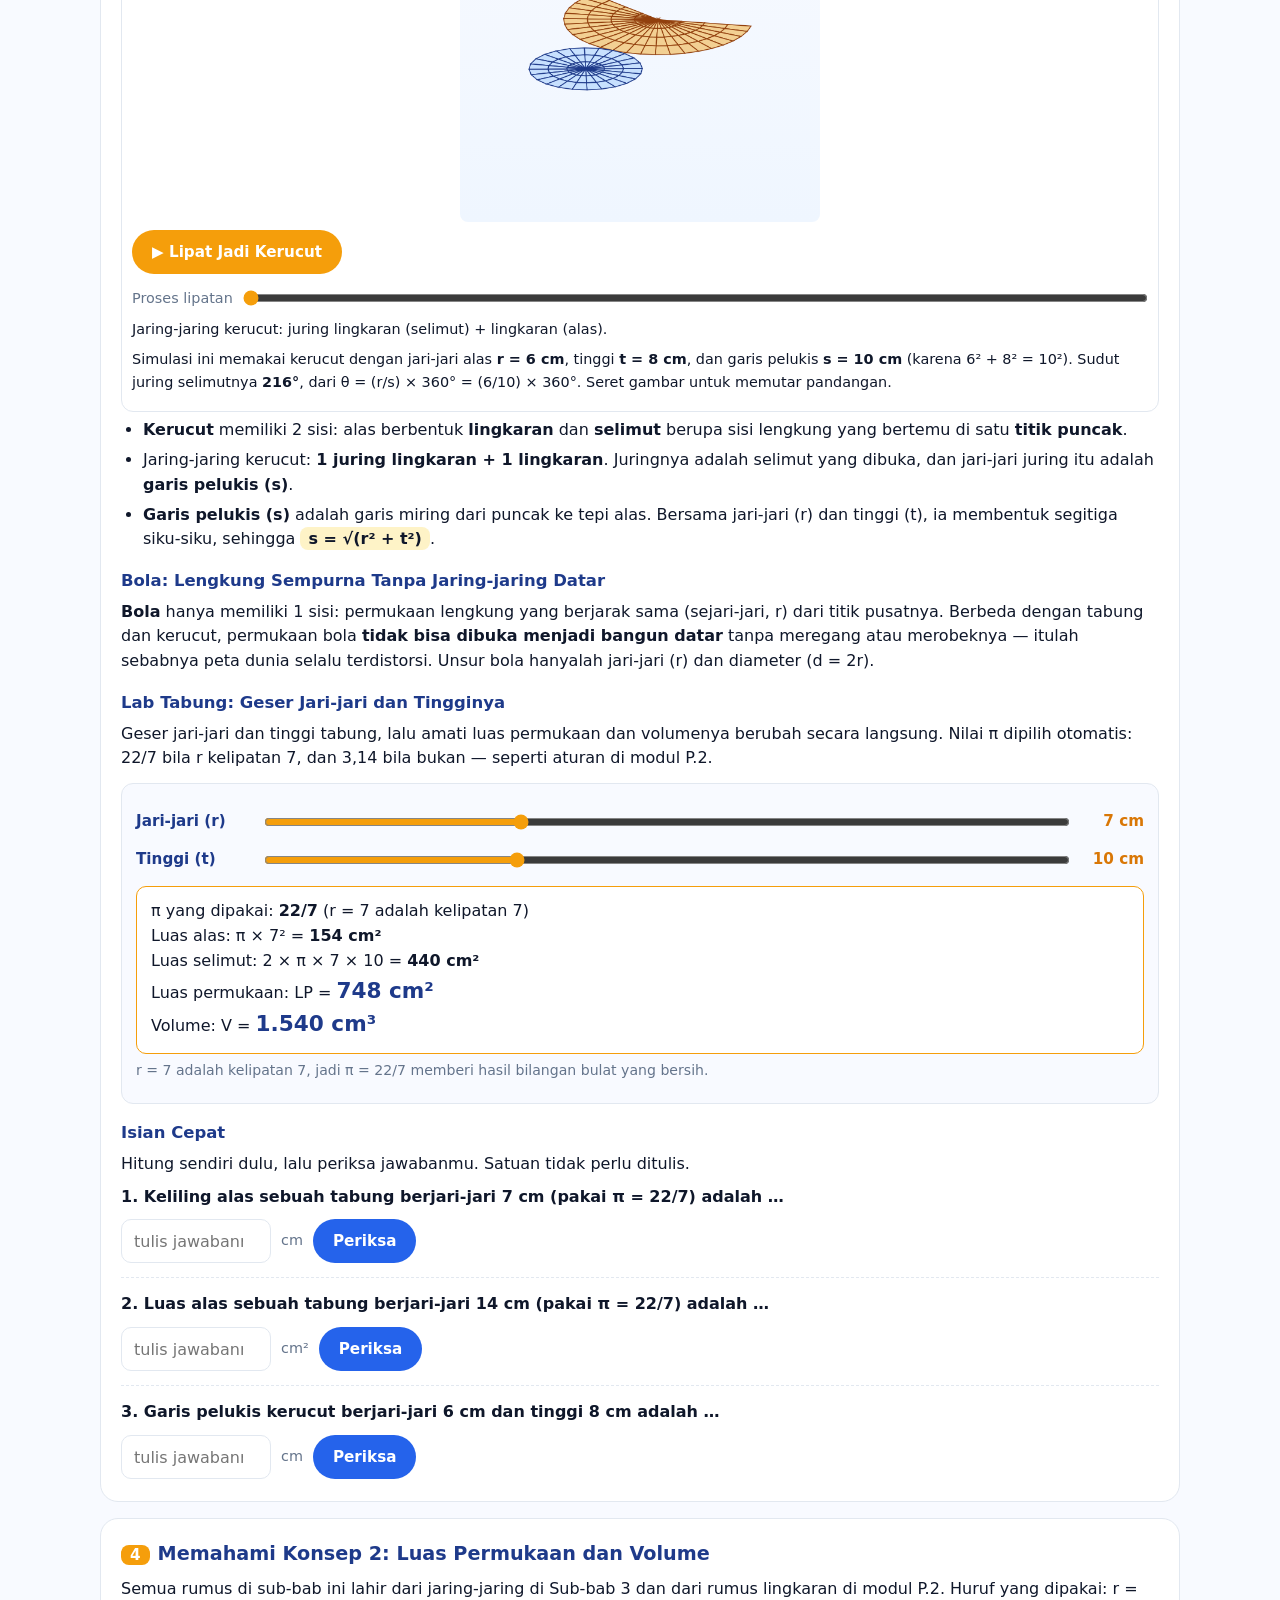
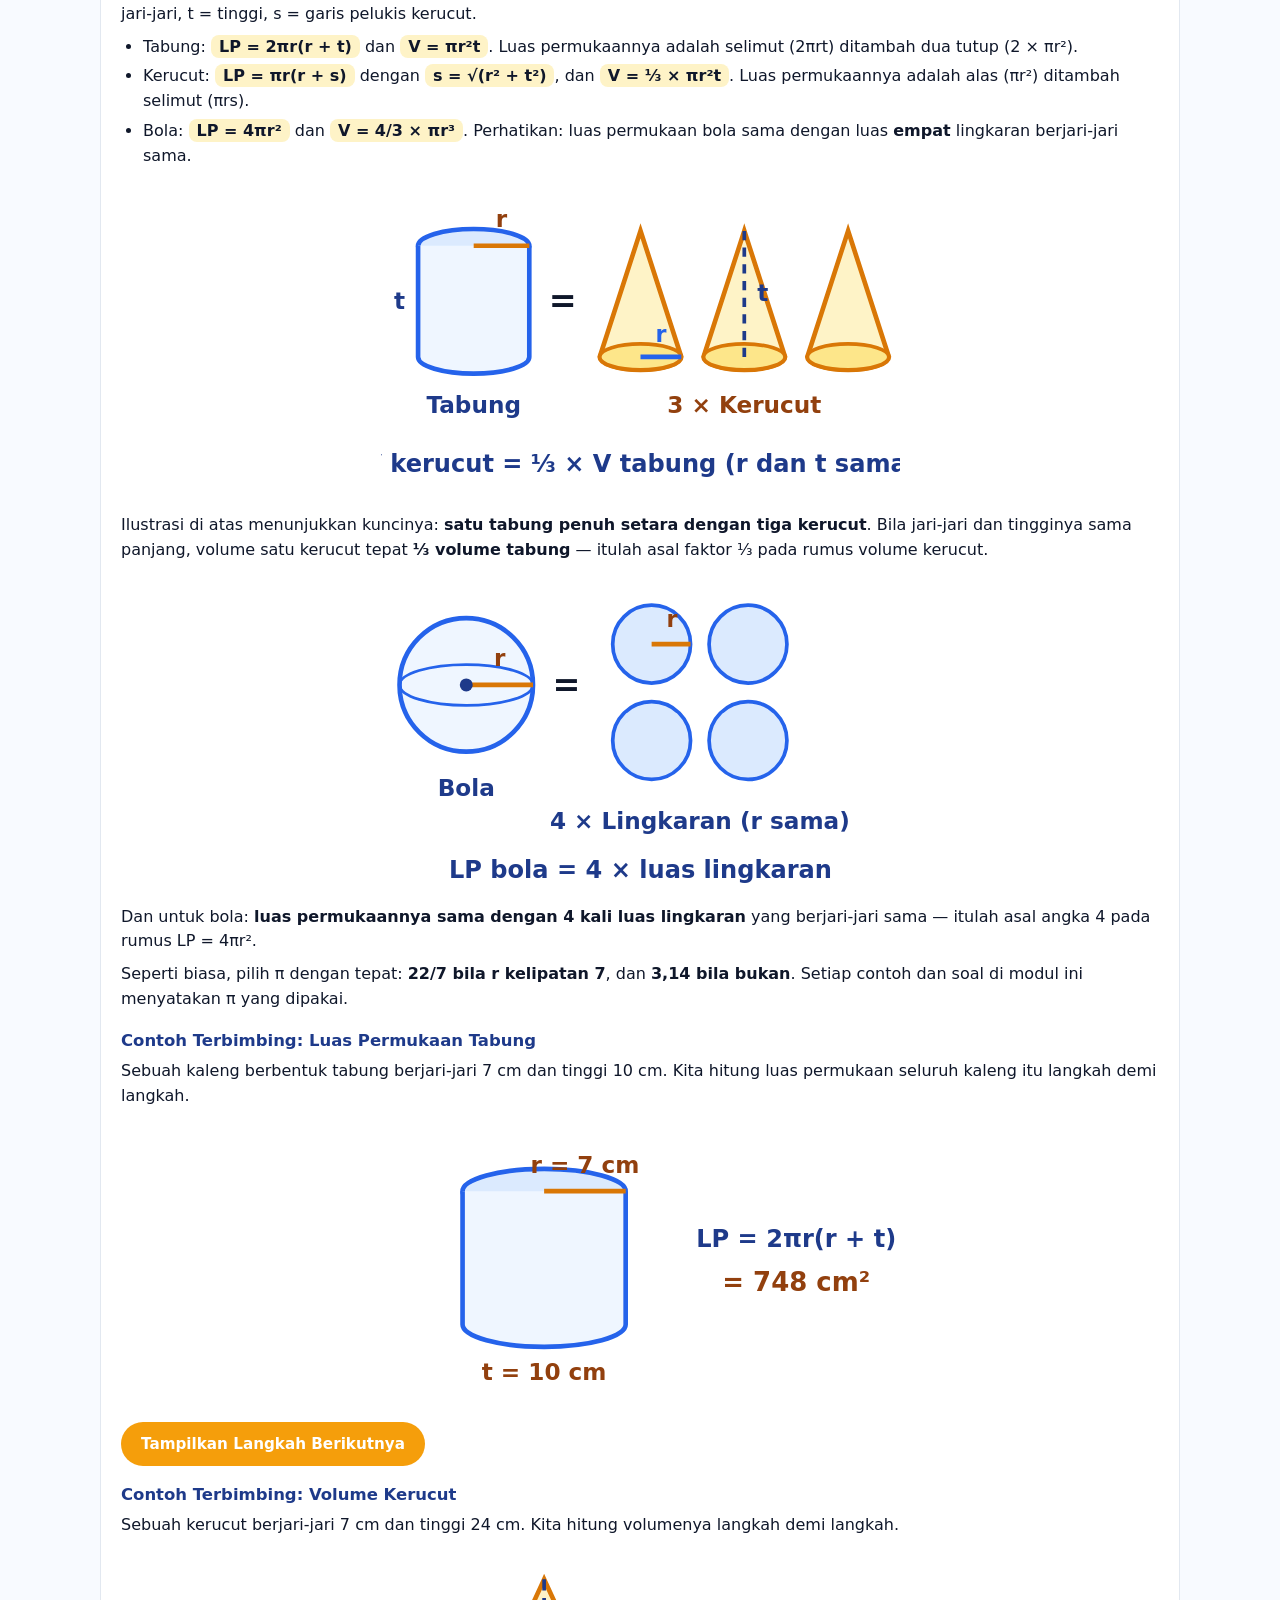
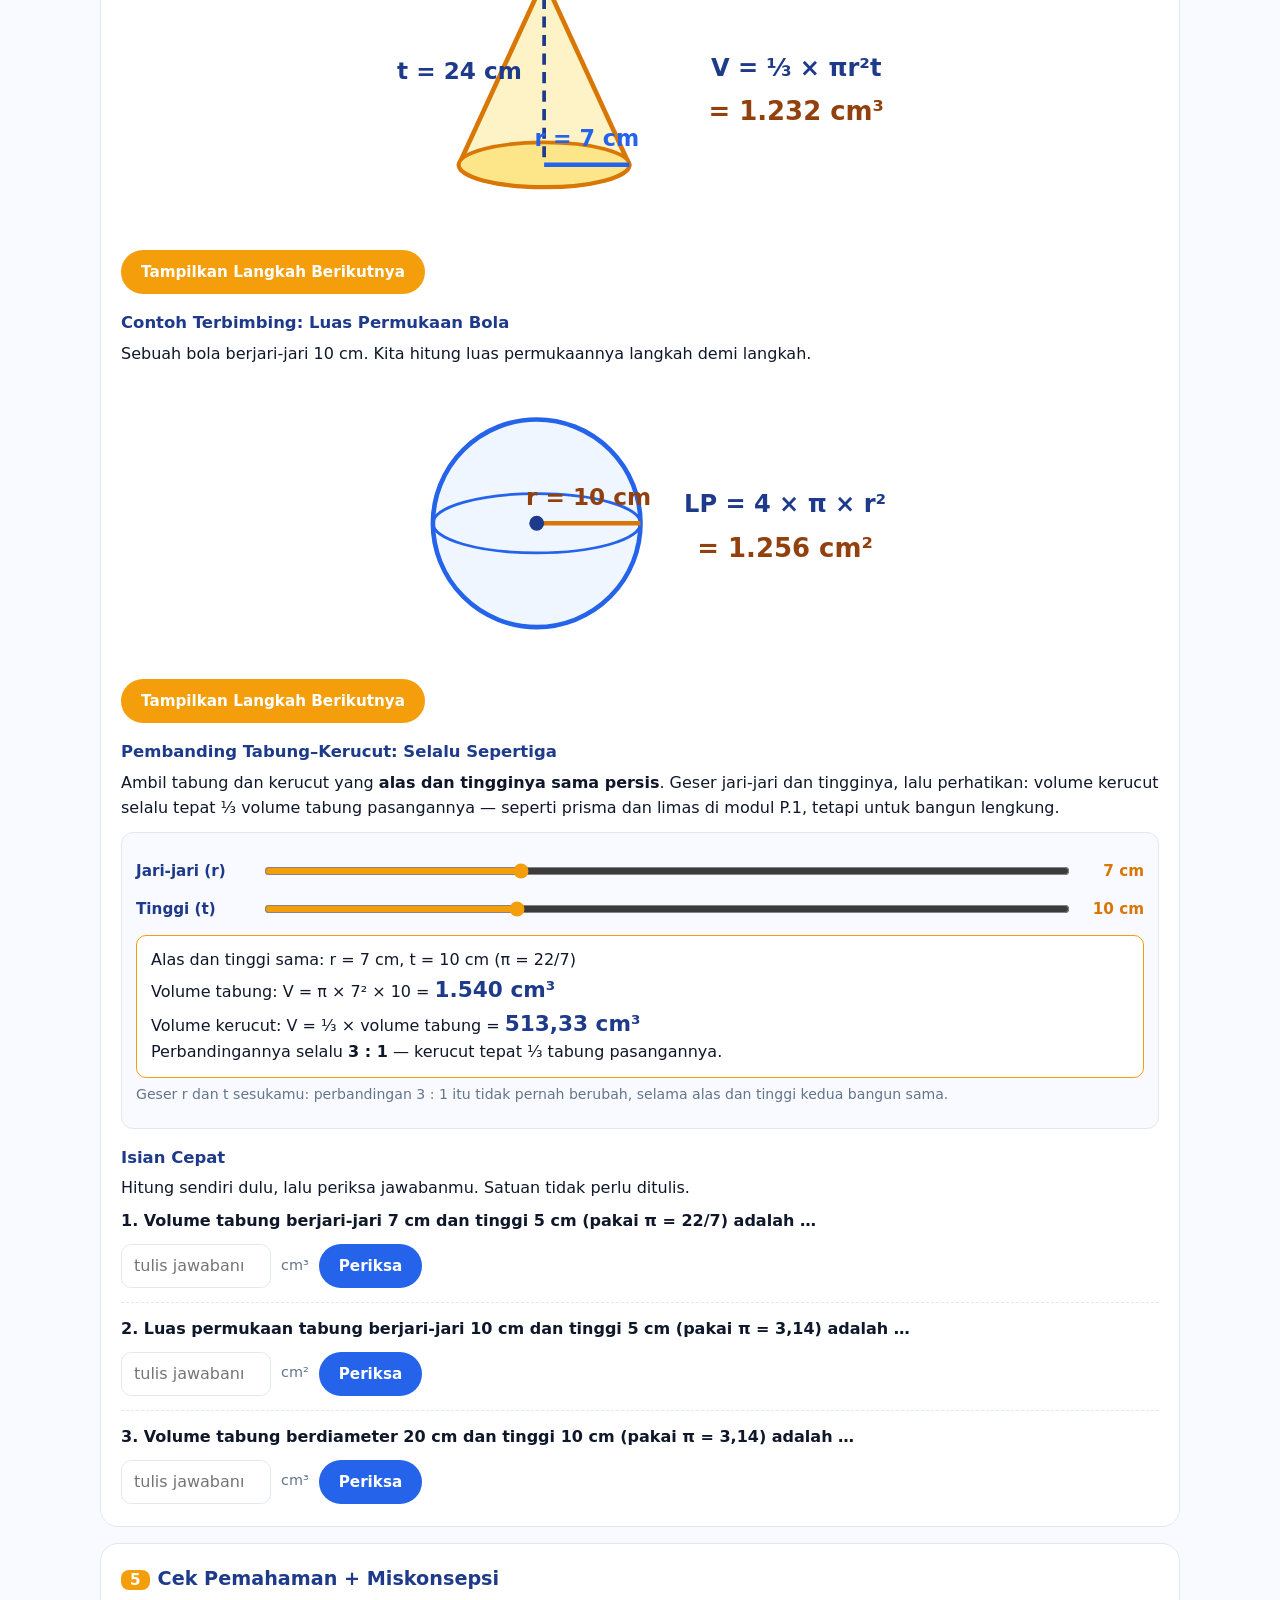
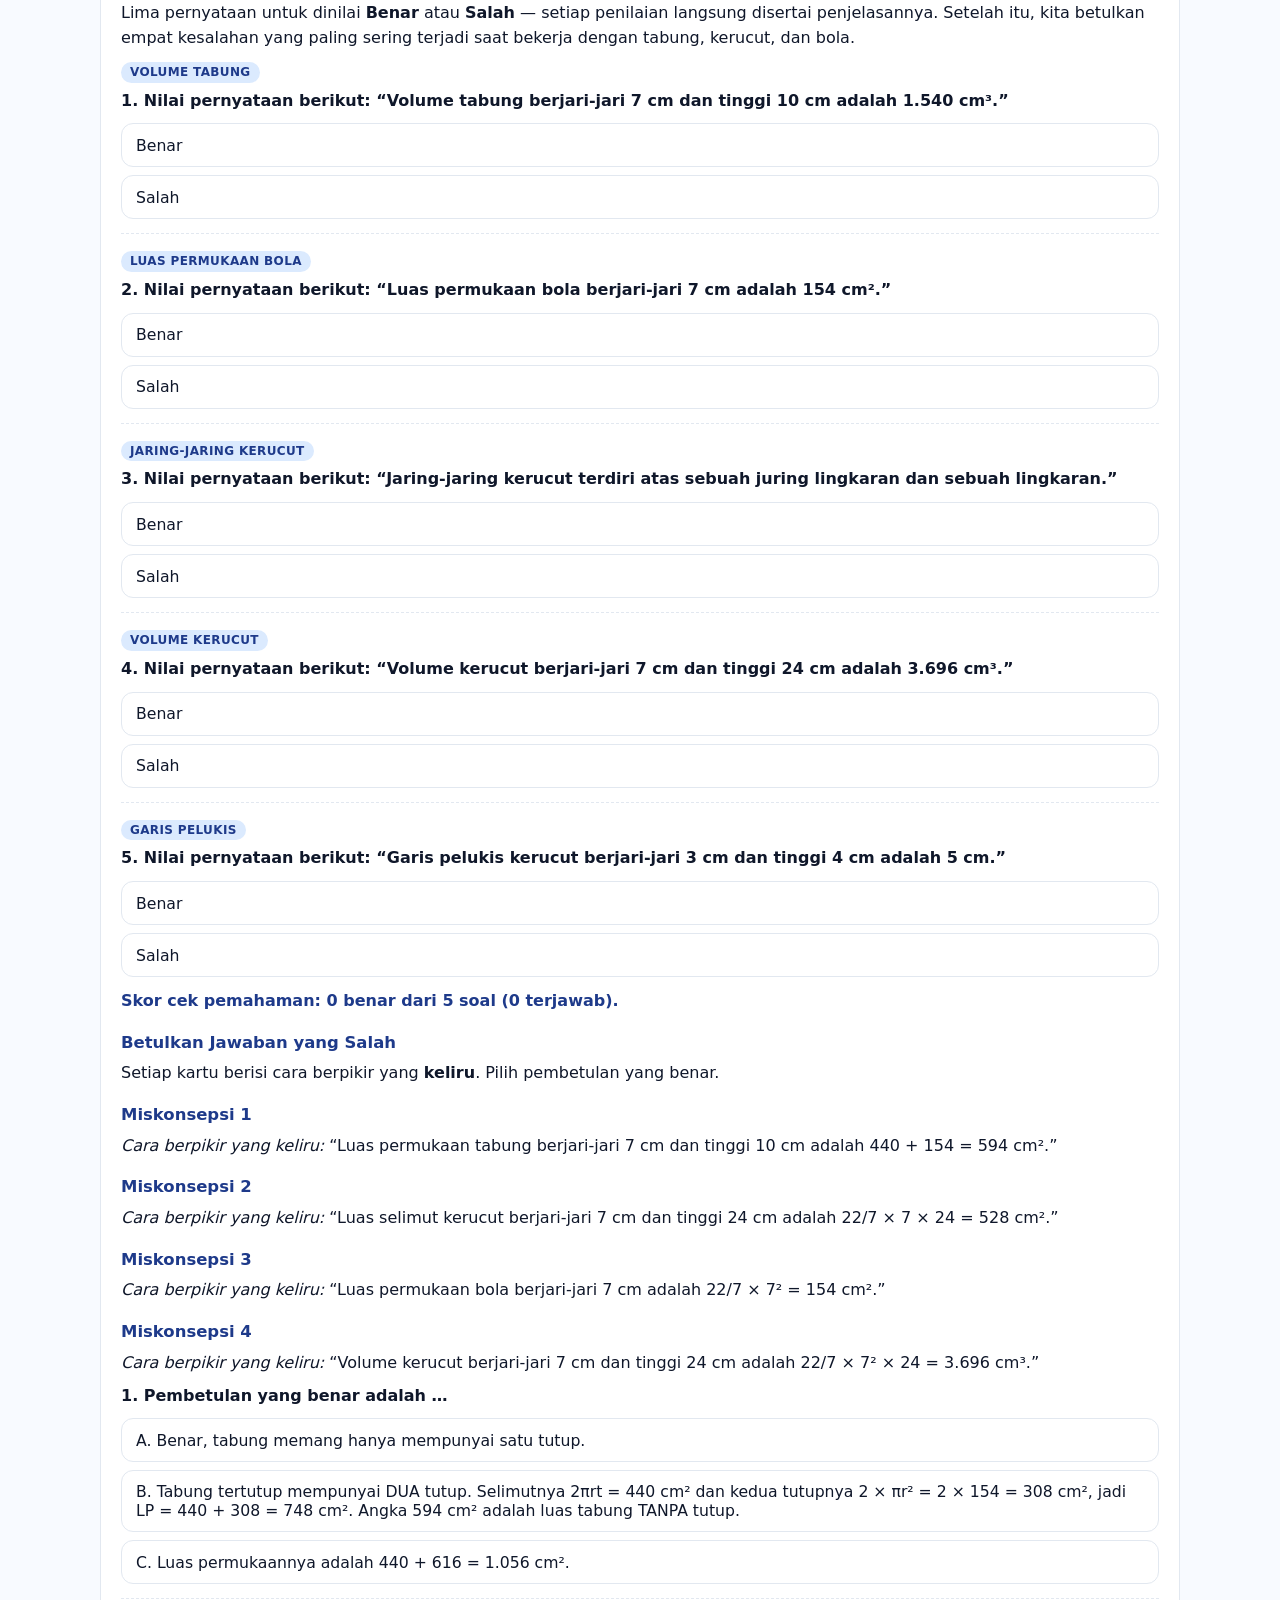
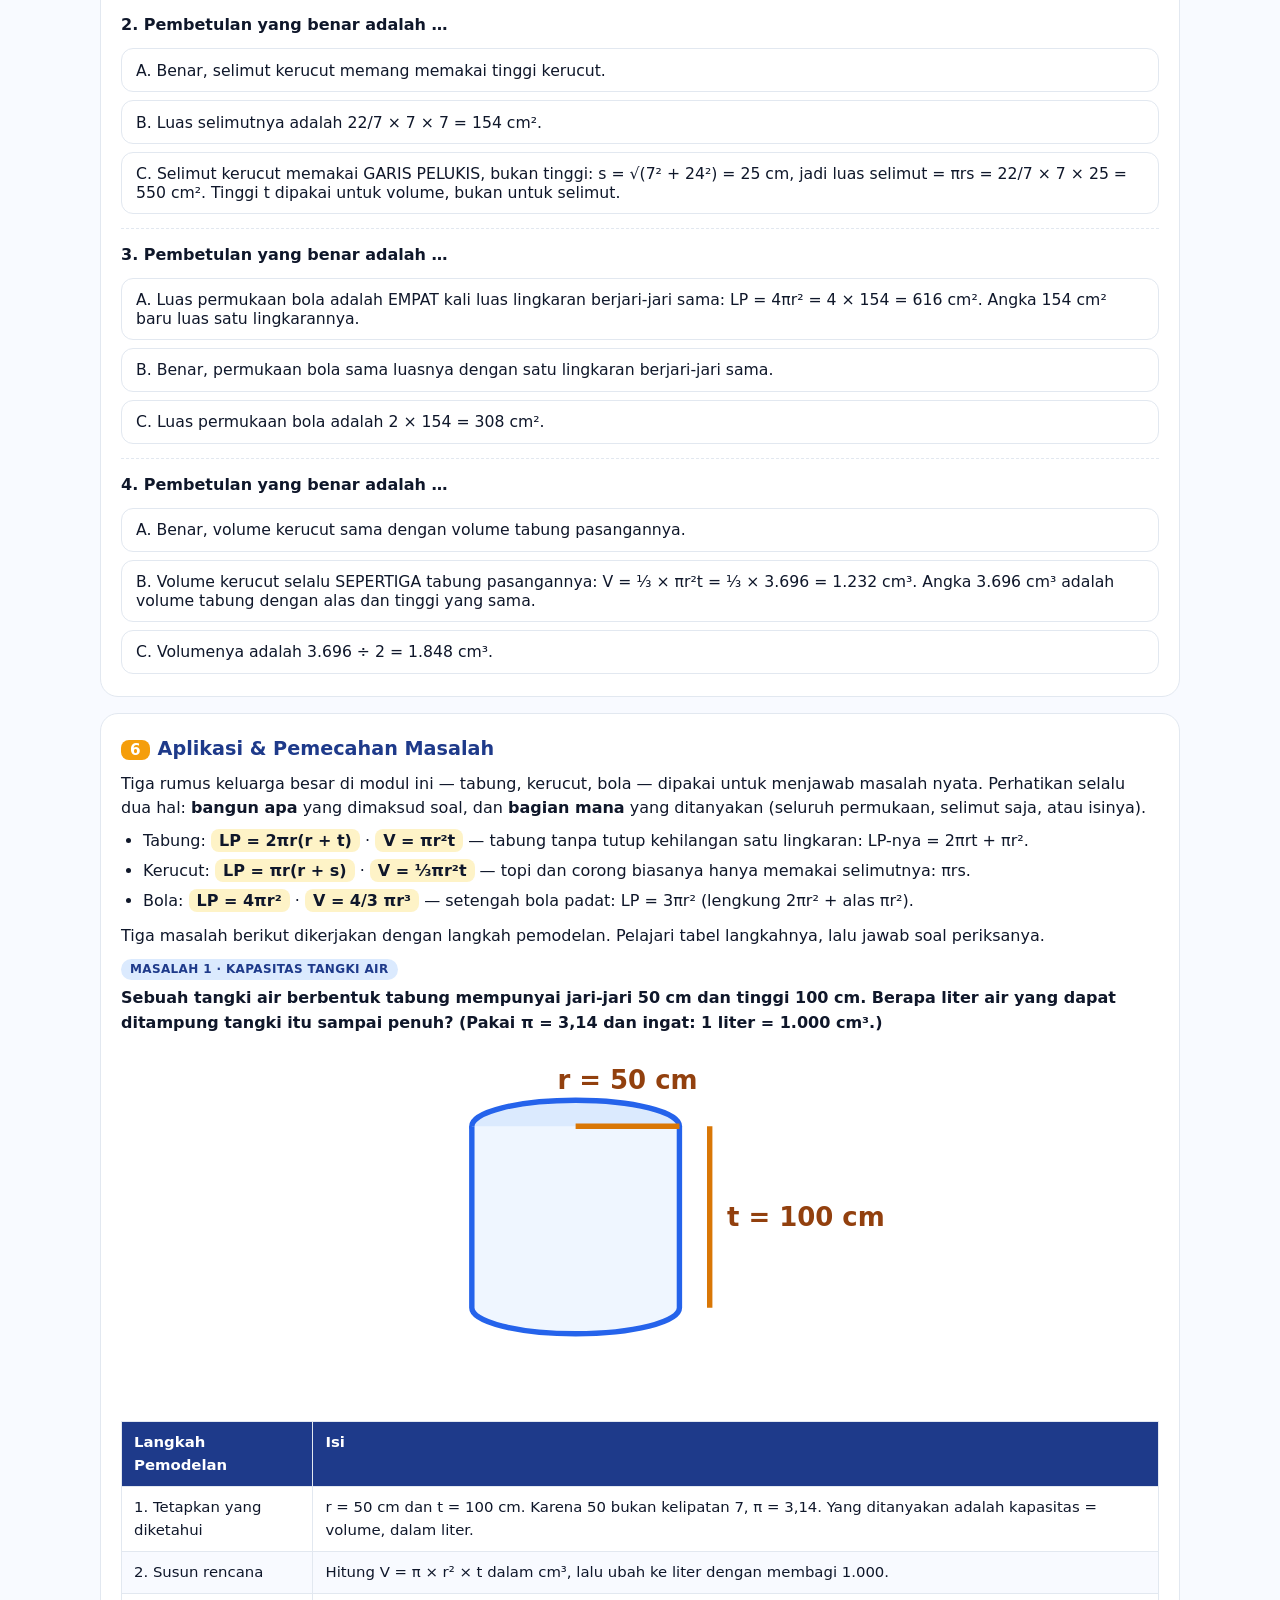
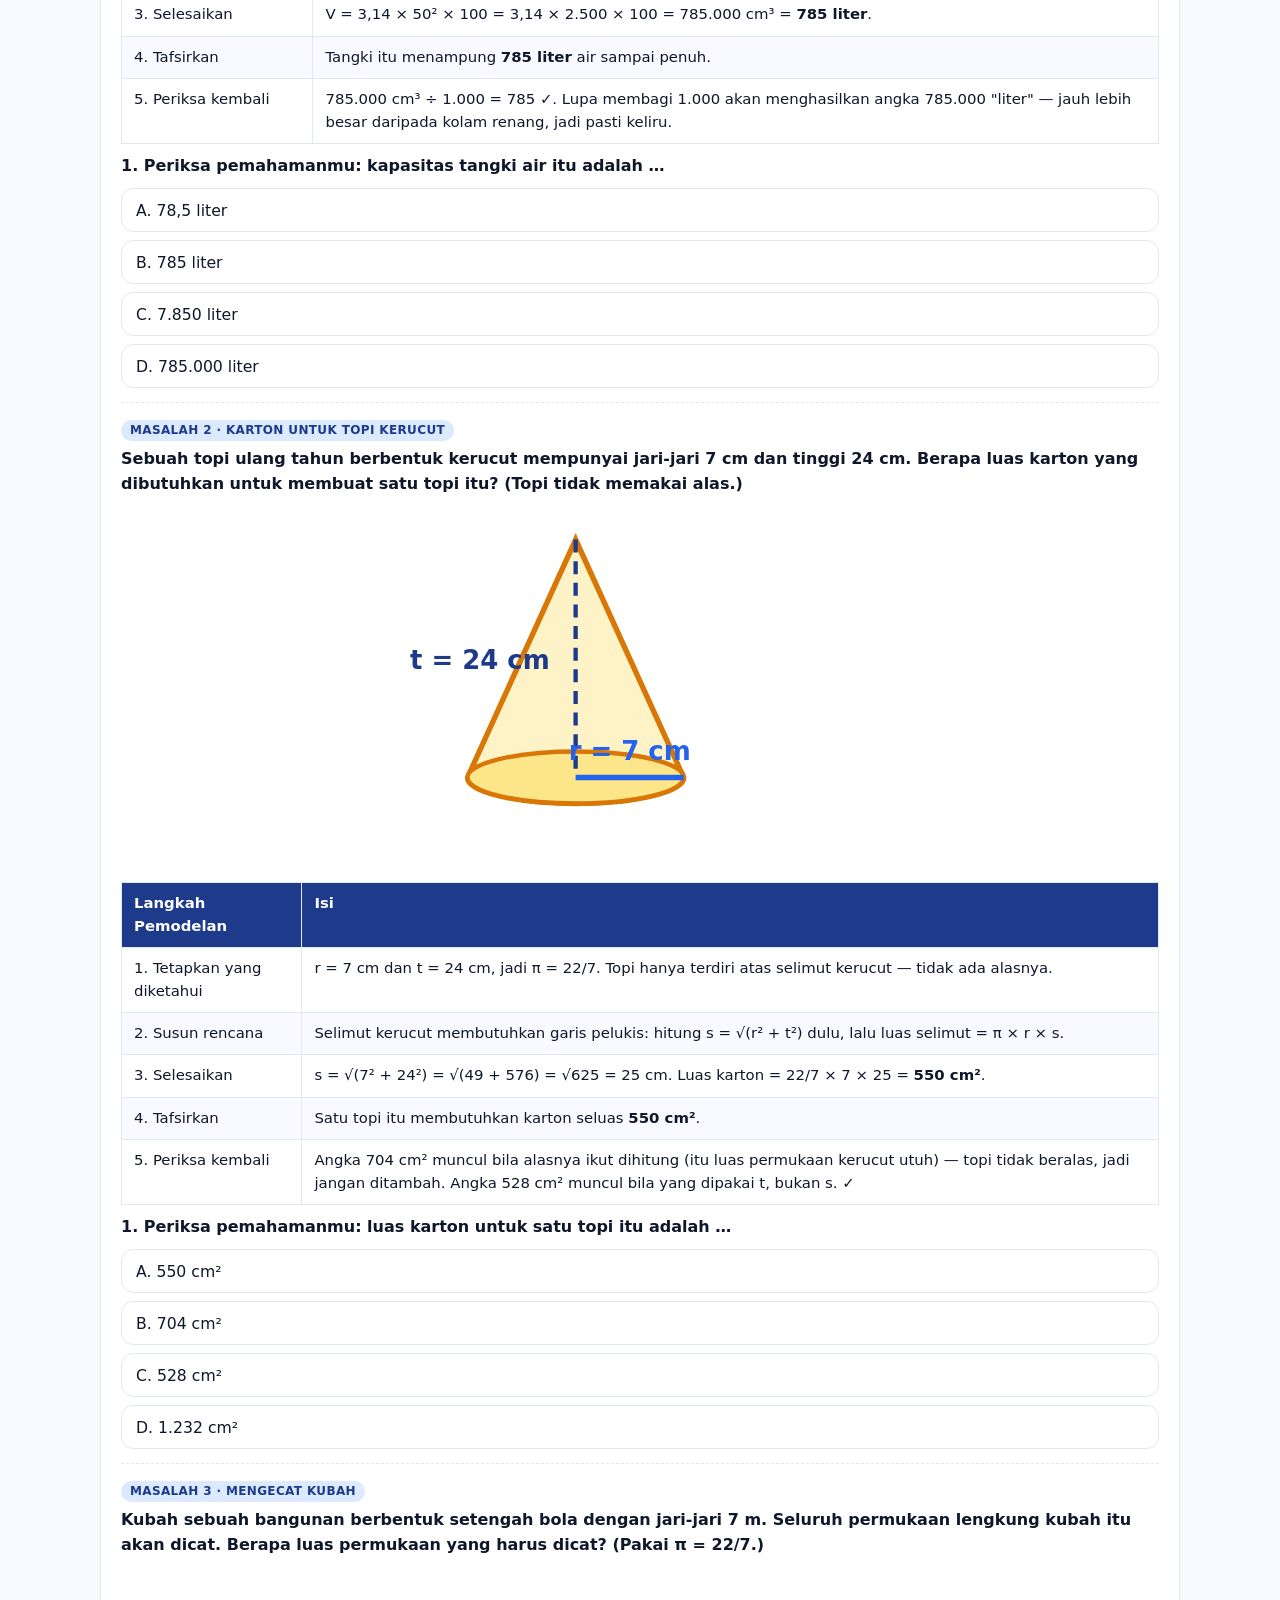
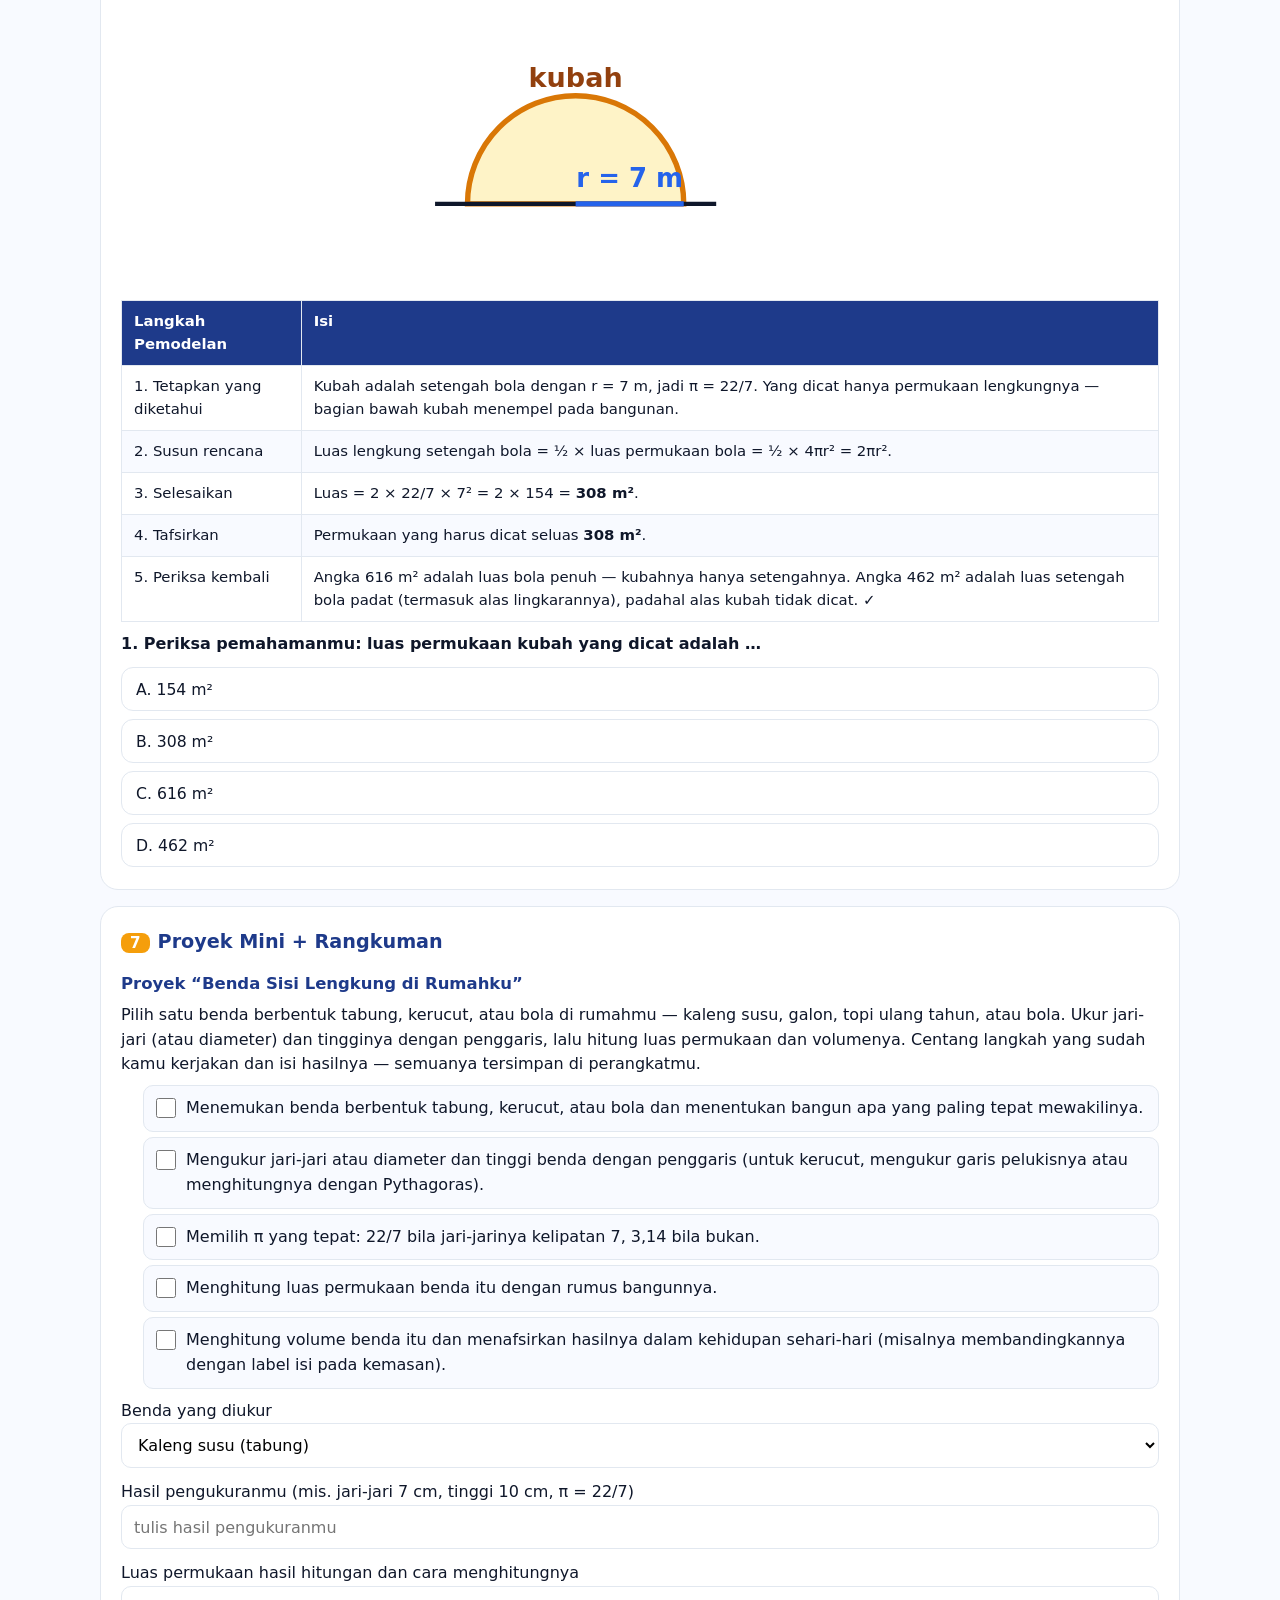
<file: kelas-9/p3-sisi-lengkung/index.html>
<!DOCTYPE html>
<html lang="id">
<head>
<meta charset="UTF-8">
<meta name="viewport" content="width=device-width, initial-scale=1.0">
<title>P.3 Bangun Ruang Sisi Lengkung — MPI Matematika Kelas 9</title>
<meta name="description" content="Modul interaktif P.3 Bangun Ruang Sisi Lengkung, Matematika Kelas 9, 18 JP.">
<link rel="stylesheet" href="../../assets/css/main.css">
<link rel="stylesheet" href="style.css">
</head>
<body>
<div class="wrap">

  <a class="kembali" href="../../index.html">← Kembali ke Hub Kelas 9</a>

  <header class="modul">
    <div class="pita">Matematika · Kelas 9 · Semester 2</div>
    <div class="isi-header">
      <span class="kode">P.3</span><span class="jp">18 JP</span>
      <h1>Bangun Ruang Sisi Lengkung</h1>
      <p><b>Tujuan Pembelajaran:</b> Menentukan luas permukaan dan volume bangun ruang sisi lengkung (tabung, kerucut, dan bola) dan menyelesaikan masalah yang terkait.</p>
      <div class="baris-progres">
        <div class="progres"><div id="bar-progres"></div></div>
        <div class="progres-teks" id="teks-progres">Kemajuan belajar: 0 dari 8 sub-bab</div>
      </div>
    </div>
  </header>

  <nav class="pil" id="pil-sub" aria-label="Navigasi sub-bab">
    <a href="#sub1">1 · Pemantik</a>
    <a href="#sub2">2 · Cek Prasyarat</a>
    <a href="#sub3">3 · Eksplorasi + Konsep 1</a>
    <a href="#sub4">4 · Konsep 2</a>
    <a href="#sub5">5 · Cek + Miskonsepsi</a>
    <a href="#sub6">6 · Aplikasi</a>
    <a href="#sub7">7 · Proyek + Rangkuman</a>
    <a href="#sub8">8 · Kuis &amp; Refleksi</a>
  </nav>

  <!-- ================= SUB-BAB 1 ================= -->
  <section class="kartu" id="sub1">
    <h2><span class="no">1</span>Pemantik: Kaleng Susu, Topi Kerucut, dan Bola</h2>
    <p>Di dapur dan di lapangan, bangun ruang bersisi lengkung ada di mana-mana. <b>Kaleng susu</b> adalah tabung: alas dan tutupnya lingkaran, badannya melengkung mulus. <b>Topi ulang tahun dan corong</b> adalah kerucut: melengkung menuju satu titik puncak. <b>Bola</b> adalah bangun lengkung paling sempurna: seluruh permukaannya melengkung tanpa satu pun sisi datar.</p>
    <p>Di modul ini kamu akan menjawab pertanyaan-pertanyaan praktis tentang ketiganya: berapa luas label yang melingkari kaleng, berapa karton yang dibutuhkan untuk membuat topi kerucut, dan berapa banyak udara yang muat di dalam bola. Kuncinya selalu sama: <b>luas permukaan</b> (seberapa luas kulit bangunnya) dan <b>volume</b> (seberapa banyak isi yang muat di dalamnya).</p>
    <svg class="jaring-svg p3-setengah" viewBox="0 0 280 148" role="img" aria-label="Ilustrasi tiga bangun ruang sisi lengkung: tabung, kerucut, dan bola">
      <ellipse cx="48" cy="36" rx="28" ry="8" fill="#DBEAFE" stroke="#2563EB" stroke-width="2"/>
      <path d="M20,36 L20,104 A28,8 0 0 0 76,104 L76,36" fill="#EFF6FF" stroke="#2563EB" stroke-width="2"/>
      <path d="M140,24 L113,104 A27,8 0 0 0 167,104 Z" fill="#FEF3C7" stroke="#D97706" stroke-width="2"/>
      <ellipse cx="140" cy="104" rx="27" ry="8" fill="#FDE68A" stroke="#D97706" stroke-width="2"/>
      <circle cx="228" cy="68" r="38" fill="#EFF6FF" stroke="#2563EB" stroke-width="2"/>
      <ellipse cx="228" cy="68" rx="38" ry="11" fill="none" stroke="#2563EB" stroke-width="1.5"/>
      <text x="48" y="132" text-anchor="middle" font-size="13" font-weight="700" fill="#1E3A8A">tabung</text>
      <text x="140" y="132" text-anchor="middle" font-size="13" font-weight="700" fill="#92400E">kerucut</text>
      <text x="228" y="132" text-anchor="middle" font-size="13" font-weight="700" fill="#1E3A8A">bola</text>
    </svg>
    <h3>Polling dulu, yuk</h3>
    <p>Bangun ruang sisi lengkung apa yang paling sering kamu temui dalam keseharianmu?</p>
    <div class="opsi-grup" id="polling">
      <button class="opsi" data-poll="kaleng">Tabung (kaleng susu, botol minum, drum)</button>
      <button class="opsi" data-poll="topi">Kerucut (topi ulang tahun, corong, tenda kerucut)</button>
      <button class="opsi" data-poll="bola">Bola (bola sepak, bakso, kelereng)</button>
    </div>
    <div class="umpan info" id="polling-umpan"></div>
    <h3>Tebak awal</h3>
    <p>Kaleng susu berbentuk tabung berjari-jari 7 cm dan tinggi 10 cm. Menurut tebakanmu, berapa luas <b>label kertas yang melingkari badan kaleng itu</b> — alias luas selimut tabungnya? Pilih jawabanmu — tersimpan, dan akan kita bahas tuntas di Sub-bab 3 dan 4.</p>
    <div class="opsi-grup" id="tebakan">
      <button class="opsi" data-tebak="0">A. 154 cm²</button>
      <button class="opsi" data-tebak="1">B. 440 cm²</button>
      <button class="opsi" data-tebak="2">C. 748 cm²</button>
      <button class="opsi" data-tebak="3">D. 220 cm²</button>
    </div>
    <div class="umpan info" id="tebakan-umpan"></div>
    <p class="remedial">Pertanyaan penuntun: selimut tabung bila dibuka berbentuk persegi panjang. Panjangnya adalah keliling alas (2 × π × r) dan lebarnya adalah tinggi tabung. Coba hitung 2 × 22/7 × 7 × 10.</p>
  </section>

  <!-- ================= SUB-BAB 2 ================= -->
  <section class="kartu" id="sub2">
    <h2><span class="no">2</span>Cek Prasyarat</h2>
    <p>Empat soal singkat ini adalah fondasi yang kita butuhkan: luas dan keliling lingkaran dari modul P.2, Teorema Pythagoras untuk garis pelukis kerucut, dan volume bangun ruang sederhana. Klik jawabanmu — umpan balik dan petunjuk perbaikannya langsung muncul.</p>
    <div id="prasyarat-wadah"></div>
    <div class="skor-baris" id="prasyarat-skor"></div>
  </section>

  <!-- ================= SUB-BAB 3 ================= -->
  <section class="kartu" id="sub3">
    <h2><span class="no">3</span>Eksplorasi + Memahami Konsep 1: Unsur dan Jaring-jaring</h2>
    <p>Tiga bangun di modul ini disatukan oleh satu sifat: memiliki <b>sisi lengkung</b>. Tetapi unsur dan jaring-jaringnya berbeda-beda. Perhatikan baik-baik — jaring-jaring inilah kunci semua rumus luas permukaan di Sub-bab 4.</p>

    <h3>Tabung: Dua Lingkaran dan Satu Persegi Panjang</h3>
    <svg class="jaring-svg p3-setengah" viewBox="0 0 240 178" role="img" aria-label="Jaring-jaring tabung: lingkaran tutup di atas, persegi panjang selimut di tengah, dan lingkaran alas di bawah">
      <circle cx="120" cy="25" r="20" fill="#DBEAFE" stroke="#2563EB" stroke-width="2"/>
      <rect x="45" y="45" width="150" height="68" fill="#FEF3C7" stroke="#D97706" stroke-width="2"/>
      <circle cx="120" cy="133" r="20" fill="#DBEAFE" stroke="#2563EB" stroke-width="2"/>
      <text x="120" y="29" text-anchor="middle" font-size="12" font-weight="700" fill="#1E3A8A">tutup</text>
      <text x="120" y="83" text-anchor="middle" font-size="12.5" font-weight="700" fill="#92400E">selimut</text>
      <text x="120" y="137" text-anchor="middle" font-size="12" font-weight="700" fill="#1E3A8A">alas</text>
      <text x="120" y="168" text-anchor="middle" font-size="11.5" fill="#0F172A">panjang selimut = keliling alas (2πr)</text>
    </svg>
    <p>Simulasi 3D — lipat jaring-jaring di atas menjadi tabung:</p>
    <div class="sim3d">
      <canvas class="sim-tabung-kanvas" id="sim-tabung" width="600" height="600" aria-label="Simulasi lipatan 3D jaring-jaring tabung: persegi panjang sebagai selimut digulung dan dua lingkaran menutup kedua ujungnya menjadi tabung"></canvas>
      <div class="btn-baris">
        <button class="btn btn-amber" id="btn-lipat-tabung">▶ Lipat Jadi Tabung</button>
      </div>
      <label class="sim3d-label">Proses lipatan <input type="range" class="sim-tabung-geser" id="geser-tabung" min="0" max="100" step="1" value="0"></label>
      <p class="sim3d-status" id="status-tabung"></p>
      <p class="sim3d-keterangan">Simulasi ini memakai tabung dengan jari-jari <b>r = 7 cm</b> dan tinggi <b>t = 10 cm</b>. Panjang persegi panjang selimutnya tepat <b>keliling alas = 2 × 22/7 × 7 = 44 cm</b>, sehingga kedua tepinya bertemu persis saat digulung. Seret gambar untuk memutar pandangan.</p>
    </div>
    <ul>
      <li><b>Tabung</b> memiliki 3 sisi: alas dan tutup berbentuk <b>lingkaran</b> yang sama besar, dan <b>selimut</b> berupa sisi lengkung. Tabung tidak memiliki titik sudut.</li>
      <li>Jaring-jaring tabung: <b>2 lingkaran + 1 persegi panjang</b>. Persegi panjangnya adalah selimut yang dibuka: panjangnya persis <b>keliling alas (2πr)</b> dan lebarnya <b>tinggi tabung (t)</b>.</li>
      <li>Unsur tabung: jari-jari alas (r), tinggi (t), dan diameter alas (d = 2r).</li>
    </ul>

    <h3>Kerucut: Juring Lingkaran dan Lingkaran Alas</h3>
    <svg class="jaring-svg p3-setengah" viewBox="0 0 240 178" role="img" aria-label="Jaring-jaring kerucut: sebuah juring lingkaran sebagai selimut dengan jari-jari garis pelukis s, dan sebuah lingkaran sebagai alas">
      <path d="M105,92 L105,22 A70,70 0 0 1 166,132 Z" fill="#FEF3C7" stroke="#D97706" stroke-width="2"/>
      <line x1="105" y1="92" x2="105" y2="22" stroke="#92400E" stroke-width="2.5"/>
      <circle cx="205" cy="118" r="22" fill="#DBEAFE" stroke="#2563EB" stroke-width="2"/>
      <text x="93" y="56" text-anchor="end" font-size="14" font-weight="700" fill="#92400E">s</text>
      <text x="105" y="168" text-anchor="middle" font-size="12.5" font-weight="700" fill="#92400E">selimut</text>
      <text x="205" y="168" text-anchor="middle" font-size="12.5" font-weight="700" fill="#1E3A8A">alas</text>
    </svg>
    <p>Simulasi 3D — lipat jaring-jaring di atas menjadi kerucut:</p>
    <div class="sim3d">
      <canvas class="sim-kerucut-kanvas" id="sim-kerucut" width="600" height="600" aria-label="Simulasi lipatan 3D jaring-jaring kerucut: juring lingkaran sebagai selimut dan lingkaran sebagai alas dilipat menjadi kerucut"></canvas>
      <div class="btn-baris">
        <button class="btn btn-amber" id="btn-lipat-kerucut">▶ Lipat Jadi Kerucut</button>
      </div>
      <label class="sim3d-label">Proses lipatan <input type="range" class="sim-kerucut-geser" id="geser-kerucut" min="0" max="100" step="1" value="0"></label>
      <p class="sim3d-status" id="status-kerucut"></p>
      <p class="sim3d-keterangan">Simulasi ini memakai kerucut dengan jari-jari alas <b>r = 6 cm</b>, tinggi <b>t = 8 cm</b>, dan garis pelukis <b>s = 10 cm</b> (karena 6² + 8² = 10²). Sudut juring selimutnya <b>216°</b>, dari θ = (r/s) × 360° = (6/10) × 360°. Seret gambar untuk memutar pandangan.</p>
    </div>
    <ul>
      <li><b>Kerucut</b> memiliki 2 sisi: alas berbentuk <b>lingkaran</b> dan <b>selimut</b> berupa sisi lengkung yang bertemu di satu <b>titik puncak</b>.</li>
      <li>Jaring-jaring kerucut: <b>1 juring lingkaran + 1 lingkaran</b>. Juringnya adalah selimut yang dibuka, dan jari-jari juring itu adalah <b>garis pelukis (s)</b>.</li>
      <li><b>Garis pelukis (s)</b> adalah garis miring dari puncak ke tepi alas. Bersama jari-jari (r) dan tinggi (t), ia membentuk segitiga siku-siku, sehingga <span class="rumus">s = √(r² + t²)</span>.</li>
    </ul>

    <h3>Bola: Lengkung Sempurna Tanpa Jaring-jaring Datar</h3>
    <p><b>Bola</b> hanya memiliki 1 sisi: permukaan lengkung yang berjarak sama (sejari-jari, r) dari titik pusatnya. Berbeda dengan tabung dan kerucut, permukaan bola <b>tidak bisa dibuka menjadi bangun datar</b> tanpa meregang atau merobeknya — itulah sebabnya peta dunia selalu terdistorsi. Unsur bola hanyalah jari-jari (r) dan diameter (d = 2r).</p>

    <h3>Lab Tabung: Geser Jari-jari dan Tingginya</h3>
    <p>Geser jari-jari dan tinggi tabung, lalu amati luas permukaan dan volumenya berubah secara langsung. Nilai π dipilih otomatis: 22/7 bila r kelipatan 7, dan 3,14 bila bukan — seperti aturan di modul P.2.</p>
    <div class="lab" id="lab-tabung">
      <div class="lab-baris">
        <label for="lab-r">Jari-jari (r)</label>
        <input type="range" class="lab-geser" id="lab-r" min="1" max="20" step="1" value="7">
        <output id="lab-r-nilai">7 cm</output>
      </div>
      <div class="lab-baris">
        <label for="lab-t">Tinggi (t)</label>
        <input type="range" class="lab-geser" id="lab-t" min="1" max="30" step="1" value="10">
        <output id="lab-t-nilai">10 cm</output>
      </div>
      <div class="lab-hasil" id="lab-tabung-hasil"></div>
      <p class="remedial" id="lab-tabung-catatan"></p>
    </div>

    <h3>Isian Cepat</h3>
    <p>Hitung sendiri dulu, lalu periksa jawabanmu. Satuan tidak perlu ditulis.</p>
    <div id="isian-jaring-wadah"></div>
  </section>

  <!-- ================= SUB-BAB 4 ================= -->
  <section class="kartu" id="sub4">
    <h2><span class="no">4</span>Memahami Konsep 2: Luas Permukaan dan Volume</h2>
    <p>Semua rumus di sub-bab ini lahir dari jaring-jaring di Sub-bab 3 dan dari rumus lingkaran di modul P.2. Huruf yang dipakai: r = jari-jari, t = tinggi, s = garis pelukis kerucut.</p>
    <ul>
      <li>Tabung: <span class="rumus">LP = 2πr(r + t)</span> dan <span class="rumus">V = πr²t</span>. Luas permukaannya adalah selimut (2πrt) ditambah dua tutup (2 × πr²).</li>
      <li>Kerucut: <span class="rumus">LP = πr(r + s)</span> dengan <span class="rumus">s = √(r² + t²)</span>, dan <span class="rumus">V = ⅓ × πr²t</span>. Luas permukaannya adalah alas (πr²) ditambah selimut (πrs).</li>
      <li>Bola: <span class="rumus">LP = 4πr²</span> dan <span class="rumus">V = 4/3 × πr³</span>. Perhatikan: luas permukaan bola sama dengan luas <b>empat</b> lingkaran berjari-jari sama.</li>
    </ul>
    <svg class="jaring-svg p3-setengah" viewBox="0 0 280 176" role="img" aria-label="Ilustrasi volume tabung sama dengan tiga kali volume kerucut: tabung dan tiga kerucut dengan jari-jari dan tinggi yang sama, jadi volume satu kerucut sama dengan sepertiga volume tabung">
      <ellipse cx="50" cy="36" rx="30" ry="9" fill="#DBEAFE" stroke="#2563EB" stroke-width="2.5"/>
      <path d="M20,36 L20,96 A30,9 0 0 0 80,96 L80,36" fill="#EFF6FF" stroke="#2563EB" stroke-width="2.5"/>
      <line x1="50" y1="36" x2="80" y2="36" stroke="#D97706" stroke-width="2.5"/>
      <text x="65" y="26" text-anchor="middle" font-size="12.5" font-weight="700" fill="#92400E">r</text>
      <text x="10" y="70" text-anchor="middle" font-size="12.5" font-weight="700" fill="#1E3A8A">t</text>
      <text x="50" y="126" text-anchor="middle" font-size="12.5" font-weight="700" fill="#1E3A8A">Tabung</text>
      <text x="98" y="72" text-anchor="middle" font-size="18" font-weight="700" fill="#0F172A">=</text>
      <path d="M140,28 L118,96 A22,7 0 0 0 162,96 Z" fill="#FEF3C7" stroke="#D97706" stroke-width="2.5"/>
      <ellipse cx="140" cy="96" rx="22" ry="7" fill="#FDE68A" stroke="#D97706" stroke-width="2"/>
      <line x1="140" y1="96" x2="162" y2="96" stroke="#2563EB" stroke-width="2.5"/>
      <text x="151" y="88" text-anchor="middle" font-size="12" font-weight="700" fill="#2563EB">r</text>
      <path d="M196,28 L174,96 A22,7 0 0 0 218,96 Z" fill="#FEF3C7" stroke="#D97706" stroke-width="2.5"/>
      <ellipse cx="196" cy="96" rx="22" ry="7" fill="#FDE68A" stroke="#D97706" stroke-width="2"/>
      <line x1="196" y1="28" x2="196" y2="96" stroke="#1E3A8A" stroke-width="2" stroke-dasharray="5 4"/>
      <text x="206" y="66" text-anchor="middle" font-size="12.5" font-weight="700" fill="#1E3A8A">t</text>
      <path d="M252,28 L230,96 A22,7 0 0 0 274,96 Z" fill="#FEF3C7" stroke="#D97706" stroke-width="2.5"/>
      <ellipse cx="252" cy="96" rx="22" ry="7" fill="#FDE68A" stroke="#D97706" stroke-width="2"/>
      <text x="196" y="126" text-anchor="middle" font-size="12.5" font-weight="700" fill="#92400E">3 × Kerucut</text>
      <text x="140" y="158" text-anchor="middle" font-size="13" font-weight="700" fill="#1E3A8A">V kerucut = ⅓ × V tabung (r dan t sama)</text>
    </svg>
    <p>Ilustrasi di atas menunjukkan kuncinya: <b>satu tabung penuh setara dengan tiga kerucut</b>. Bila jari-jari dan tingginya sama panjang, volume satu kerucut tepat <b>⅓ volume tabung</b> — itulah asal faktor ⅓ pada rumus volume kerucut.</p>
    <svg class="jaring-svg p3-setengah" viewBox="0 0 280 176" role="img" aria-label="Ilustrasi luas permukaan bola sama dengan empat kali luas lingkaran: sebuah bola dan empat lingkaran dengan jari-jari yang sama">
      <circle cx="46" cy="62" r="36" fill="#EFF6FF" stroke="#2563EB" stroke-width="2.5"/>
      <ellipse cx="46" cy="62" rx="36" ry="11" fill="none" stroke="#2563EB" stroke-width="1.5"/>
      <line x1="46" y1="62" x2="82" y2="62" stroke="#D97706" stroke-width="2.5"/>
      <circle cx="46" cy="62" r="3.5" fill="#1E3A8A"/>
      <text x="64" y="52" text-anchor="middle" font-size="12.5" font-weight="700" fill="#92400E">r</text>
      <text x="46" y="122" text-anchor="middle" font-size="12.5" font-weight="700" fill="#1E3A8A">Bola</text>
      <text x="100" y="68" text-anchor="middle" font-size="18" font-weight="700" fill="#0F172A">=</text>
      <circle cx="146" cy="40" r="21" fill="#DBEAFE" stroke="#2563EB" stroke-width="2"/>
      <line x1="146" y1="40" x2="167" y2="40" stroke="#D97706" stroke-width="2.5"/>
      <text x="157" y="31" text-anchor="middle" font-size="12" font-weight="700" fill="#92400E">r</text>
      <circle cx="198" cy="40" r="21" fill="#DBEAFE" stroke="#2563EB" stroke-width="2"/>
      <circle cx="146" cy="92" r="21" fill="#DBEAFE" stroke="#2563EB" stroke-width="2"/>
      <circle cx="198" cy="92" r="21" fill="#DBEAFE" stroke="#2563EB" stroke-width="2"/>
      <text x="172" y="140" text-anchor="middle" font-size="12.5" font-weight="700" fill="#1E3A8A">4 × Lingkaran (r sama)</text>
      <text x="140" y="166" text-anchor="middle" font-size="13" font-weight="700" fill="#1E3A8A">LP bola = 4 × luas lingkaran</text>
    </svg>
    <p>Dan untuk bola: <b>luas permukaannya sama dengan 4 kali luas lingkaran</b> yang berjari-jari sama — itulah asal angka 4 pada rumus LP = 4πr².</p>
    <p>Seperti biasa, pilih π dengan tepat: <b>22/7 bila r kelipatan 7</b>, dan <b>3,14 bila bukan</b>. Setiap contoh dan soal di modul ini menyatakan π yang dipakai.</p>

    <h3>Contoh Terbimbing: Luas Permukaan Tabung</h3>
    <p>Sebuah kaleng berbentuk tabung berjari-jari 7 cm dan tinggi 10 cm. Kita hitung luas permukaan seluruh kaleng itu langkah demi langkah.</p>
    <svg class="jaring-svg p3-setengah" viewBox="0 0 280 160" role="img" aria-label="Ilustrasi tabung berjari-jari 7 cm dan tinggi 10 cm, luas permukaannya 748 cm persegi">
      <ellipse cx="88" cy="40" rx="44" ry="12" fill="#DBEAFE" stroke="#2563EB" stroke-width="2.5"/>
      <path d="M44,40 L44,112 A44,12 0 0 0 132,112 L132,40" fill="#EFF6FF" stroke="#2563EB" stroke-width="2.5"/>
      <line x1="88" y1="40" x2="132" y2="40" stroke="#D97706" stroke-width="2.5"/>
      <text x="110" y="30" text-anchor="middle" font-size="12.5" font-weight="700" fill="#92400E">r = 7 cm</text>
      <text x="88" y="142" text-anchor="middle" font-size="12.5" font-weight="700" fill="#92400E">t = 10 cm</text>
      <text x="224" y="70" text-anchor="middle" font-size="13" font-weight="700" fill="#1E3A8A">LP = 2πr(r + t)</text>
      <text x="224" y="94" text-anchor="middle" font-size="14" font-weight="700" fill="#92400E">= 748 cm²</text>
    </svg>
    <button class="btn btn-amber btn-langkah" data-target="langkah-lp-tabung">Tampilkan Langkah Berikutnya</button>
    <div id="langkah-lp-tabung">
      <div class="langkah"><p><b>Langkah 1:</b> Tentukan yang diketahui: r = 7 cm dan t = 10 cm. Karena 7 adalah kelipatan 7, pilih <b>π = 22/7</b>.</p></div>
      <div class="langkah"><p><b>Langkah 2:</b> Uraikan luas permukaannya: selimut = 2πrt = 2 × 22/7 × 7 × 10 = <b>440 cm²</b>, dan dua tutup = 2 × πr² = 2 × 154 = <b>308 cm²</b>.</p></div>
      <div class="langkah"><p><b>Langkah 3:</b> Jumlahkan dengan rumus ringkasnya: LP = 2πr(r + t) = 2 × 22/7 × 7 × (7 + 10) = 44 × 17 = <b>748 cm²</b>.</p></div>
      <div class="langkah"><p><b>Langkah 4:</b> Kesimpulan: luas permukaan kaleng itu <b>748 cm²</b> — perhatikan, kedua tutupnya ikut terhitung. ✓</p></div>
    </div>

    <h3>Contoh Terbimbing: Volume Kerucut</h3>
    <p>Sebuah kerucut berjari-jari 7 cm dan tinggi 24 cm. Kita hitung volumenya langkah demi langkah.</p>
    <svg class="jaring-svg p3-setengah" viewBox="0 0 280 160" role="img" aria-label="Ilustrasi kerucut berjari-jari 7 cm dan tinggi 24 cm, volumenya 1.232 cm kubik">
      <path d="M88,18 L42,118 A46,12 0 0 0 134,118 Z" fill="#FEF3C7" stroke="#D97706" stroke-width="2.5"/>
      <ellipse cx="88" cy="118" rx="46" ry="12" fill="#FDE68A" stroke="#D97706" stroke-width="2"/>
      <line x1="88" y1="18" x2="88" y2="118" stroke="#1E3A8A" stroke-width="2" stroke-dasharray="6 4"/>
      <line x1="88" y1="118" x2="134" y2="118" stroke="#2563EB" stroke-width="2.5"/>
      <text x="76" y="72" text-anchor="end" font-size="12.5" font-weight="700" fill="#1E3A8A">t = 24 cm</text>
      <text x="111" y="108" text-anchor="middle" font-size="12" font-weight="700" fill="#2563EB">r = 7 cm</text>
      <text x="224" y="70" text-anchor="middle" font-size="13" font-weight="700" fill="#1E3A8A">V = ⅓ × πr²t</text>
      <text x="224" y="94" text-anchor="middle" font-size="14" font-weight="700" fill="#92400E">= 1.232 cm³</text>
    </svg>
    <button class="btn btn-amber btn-langkah" data-target="langkah-v-kerucut">Tampilkan Langkah Berikutnya</button>
    <div id="langkah-v-kerucut">
      <div class="langkah"><p><b>Langkah 1:</b> Tentukan yang diketahui: r = 7 cm dan t = 24 cm, jadi <b>π = 22/7</b>. Untuk volume, yang dibutuhkan hanya r dan t — garis pelukis tidak dipakai.</p></div>
      <div class="langkah"><p><b>Langkah 2:</b> Tulis rumusnya: V = ⅓ × π × r² × t. Faktor ⅓ adalah jiwa rumus ini — jangan sampai tertinggal.</p></div>
      <div class="langkah"><p><b>Langkah 3:</b> Hitung: V = ⅓ × 22/7 × 7² × 24 = ⅓ × 154 × 24 = ⅓ × 3.696 = <b>1.232 cm³</b>.</p></div>
      <div class="langkah"><p><b>Langkah 4:</b> Kesimpulan: volume kerucut itu <b>1.232 cm³</b>. Angka 3.696 cm³ adalah volume tabung pasangannya — kerucut selalu sepertiganya. ✓</p></div>
    </div>

    <h3>Contoh Terbimbing: Luas Permukaan Bola</h3>
    <p>Sebuah bola berjari-jari 10 cm. Kita hitung luas permukaannya langkah demi langkah.</p>
    <svg class="jaring-svg p3-setengah" viewBox="0 0 280 160" role="img" aria-label="Ilustrasi bola berjari-jari 10 cm, luas permukaannya 1.256 cm persegi">
      <circle cx="84" cy="80" r="56" fill="#EFF6FF" stroke="#2563EB" stroke-width="2.5"/>
      <ellipse cx="84" cy="80" rx="56" ry="16" fill="none" stroke="#2563EB" stroke-width="1.5"/>
      <line x1="84" y1="80" x2="140" y2="80" stroke="#D97706" stroke-width="2.5"/>
      <circle cx="84" cy="80" r="4" fill="#1E3A8A"/>
      <text x="112" y="70" text-anchor="middle" font-size="12.5" font-weight="700" fill="#92400E">r = 10 cm</text>
      <text x="218" y="74" text-anchor="middle" font-size="13" font-weight="700" fill="#1E3A8A">LP = 4 × π × r²</text>
      <text x="218" y="98" text-anchor="middle" font-size="14" font-weight="700" fill="#92400E">= 1.256 cm²</text>
    </svg>
    <button class="btn btn-amber btn-langkah" data-target="langkah-lp-bola">Tampilkan Langkah Berikutnya</button>
    <div id="langkah-lp-bola">
      <div class="langkah"><p><b>Langkah 1:</b> Tentukan yang diketahui: r = 10 cm. Karena 10 bukan kelipatan 7, pilih <b>π = 3,14</b>.</p></div>
      <div class="langkah"><p><b>Langkah 2:</b> Tulis rumusnya: LP = 4 × π × r² — empat kali luas lingkaran yang berjari-jari sama.</p></div>
      <div class="langkah"><p><b>Langkah 3:</b> Hitung: LP = 4 × 3,14 × 10² = 4 × 3,14 × 100 = 4 × 314 = <b>1.256 cm²</b>.</p></div>
      <div class="langkah"><p><b>Langkah 4:</b> Kesimpulan: luas permukaan bola itu <b>1.256 cm²</b>. Bila hanya πr² yang kamu hitung (314 cm²), itu baru luas satu lingkarannya. ✓</p></div>
    </div>

    <h3>Pembanding Tabung–Kerucut: Selalu Sepertiga</h3>
    <p>Ambil tabung dan kerucut yang <b>alas dan tingginya sama persis</b>. Geser jari-jari dan tingginya, lalu perhatikan: volume kerucut selalu tepat ⅓ volume tabung pasangannya — seperti prisma dan limas di modul P.1, tetapi untuk bangun lengkung.</p>
    <div class="lab" id="pembanding">
      <div class="lab-baris">
        <label for="banding-r">Jari-jari (r)</label>
        <input type="range" class="lab-geser" id="banding-r" min="1" max="20" step="1" value="7">
        <output id="banding-r-nilai">7 cm</output>
      </div>
      <div class="lab-baris">
        <label for="banding-t">Tinggi (t)</label>
        <input type="range" class="lab-geser" id="banding-t" min="1" max="30" step="1" value="10">
        <output id="banding-t-nilai">10 cm</output>
      </div>
      <div class="lab-hasil" id="pembanding-hasil"></div>
      <p class="remedial" id="pembanding-catatan"></p>
    </div>

    <h3>Isian Cepat</h3>
    <p>Hitung sendiri dulu, lalu periksa jawabanmu. Satuan tidak perlu ditulis.</p>
    <div id="isian-lpv-wadah"></div>
  </section>

  <!-- ================= SUB-BAB 5 ================= -->
  <section class="kartu" id="sub5">
    <h2><span class="no">5</span>Cek Pemahaman + Miskonsepsi</h2>
    <p>Lima pernyataan untuk dinilai <b>Benar</b> atau <b>Salah</b> — setiap penilaian langsung disertai penjelasannya. Setelah itu, kita betulkan empat kesalahan yang paling sering terjadi saat bekerja dengan tabung, kerucut, dan bola.</p>
    <div id="cek-wadah"></div>
    <div class="skor-baris" id="cek-skor"></div>

    <h3>Betulkan Jawaban yang Salah</h3>
    <p>Setiap kartu berisi cara berpikir yang <b>keliru</b>. Pilih pembetulan yang benar.</p>
    <div id="miskonsepsi-wadah"></div>
  </section>

  <!-- ================= SUB-BAB 6 ================= -->
  <section class="kartu" id="sub6">
    <h2><span class="no">6</span>Aplikasi &amp; Pemecahan Masalah</h2>
    <p>Tiga rumus keluarga besar di modul ini — tabung, kerucut, bola — dipakai untuk menjawab masalah nyata. Perhatikan selalu dua hal: <b>bangun apa</b> yang dimaksud soal, dan <b>bagian mana</b> yang ditanyakan (seluruh permukaan, selimut saja, atau isinya).</p>
    <ul>
      <li>Tabung: <span class="rumus">LP = 2πr(r + t)</span> · <span class="rumus">V = πr²t</span> — tabung tanpa tutup kehilangan satu lingkaran: LP-nya = 2πrt + πr².</li>
      <li>Kerucut: <span class="rumus">LP = πr(r + s)</span> · <span class="rumus">V = ⅓πr²t</span> — topi dan corong biasanya hanya memakai selimutnya: πrs.</li>
      <li>Bola: <span class="rumus">LP = 4πr²</span> · <span class="rumus">V = 4/3 πr³</span> — setengah bola padat: LP = 3πr² (lengkung 2πr² + alas πr²).</li>
    </ul>
    <p>Tiga masalah berikut dikerjakan dengan langkah pemodelan. Pelajari tabel langkahnya, lalu jawab soal periksanya.</p>

    <div class="soal">
      <span class="tagik">Masalah 1 · Kapasitas Tangki Air</span>
      <p class="tanya">Sebuah tangki air berbentuk tabung mempunyai jari-jari 50 cm dan tinggi 100 cm. Berapa liter air yang dapat ditampung tangki itu sampai penuh? (Pakai π = 3,14 dan ingat: 1 liter = 1.000 cm³.)</p>
      <svg class="jaring-svg p3-setengah" viewBox="0 0 240 170" role="img" aria-label="Gambar soal Masalah 1: tangki air berbentuk tabung berjari-jari 50 cm dan tinggi 100 cm">
        <ellipse cx="90" cy="38" rx="48" ry="12" fill="#DBEAFE" stroke="#2563EB" stroke-width="2.5"/>
        <path d="M42,38 L42,122 A48,12 0 0 0 138,122 L138,38" fill="#EFF6FF" stroke="#2563EB" stroke-width="2.5"/>
        <line x1="90" y1="38" x2="138" y2="38" stroke="#D97706" stroke-width="2.5"/>
        <line x1="152" y1="38" x2="152" y2="122" stroke="#D97706" stroke-width="2.5"/>
        <text x="114" y="21" text-anchor="middle" font-size="12" font-weight="700" fill="#92400E">r = 50 cm</text>
        <text x="160" y="84" font-size="12" font-weight="700" fill="#92400E">t = 100 cm</text>
      </svg>
      <div class="bungkus-tabel">
        <table>
          <thead><tr><th>Langkah Pemodelan</th><th>Isi</th></tr></thead>
          <tbody>
            <tr><td>1. Tetapkan yang diketahui</td><td>r = 50 cm dan t = 100 cm. Karena 50 bukan kelipatan 7, π = 3,14. Yang ditanyakan adalah kapasitas = volume, dalam liter.</td></tr>
            <tr><td>2. Susun rencana</td><td>Hitung V = π × r² × t dalam cm³, lalu ubah ke liter dengan membagi 1.000.</td></tr>
            <tr><td>3. Selesaikan</td><td>V = 3,14 × 50² × 100 = 3,14 × 2.500 × 100 = 785.000 cm³ = <b>785 liter</b>.</td></tr>
            <tr><td>4. Tafsirkan</td><td>Tangki itu menampung <b>785 liter</b> air sampai penuh.</td></tr>
            <tr><td>5. Periksa kembali</td><td>785.000 cm³ ÷ 1.000 = 785 ✓. Lupa membagi 1.000 akan menghasilkan angka 785.000 "liter" — jauh lebih besar daripada kolam renang, jadi pasti keliru.</td></tr>
          </tbody>
        </table>
      </div>
      <div id="aplikasi-wadah-1"></div>
    </div>

    <div class="soal">
      <span class="tagik">Masalah 2 · Karton untuk Topi Kerucut</span>
      <p class="tanya">Sebuah topi ulang tahun berbentuk kerucut mempunyai jari-jari 7 cm dan tinggi 24 cm. Berapa luas karton yang dibutuhkan untuk membuat satu topi itu? (Topi tidak memakai alas.)</p>
      <svg class="jaring-svg p3-setengah" viewBox="0 0 240 170" role="img" aria-label="Gambar soal Masalah 2: topi berbentuk kerucut berjari-jari 7 cm dan tinggi 24 cm">
        <path d="M90,16 L40,126 A50,12 0 0 0 140,126 Z" fill="#FEF3C7" stroke="#D97706" stroke-width="2.5"/>
        <ellipse cx="90" cy="126" rx="50" ry="12" fill="#FDE68A" stroke="#D97706" stroke-width="2"/>
        <line x1="90" y1="16" x2="90" y2="126" stroke="#1E3A8A" stroke-width="2" stroke-dasharray="6 4"/>
        <line x1="90" y1="126" x2="140" y2="126" stroke="#2563EB" stroke-width="2.5"/>
        <text x="78" y="76" text-anchor="end" font-size="12" font-weight="700" fill="#1E3A8A">t = 24 cm</text>
        <text x="115" y="118" text-anchor="middle" font-size="12" font-weight="700" fill="#2563EB">r = 7 cm</text>
      </svg>
      <div class="bungkus-tabel">
        <table>
          <thead><tr><th>Langkah Pemodelan</th><th>Isi</th></tr></thead>
          <tbody>
            <tr><td>1. Tetapkan yang diketahui</td><td>r = 7 cm dan t = 24 cm, jadi π = 22/7. Topi hanya terdiri atas selimut kerucut — tidak ada alasnya.</td></tr>
            <tr><td>2. Susun rencana</td><td>Selimut kerucut membutuhkan garis pelukis: hitung s = √(r² + t²) dulu, lalu luas selimut = π × r × s.</td></tr>
            <tr><td>3. Selesaikan</td><td>s = √(7² + 24²) = √(49 + 576) = √625 = 25 cm. Luas karton = 22/7 × 7 × 25 = <b>550 cm²</b>.</td></tr>
            <tr><td>4. Tafsirkan</td><td>Satu topi itu membutuhkan karton seluas <b>550 cm²</b>.</td></tr>
            <tr><td>5. Periksa kembali</td><td>Angka 704 cm² muncul bila alasnya ikut dihitung (itu luas permukaan kerucut utuh) — topi tidak beralas, jadi jangan ditambah. Angka 528 cm² muncul bila yang dipakai t, bukan s. ✓</td></tr>
          </tbody>
        </table>
      </div>
      <div id="aplikasi-wadah-2"></div>
    </div>

    <div class="soal">
      <span class="tagik">Masalah 3 · Mengecat Kubah</span>
      <p class="tanya">Kubah sebuah bangunan berbentuk setengah bola dengan jari-jari 7 m. Seluruh permukaan lengkung kubah itu akan dicat. Berapa luas permukaan yang harus dicat? (Pakai π = 22/7.)</p>
      <svg class="jaring-svg p3-setengah" viewBox="0 0 240 150" role="img" aria-label="Gambar soal Masalah 3: kubah berbentuk setengah bola berjari-jari 7 meter">
        <path d="M40,110 A50,50 0 0 1 140,110 Z" fill="#FEF3C7" stroke="#D97706" stroke-width="2.5"/>
        <line x1="25" y1="110" x2="155" y2="110" stroke="#0F172A" stroke-width="2"/>
        <line x1="90" y1="110" x2="140" y2="110" stroke="#2563EB" stroke-width="2.5"/>
        <text x="90" y="56" text-anchor="middle" font-size="12.5" font-weight="700" fill="#92400E">kubah</text>
        <text x="115" y="102" text-anchor="middle" font-size="12" font-weight="700" fill="#2563EB">r = 7 m</text>
      </svg>
      <div class="bungkus-tabel">
        <table>
          <thead><tr><th>Langkah Pemodelan</th><th>Isi</th></tr></thead>
          <tbody>
            <tr><td>1. Tetapkan yang diketahui</td><td>Kubah adalah setengah bola dengan r = 7 m, jadi π = 22/7. Yang dicat hanya permukaan lengkungnya — bagian bawah kubah menempel pada bangunan.</td></tr>
            <tr><td>2. Susun rencana</td><td>Luas lengkung setengah bola = ½ × luas permukaan bola = ½ × 4πr² = 2πr².</td></tr>
            <tr><td>3. Selesaikan</td><td>Luas = 2 × 22/7 × 7² = 2 × 154 = <b>308 m²</b>.</td></tr>
            <tr><td>4. Tafsirkan</td><td>Permukaan yang harus dicat seluas <b>308 m²</b>.</td></tr>
            <tr><td>5. Periksa kembali</td><td>Angka 616 m² adalah luas bola penuh — kubahnya hanya setengahnya. Angka 462 m² adalah luas setengah bola padat (termasuk alas lingkarannya), padahal alas kubah tidak dicat. ✓</td></tr>
          </tbody>
        </table>
      </div>
      <div id="aplikasi-wadah-3"></div>
    </div>
  </section>

  <!-- ================= SUB-BAB 7 ================= -->
  <section class="kartu" id="sub7">
    <h2><span class="no">7</span>Proyek Mini + Rangkuman</h2>
    <h3>Proyek “Benda Sisi Lengkung di Rumahku”</h3>
    <p>Pilih satu benda berbentuk tabung, kerucut, atau bola di rumahmu — kaleng susu, galon, topi ulang tahun, atau bola. Ukur jari-jari (atau diameter) dan tingginya dengan penggaris, lalu hitung luas permukaan dan volumenya. Centang langkah yang sudah kamu kerjakan dan isi hasilnya — semuanya tersimpan di perangkatmu.</p>
    <ul class="ceklist" id="proyek-ceklist">
      <li><label data-cek="0"><input type="checkbox" id="proyek-cek-0"><span>Menemukan benda berbentuk tabung, kerucut, atau bola dan menentukan bangun apa yang paling tepat mewakilinya.</span></label></li>
      <li><label data-cek="1"><input type="checkbox" id="proyek-cek-1"><span>Mengukur jari-jari atau diameter dan tinggi benda dengan penggaris (untuk kerucut, mengukur garis pelukisnya atau menghitungnya dengan Pythagoras).</span></label></li>
      <li><label data-cek="2"><input type="checkbox" id="proyek-cek-2"><span>Memilih π yang tepat: 22/7 bila jari-jarinya kelipatan 7, 3,14 bila bukan.</span></label></li>
      <li><label data-cek="3"><input type="checkbox" id="proyek-cek-3"><span>Menghitung luas permukaan benda itu dengan rumus bangunnya.</span></label></li>
      <li><label data-cek="4"><input type="checkbox" id="proyek-cek-4"><span>Menghitung volume benda itu dan menafsirkan hasilnya dalam kehidupan sehari-hari (misalnya membandingkannya dengan label isi pada kemasan).</span></label></li>
    </ul>
    <form class="form-proyek" id="form-proyek">
      <div><label for="proyek-benda">Benda yang diukur</label>
        <select id="proyek-benda">
          <option value="kaleng susu">Kaleng susu (tabung)</option>
          <option value="drum/galon">Drum / galon (tabung)</option>
          <option value="topi kerucut">Topi kerucut</option>
          <option value="bola">Bola</option>
          <option value="benda lain">Benda sisi lengkung lain</option>
        </select>
      </div>
      <div><label for="proyek-ukuran">Hasil pengukuranmu (mis. jari-jari 7 cm, tinggi 10 cm, π = 22/7)</label><input type="text" id="proyek-ukuran" placeholder="tulis hasil pengukuranmu"></div>
      <div><label for="proyek-luas">Luas permukaan hasil hitungan dan cara menghitungnya</label><textarea id="proyek-luas" rows="3" placeholder="mis. LP tabung = 2 × 22/7 × 7 × (7 + 10) = 748 cm²…"></textarea></div>
      <div><label for="proyek-volume">Volume hasil hitungan, tafsirannya, dan perbandingannya bila ada label isi</label><textarea id="proyek-volume" rows="3" placeholder="mis. V = 22/7 × 7² × 10 = 1.540 cm³ ≈ 1,54 liter…"></textarea></div>
      <p><button type="button" class="btn btn-amber" id="simpan-proyek">Simpan Proyek</button> <span class="tersimpan" id="proyek-tersimpan">Tersimpan ✓</span></p>
    </form>

    <h3>Rangkuman</h3>
    <ul>
      <li>Jaring-jaring: tabung = 2 lingkaran + 1 persegi panjang (panjangnya 2πr, lebarnya t); kerucut = 1 juring (jari-jarinya s) + 1 lingkaran alas; bola tidak mempunyai jaring-jaring datar.</li>
      <li>Tabung: LP = 2πr(r + t) — selimut 2πrt ditambah dua tutup 2πr² — dan V = πr²t.</li>
      <li>Kerucut: garis pelukis s = √(r² + t²); LP = πr(r + s) dengan selimut πrs, dan V = ⅓πr²t — selalu sepertiga tabung pasangannya.</li>
      <li>Bola: LP = 4πr² (empat kali luas lingkaran berjari-jari sama) dan V = 4/3 πr³; setengah bola padat berluas permukaan 3πr².</li>
      <li>Bagian yang ditanyakan menentukan rumus: tabung tanpa tutup = 2πrt + πr²; topi kerucut = selimut πrs saja; kubah setengah bola = 2πr².</li>
      <li>Pilih π = 22/7 bila r kelipatan 7 dan π = 3,14 bila bukan, dan nyatakan pilihan itu dalam pengerjaanmu; perhatikan satuan (cm² untuk luas, cm³ untuk volume, dan 1 liter = 1.000 cm³).</li>
    </ul>
  </section>

  <!-- ================= SUB-BAB 8 ================= -->
  <section class="kartu" id="sub8">
    <h2><span class="no">8</span>Kuis &amp; Refleksi</h2>
    <p>Kuis inti berisi 10 soal seputar unsur, jaring-jaring, luas permukaan, dan volume tabung, kerucut, dan bola. Pilih jawabanmu; penjelasan dan skormu langsung tampil. Skor terbaikmu tersimpan di perangkat ini.</p>
    <div id="kuis-wadah"></div>
    <p style="margin-top:14px;"><button class="btn btn-amber" id="selesai-kuis">Selesai &amp; Lihat Skor Kuis</button></p>
    <div class="umpan" id="kuis-hasil"></div>
  </section>

  <section class="kartu tantangan" id="sub8-tantangan">
    <h2>★ Soal Tantangan — Terpisah dari Kuis Inti</h2>
    <p>Lima soal pendalaman untukmu yang ingin lebih: volume bola besar, volume kerucut tinggi, luas permukaan kerucut besar, volume tabung dari diameter, dan luas permukaan kerucut dengan π = 3,14. Blok ini punya <b>skornya sendiri</b> dan <b>tidak</b> mencampur skor kuis inti di atas.</p>
    <div id="tantangan-wadah"></div>
    <p style="margin-top:14px;"><button class="btn btn-biru" id="selesai-tantangan">Selesai &amp; Lihat Skor Tantangan</button></p>
    <div class="umpan" id="tantangan-hasil"></div>

    <h3>Refleksi</h3>
    <p>Tiga pertanyaan untuk menutup modul ini. Jawabanmu tersimpan di perangkat ini.</p>
    <div class="refleksi">
      <div><label for="refleksi-1">1. Benda sisi lengkung apa di sekitarmu yang sekarang bisa kamu hitung luas permukaan dan volumenya? Ceritakan caramu memilih π (22/7 atau 3,14) untuk benda itu.</label><textarea id="refleksi-1" rows="3" placeholder="tulis refleksimu…"></textarea></div>
      <div><label for="refleksi-2">2. Kesulitan apa yang masih kamu rasakan — misalnya tertukar garis pelukis (s) dan tinggi (t), lupa salah satu tutup tabung, atau lupa faktor ⅓ pada volume kerucut?</label><textarea id="refleksi-2" rows="3" placeholder="tulis refleksimu…"></textarea></div>
      <div><label for="refleksi-3">3. Pada proyek Benda Sisi Lengkung di Rumahku, benda apa yang kamu ukur? Bagaimana perbandingan volume hasil hitunganmu dengan isi sebenarnya atau label pada kemasannya?</label><textarea id="refleksi-3" rows="3" placeholder="tulis refleksimu…"></textarea></div>
      <p><button type="button" class="btn btn-amber" id="simpan-refleksi">Simpan Refleksi</button> <span class="tersimpan" id="refleksi-tersimpan">Tersimpan ✓</span></p>
    </div>
  </section>

  <footer class="situs">Modul P.3 Bangun Ruang Sisi Lengkung · MPI Matematika Kelas 9 · ATP Matematika Fase D MGMP Matematika SMP Kabupaten Lampung Tengah, TP 2026/2027</footer>
</div>
<script src="script.js"></script>
</body>
</html>
</file>
<file: assets/css/main.css>
/* MPI Matematika Kelas 9 — gaya bersama (hub)
   Palet Biru Samudra dengan amber lebih dominan (identitas Kelas 9) */
:root{
  --biru:#2563EB; --biru-gelap:#1E3A8A; --biru-lembut:#DBEAFE;
  --amber:#F59E0B; --amber-gelap:#D97706; --amber-lembut:#FEF3C7;
  --latar:#F8FAFF; --tinta:#0F172A; --abu:#64748B; --garis:#E2E8F0;
  --hijau:#15803D; --hijau-lembut:#DCFCE7; --merah:#B91C1C; --merah-lembut:#FEE2E2;
  --radius:18px; --wrap:1120px; --sentuh:44px;
}
*{box-sizing:border-box; margin:0; padding:0;}
html{scroll-behavior:smooth;}
body{
  font-family:"Plus Jakarta Sans","Segoe UI",system-ui,-apple-system,Arial,sans-serif;
  background:var(--latar); color:var(--tinta); line-height:1.55;
  overflow-x:hidden;
}
img,svg{max-width:100%; height:auto;}
a{color:var(--biru);}
button{font-family:inherit; cursor:pointer;}
input,select,textarea{font-family:inherit; font-size:1rem;}
:focus-visible{outline:3px solid var(--amber); outline-offset:2px;}

.wrap{max-width:var(--wrap); margin:0 auto; padding:20px 16px 56px;}

/* ===== Pita + header hub ===== */
.pita-kelas{
  background:linear-gradient(90deg, var(--amber) 0%, var(--amber-gelap) 75%);
  color:#fff; border-radius:12px; padding:10px 16px;
  font-weight:800; letter-spacing:.05em; font-size:.88rem; text-transform:uppercase;
  display:flex; justify-content:space-between; flex-wrap:wrap; gap:6px;
}
.hero{
  margin-top:16px; background:#fff; border:1px solid var(--garis);
  border-radius:var(--radius); padding:26px 22px;
}
.hero h1{color:var(--biru-gelap); font-size:1.9rem; line-height:1.25; margin-bottom:8px;}
.hero h1 .sorot{color:var(--amber-gelap);}
.hero p{color:var(--abu); max-width:66ch;}
.lencana{display:inline-block; background:var(--amber-lembut); color:var(--amber-gelap);
  border:1.5px solid var(--amber); font-weight:800; padding:2px 12px; border-radius:999px;
  font-size:.82rem; margin-bottom:12px;}
.ringkasan{
  margin-top:16px; display:flex; flex-wrap:wrap; gap:10px; align-items:center;
  background:var(--amber-lembut); border:1.5px solid var(--amber); border-radius:14px; padding:12px 16px;
  font-size:.95rem;
}
.ringkasan b{color:var(--amber-gelap);}

/* ===== Pencarian ===== */
.cari{margin:20px 0 6px; display:flex; gap:10px; flex-wrap:wrap;}
.cari input{
  flex:1 1 240px; padding:12px 16px; min-height:var(--sentuh);
  border:1.5px solid var(--garis); border-radius:999px; background:#fff;
}
.cari select{
  padding:12px 14px; min-height:var(--sentuh);
  border:1.5px solid var(--garis); border-radius:999px; background:#fff;
}

/* ===== Kartu modul ===== */
.judul-semester{color:var(--biru-gelap); font-size:1.25rem; margin:26px 0 12px;}
.grid-modul{display:grid; grid-template-columns:1fr; gap:14px;}
.kartu-modul{
  background:#fff; border:1px solid var(--garis); border-radius:var(--radius);
  padding:18px; display:flex; flex-direction:column; gap:8px;
}
.kartu-modul.aktif{border:2px solid var(--amber); box-shadow:0 6px 20px rgba(245,158,11,.18);}
.kartu-modul.segera{opacity:.82;}
.kartu-atas{display:flex; align-items:center; gap:8px; flex-wrap:wrap;}
.kode{
  background:var(--amber-lembut); color:var(--amber-gelap); border:1.5px solid var(--amber);
  font-weight:800; padding:1px 11px; border-radius:999px; font-size:.85rem;
}
.kartu-modul.segera .kode{background:#F1F5F9; color:var(--abu); border-color:var(--garis);}
.jp{background:var(--biru-lembut); color:var(--biru-gelap); font-weight:700;
  padding:1px 11px; border-radius:999px; font-size:.85rem;}
.status{margin-left:auto; font-size:.8rem; font-weight:800; padding:2px 10px; border-radius:999px;}
.status.aktif{background:var(--hijau-lembut); color:var(--hijau);}
.status.segera{background:#F1F5F9; color:var(--abu);}
.kartu-modul h3{color:var(--biru-gelap); font-size:1.08rem; line-height:1.35;}
.kartu-modul p{color:var(--abu); font-size:.93rem;}
.progres{background:var(--biru-lembut); border-radius:999px; height:12px; overflow:hidden;}
.progres > div{height:100%; width:0; background:linear-gradient(90deg, var(--amber), var(--amber-gelap)); border-radius:999px; transition:width .3s;}
.progres-teks{font-size:.82rem; color:var(--abu);}
.btn{
  display:inline-flex; align-items:center; justify-content:center; gap:6px;
  min-height:var(--sentuh); padding:10px 20px; border:none; border-radius:999px;
  font-weight:800; font-size:.95rem; text-decoration:none;
}
.btn-amber{background:var(--amber); color:#fff;}
.btn-amber:hover{background:var(--amber-gelap);}
.btn-biru{background:var(--biru); color:#fff;}
.btn-hantu{background:#fff; color:var(--biru); border:1.5px solid var(--biru);}
.kosong{display:none; color:var(--abu); background:#fff; border:1px dashed var(--garis);
  border-radius:var(--radius); padding:18px; margin-top:14px; text-align:center;}

footer.situs{color:var(--abu); font-size:.86rem; text-align:center; margin-top:36px;}

/* ===== Breakpoint responsif ===== */
/* HP kecil */
@media (max-width:480px){
  .wrap{padding:14px 12px 44px;}
  .hero{padding:20px 16px;}
  .hero h1{font-size:1.45rem;}
  .kartu-modul{padding:15px;}
}
/* HP besar / phablet */
@media (min-width:481px) and (max-width:767px){
  .grid-modul{grid-template-columns:1fr;}
  .hero h1{font-size:1.6rem;}
}
/* Tablet */
@media (min-width:768px){
  .grid-modul{grid-template-columns:1fr 1fr;}
  .hero h1{font-size:2rem;}
}
/* Laptop */
@media (min-width:1024px){
  .grid-modul{grid-template-columns:1fr 1fr;}
  .wrap{padding:24px 20px 64px;}
}
/* PID / layar sangat lebar: kontainer melebar, teks & sasaran sentuh membesar */
@media (min-width:1440px){
  :root{--wrap:1360px; --sentuh:52px;}
  body{font-size:1.13rem;}
  .hero h1{font-size:2.4rem;}
  .kartu-modul{padding:24px;}
  .btn{font-size:1.05rem; padding:13px 26px;}
}
section[id^="sub"]{scroll-margin-top:140px;}
</file>
<file: kelas-9/a7-spldv/style.css>
/* Modul A.7 SPLDV — gaya khusus modul (di atas assets/css/main.css) */

/* ===== Header modul ===== */
.kembali{font-size:.9rem; font-weight:700; text-decoration:none;}
header.modul{margin-top:12px; border-radius:var(--radius); overflow:hidden; border:1px solid var(--garis); background:#fff;}
.pita{background:linear-gradient(90deg, var(--amber) 0%, var(--amber-gelap) 70%); color:#fff; padding:9px 20px; font-weight:800; letter-spacing:.04em; font-size:.85rem; text-transform:uppercase;}
.isi-header{padding:22px 20px;}
.isi-header h1{font-size:1.7rem; margin:12px 0 6px; color:var(--biru-gelap); line-height:1.3;}
.isi-header p{color:var(--abu); max-width:64ch;}
.baris-progres{margin-top:16px;}
.baris-progres .progres{height:14px;}

/* ===== Pil sub-bab lengket (bergulir di dalam barnya sendiri) ===== */
nav.pil{
  position:sticky; top:10px; z-index:20;
  display:flex; gap:8px; flex-wrap:nowrap; overflow-x:auto;
  padding:10px 4px; margin:10px 0 4px;
  background:rgba(248,250,255,.96); -webkit-overflow-scrolling:touch;
}
nav.pil a{
  flex:0 0 auto; display:inline-flex; align-items:center; min-height:var(--sentuh);
  text-decoration:none; font-size:.88rem; font-weight:700; padding:9px 14px;
  border-radius:999px; border:1.5px solid var(--biru); color:var(--biru); background:#fff;
}
nav.pil a.aktif{background:var(--amber); border-color:var(--amber-gelap); color:#fff;}
nav.pil a.selesai{background:var(--biru-lembut); color:var(--biru-gelap); border-color:var(--biru-lembut);}

/* ===== Kartu sub-bab ===== */
section.kartu{background:#fff; border:1px solid var(--garis); border-radius:var(--radius); padding:22px 20px; margin-bottom:16px;}
section.kartu h2{font-size:1.2rem; color:var(--biru-gelap); margin-bottom:10px; line-height:1.35;}
section.kartu h2 .no{background:var(--amber); color:#fff; border-radius:8px; padding:1px 9px; margin-right:8px; font-size:.95rem;}
section.kartu h3{color:var(--biru-gelap); margin:16px 0 6px; font-size:1.03rem;}
section.kartu p{margin-bottom:8px;}
section.kartu ul, section.kartu ol{margin:6px 0 10px 22px;}
section.kartu li{margin-bottom:5px;}
.grid{display:grid; grid-template-columns:1fr; gap:14px;}
.kotak{background:var(--latar); border:1px solid var(--garis); border-radius:14px; padding:16px;}
.kotak.amber{background:#FFFBEB; border:1.5px solid var(--amber);}
.kotak.biru{background:#EFF6FF; border:1.5px solid var(--biru-lembut);}
.sorot-teks{color:var(--amber-gelap); font-weight:800;}
.rumus{font-weight:700; background:var(--amber-lembut); border-radius:8px; padding:2px 8px; white-space:nowrap;}
.mono{font-variant-numeric:tabular-nums;}

/* ===== Pilihan interaktif (polling, prasyarat, cek, kuis) ===== */
.opsi-grup{display:grid; gap:8px; margin-top:10px;}
.opsi{
  text-align:left; width:100%; min-height:var(--sentuh);
  border:1.5px solid var(--garis); background:#fff; border-radius:12px;
  padding:11px 14px; font-size:.98rem; color:var(--tinta);
}
.opsi:hover{border-color:var(--amber);}
.opsi.terpilih{border-color:var(--biru); background:#EFF6FF;}
.opsi.benar{border-color:var(--hijau); background:var(--hijau-lembut); font-weight:700;}
.opsi.salah{border-color:var(--merah); background:var(--merah-lembut);}
.opsi:disabled{cursor:default; opacity:.92;}
.umpan{margin-top:10px; border-radius:10px; padding:10px 14px; font-size:.93rem; display:none;}
.umpan.tampil{display:block;}
.umpan.ok{background:var(--hijau-lembut); border-left:5px solid var(--hijau);}
.umpan.no{background:var(--merah-lembut); border-left:5px solid var(--merah);}
.umpan.info{background:var(--amber-lembut); border-left:5px solid var(--amber);}
.remedial{font-size:.88rem; color:var(--abu); margin-top:6px;}
.skor-baris{margin-top:12px; font-weight:800; color:var(--biru-gelap);}

/* ===== Formulir & input ===== */
.baris-input{display:flex; gap:12px; flex-wrap:wrap; align-items:end; margin-top:10px;}
.baris-input label{font-size:.85rem; font-weight:700; color:var(--abu); display:block; margin-bottom:4px;}
.baris-input input, .form-proyek input, .form-proyek textarea, .refleksi textarea{
  padding:11px 12px; border:1.5px solid var(--garis); border-radius:10px; background:#fff;
  min-height:var(--sentuh); width:100%;
}
.baris-input input{width:150px;}
.form-proyek{display:grid; gap:12px; margin-top:10px;}
.refleksi{display:grid; gap:12px; margin-top:10px;}
textarea{resize:vertical;}
.tersimpan{font-size:.85rem; color:var(--hijau); font-weight:700; display:none;}
.tersimpan.tampil{display:inline;}

/* ===== Tabel (dibungkus wadah gulir sendiri) ===== */
.bungkus-tabel{overflow-x:auto; -webkit-overflow-scrolling:touch; margin:10px 0;}
table{border-collapse:collapse; width:100%; min-width:520px; font-size:.93rem;}
th,td{border:1px solid var(--garis); padding:9px 12px; text-align:left; vertical-align:top;}
th{background:var(--biru-gelap); color:#fff;}
tr:nth-child(even) td{background:#F8FAFF;}

/* ===== Langkah bertahap ===== */
.langkah{display:none; background:#EFF6FF; border-left:5px solid var(--biru); border-radius:10px; padding:10px 14px; margin-top:8px;}
.langkah.tampil{display:block;}
.langkah p{margin-bottom:4px;}

/* ===== Susunan hitung eliminasi ala buku (bertumpuk) ===== */
.susun{font-family:ui-monospace,SFMono-Regular,Menlo,Consolas,"Courier New",monospace; font-size:.92rem; line-height:1.75; background:#fff; border:1px solid var(--garis); border-radius:10px; padding:12px 14px; margin-top:8px; overflow-x:auto; white-space:pre;}
@media (max-width:480px){ .susun{font-size:.76rem; padding:10px;} }

/* ===== Kartu kasus grafik & tantangan ===== */
.kartu-kasus h3{margin-top:0;}
.kartu-kasus svg{display:block; margin:6px auto;}
section.kartu.tantangan{border:2px dashed var(--amber-gelap); background:#FFFBEB;}
section.kartu.tantangan h2{color:var(--amber-gelap);}
.soal{border-top:1px dashed var(--garis); padding-top:14px; margin-top:14px;}
.soal:first-of-type{border-top:none; padding-top:0; margin-top:6px;}
.soal .tanya{font-weight:700;}
.tagik{display:inline-block; font-size:.75rem; font-weight:800; background:var(--biru-lembut); color:var(--biru-gelap); border-radius:999px; padding:1px 9px; margin-bottom:6px; text-transform:uppercase; letter-spacing:.03em;}
.tagik.amber{background:var(--amber-lembut); color:var(--amber-gelap);}

/* ===== Responsif modul ===== */
@media (max-width:480px){
  section.kartu{padding:17px 14px;}
  .isi-header{padding:18px 14px;}
  .isi-header h1{font-size:1.4rem;}
  nav.pil a{font-size:.82rem; padding:8px 11px;}
}
/* Penguatan HP sangat kecil */
@media (max-width:360px){
  section.kartu{padding:14px 11px;}
  .kotak{padding:12px;}
  .baris-input input{width:120px;}
  section.kartu h2{font-size:1.08rem;}
}
@media (min-width:768px){
  .grid{grid-template-columns:1fr 1fr;}
  .isi-header h1{font-size:1.9rem;}
}
@media (min-width:1024px){
  nav.pil{flex-wrap:wrap; overflow-x:visible;}
}
@media (min-width:1440px){
  section.kartu{padding:28px 26px;}
  section.kartu h2{font-size:1.4rem;}
  .opsi{font-size:1.08rem;}
}
</file>
<file: kelas-9/g5-jaring-jaring/style.css>
/* Modul G.5 Jaring-Jaring Bangun Ruang — gaya khusus modul (di atas assets/css/main.css) */

/* ===== Header modul ===== */
.kembali{font-size:.9rem; font-weight:700; text-decoration:none;}
header.modul{margin-top:12px; border-radius:var(--radius); overflow:hidden; border:1px solid var(--garis); background:#fff;}
.pita{background:linear-gradient(90deg, var(--amber) 0%, var(--amber-gelap) 70%); color:#fff; padding:9px 20px; font-weight:800; letter-spacing:.04em; font-size:.85rem; text-transform:uppercase;}
.isi-header{padding:22px 20px;}
.isi-header h1{font-size:1.7rem; margin:12px 0 6px; color:var(--biru-gelap); line-height:1.3;}
.isi-header p{color:var(--abu); max-width:64ch;}
.baris-progres{margin-top:16px;}
.baris-progres .progres{height:14px;}

/* ===== Pil sub-bab lengket (bergulir di dalam barnya sendiri) ===== */
nav.pil{
  position:sticky; top:10px; z-index:20;
  display:flex; gap:8px; flex-wrap:nowrap; overflow-x:auto;
  padding:10px 4px; margin:10px 0 4px;
  background:rgba(248,250,255,.96); -webkit-overflow-scrolling:touch;
}
nav.pil a{
  flex:0 0 auto; display:inline-flex; align-items:center; min-height:var(--sentuh);
  text-decoration:none; font-size:.88rem; font-weight:700; padding:9px 14px;
  border-radius:999px; border:1.5px solid var(--biru); color:var(--biru); background:#fff;
}
nav.pil a.aktif{background:var(--amber); border-color:var(--amber-gelap); color:#fff;}
nav.pil a.selesai{background:var(--biru-lembut); color:var(--biru-gelap); border-color:var(--biru-lembut);}

/* ===== Kartu sub-bab ===== */
section.kartu{background:#fff; border:1px solid var(--garis); border-radius:var(--radius); padding:22px 20px; margin-bottom:16px;}
section.kartu h2{font-size:1.2rem; color:var(--biru-gelap); margin-bottom:10px; line-height:1.35;}
section.kartu h2 .no{background:var(--amber); color:#fff; border-radius:8px; padding:1px 9px; margin-right:8px; font-size:.95rem;}
section.kartu h3{color:var(--biru-gelap); margin:16px 0 6px; font-size:1.03rem;}
section.kartu p{margin-bottom:8px;}
section.kartu ul, section.kartu ol{margin:6px 0 10px 22px;}
section.kartu li{margin-bottom:5px;}
.grid{display:grid; grid-template-columns:1fr; gap:14px;}
.kotak{background:var(--latar); border:1px solid var(--garis); border-radius:14px; padding:16px;}
.kotak.amber{background:#FFFBEB; border:1.5px solid var(--amber);}
.kotak.biru{background:#EFF6FF; border:1.5px solid var(--biru-lembut);}
.sorot-teks{color:var(--amber-gelap); font-weight:800;}
.rumus{font-weight:700; background:var(--amber-lembut); border-radius:8px; padding:2px 8px; white-space:nowrap;}
.mono{font-variant-numeric:tabular-nums;}

/* ===== Pilihan interaktif (polling, prasyarat, cek, kuis) ===== */
.opsi-grup{display:grid; gap:8px; margin-top:10px;}
.opsi{
  text-align:left; width:100%; min-height:var(--sentuh);
  border:1.5px solid var(--garis); background:#fff; border-radius:12px;
  padding:11px 14px; font-size:.98rem; color:var(--tinta);
}
.opsi:hover{border-color:var(--amber);}
.opsi.terpilih{border-color:var(--biru); background:#EFF6FF;}
.opsi.benar{border-color:var(--hijau); background:var(--hijau-lembut); font-weight:700;}
.opsi.salah{border-color:var(--merah); background:var(--merah-lembut);}
.opsi:disabled{cursor:default; opacity:.92;}
.umpan{margin-top:10px; border-radius:10px; padding:10px 14px; font-size:.93rem; display:none;}
.umpan.tampil{display:block;}
.umpan.ok{background:var(--hijau-lembut); border-left:5px solid var(--hijau);}
.umpan.no{background:var(--merah-lembut); border-left:5px solid var(--merah);}
.umpan.info{background:var(--amber-lembut); border-left:5px solid var(--amber);}
.remedial{font-size:.88rem; color:var(--abu); margin-top:6px;}
.skor-baris{margin-top:12px; font-weight:800; color:var(--biru-gelap);}

/* ===== Formulir & input ===== */
.baris-input{display:flex; gap:12px; flex-wrap:wrap; align-items:end; margin-top:10px;}
.baris-input label{font-size:.85rem; font-weight:700; color:var(--abu); display:block; margin-bottom:4px;}
.baris-input input, .form-proyek input, .form-proyek textarea, .form-proyek select, .refleksi textarea{
  padding:11px 12px; border:1.5px solid var(--garis); border-radius:10px; background:#fff;
  min-height:var(--sentuh); width:100%;
}
.baris-input input{width:150px;}
.form-proyek{display:grid; gap:12px; margin-top:10px;}
.refleksi{display:grid; gap:12px; margin-top:10px;}
textarea{resize:vertical;}
.tersimpan{font-size:.85rem; color:var(--hijau); font-weight:700; display:none;}
.tersimpan.tampil{display:inline;}

/* ===== Tabel (dibungkus wadah gulir sendiri) ===== */
.bungkus-tabel{overflow-x:auto; -webkit-overflow-scrolling:touch; margin:10px 0;}
table{border-collapse:collapse; width:100%; min-width:520px; font-size:.93rem;}
th,td{border:1px solid var(--garis); padding:9px 12px; text-align:left; vertical-align:top;}
th{background:var(--biru-gelap); color:#fff;}
tr:nth-child(even) td{background:#F8FAFF;}

/* ===== Langkah bertahap ===== */
.langkah{display:none; background:#EFF6FF; border-left:5px solid var(--biru); border-radius:10px; padding:10px 14px; margin-top:8px;}
.langkah.tampil{display:block;}
.langkah p{margin-bottom:4px;}

/* ===== Gambar jaring-jaring (SVG) & tombol Uji Lipat ===== */
.jaring-svg{display:block; margin:8px auto; max-width:100%; height:auto;}
.btn-baris{display:flex; gap:8px; flex-wrap:wrap; margin-top:8px;}

/* ===== Kartu kasus grafik & tantangan ===== */
.kartu-kasus h3{margin-top:0;}
.kartu-kasus svg{display:block; margin:6px auto;}
section.kartu.tantangan{border:2px dashed var(--amber-gelap); background:#FFFBEB;}
section.kartu.tantangan h2{color:var(--amber-gelap);}
.soal{border-top:1px dashed var(--garis); padding-top:14px; margin-top:14px;}
.soal:first-of-type{border-top:none; padding-top:0; margin-top:6px;}
.soal .tanya{font-weight:700;}
.tagik{display:inline-block; font-size:.75rem; font-weight:800; background:var(--biru-lembut); color:var(--biru-gelap); border-radius:999px; padding:1px 9px; margin-bottom:6px; text-transform:uppercase; letter-spacing:.03em;}
.tagik.amber{background:var(--amber-lembut); color:var(--amber-gelap);}

/* ===== Responsif modul ===== */
@media (max-width:480px){
  section.kartu{padding:17px 14px;}
  .isi-header{padding:18px 14px;}
  .isi-header h1{font-size:1.4rem;}
  nav.pil a{font-size:.82rem; padding:8px 11px;}
}
/* Penguatan HP sangat kecil */
@media (max-width:360px){
  section.kartu{padding:14px 11px;}
  .kotak{padding:12px;}
  .baris-input input{width:120px;}
  section.kartu h2{font-size:1.08rem;}
}
@media (min-width:768px){
  .grid{grid-template-columns:1fr 1fr;}
  .isi-header h1{font-size:1.9rem;}
}
@media (min-width:1024px){
  nav.pil{flex-wrap:wrap; overflow-x:visible;}
}
@media (min-width:1440px){
  section.kartu{padding:28px 26px;}
  section.kartu h2{font-size:1.4rem;}
  .opsi{font-size:1.08rem;}
}

/* ===== Simulasi lipatan 3D (Uji Lipat) ===== */
.sim3d{margin-top:12px; background:#fff; border:1px solid var(--garis); border-radius:12px; padding:10px;}
.sim3d-kanvas{display:block; width:100%; height:auto; touch-action:none; cursor:grab; border-radius:8px; background:linear-gradient(180deg,#F8FAFF, #EFF6FF);}
.sim3d-kanvas:active{cursor:grabbing;}
.btn-lipat{background:var(--biru-gelap); color:#fff;}
.sim3d-label{display:flex; align-items:center; gap:10px; font-size:.9rem; color:var(--abu); margin-top:10px;}
.sim3d-geser{flex:1; accent-color:var(--amber); min-height:28px;}
.sim3d-status{font-size:.9rem; margin-top:6px; min-height:1.25em;}

/* ===== Simulasi lipatan 3D bangun lain (Sub-bab 4) ===== */
.sim3d-judul{font-size:.95rem; margin-bottom:6px;}
.sim3d-kanvas-b{display:block; width:88%; margin-inline:auto; height:auto; touch-action:none; cursor:grab; border-radius:8px; background:linear-gradient(180deg,#F8FAFF, #EFF6FF);}
.sim3d-kanvas-b:active{cursor:grabbing;}
.sim3d-status-b{font-size:.9rem; margin-top:6px; min-height:1.25em;}
.sim3d-geser-b{flex:1; accent-color:var(--amber); min-height:28px;}
</file>
<file: kelas-9/p1-luas-volume/style.css>
/* Modul P.1 Luas Permukaan & Volume Bangun Ruang Sisi Datar — gaya khusus modul (di atas assets/css/main.css) */

/* ===== Header modul ===== */
.kembali{font-size:.9rem; font-weight:700; text-decoration:none;}
header.modul{margin-top:12px; border-radius:var(--radius); overflow:hidden; border:1px solid var(--garis); background:#fff;}
.pita{background:linear-gradient(90deg, var(--amber) 0%, var(--amber-gelap) 70%); color:#fff; padding:9px 20px; font-weight:800; letter-spacing:.04em; font-size:.85rem; text-transform:uppercase;}
.isi-header{padding:22px 20px;}
.isi-header h1{font-size:1.7rem; margin:12px 0 6px; color:var(--biru-gelap); line-height:1.3;}
.isi-header p{color:var(--abu); max-width:64ch;}
.baris-progres{margin-top:16px;}
.baris-progres .progres{height:14px;}

/* ===== Pil sub-bab lengket (bergulir di dalam barnya sendiri) ===== */
nav.pil{
  position:sticky; top:10px; z-index:20;
  display:flex; gap:8px; flex-wrap:nowrap; overflow-x:auto;
  padding:10px 4px; margin:10px 0 4px;
  background:rgba(248,250,255,.96); -webkit-overflow-scrolling:touch;
}
nav.pil a{
  flex:0 0 auto; display:inline-flex; align-items:center; min-height:var(--sentuh);
  text-decoration:none; font-size:.88rem; font-weight:700; padding:9px 14px;
  border-radius:999px; border:1.5px solid var(--biru); color:var(--biru); background:#fff;
}
nav.pil a.aktif{background:var(--amber); border-color:var(--amber-gelap); color:#fff;}
nav.pil a.selesai{background:var(--biru-lembut); color:var(--biru-gelap); border-color:var(--biru-lembut);}

/* ===== Kartu sub-bab ===== */
section.kartu{background:#fff; border:1px solid var(--garis); border-radius:var(--radius); padding:22px 20px; margin-bottom:16px;}
section.kartu h2{font-size:1.2rem; color:var(--biru-gelap); margin-bottom:10px; line-height:1.35;}
section.kartu h2 .no{background:var(--amber); color:#fff; border-radius:8px; padding:1px 9px; margin-right:8px; font-size:.95rem;}
section.kartu h3{color:var(--biru-gelap); margin:16px 0 6px; font-size:1.03rem;}
section.kartu p{margin-bottom:8px;}
section.kartu ul, section.kartu ol{margin:6px 0 10px 22px;}
section.kartu li{margin-bottom:5px;}
.grid{display:grid; grid-template-columns:1fr; gap:14px;}
.kotak{background:var(--latar); border:1px solid var(--garis); border-radius:14px; padding:16px;}
.kotak.amber{background:#FFFBEB; border:1.5px solid var(--amber);}
.kotak.biru{background:#EFF6FF; border:1.5px solid var(--biru-lembut);}
.sorot-teks{color:var(--amber-gelap); font-weight:800;}
.rumus{font-weight:700; background:var(--amber-lembut); border-radius:8px; padding:2px 8px; white-space:nowrap;}
.mono{font-variant-numeric:tabular-nums;}

/* ===== Pilihan interaktif (polling, prasyarat, cek, kuis) ===== */
.opsi-grup{display:grid; gap:8px; margin-top:10px;}
.opsi{
  text-align:left; width:100%; min-height:var(--sentuh);
  border:1.5px solid var(--garis); background:#fff; border-radius:12px;
  padding:11px 14px; font-size:.98rem; color:var(--tinta);
}
.opsi:hover{border-color:var(--amber);}
.opsi.terpilih{border-color:var(--biru); background:#EFF6FF;}
.opsi.benar{border-color:var(--hijau); background:var(--hijau-lembut); font-weight:700;}
.opsi.salah{border-color:var(--merah); background:var(--merah-lembut);}
.opsi:disabled{cursor:default; opacity:.92;}
.umpan{margin-top:10px; border-radius:10px; padding:10px 14px; font-size:.93rem; display:none;}
.umpan.tampil{display:block;}
.umpan.ok{background:var(--hijau-lembut); border-left:5px solid var(--hijau);}
.umpan.no{background:var(--merah-lembut); border-left:5px solid var(--merah);}
.umpan.info{background:var(--amber-lembut); border-left:5px solid var(--amber);}
.remedial{font-size:.88rem; color:var(--abu); margin-top:6px;}
.skor-baris{margin-top:12px; font-weight:800; color:var(--biru-gelap);}

/* ===== Formulir & input ===== */
.baris-input{display:flex; gap:12px; flex-wrap:wrap; align-items:end; margin-top:10px;}
.baris-input label{font-size:.85rem; font-weight:700; color:var(--abu); display:block; margin-bottom:4px;}
.baris-input input, .form-proyek input, .form-proyek textarea, .form-proyek select, .refleksi textarea{
  padding:11px 12px; border:1.5px solid var(--garis); border-radius:10px; background:#fff;
  min-height:var(--sentuh); width:100%;
}
.baris-input input{width:150px;}
.form-proyek{display:grid; gap:12px; margin-top:10px;}
.refleksi{display:grid; gap:12px; margin-top:10px;}
textarea{resize:vertical;}
.tersimpan{font-size:.85rem; color:var(--hijau); font-weight:700; display:none;}
.tersimpan.tampil{display:inline;}

/* ===== Tabel (dibungkus wadah gulir sendiri) ===== */
.bungkus-tabel{overflow-x:auto; -webkit-overflow-scrolling:touch; margin:10px 0;}
table{border-collapse:collapse; width:100%; min-width:520px; font-size:.93rem;}
th,td{border:1px solid var(--garis); padding:9px 12px; text-align:left; vertical-align:top;}
th{background:var(--biru-gelap); color:#fff;}
tr:nth-child(even) td{background:#F8FAFF;}

/* ===== Langkah bertahap ===== */
.langkah{display:none; background:#EFF6FF; border-left:5px solid var(--biru); border-radius:10px; padding:10px 14px; margin-top:8px;}
.langkah.tampil{display:block;}
.langkah p{margin-bottom:4px;}

/* ===== Gambar jaring-jaring (SVG) & tombol Uji Lipat ===== */
.jaring-svg{display:block; margin:8px auto; max-width:100%; height:auto;}
.jaring-svg.tenda-setengah{width:50%;}
.jaring-svg.pembanding-75{width:37.5%;}
.jaring-svg.limas-setengah{width:50%;}
.jaring-svg.balok-75{width:75%;}
.btn-baris{display:flex; gap:8px; flex-wrap:wrap; margin-top:8px;}

/* ===== Kartu kasus grafik & tantangan ===== */
.kartu-kasus h3{margin-top:0;}
.kartu-kasus svg{display:block; margin:6px auto;}
section.kartu.tantangan{border:2px dashed var(--amber-gelap); background:#FFFBEB;}
section.kartu.tantangan h2{color:var(--amber-gelap);}
.soal{border-top:1px dashed var(--garis); padding-top:14px; margin-top:14px;}
.soal:first-of-type{border-top:none; padding-top:0; margin-top:6px;}
.soal .tanya{font-weight:700;}
.tagik{display:inline-block; font-size:.75rem; font-weight:800; background:var(--biru-lembut); color:var(--biru-gelap); border-radius:999px; padding:1px 9px; margin-bottom:6px; text-transform:uppercase; letter-spacing:.03em;}
.tagik.amber{background:var(--amber-lembut); color:var(--amber-gelap);}

/* ===== Responsif modul ===== */
@media (max-width:480px){
  section.kartu{padding:17px 14px;}
  .isi-header{padding:18px 14px;}
  .isi-header h1{font-size:1.4rem;}
  nav.pil a{font-size:.82rem; padding:8px 11px;}
}
/* Penguatan HP sangat kecil */
@media (max-width:360px){
  section.kartu{padding:14px 11px;}
  .kotak{padding:12px;}
  .baris-input input{width:120px;}
  section.kartu h2{font-size:1.08rem;}
}
@media (min-width:768px){
  .grid{grid-template-columns:1fr 1fr;}
  .isi-header h1{font-size:1.9rem;}
}
@media (min-width:1024px){
  nav.pil{flex-wrap:wrap; overflow-x:visible;}
}
@media (min-width:1440px){
  section.kartu{padding:28px 26px;}
  section.kartu h2{font-size:1.4rem;}
  .opsi{font-size:1.08rem;}
}

/* ===== Lab slider (Lab Luas & Pembanding Prisma-Limas) ===== */
.lab{margin-top:12px; background:var(--latar); border:1px solid var(--garis); border-radius:12px; padding:14px;}
.lab h3{margin-top:0;}
.lab-baris{display:flex; align-items:center; gap:10px; margin-top:10px; font-size:.95rem;}
.lab-baris label{flex:0 0 118px; font-weight:700; color:var(--biru-gelap);}
.lab-baris output{flex:0 0 64px; font-weight:800; color:var(--amber-gelap); text-align:right;}
.lab-geser{flex:1; accent-color:var(--amber); min-height:28px;}
.lab-hasil{margin-top:12px; background:#fff; border:1.5px solid var(--amber); border-radius:10px; padding:12px 14px;}
.lab-hasil .angka-besar{font-size:1.35rem; font-weight:800; color:var(--biru-gelap);}
.lab-duo{display:grid; gap:10px; margin-top:12px;}
.lab-duo .kotak{background:#fff;}
@media (min-width:768px){ .lab-duo{grid-template-columns:1fr 1fr;} }

/* ===== Isian cepat (cek otomatis) ===== */
.isian-baris{display:flex; gap:10px; flex-wrap:wrap; align-items:end; margin-top:10px;}
.isian-baris label{font-size:.92rem; font-weight:700; color:var(--biru-gelap); display:block; margin-bottom:4px;}
.isian-baris input{padding:11px 12px; border:1.5px solid var(--garis); border-radius:10px; background:#fff; min-height:var(--sentuh); width:150px;}
.isian-baris .satuan{font-size:.9rem; color:var(--abu); padding-bottom:12px;}

/* ===== Checklist proyek ===== */
.ceklist{list-style:none; margin:10px 0 4px; padding:0;}
.ceklist li{margin-bottom:8px;}
.ceklist label{display:flex; gap:10px; align-items:flex-start; background:var(--latar); border:1px solid var(--garis); border-radius:10px; padding:10px 12px; cursor:pointer;}
.ceklist input[type="checkbox"]{width:20px; height:20px; margin-top:2px; accent-color:var(--amber); flex:0 0 auto;}
.ceklist label.tercentang{background:var(--hijau-lembut); border-color:var(--hijau);}

/* Ilustrasi pada butir soal (opsional, lewat data svg) */
.gambar-soal svg{display:block; margin:4px auto 8px; max-width:100%; height:auto;}
.gambar-soal svg.gambar-setengah{width:50%;}
.gambar-soal svg.gambar-75{width:75%;}
.gambar-soal svg.gambar-375{width:37.5%;}

/* ===== Percobaan tuang pasir 3D (Sub-bab 4) ===== */
.tuang-kanvas{display:block; width:70.5%; margin-inline:auto; height:auto; touch-action:none; cursor:grab; border-radius:8px; background:linear-gradient(180deg,#F8FAFF,#EFF6FF);}
.tuang-kanvas:active{cursor:grabbing;}
.tuang-status{font-size:.95rem; margin-top:8px; min-height:1.3em;}
.btn-sekunder{background:#fff; color:var(--biru-gelap); border:2px solid var(--biru);}
.btn[disabled]{opacity:.55; cursor:default;}
</file>
<file: kelas-9/p2-lingkaran/style.css>
/* Modul P.2 Lingkaran — gaya khusus modul (di atas assets/css/main.css) */

/* ===== Header modul ===== */
.kembali{font-size:.9rem; font-weight:700; text-decoration:none;}
header.modul{margin-top:12px; border-radius:var(--radius); overflow:hidden; border:1px solid var(--garis); background:#fff;}
.pita{background:linear-gradient(90deg, var(--amber) 0%, var(--amber-gelap) 70%); color:#fff; padding:9px 20px; font-weight:800; letter-spacing:.04em; font-size:.85rem; text-transform:uppercase;}
.isi-header{padding:22px 20px;}
.isi-header h1{font-size:1.7rem; margin:12px 0 6px; color:var(--biru-gelap); line-height:1.3;}
.isi-header p{color:var(--abu); max-width:64ch;}
.baris-progres{margin-top:16px;}
.baris-progres .progres{height:14px;}

/* ===== Pil sub-bab lengket (bergulir di dalam barnya sendiri) ===== */
nav.pil{
  position:sticky; top:10px; z-index:20;
  display:flex; gap:8px; flex-wrap:nowrap; overflow-x:auto;
  padding:10px 4px; margin:10px 0 4px;
  background:rgba(248,250,255,.96); -webkit-overflow-scrolling:touch;
}
nav.pil a{
  flex:0 0 auto; display:inline-flex; align-items:center; min-height:var(--sentuh);
  text-decoration:none; font-size:.88rem; font-weight:700; padding:9px 14px;
  border-radius:999px; border:1.5px solid var(--biru); color:var(--biru); background:#fff;
}
nav.pil a.aktif{background:var(--amber); border-color:var(--amber-gelap); color:#fff;}
nav.pil a.selesai{background:var(--biru-lembut); color:var(--biru-gelap); border-color:var(--biru-lembut);}

/* ===== Kartu sub-bab ===== */
section.kartu{background:#fff; border:1px solid var(--garis); border-radius:var(--radius); padding:22px 20px; margin-bottom:16px;}
section.kartu h2{font-size:1.2rem; color:var(--biru-gelap); margin-bottom:10px; line-height:1.35;}
section.kartu h2 .no{background:var(--amber); color:#fff; border-radius:8px; padding:1px 9px; margin-right:8px; font-size:.95rem;}
section.kartu h3{color:var(--biru-gelap); margin:16px 0 6px; font-size:1.03rem;}
section.kartu p{margin-bottom:8px;}
section.kartu ul, section.kartu ol{margin:6px 0 10px 22px;}
section.kartu li{margin-bottom:5px;}
.grid{display:grid; grid-template-columns:1fr; gap:14px;}
.kotak{background:var(--latar); border:1px solid var(--garis); border-radius:14px; padding:16px;}
.kotak.amber{background:#FFFBEB; border:1.5px solid var(--amber);}
.kotak.biru{background:#EFF6FF; border:1.5px solid var(--biru-lembut);}
.sorot-teks{color:var(--amber-gelap); font-weight:800;}
.rumus{font-weight:700; background:var(--amber-lembut); border-radius:8px; padding:2px 8px; white-space:nowrap;}
.mono{font-variant-numeric:tabular-nums;}

/* ===== Pilihan interaktif (polling, prasyarat, cek, kuis) ===== */
.opsi-grup{display:grid; gap:8px; margin-top:10px;}
.opsi{
  text-align:left; width:100%; min-height:var(--sentuh);
  border:1.5px solid var(--garis); background:#fff; border-radius:12px;
  padding:11px 14px; font-size:.98rem; color:var(--tinta);
}
.opsi:hover{border-color:var(--amber);}
.opsi.terpilih{border-color:var(--biru); background:#EFF6FF;}
.opsi.benar{border-color:var(--hijau); background:var(--hijau-lembut); font-weight:700;}
.opsi.salah{border-color:var(--merah); background:var(--merah-lembut);}
.opsi:disabled{cursor:default; opacity:.92;}
.umpan{margin-top:10px; border-radius:10px; padding:10px 14px; font-size:.93rem; display:none;}
.umpan.tampil{display:block;}
.umpan.ok{background:var(--hijau-lembut); border-left:5px solid var(--hijau);}
.umpan.no{background:var(--merah-lembut); border-left:5px solid var(--merah);}
.umpan.info{background:var(--amber-lembut); border-left:5px solid var(--amber);}
.remedial{font-size:.88rem; color:var(--abu); margin-top:6px;}
.skor-baris{margin-top:12px; font-weight:800; color:var(--biru-gelap);}

/* ===== Formulir & input ===== */
.baris-input{display:flex; gap:12px; flex-wrap:wrap; align-items:end; margin-top:10px;}
.baris-input label{font-size:.85rem; font-weight:700; color:var(--abu); display:block; margin-bottom:4px;}
.baris-input input, .form-proyek input, .form-proyek textarea, .form-proyek select, .refleksi textarea{
  padding:11px 12px; border:1.5px solid var(--garis); border-radius:10px; background:#fff;
  min-height:var(--sentuh); width:100%;
}
.baris-input input{width:150px;}
.form-proyek{display:grid; gap:12px; margin-top:10px;}
.refleksi{display:grid; gap:12px; margin-top:10px;}
textarea{resize:vertical;}
.tersimpan{font-size:.85rem; color:var(--hijau); font-weight:700; display:none;}
.tersimpan.tampil{display:inline;}

/* ===== Tabel (dibungkus wadah gulir sendiri) ===== */
.bungkus-tabel{overflow-x:auto; -webkit-overflow-scrolling:touch; margin:10px 0;}
table{border-collapse:collapse; width:100%; min-width:520px; font-size:.93rem;}
th,td{border:1px solid var(--garis); padding:9px 12px; text-align:left; vertical-align:top;}
th{background:var(--biru-gelap); color:#fff;}
tr:nth-child(even) td{background:#F8FAFF;}

/* ===== Langkah bertahap ===== */
.langkah{display:none; background:#EFF6FF; border-left:5px solid var(--biru); border-radius:10px; padding:10px 14px; margin-top:8px;}
.langkah.tampil{display:block;}
.langkah p{margin-bottom:4px;}

/* ===== Gambar diagram (SVG) ===== */
.jaring-svg{display:block; margin:8px auto; max-width:100%; height:auto;}
.jaring-svg.unsur-75{width:75%;}
.jaring-svg.keliling-setengah{width:50%;}
.jaring-svg.busur-setengah{width:50%;}
.jaring-svg.juring-setengah{width:50%;}
.jaring-svg.pusat-setengah{width:50%;}
.jaring-svg.diameter-setengah{width:50%;}
.jaring-svg.masalah-setengah{width:50%;}
.btn-baris{display:flex; gap:8px; flex-wrap:wrap; margin-top:8px;}

/* ===== Kartu kasus grafik & tantangan ===== */
.kartu-kasus h3{margin-top:0;}
.kartu-kasus svg{display:block; margin:6px auto;}
section.kartu.tantangan{border:2px dashed var(--amber-gelap); background:#FFFBEB;}
section.kartu.tantangan h2{color:var(--amber-gelap);}
.soal{border-top:1px dashed var(--garis); padding-top:14px; margin-top:14px;}
.soal:first-of-type{border-top:none; padding-top:0; margin-top:6px;}
.soal .tanya{font-weight:700;}
.tagik{display:inline-block; font-size:.75rem; font-weight:800; background:var(--biru-lembut); color:var(--biru-gelap); border-radius:999px; padding:1px 9px; margin-bottom:6px; text-transform:uppercase; letter-spacing:.03em;}
.tagik.amber{background:var(--amber-lembut); color:var(--amber-gelap);}

/* ===== Responsif modul ===== */
@media (max-width:480px){
  section.kartu{padding:17px 14px;}
  .isi-header{padding:18px 14px;}
  .isi-header h1{font-size:1.4rem;}
  nav.pil a{font-size:.82rem; padding:8px 11px;}
}
/* Penguatan HP sangat kecil */
@media (max-width:360px){
  section.kartu{padding:14px 11px;}
  .kotak{padding:12px;}
  .baris-input input{width:120px;}
  section.kartu h2{font-size:1.08rem;}
}
@media (min-width:768px){
  .grid{grid-template-columns:1fr 1fr;}
  .isi-header h1{font-size:1.9rem;}
}
@media (min-width:1024px){
  nav.pil{flex-wrap:wrap; overflow-x:visible;}
}
@media (min-width:1440px){
  section.kartu{padding:28px 26px;}
  section.kartu h2{font-size:1.4rem;}
  .opsi{font-size:1.08rem;}
}

/* ===== Lab slider (Lab Lingkaran & Eksplorasi π) ===== */
.lab{margin-top:12px; background:var(--latar); border:1px solid var(--garis); border-radius:12px; padding:14px;}
.lab h3{margin-top:0;}
.lab-baris{display:flex; align-items:center; gap:10px; margin-top:10px; font-size:.95rem;}
.lab-baris label{flex:0 0 118px; font-weight:700; color:var(--biru-gelap);}
.lab-baris output{flex:0 0 64px; font-weight:800; color:var(--amber-gelap); text-align:right;}
.lab-geser{flex:1; min-width:0; accent-color:var(--amber); min-height:28px;}
.lab-hasil{margin-top:12px; background:#fff; border:1.5px solid var(--amber); border-radius:10px; padding:12px 14px;}
.lab-hasil .angka-besar{font-size:1.35rem; font-weight:800; color:var(--biru-gelap);}
.lab-duo{display:grid; gap:10px; margin-top:12px;}
.lab-duo .kotak{background:#fff;}
@media (min-width:768px){ .lab-duo{grid-template-columns:1fr 1fr;} }

/* Pilihan nilai π pada Lab Lingkaran */
.pi-pilihan{display:flex; gap:8px; flex-wrap:wrap; margin-top:12px;}
.pi-pilihan .opsi{width:auto; flex:1 1 130px; text-align:center; font-weight:700;}

/* ===== Isian cepat (cek otomatis) ===== */
.isian-baris{display:flex; gap:10px; flex-wrap:wrap; align-items:end; margin-top:10px;}
.isian-baris label{font-size:.92rem; font-weight:700; color:var(--biru-gelap); display:block; margin-bottom:4px;}
.isian-baris input{padding:11px 12px; border:1.5px solid var(--garis); border-radius:10px; background:#fff; min-height:var(--sentuh); width:150px;}
.isian-baris .satuan{font-size:.9rem; color:var(--abu); padding-bottom:12px;}

/* ===== Checklist proyek ===== */
.ceklist{list-style:none; margin:10px 0 4px; padding:0;}
.ceklist li{margin-bottom:8px;}
.ceklist label{display:flex; gap:10px; align-items:flex-start; background:var(--latar); border:1px solid var(--garis); border-radius:10px; padding:10px 12px; cursor:pointer;}
.ceklist input[type="checkbox"]{width:20px; height:20px; margin-top:2px; accent-color:var(--amber); flex:0 0 auto;}
.ceklist label.tercentang{background:var(--hijau-lembut); border-color:var(--hijau);}

/* Ilustrasi pada butir soal (opsional, lewat data svg) */
.gambar-soal svg{display:block; margin:4px auto 8px; max-width:100%; height:auto;}
.gambar-soal svg.gambar-setengah{width:50%;}
.gambar-soal svg.gambar-75{width:75%;}
.gambar-soal svg.gambar-375{width:37.5%;}

.btn-sekunder{background:#fff; color:var(--biru-gelap); border:2px solid var(--biru);}
.btn[disabled]{opacity:.55; cursor:default;}
</file>
<file: kelas-9/p3-sisi-lengkung/style.css>
/* Modul P.3 Bangun Ruang Sisi Lengkung — gaya khusus modul (di atas assets/css/main.css) */

/* ===== Header modul ===== */
.kembali{font-size:.9rem; font-weight:700; text-decoration:none;}
header.modul{margin-top:12px; border-radius:var(--radius); overflow:hidden; border:1px solid var(--garis); background:#fff;}
.pita{background:linear-gradient(90deg, var(--amber) 0%, var(--amber-gelap) 70%); color:#fff; padding:9px 20px; font-weight:800; letter-spacing:.04em; font-size:.85rem; text-transform:uppercase;}
.isi-header{padding:22px 20px;}
.isi-header h1{font-size:1.7rem; margin:12px 0 6px; color:var(--biru-gelap); line-height:1.3;}
.isi-header p{color:var(--abu); max-width:64ch;}
.baris-progres{margin-top:16px;}
.baris-progres .progres{height:14px;}

/* ===== Pil sub-bab lengket (bergulir di dalam barnya sendiri) ===== */
nav.pil{
  position:sticky; top:10px; z-index:20;
  display:flex; gap:8px; flex-wrap:nowrap; overflow-x:auto;
  padding:10px 4px; margin:10px 0 4px;
  background:rgba(248,250,255,.96); -webkit-overflow-scrolling:touch;
}
nav.pil a{
  flex:0 0 auto; display:inline-flex; align-items:center; min-height:var(--sentuh);
  text-decoration:none; font-size:.88rem; font-weight:700; padding:9px 14px;
  border-radius:999px; border:1.5px solid var(--biru); color:var(--biru); background:#fff;
}
nav.pil a.aktif{background:var(--amber); border-color:var(--amber-gelap); color:#fff;}
nav.pil a.selesai{background:var(--biru-lembut); color:var(--biru-gelap); border-color:var(--biru-lembut);}

/* ===== Kartu sub-bab ===== */
section.kartu{background:#fff; border:1px solid var(--garis); border-radius:var(--radius); padding:22px 20px; margin-bottom:16px;}
section.kartu h2{font-size:1.2rem; color:var(--biru-gelap); margin-bottom:10px; line-height:1.35;}
section.kartu h2 .no{background:var(--amber); color:#fff; border-radius:8px; padding:1px 9px; margin-right:8px; font-size:.95rem;}
section.kartu h3{color:var(--biru-gelap); margin:16px 0 6px; font-size:1.03rem;}
section.kartu p{margin-bottom:8px;}
section.kartu ul, section.kartu ol{margin:6px 0 10px 22px;}
section.kartu li{margin-bottom:5px;}
.grid{display:grid; grid-template-columns:1fr; gap:14px;}
.kotak{background:var(--latar); border:1px solid var(--garis); border-radius:14px; padding:16px;}
.kotak.amber{background:#FFFBEB; border:1.5px solid var(--amber);}
.kotak.biru{background:#EFF6FF; border:1.5px solid var(--biru-lembut);}
.sorot-teks{color:var(--amber-gelap); font-weight:800;}
.rumus{font-weight:700; background:var(--amber-lembut); border-radius:8px; padding:2px 8px; white-space:nowrap;}
.mono{font-variant-numeric:tabular-nums;}

/* ===== Pilihan interaktif (polling, prasyarat, cek, kuis) ===== */
.opsi-grup{display:grid; gap:8px; margin-top:10px;}
.opsi{
  text-align:left; width:100%; min-height:var(--sentuh);
  border:1.5px solid var(--garis); background:#fff; border-radius:12px;
  padding:11px 14px; font-size:.98rem; color:var(--tinta);
}
.opsi:hover{border-color:var(--amber);}
.opsi.terpilih{border-color:var(--biru); background:#EFF6FF;}
.opsi.benar{border-color:var(--hijau); background:var(--hijau-lembut); font-weight:700;}
.opsi.salah{border-color:var(--merah); background:var(--merah-lembut);}
.opsi:disabled{cursor:default; opacity:.92;}
.umpan{margin-top:10px; border-radius:10px; padding:10px 14px; font-size:.93rem; display:none;}
.umpan.tampil{display:block;}
.umpan.ok{background:var(--hijau-lembut); border-left:5px solid var(--hijau);}
.umpan.no{background:var(--merah-lembut); border-left:5px solid var(--merah);}
.umpan.info{background:var(--amber-lembut); border-left:5px solid var(--amber);}
.remedial{font-size:.88rem; color:var(--abu); margin-top:6px;}
.skor-baris{margin-top:12px; font-weight:800; color:var(--biru-gelap);}

/* ===== Formulir & input ===== */
.baris-input{display:flex; gap:12px; flex-wrap:wrap; align-items:end; margin-top:10px;}
.baris-input label{font-size:.85rem; font-weight:700; color:var(--abu); display:block; margin-bottom:4px;}
.baris-input input, .form-proyek input, .form-proyek textarea, .form-proyek select, .refleksi textarea{
  padding:11px 12px; border:1.5px solid var(--garis); border-radius:10px; background:#fff;
  min-height:var(--sentuh); width:100%;
}
.baris-input input{width:150px;}
.form-proyek{display:grid; gap:12px; margin-top:10px;}
.refleksi{display:grid; gap:12px; margin-top:10px;}
textarea{resize:vertical;}
.tersimpan{font-size:.85rem; color:var(--hijau); font-weight:700; display:none;}
.tersimpan.tampil{display:inline;}

/* ===== Tabel (dibungkus wadah gulir sendiri) ===== */
.bungkus-tabel{overflow-x:auto; -webkit-overflow-scrolling:touch; margin:10px 0;}
table{border-collapse:collapse; width:100%; min-width:520px; font-size:.93rem;}
th,td{border:1px solid var(--garis); padding:9px 12px; text-align:left; vertical-align:top;}
th{background:var(--biru-gelap); color:#fff;}
tr:nth-child(even) td{background:#F8FAFF;}

/* ===== Langkah bertahap ===== */
.langkah{display:none; background:#EFF6FF; border-left:5px solid var(--biru); border-radius:10px; padding:10px 14px; margin-top:8px;}
.langkah.tampil{display:block;}
.langkah p{margin-bottom:4px;}

/* ===== Gambar diagram (SVG) ===== */
.jaring-svg{display:block; margin:8px auto; max-width:100%; height:auto;}
.jaring-svg.p3-setengah{width:50%;}
.btn-baris{display:flex; gap:8px; flex-wrap:wrap; margin-top:8px;}

/* ===== Simulasi lipat 3D kerucut (Sub-bab 3) ===== */
.sim3d{margin-top:12px; background:#fff; border:1px solid var(--garis); border-radius:12px; padding:10px;}
.sim-kerucut-kanvas, .sim-tabung-kanvas{display:block; width:88%; max-width:360px; margin-inline:auto; height:auto; touch-action:none; cursor:grab; border-radius:8px; background:linear-gradient(180deg,#F8FAFF, #EFF6FF);}
.sim-kerucut-kanvas:active, .sim-tabung-kanvas:active{cursor:grabbing;}
.sim3d-label{display:flex; align-items:center; gap:10px; font-size:.9rem; color:var(--abu); margin-top:10px;}
.sim-kerucut-geser, .sim-tabung-geser{flex:1; accent-color:var(--amber); min-height:28px;}
.sim3d-status{font-size:.9rem; margin-top:6px; min-height:1.25em;}
.sim3d-keterangan{font-size:.9rem; margin-top:6px;}

/* ===== Kartu kasus grafik & tantangan ===== */
.kartu-kasus h3{margin-top:0;}
.kartu-kasus svg{display:block; margin:6px auto;}
section.kartu.tantangan{border:2px dashed var(--amber-gelap); background:#FFFBEB;}
section.kartu.tantangan h2{color:var(--amber-gelap);}
.soal{border-top:1px dashed var(--garis); padding-top:14px; margin-top:14px;}
.soal:first-of-type{border-top:none; padding-top:0; margin-top:6px;}
.soal .tanya{font-weight:700;}
.tagik{display:inline-block; font-size:.75rem; font-weight:800; background:var(--biru-lembut); color:var(--biru-gelap); border-radius:999px; padding:1px 9px; margin-bottom:6px; text-transform:uppercase; letter-spacing:.03em;}
.tagik.amber{background:var(--amber-lembut); color:var(--amber-gelap);}

/* ===== Responsif modul ===== */
@media (max-width:480px){
  section.kartu{padding:17px 14px;}
  .isi-header{padding:18px 14px;}
  .isi-header h1{font-size:1.4rem;}
  nav.pil a{font-size:.82rem; padding:8px 11px;}
}
/* Penguatan HP sangat kecil */
@media (max-width:360px){
  section.kartu{padding:14px 11px;}
  .kotak{padding:12px;}
  .baris-input input{width:120px;}
  section.kartu h2{font-size:1.08rem;}
}
@media (min-width:768px){
  .grid{grid-template-columns:1fr 1fr;}
  .isi-header h1{font-size:1.9rem;}
}
@media (min-width:1024px){
  nav.pil{flex-wrap:wrap; overflow-x:visible;}
}
@media (min-width:1440px){
  section.kartu{padding:28px 26px;}
  section.kartu h2{font-size:1.4rem;}
  .opsi{font-size:1.08rem;}
}

/* ===== Lab slider (Lab Lingkaran & Eksplorasi π Pembanding Tabung–Kerucut) ===== */
.lab{margin-top:12px; background:var(--latar); border:1px solid var(--garis); border-radius:12px; padding:14px;}
.lab h3{margin-top:0;}
.lab-baris{display:flex; align-items:center; gap:10px; margin-top:10px; font-size:.95rem;}
.lab-baris label{flex:0 0 118px; font-weight:700; color:var(--biru-gelap);}
.lab-baris output{flex:0 0 64px; font-weight:800; color:var(--amber-gelap); text-align:right;}
.lab-geser{flex:1; min-width:0; accent-color:var(--amber); min-height:28px;}
.lab-hasil{margin-top:12px; background:#fff; border:1.5px solid var(--amber); border-radius:10px; padding:12px 14px;}
.lab-hasil .angka-besar{font-size:1.35rem; font-weight:800; color:var(--biru-gelap);}
.lab-duo{display:grid; gap:10px; margin-top:12px;}
.lab-duo .kotak{background:#fff;}
@media (min-width:768px){ .lab-duo{grid-template-columns:1fr 1fr;} }

/* Lab Tabung memakai dua geseran (r dan t) */
.pi-pilihan{display:flex; gap:8px; flex-wrap:wrap; margin-top:12px;}
.pi-pilihan .opsi{width:auto; flex:1 1 130px; text-align:center; font-weight:700;}

/* ===== Isian cepat (cek otomatis) ===== */
.isian-baris{display:flex; gap:10px; flex-wrap:wrap; align-items:end; margin-top:10px;}
.isian-baris label{font-size:.92rem; font-weight:700; color:var(--biru-gelap); display:block; margin-bottom:4px;}
.isian-baris input{padding:11px 12px; border:1.5px solid var(--garis); border-radius:10px; background:#fff; min-height:var(--sentuh); width:150px;}
.isian-baris .satuan{font-size:.9rem; color:var(--abu); padding-bottom:12px;}

/* ===== Checklist proyek ===== */
.ceklist{list-style:none; margin:10px 0 4px; padding:0;}
.ceklist li{margin-bottom:8px;}
.ceklist label{display:flex; gap:10px; align-items:flex-start; background:var(--latar); border:1px solid var(--garis); border-radius:10px; padding:10px 12px; cursor:pointer;}
.ceklist input[type="checkbox"]{width:20px; height:20px; margin-top:2px; accent-color:var(--amber); flex:0 0 auto;}
.ceklist label.tercentang{background:var(--hijau-lembut); border-color:var(--hijau);}

/* Ilustrasi pada butir soal (opsional, lewat data svg) */
.gambar-soal svg{display:block; margin:4px auto 8px; max-width:100%; height:auto;}
.gambar-soal svg.gambar-setengah{width:50%;}
.gambar-soal svg.gambar-75{width:75%;}
.gambar-soal svg.gambar-375{width:37.5%;}

.btn-sekunder{background:#fff; color:var(--biru-gelap); border:2px solid var(--biru);}
.btn[disabled]{opacity:.55; cursor:default;}
</file>
